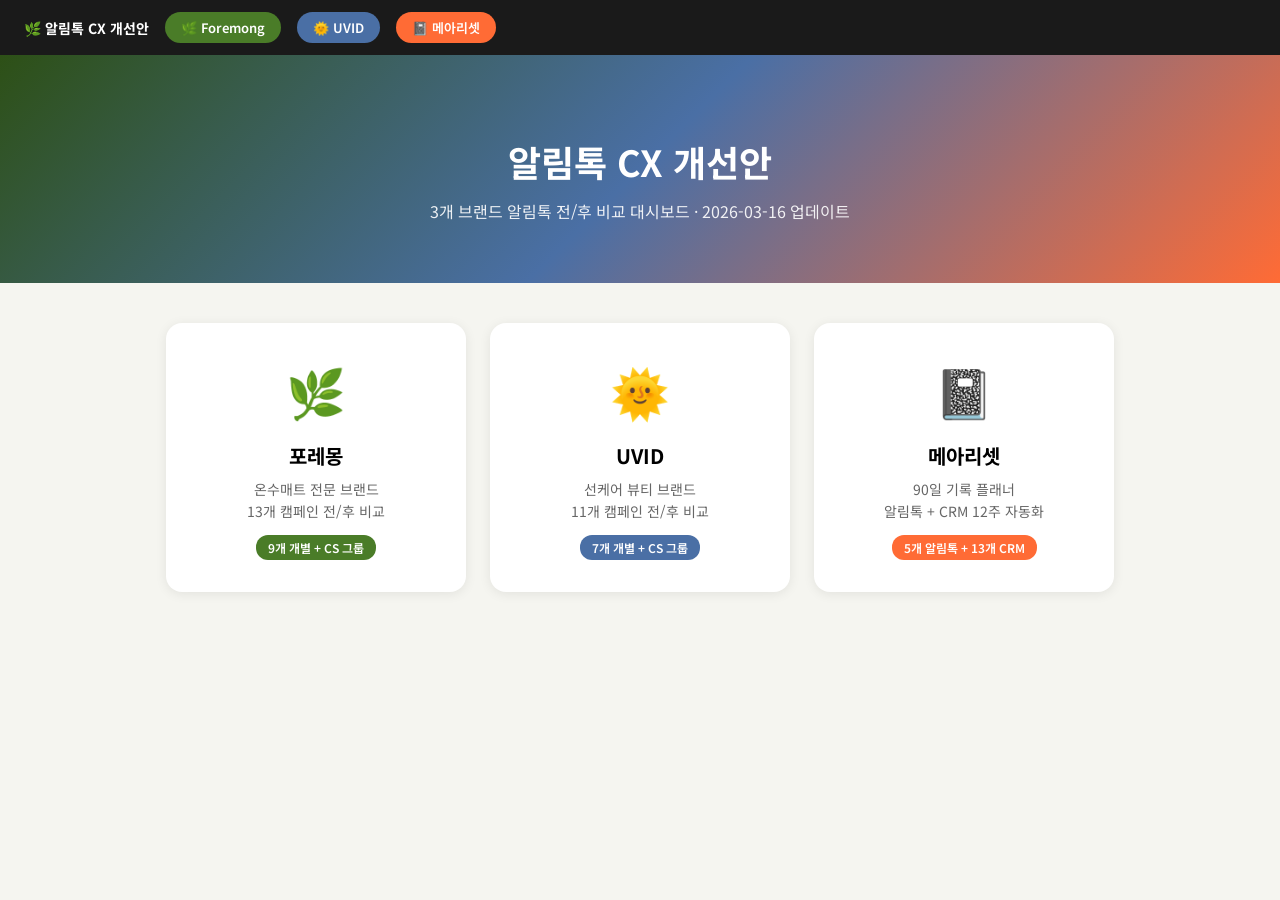
<file: index.html>
<!DOCTYPE html>
<html lang="ko">
<head>
<meta charset="UTF-8">
<meta name="viewport" content="width=device-width, initial-scale=1.0">
<title>알림톡 CX 개선안 — 그로밋</title>
<style>
  @import url('https://fonts.googleapis.com/css2?family=Noto+Sans+KR:wght@400;600;700&display=swap');
  * { margin:0; padding:0; box-sizing:border-box; }
  body { font-family:'Noto Sans KR',sans-serif; background:#f5f5f0; min-height:100vh; display:flex; flex-direction:column; }
  .top-nav {
    background:#1a1a1a; padding:12px 24px; display:flex; align-items:center; gap:16px; position:sticky; top:0; z-index:100;
  }
  .top-nav .logo { color:white; font-weight:700; font-size:14px; }
  .brand-btn {
    padding:6px 16px; border-radius:20px; font-size:13px; font-weight:600;
    border:none; cursor:pointer; text-decoration:none; transition:all 0.3s;
  }
  .brand-btn.foremong { background:#4a7c28; color:white; }
  .brand-btn.foremong:hover { background:#3d6820; }
  .brand-btn.uvid { background:#4A6FA5; color:white; }
  .brand-btn.uvid:hover { background:#3d5d8a; }
  .brand-btn.meariset { background:#FF6B35; color:white; }
  .brand-btn.meariset:hover { background:#e55a28; }
  .hero {
    text-align:center; padding:80px 24px 60px;
    background:linear-gradient(135deg, #2d5016 0%, #4A6FA5 50%, #FF6B35 100%);
    color:white;
  }
  .hero h1 { font-size:36px; font-weight:700; margin-bottom:12px; }
  .hero p { font-size:16px; opacity:0.9; }
  .cards { display:grid; grid-template-columns:repeat(auto-fit, minmax(300px,1fr)); gap:24px; max-width:1000px; margin:40px auto; padding:0 24px; }
  .card {
    background:white; border-radius:16px; padding:32px; text-align:center;
    box-shadow:0 2px 12px rgba(0,0,0,0.08); transition:transform 0.3s;
    text-decoration:none; color:inherit;
  }
  .card:hover { transform:translateY(-4px); }
  .card .emoji { font-size:48px; margin-bottom:16px; }
  .card h2 { font-size:20px; font-weight:700; margin-bottom:8px; }
  .card p { font-size:14px; color:#666; line-height:1.6; }
  .card .badge { display:inline-block; padding:4px 12px; border-radius:12px; font-size:12px; font-weight:600; margin-top:12px; color:white; }
</style>
</head>
<body>
  <div class="top-nav">
    <span class="logo">🌿 알림톡 CX 개선안</span>
    <a href="foremong.html" class="brand-btn foremong">🌿 Foremong</a>
    <a href="uvid.html" class="brand-btn uvid">🌞 UVID</a>
    <a href="meariset.html" class="brand-btn meariset">📓 메아리셋</a>
  </div>
  <div class="hero">
    <h1>알림톡 CX 개선안</h1>
    <p>3개 브랜드 알림톡 전/후 비교 대시보드 · 2026-03-16 업데이트</p>
  </div>
  <div class="cards">
    <a href="foremong.html" class="card">
      <div class="emoji">🌿</div>
      <h2>포레몽</h2>
      <p>온수매트 전문 브랜드<br>13개 캠페인 전/후 비교</p>
      <span class="badge" style="background:#4a7c28;">9개 개별 + CS 그룹</span>
    </a>
    <a href="uvid.html" class="card">
      <div class="emoji">🌞</div>
      <h2>UVID</h2>
      <p>선케어 뷰티 브랜드<br>11개 캠페인 전/후 비교</p>
      <span class="badge" style="background:#4A6FA5;">7개 개별 + CS 그룹</span>
    </a>
    <a href="meariset.html" class="card">
      <div class="emoji">📓</div>
      <h2>메아리셋</h2>
      <p>90일 기록 플래너<br>알림톡 + CRM 12주 자동화</p>
      <span class="badge" style="background:#FF6B35;">5개 알림톡 + 13개 CRM</span>
    </a>
  </div>
</body>
</html>
</file>
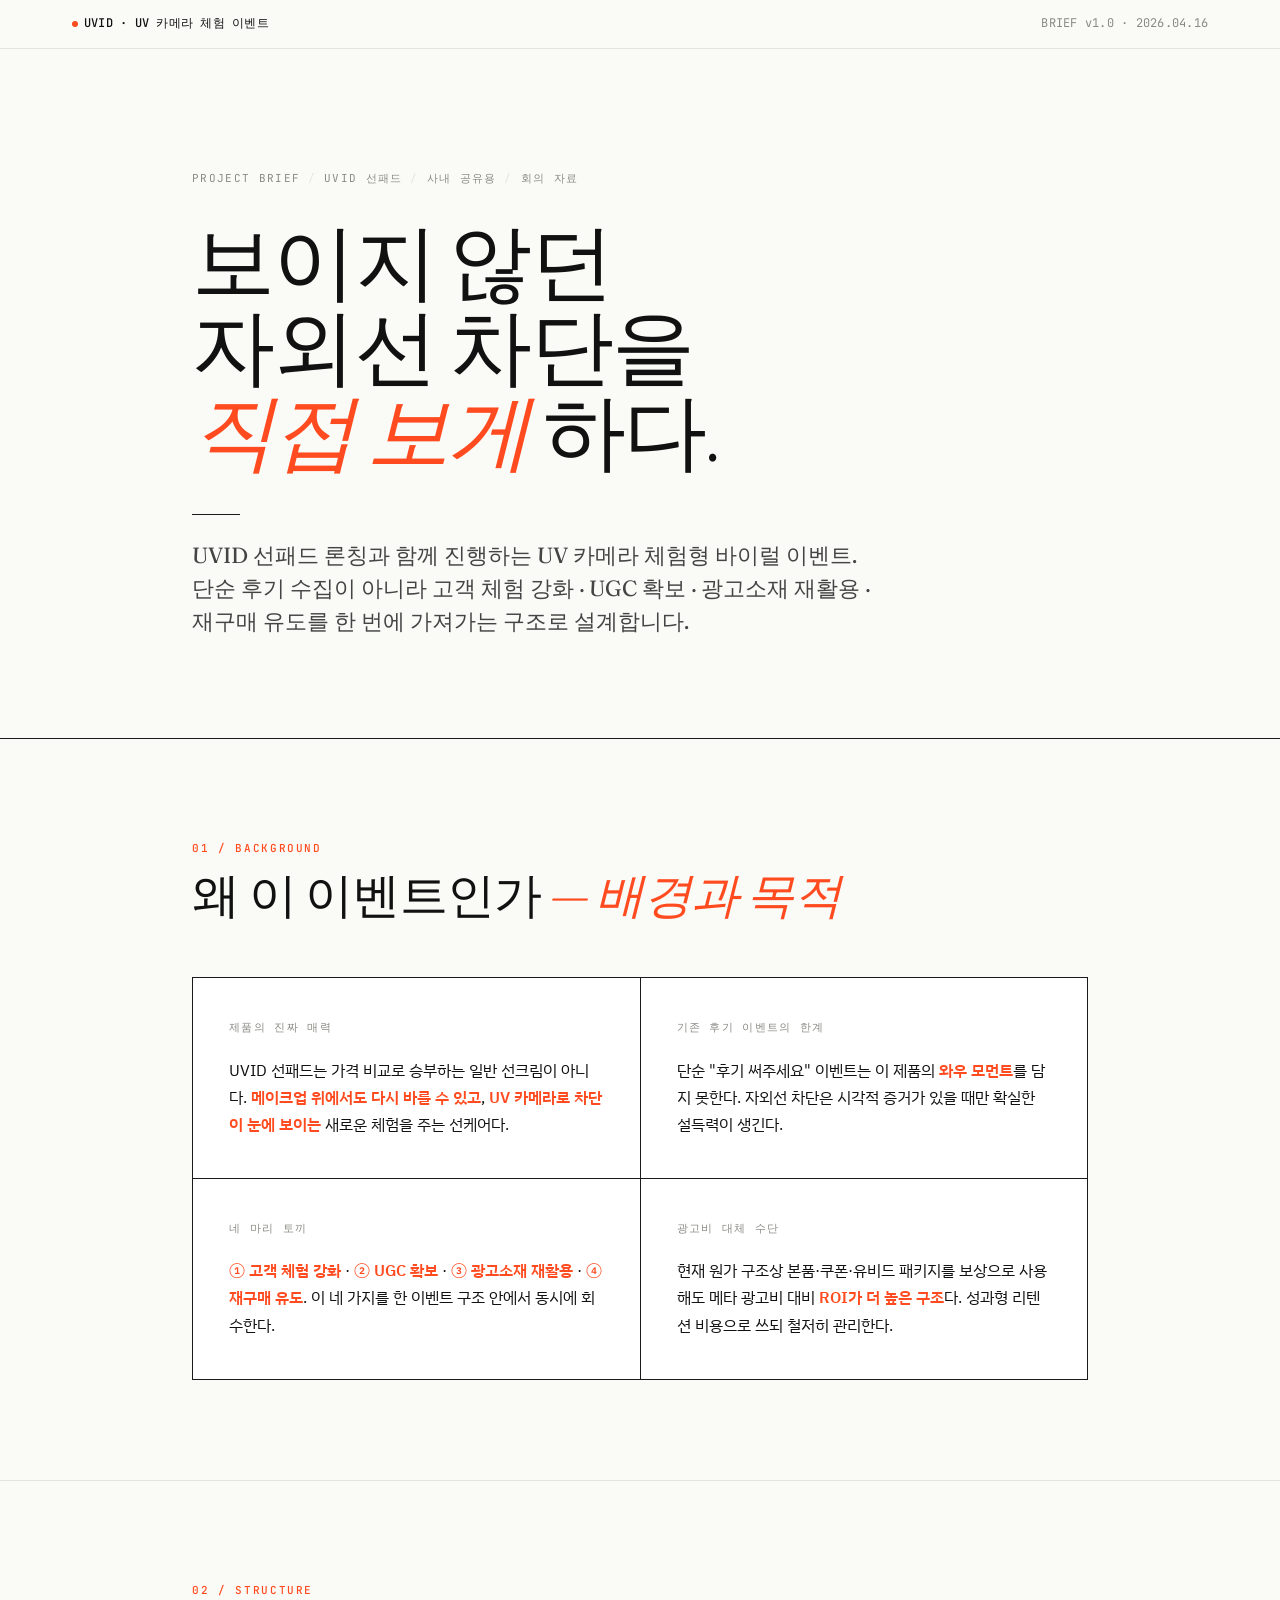
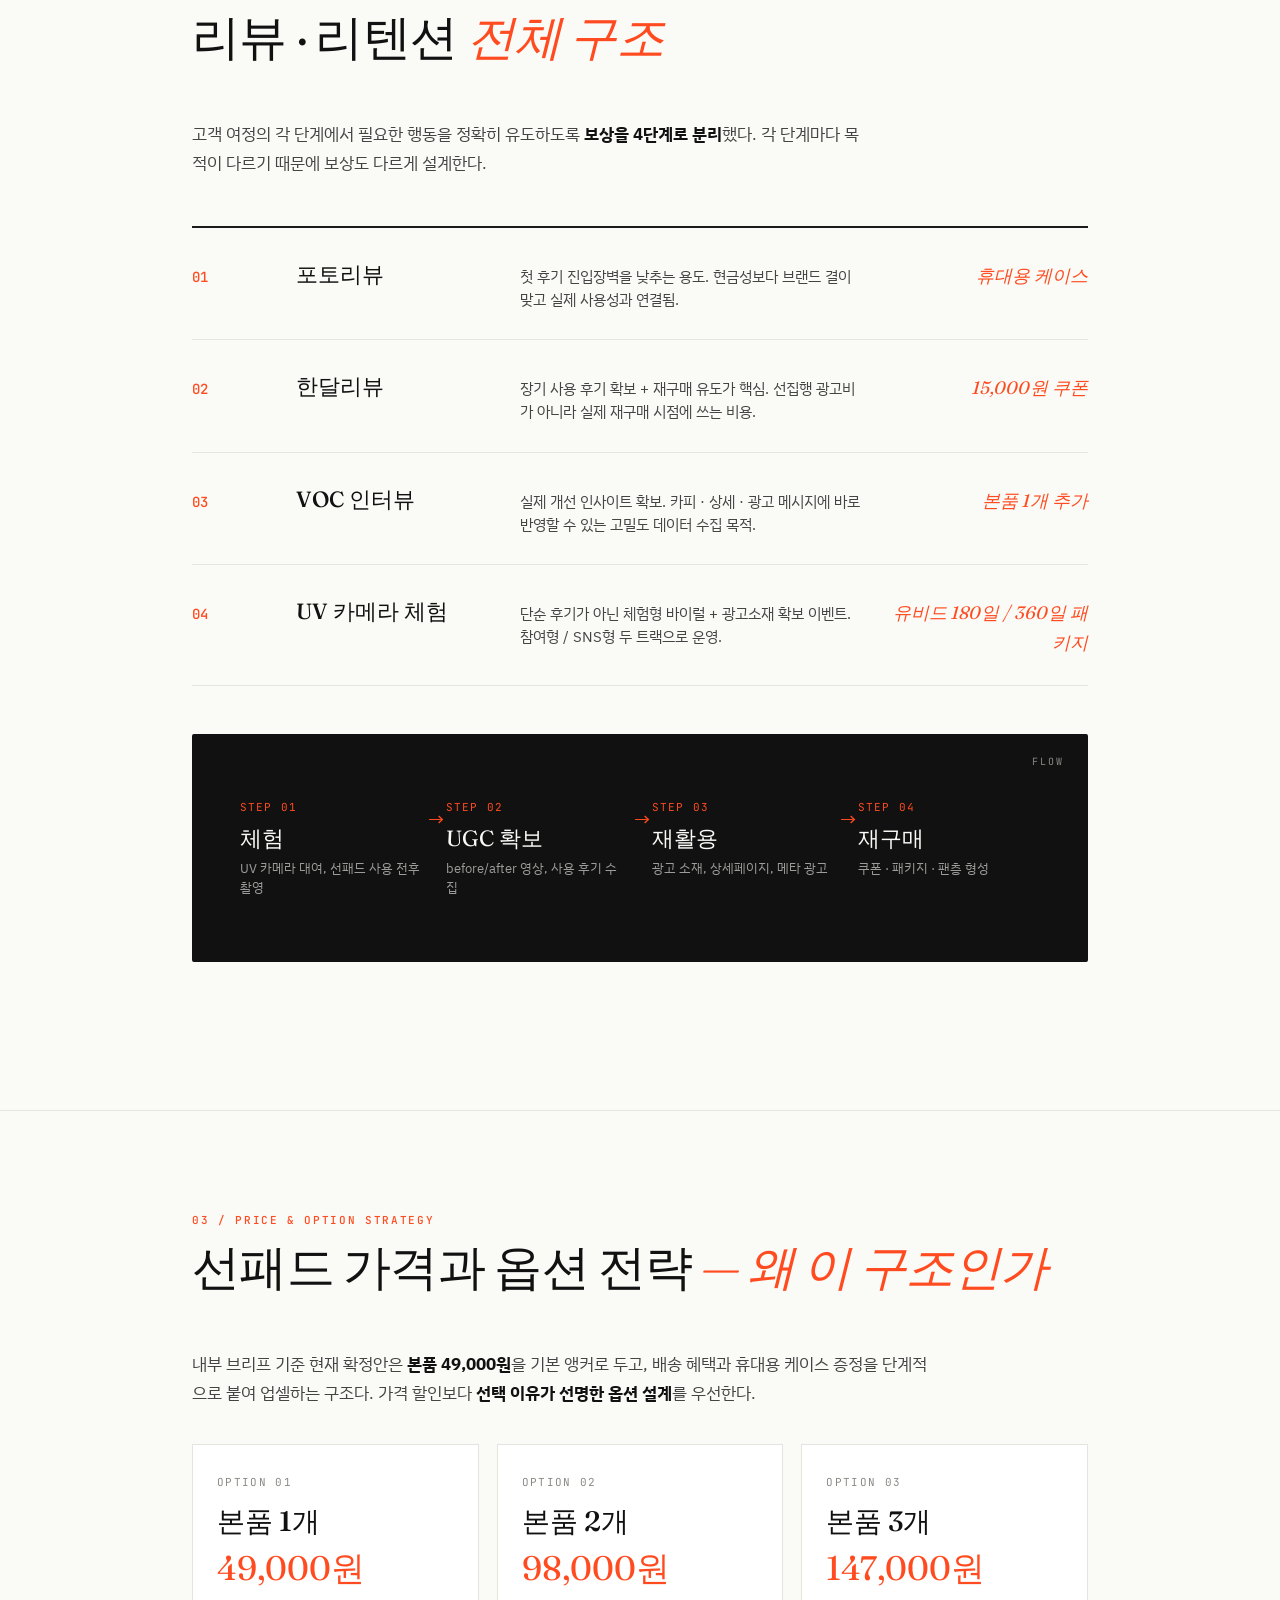
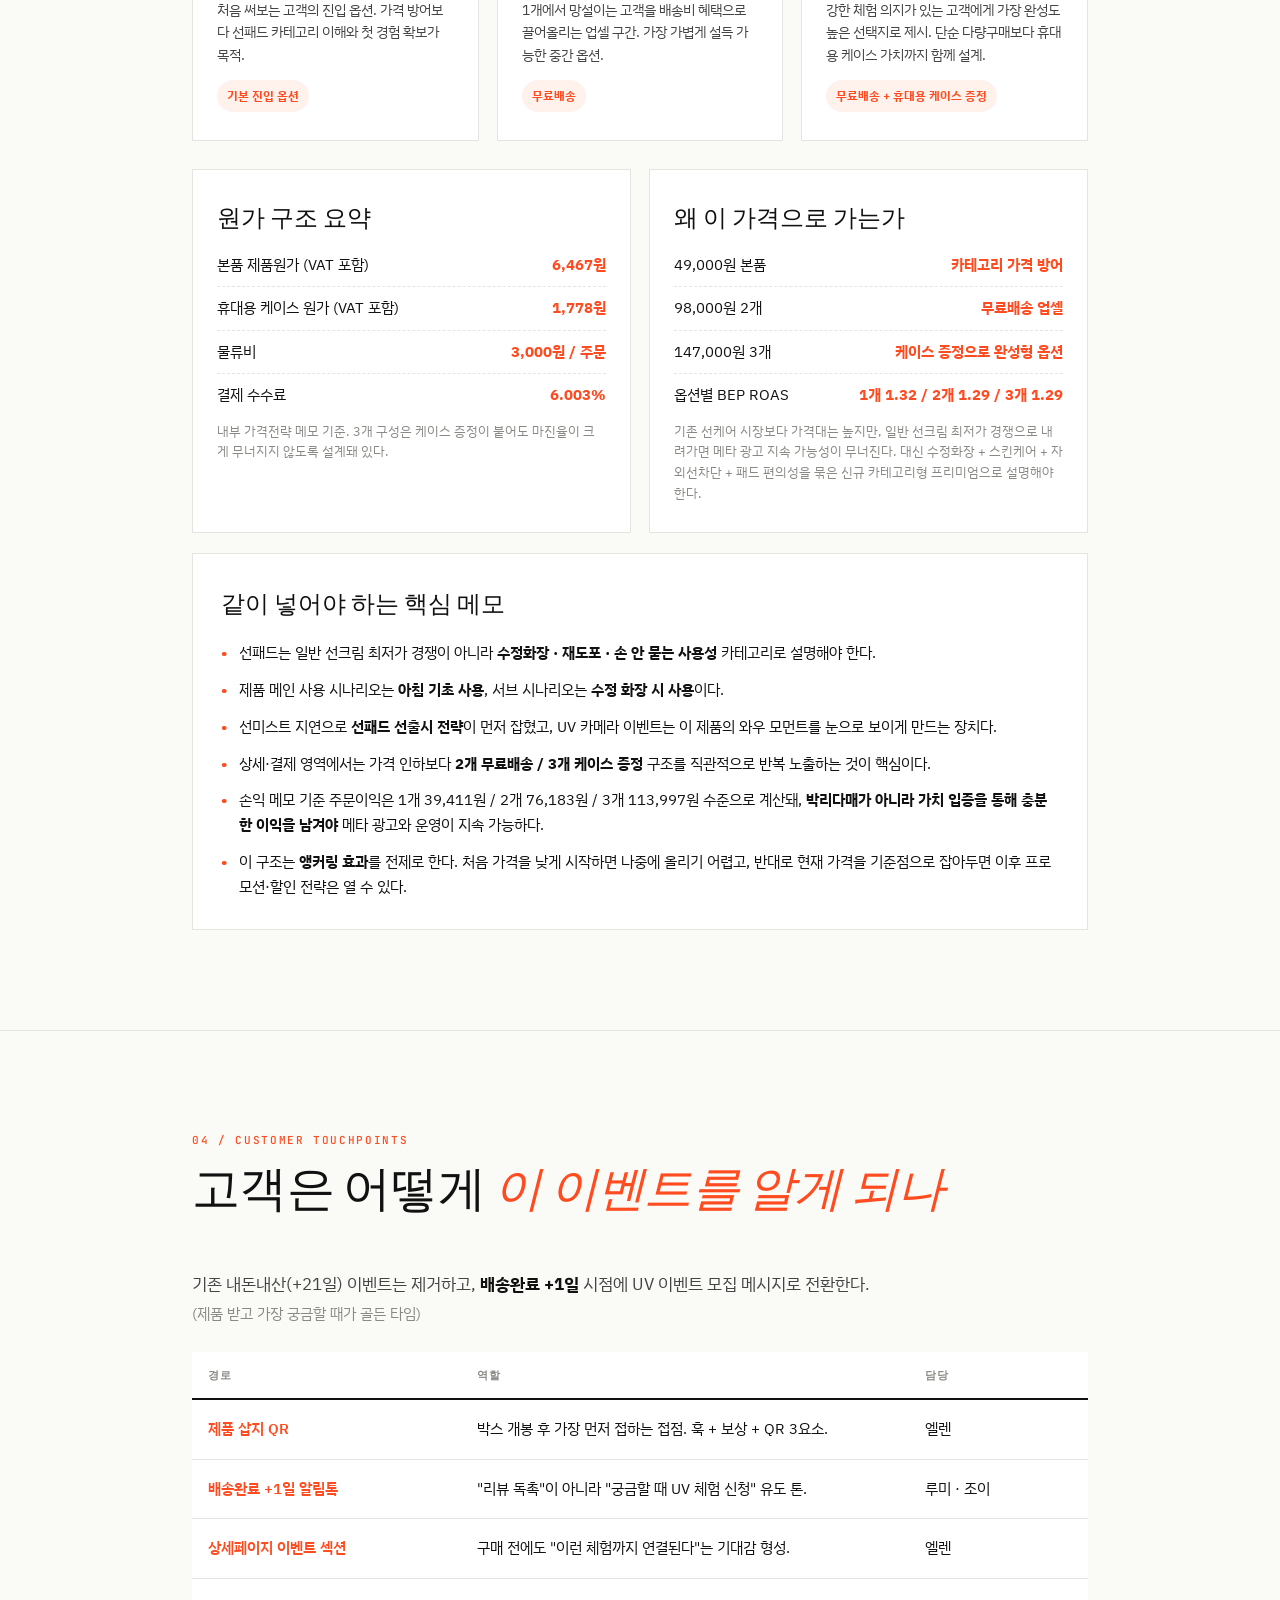
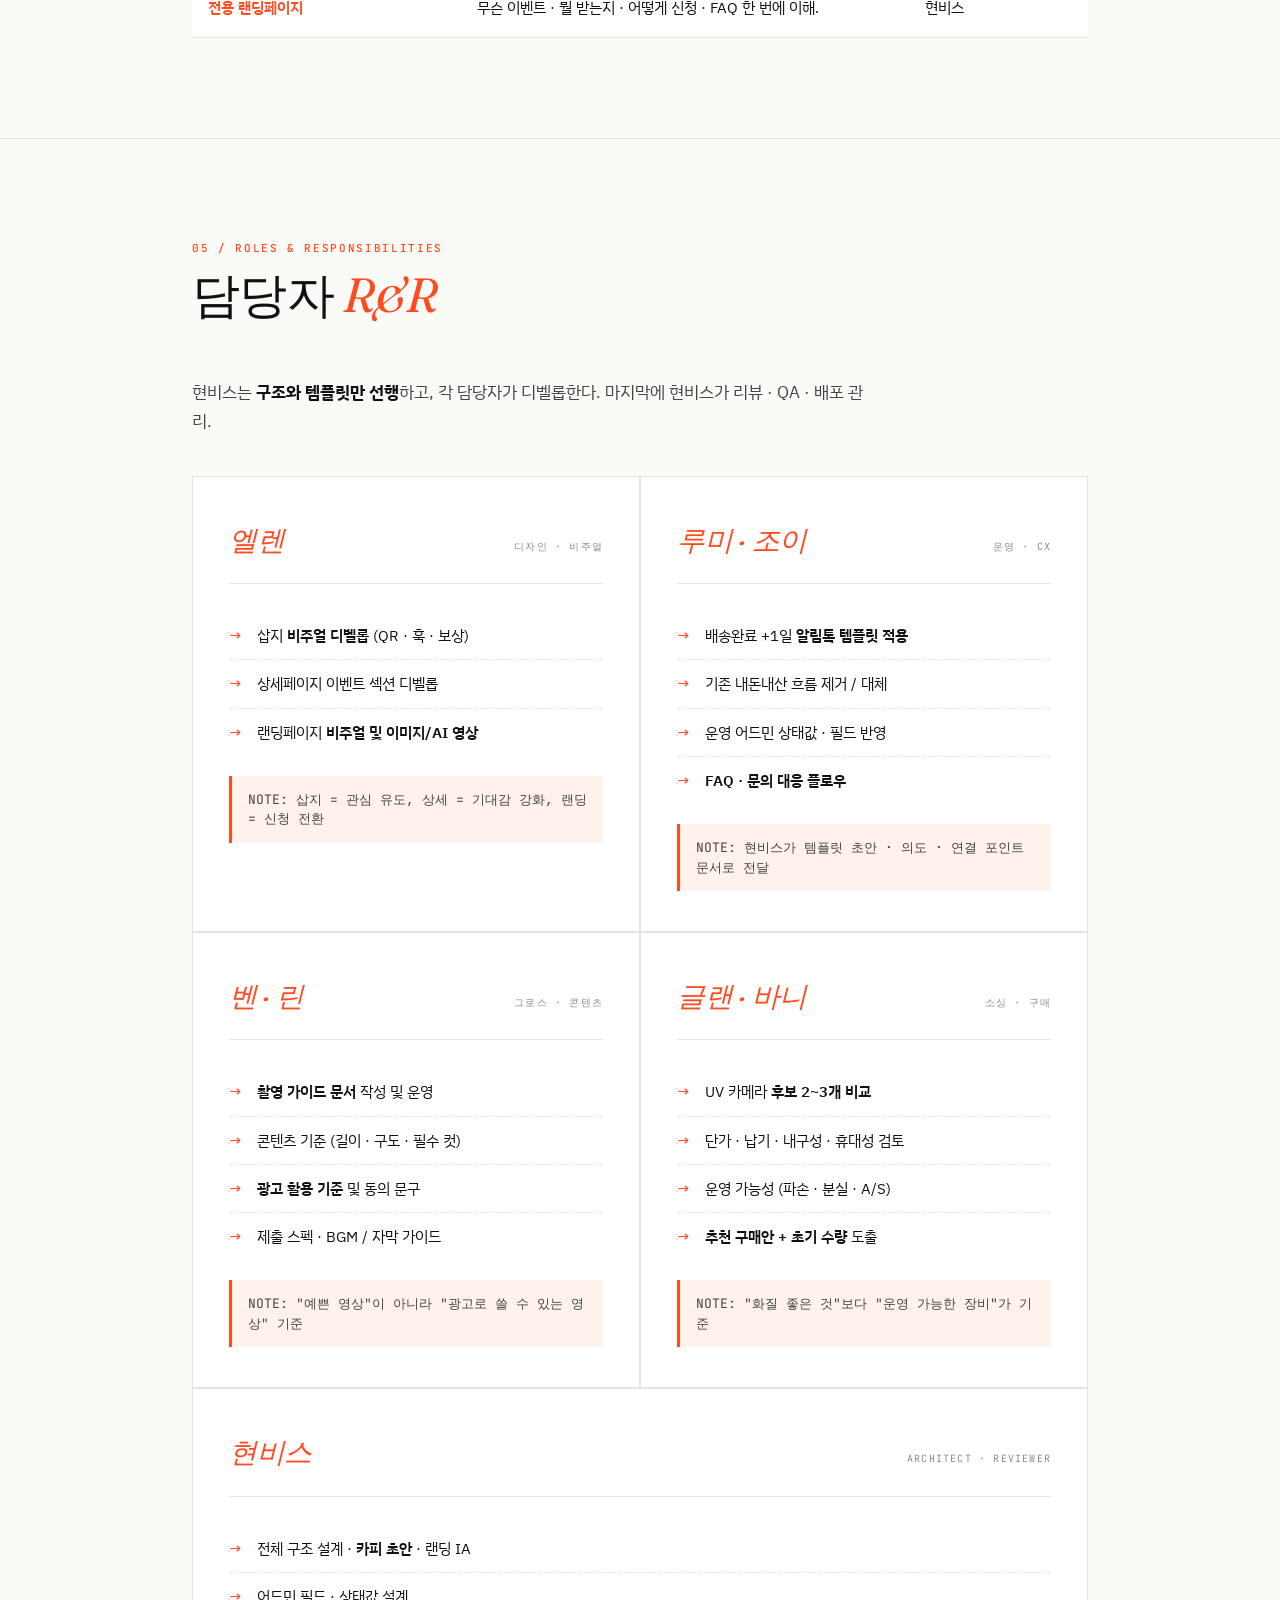
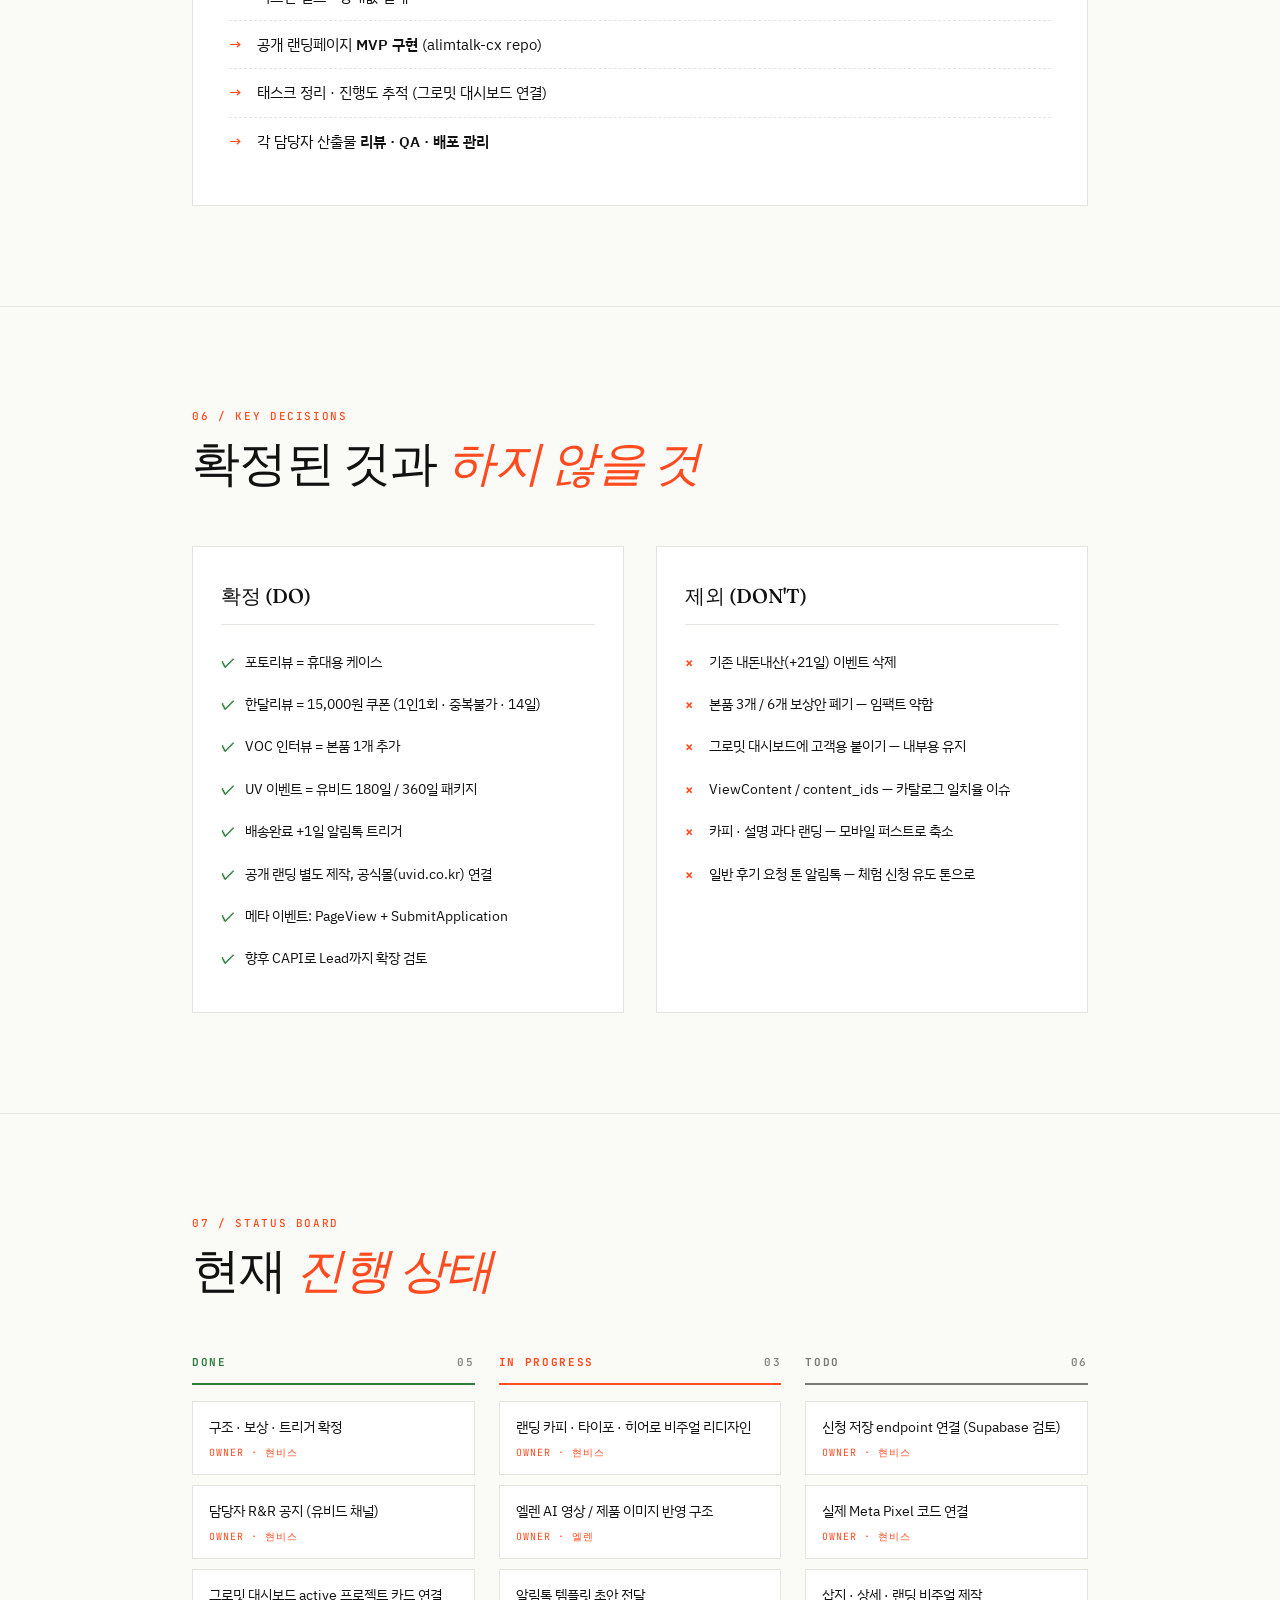
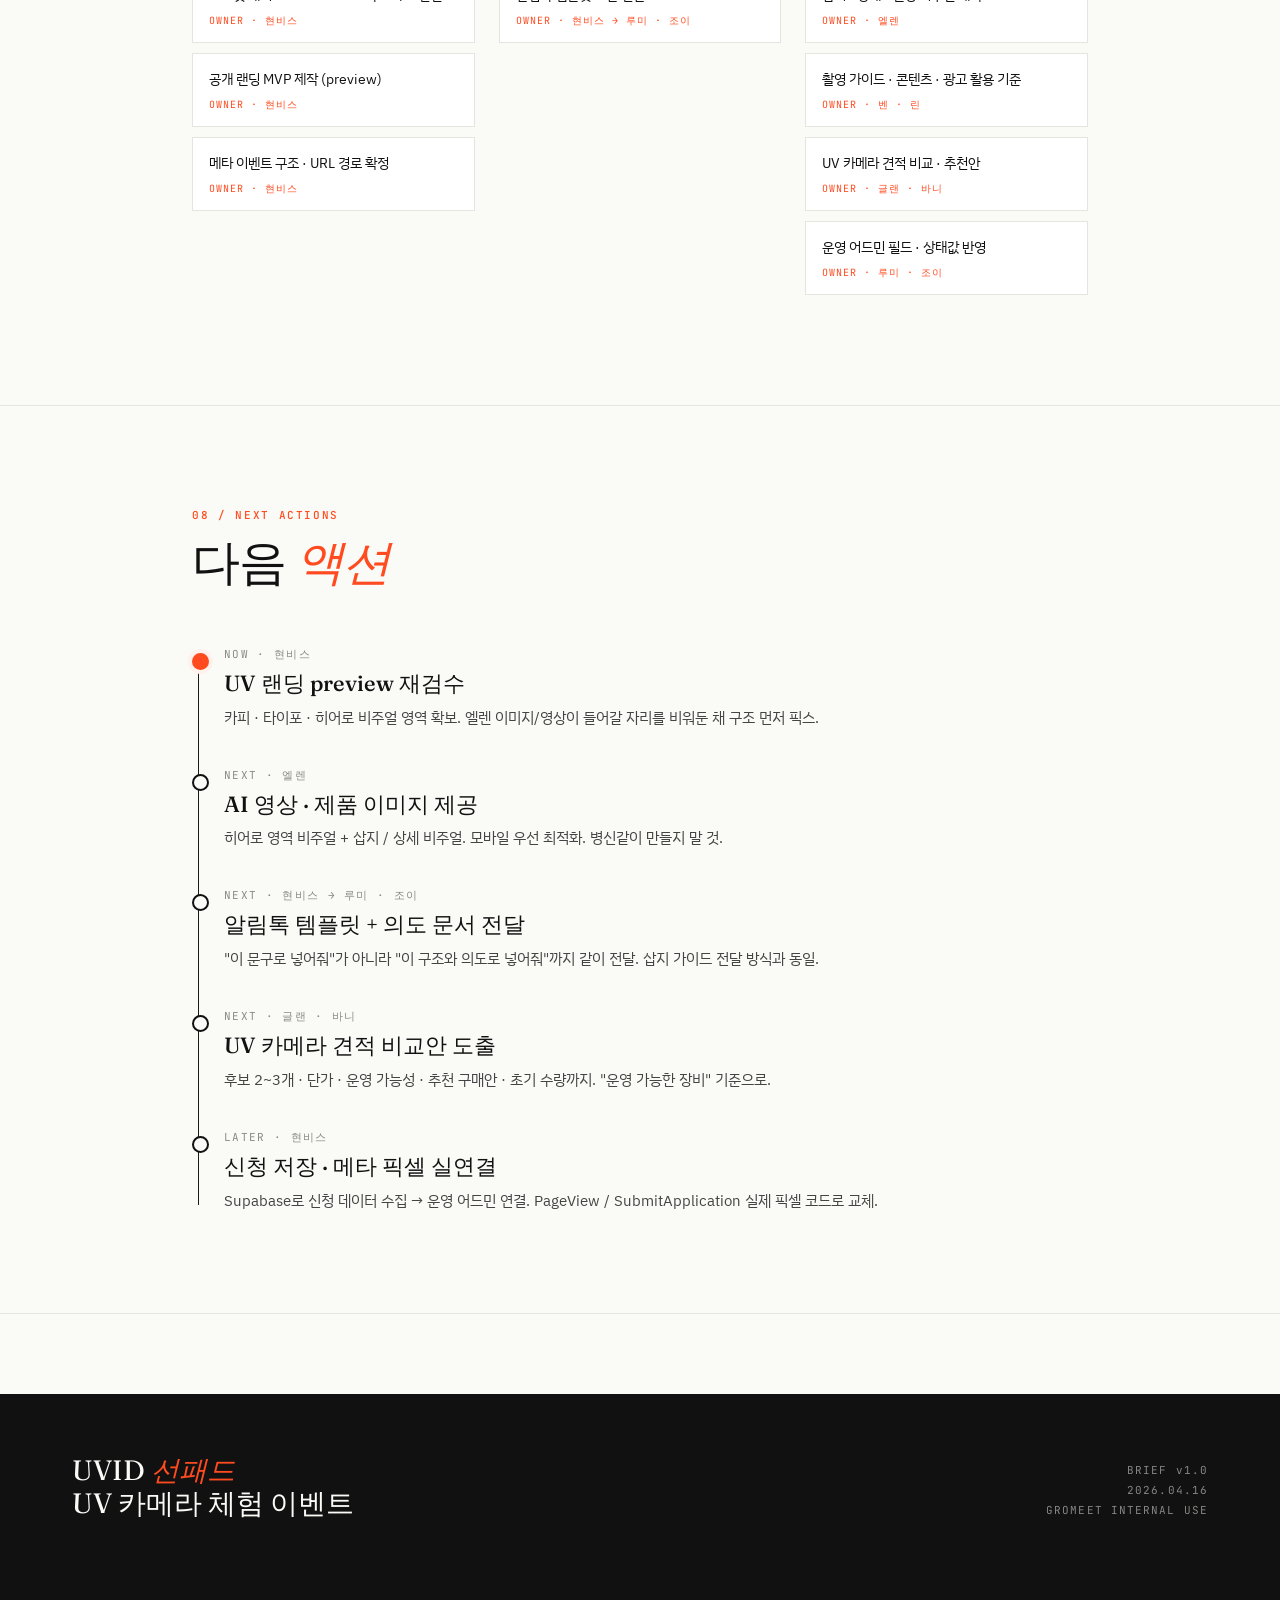
<file: event/uv-brief/index.html>
<!DOCTYPE html>
<html lang="ko">
<head>
<meta charset="UTF-8">
<meta name="viewport" content="width=device-width, initial-scale=1.0">
<title>UVID 선패드 · UV 카메라 체험 이벤트 브리프</title>
<link rel="preconnect" href="https://fonts.googleapis.com">
<link rel="preconnect" href="https://fonts.gstatic.com" crossorigin>
<link href="https://fonts.googleapis.com/css2?family=Fraunces:ital,opsz,wght@0,9..144,300;0,9..144,400;0,9..144,600;0,9..144,800;1,9..144,400&family=IBM+Plex+Sans+KR:wght@300;400;500;600;700&family=JetBrains+Mono:wght@400;500&display=swap" rel="stylesheet">
<style>
  :root {
    --bg: #fafaf7;
    --paper: #ffffff;
    --ink: #111111;
    --ink-soft: #444444;
    --muted: #8a8a85;
    --line: #1a1a1a;
    --line-soft: #e5e5e0;
    --accent: #ff4b1f;
    --accent-soft: #fff1ec;
    --done: #2f7d3f;
    --doing: #c97b00;
    --todo: #7a7a75;
  }

  * { box-sizing: border-box; margin: 0; padding: 0; }

  html { scroll-behavior: smooth; }

  body {
    background: var(--bg);
    color: var(--ink);
    font-family: 'IBM Plex Sans KR', -apple-system, sans-serif;
    font-weight: 400;
    line-height: 1.65;
    font-feature-settings: "kern", "liga";
    -webkit-font-smoothing: antialiased;
    -moz-osx-font-smoothing: grayscale;
  }

  /* ============ LAYOUT ============ */
  .container {
    max-width: 960px;
    margin: 0 auto;
    padding: 0 32px;
  }

  .container-wide {
    max-width: 1200px;
    margin: 0 auto;
    padding: 0 32px;
  }

  /* ============ TOP BAR ============ */
  .topbar {
    position: sticky;
    top: 0;
    background: rgba(250, 250, 247, 0.92);
    backdrop-filter: blur(12px);
    -webkit-backdrop-filter: blur(12px);
    border-bottom: 1px solid var(--line-soft);
    z-index: 100;
    padding: 14px 0;
    font-family: 'JetBrains Mono', monospace;
    font-size: 12px;
    letter-spacing: 0.02em;
  }
  .topbar-inner {
    display: flex;
    justify-content: space-between;
    align-items: center;
    color: var(--muted);
  }
  .topbar-inner .proj {
    color: var(--ink);
    font-weight: 500;
  }
  .topbar-inner .dot {
    display: inline-block;
    width: 6px;
    height: 6px;
    background: var(--accent);
    border-radius: 50%;
    margin-right: 6px;
    animation: pulse 2s infinite;
  }
  @keyframes pulse {
    0%, 100% { opacity: 1; }
    50% { opacity: 0.4; }
  }

  /* ============ HERO ============ */
  .hero {
    padding: 120px 0 100px;
    border-bottom: 1px solid var(--line);
    position: relative;
  }
  .hero-meta {
    font-family: 'JetBrains Mono', monospace;
    font-size: 11px;
    color: var(--muted);
    letter-spacing: 0.12em;
    text-transform: uppercase;
    margin-bottom: 32px;
    display: flex;
    gap: 24px;
  }
  .hero-meta span {
    position: relative;
  }
  .hero-meta span:not(:last-child)::after {
    content: "/";
    position: absolute;
    right: -16px;
    color: var(--line-soft);
  }

  .hero h1 {
    font-family: 'Fraunces', serif;
    font-weight: 300;
    font-size: clamp(42px, 6.5vw, 84px);
    line-height: 1.02;
    letter-spacing: -0.02em;
    margin-bottom: 40px;
    color: var(--ink);
  }
  .hero h1 em {
    font-style: italic;
    font-weight: 400;
    color: var(--accent);
  }
  .hero-lead {
    font-family: 'Fraunces', serif;
    font-weight: 400;
    font-size: clamp(18px, 2vw, 22px);
    line-height: 1.5;
    color: var(--ink-soft);
    max-width: 680px;
  }
  .hero-lead::before {
    content: "";
    display: block;
    width: 48px;
    height: 1px;
    background: var(--line);
    margin-bottom: 24px;
  }

  /* ============ SECTION ============ */
  .section {
    padding: 100px 0;
    border-bottom: 1px solid var(--line-soft);
  }
  .section-num {
    font-family: 'JetBrains Mono', monospace;
    font-size: 11px;
    color: var(--accent);
    letter-spacing: 0.15em;
    margin-bottom: 12px;
    font-weight: 500;
  }
  .section-title {
    font-family: 'Fraunces', serif;
    font-weight: 400;
    font-size: clamp(32px, 4vw, 48px);
    line-height: 1.1;
    letter-spacing: -0.015em;
    margin-bottom: 56px;
    color: var(--ink);
  }
  .section-title em {
    font-style: italic;
    color: var(--accent);
  }

  /* ============ BACKGROUND SECTION ============ */
  .bg-grid {
    display: grid;
    grid-template-columns: 1fr 1fr;
    gap: 0;
    border-top: 1px solid var(--line);
    border-left: 1px solid var(--line);
  }
  .bg-cell {
    border-right: 1px solid var(--line);
    border-bottom: 1px solid var(--line);
    padding: 40px 36px;
    background: var(--paper);
  }
  .bg-cell h3 {
    font-family: 'JetBrains Mono', monospace;
    font-size: 11px;
    letter-spacing: 0.12em;
    text-transform: uppercase;
    color: var(--muted);
    margin-bottom: 20px;
    font-weight: 500;
  }
  .bg-cell p {
    font-size: 16px;
    line-height: 1.7;
    color: var(--ink);
  }
  .bg-cell strong {
    font-weight: 600;
    color: var(--accent);
  }

  /* ============ STRUCTURE DIAGRAM ============ */
  .flow-diagram {
    background: var(--ink);
    color: var(--bg);
    padding: 64px 48px;
    margin: 48px 0;
    border-radius: 2px;
    position: relative;
    overflow: hidden;
  }
  .flow-diagram::before {
    content: "FLOW";
    position: absolute;
    top: 20px;
    right: 24px;
    font-family: 'JetBrains Mono', monospace;
    font-size: 10px;
    letter-spacing: 0.2em;
    color: var(--muted);
  }
  .flow-steps {
    display: grid;
    grid-template-columns: repeat(4, 1fr);
    gap: 24px;
    align-items: start;
  }
  .flow-step {
    position: relative;
  }
  .flow-step:not(:last-child)::after {
    content: "→";
    position: absolute;
    right: -22px;
    top: 4px;
    color: var(--accent);
    font-size: 20px;
  }
  .flow-step-num {
    font-family: 'JetBrains Mono', monospace;
    font-size: 11px;
    color: var(--accent);
    letter-spacing: 0.1em;
    margin-bottom: 8px;
  }
  .flow-step-title {
    font-family: 'Fraunces', serif;
    font-size: 22px;
    font-weight: 400;
    margin-bottom: 8px;
    line-height: 1.2;
  }
  .flow-step-desc {
    font-size: 13px;
    color: rgba(250, 250, 247, 0.6);
    line-height: 1.5;
  }

  /* ============ REWARDS TABLE ============ */
  .rewards {
    border-top: 2px solid var(--line);
  }
  .reward-row {
    display: grid;
    grid-template-columns: 80px 200px 1fr 200px;
    gap: 24px;
    padding: 28px 0;
    border-bottom: 1px solid var(--line-soft);
    align-items: baseline;
  }
  .reward-row:hover {
    background: var(--accent-soft);
    margin: 0 -16px;
    padding-left: 16px;
    padding-right: 16px;
    transition: all 0.2s ease;
  }
  .reward-num {
    font-family: 'JetBrains Mono', monospace;
    font-size: 14px;
    color: var(--accent);
    font-weight: 500;
  }
  .reward-stage {
    font-family: 'Fraunces', serif;
    font-size: 22px;
    font-weight: 500;
  }
  .reward-desc {
    font-size: 15px;
    color: var(--ink-soft);
    line-height: 1.55;
  }
  .reward-prize {
    text-align: right;
    font-family: 'Fraunces', serif;
    font-style: italic;
    font-size: 18px;
    color: var(--accent);
  }

  /* ============ RNR CARDS ============ */
  .rnr-grid {
    display: grid;
    grid-template-columns: repeat(2, 1fr);
    gap: 2px;
    background: var(--line-soft);
    border: 1px solid var(--line-soft);
  }
  .rnr-card {
    background: var(--paper);
    padding: 40px 36px;
    position: relative;
    transition: background 0.25s ease;
  }
  .rnr-card:hover {
    background: var(--bg);
  }
  .rnr-header {
    display: flex;
    justify-content: space-between;
    align-items: baseline;
    margin-bottom: 28px;
    padding-bottom: 20px;
    border-bottom: 1px solid var(--line-soft);
  }
  .rnr-name {
    font-family: 'Fraunces', serif;
    font-size: 28px;
    font-weight: 500;
    letter-spacing: -0.01em;
  }
  .rnr-name em {
    font-style: italic;
    color: var(--accent);
  }
  .rnr-role-tag {
    font-family: 'JetBrains Mono', monospace;
    font-size: 10px;
    color: var(--muted);
    letter-spacing: 0.12em;
    text-transform: uppercase;
  }
  .rnr-task-list {
    list-style: none;
    padding: 0;
  }
  .rnr-task-list li {
    padding: 12px 0;
    padding-left: 28px;
    position: relative;
    font-size: 15px;
    line-height: 1.55;
    color: var(--ink);
    border-bottom: 1px dashed var(--line-soft);
  }
  .rnr-task-list li:last-child {
    border-bottom: none;
  }
  .rnr-task-list li::before {
    content: "→";
    position: absolute;
    left: 0;
    color: var(--accent);
    font-weight: 500;
  }
  .rnr-task-list li strong {
    font-weight: 600;
  }
  .rnr-note {
    margin-top: 20px;
    padding: 14px 16px;
    background: var(--accent-soft);
    border-left: 3px solid var(--accent);
    font-size: 13px;
    color: var(--ink-soft);
    font-family: 'JetBrains Mono', monospace;
    line-height: 1.5;
  }

  /* ============ TIMELINE ============ */
  .timeline {
    position: relative;
    padding-left: 32px;
  }
  .timeline::before {
    content: "";
    position: absolute;
    left: 6px;
    top: 8px;
    bottom: 8px;
    width: 1px;
    background: var(--line);
  }
  .tl-item {
    position: relative;
    padding-bottom: 36px;
  }
  .tl-item:last-child { padding-bottom: 0; }
  .tl-item::before {
    content: "";
    position: absolute;
    left: -32px;
    top: 8px;
    width: 13px;
    height: 13px;
    background: var(--bg);
    border: 2px solid var(--ink);
    border-radius: 50%;
  }
  .tl-item.done::before { background: var(--ink); }
  .tl-item.doing::before {
    background: var(--accent);
    border-color: var(--accent);
    box-shadow: 0 0 0 4px var(--accent-soft);
  }
  .tl-phase {
    font-family: 'JetBrains Mono', monospace;
    font-size: 11px;
    color: var(--muted);
    letter-spacing: 0.12em;
    text-transform: uppercase;
    margin-bottom: 6px;
  }
  .tl-title {
    font-family: 'Fraunces', serif;
    font-size: 22px;
    font-weight: 500;
    margin-bottom: 8px;
    line-height: 1.3;
  }
  .tl-desc {
    font-size: 15px;
    color: var(--ink-soft);
    line-height: 1.6;
  }

  /* ============ PRICE & OPTION ============ */
  .offer-grid {
    display: grid;
    grid-template-columns: repeat(3, 1fr);
    gap: 18px;
    margin-bottom: 28px;
  }
  .offer-card {
    background: var(--paper);
    border: 1px solid var(--line-soft);
    padding: 28px 24px;
    min-height: 240px;
    display: grid;
    align-content: start;
    gap: 14px;
  }
  .offer-eyebrow {
    font-family: 'JetBrains Mono', monospace;
    font-size: 11px;
    letter-spacing: 0.12em;
    color: var(--muted);
    text-transform: uppercase;
  }
  .offer-card h3 {
    font-family: 'Fraunces', serif;
    font-size: 28px;
    font-weight: 500;
    line-height: 1.15;
  }
  .offer-price {
    font-family: 'Fraunces', serif;
    font-size: 34px;
    color: var(--accent);
    line-height: 1;
  }
  .offer-meta {
    font-size: 14px;
    color: var(--ink-soft);
    line-height: 1.6;
  }
  .offer-perk {
    display: inline-flex;
    width: fit-content;
    padding: 6px 10px;
    border-radius: 999px;
    background: var(--accent-soft);
    color: var(--accent);
    font-size: 12px;
    font-weight: 700;
  }
  .cost-board {
    display: grid;
    grid-template-columns: repeat(2, 1fr);
    gap: 18px;
    margin-bottom: 20px;
  }
  .cost-card {
    background: var(--paper);
    border: 1px solid var(--line-soft);
    padding: 28px 24px;
  }
  .cost-card h4 {
    font-family: 'Fraunces', serif;
    font-size: 24px;
    font-weight: 500;
    margin-bottom: 16px;
  }
  .cost-list {
    list-style: none;
    padding: 0;
    display: grid;
    gap: 10px;
  }
  .cost-list li {
    display: flex;
    justify-content: space-between;
    gap: 16px;
    padding-bottom: 10px;
    border-bottom: 1px dashed var(--line-soft);
    font-size: 15px;
    line-height: 1.5;
  }
  .cost-list li:last-child { border-bottom: none; padding-bottom: 0; }
  .cost-list strong { color: var(--accent); font-weight: 700; }
  .cost-note {
    font-size: 13px;
    color: var(--muted);
    margin-top: 14px;
    line-height: 1.6;
  }
  .strategy-panel {
    background: var(--paper);
    border: 1px solid var(--line-soft);
    padding: 30px 28px;
  }
  .strategy-panel h4 {
    font-family: 'Fraunces', serif;
    font-size: 24px;
    font-weight: 500;
    margin-bottom: 18px;
  }
  .strategy-list {
    list-style: none;
    padding: 0;
    display: grid;
    gap: 12px;
  }
  .strategy-list li {
    position: relative;
    padding-left: 18px;
    font-size: 15px;
    line-height: 1.65;
    color: var(--ink);
  }
  .strategy-list li::before {
    content: "•";
    position: absolute;
    left: 0;
    color: var(--accent);
    font-weight: 700;
  }

  /* ============ DECISIONS ============ */
  .decisions {
    display: grid;
    grid-template-columns: 1fr 1fr;
    gap: 32px;
  }
  .decision-box {
    background: var(--paper);
    border: 1px solid var(--line-soft);
    padding: 32px 28px;
  }
  .decision-box h4 {
    font-family: 'Fraunces', serif;
    font-weight: 500;
    font-size: 20px;
    margin-bottom: 16px;
    padding-bottom: 12px;
    border-bottom: 1px solid var(--line-soft);
  }
  .decision-box ul {
    list-style: none;
    padding: 0;
  }
  .decision-box li {
    padding: 10px 0;
    padding-left: 24px;
    position: relative;
    font-size: 14px;
    line-height: 1.6;
    color: var(--ink);
  }
  .decision-box.positive li::before {
    content: "✓";
    position: absolute;
    left: 0;
    color: var(--done);
    font-weight: 700;
  }
  .decision-box.negative li::before {
    content: "×";
    position: absolute;
    left: 0;
    color: var(--accent);
    font-weight: 700;
  }

  /* ============ STATUS BOARD ============ */
  .status-board {
    display: grid;
    grid-template-columns: repeat(3, 1fr);
    gap: 24px;
  }
  .status-col h4 {
    font-family: 'JetBrains Mono', monospace;
    font-size: 11px;
    letter-spacing: 0.15em;
    text-transform: uppercase;
    padding-bottom: 12px;
    border-bottom: 2px solid var(--ink);
    margin-bottom: 16px;
    display: flex;
    justify-content: space-between;
  }
  .status-col h4 .count {
    color: var(--muted);
  }
  .status-col.done h4 { border-color: var(--done); color: var(--done); }
  .status-col.doing h4 { border-color: var(--accent); color: var(--accent); }
  .status-col.todo h4 { border-color: var(--todo); color: var(--todo); }

  .status-card {
    background: var(--paper);
    border: 1px solid var(--line-soft);
    padding: 14px 16px;
    margin-bottom: 10px;
    font-size: 14px;
    line-height: 1.5;
    transition: transform 0.15s ease, box-shadow 0.15s ease;
  }
  .status-card:hover {
    transform: translateY(-2px);
    box-shadow: 0 4px 12px rgba(0,0,0,0.06);
  }
  .status-card .owner {
    font-family: 'JetBrains Mono', monospace;
    font-size: 10px;
    color: var(--accent);
    letter-spacing: 0.1em;
    text-transform: uppercase;
    margin-top: 8px;
  }

  /* ============ TRIGGER TABLE ============ */
  .trigger-table {
    width: 100%;
    border-collapse: collapse;
    margin-top: 24px;
  }
  .trigger-table th {
    text-align: left;
    padding: 14px 16px;
    font-family: 'JetBrains Mono', monospace;
    font-size: 11px;
    letter-spacing: 0.12em;
    text-transform: uppercase;
    color: var(--muted);
    border-bottom: 2px solid var(--ink);
    background: var(--paper);
  }
  .trigger-table td {
    padding: 18px 16px;
    border-bottom: 1px solid var(--line-soft);
    font-size: 15px;
    line-height: 1.5;
    background: var(--paper);
  }
  .trigger-table tr:hover td {
    background: var(--accent-soft);
  }
  .trigger-table td strong { color: var(--accent); font-weight: 600; }

  /* ============ FOOTER ============ */
  .footer {
    padding: 60px 0 80px;
    background: var(--ink);
    color: var(--bg);
    margin-top: 80px;
  }
  .footer-inner {
    display: flex;
    justify-content: space-between;
    align-items: flex-end;
    flex-wrap: wrap;
    gap: 24px;
  }
  .footer-brand {
    font-family: 'Fraunces', serif;
    font-size: 28px;
    font-weight: 400;
    line-height: 1.2;
  }
  .footer-brand em {
    font-style: italic;
    color: var(--accent);
  }
  .footer-meta {
    font-family: 'JetBrains Mono', monospace;
    font-size: 11px;
    color: rgba(250, 250, 247, 0.5);
    text-align: right;
    letter-spacing: 0.1em;
    line-height: 1.8;
  }

  /* ============ RESPONSIVE ============ */
  @media (max-width: 768px) {
    .container, .container-wide { padding: 0 20px; }
    .hero { padding: 80px 0 60px; }
    .section { padding: 60px 0; }
    .bg-grid { grid-template-columns: 1fr; }
    .flow-steps { grid-template-columns: 1fr; gap: 32px; }
    .flow-step:not(:last-child)::after {
      content: "↓";
      right: 50%;
      top: auto;
      bottom: -24px;
      transform: translateX(50%);
    }
    .flow-diagram { padding: 40px 28px; }
    .reward-row {
      grid-template-columns: 1fr;
      gap: 8px;
    }
    .reward-prize { text-align: left; }
    .offer-grid { grid-template-columns: 1fr; }
    .cost-board { grid-template-columns: 1fr; }
    .rnr-grid { grid-template-columns: 1fr; }
    .decisions { grid-template-columns: 1fr; }
    .status-board { grid-template-columns: 1fr; }
    .hero-meta { flex-direction: column; gap: 6px; }
    .hero-meta span:not(:last-child)::after { display: none; }
    .trigger-table th, .trigger-table td { padding: 12px 10px; font-size: 13px; }
  }

  /* ============ SCROLL REVEAL ============ */
  .reveal {
    opacity: 0;
    transform: translateY(20px);
    transition: opacity 0.8s ease, transform 0.8s ease;
  }
  .reveal.visible {
    opacity: 1;
    transform: translateY(0);
  }
</style>
</head>
<body>

<!-- ============ TOP BAR ============ -->
<div class="topbar">
  <div class="container-wide topbar-inner">
    <div><span class="dot"></span><span class="proj">UVID · UV 카메라 체험 이벤트</span></div>
    <div>BRIEF v1.0 · 2026.04.16</div>
  </div>
</div>

<!-- ============ HERO ============ -->
<section class="hero">
  <div class="container">
    <div class="hero-meta">
      <span>PROJECT BRIEF</span>
      <span>UVID 선패드</span>
      <span>사내 공유용</span>
      <span>회의 자료</span>
    </div>
    <h1>
      보이지 않던<br>
      자외선 차단을<br>
      <em>직접 보게</em> 하다.
    </h1>
    <p class="hero-lead">
      UVID 선패드 론칭과 함께 진행하는 UV 카메라 체험형 바이럴 이벤트.
      단순 후기 수집이 아니라 고객 체험 강화 · UGC 확보 · 광고소재 재활용 ·
      재구매 유도를 한 번에 가져가는 구조로 설계합니다.
    </p>
  </div>
</section>

<!-- ============ 01 BACKGROUND ============ -->
<section class="section" id="background">
  <div class="container">
    <div class="section-num">01 / BACKGROUND</div>
    <h2 class="section-title">왜 이 이벤트인가 <em>— 배경과 목적</em></h2>

    <div class="bg-grid">
      <div class="bg-cell">
        <h3>제품의 진짜 매력</h3>
        <p>
          UVID 선패드는 가격 비교로 승부하는 일반 선크림이 아니다.
          <strong>메이크업 위에서도 다시 바를 수 있고</strong>,
          <strong>UV 카메라로 차단이 눈에 보이는</strong>
          새로운 체험을 주는 선케어다.
        </p>
      </div>
      <div class="bg-cell">
        <h3>기존 후기 이벤트의 한계</h3>
        <p>
          단순 "후기 써주세요" 이벤트는 이 제품의 <strong>와우 모먼트</strong>를
          담지 못한다. 자외선 차단은 시각적 증거가 있을 때만
          확실한 설득력이 생긴다.
        </p>
      </div>
      <div class="bg-cell">
        <h3>네 마리 토끼</h3>
        <p>
          <strong>① 고객 체험 강화</strong> ·
          <strong>② UGC 확보</strong> ·
          <strong>③ 광고소재 재활용</strong> ·
          <strong>④ 재구매 유도</strong>.
          이 네 가지를 한 이벤트 구조 안에서 동시에 회수한다.
        </p>
      </div>
      <div class="bg-cell">
        <h3>광고비 대체 수단</h3>
        <p>
          현재 원가 구조상 본품·쿠폰·유비드 패키지를 보상으로 사용해도
          메타 광고비 대비 <strong>ROI가 더 높은 구조</strong>다.
          성과형 리텐션 비용으로 쓰되 철저히 관리한다.
        </p>
      </div>
    </div>
  </div>
</section>

<!-- ============ 02 STRUCTURE ============ -->
<section class="section" id="structure">
  <div class="container">
    <div class="section-num">02 / STRUCTURE</div>
    <h2 class="section-title">리뷰 · 리텐션 <em>전체 구조</em></h2>

    <p style="font-size: 17px; line-height: 1.7; color: var(--ink-soft); margin-bottom: 48px; max-width: 680px;">
      고객 여정의 각 단계에서 필요한 행동을 정확히 유도하도록
      <strong style="color: var(--ink);">보상을 4단계로 분리</strong>했다.
      각 단계마다 목적이 다르기 때문에 보상도 다르게 설계한다.
    </p>

    <div class="rewards">
      <div class="reward-row">
        <div class="reward-num">01</div>
        <div class="reward-stage">포토리뷰</div>
        <div class="reward-desc">
          첫 후기 진입장벽을 낮추는 용도.
          현금성보다 브랜드 결이 맞고 실제 사용성과 연결됨.
        </div>
        <div class="reward-prize">휴대용 케이스</div>
      </div>

      <div class="reward-row">
        <div class="reward-num">02</div>
        <div class="reward-stage">한달리뷰</div>
        <div class="reward-desc">
          장기 사용 후기 확보 + 재구매 유도가 핵심.
          선집행 광고비가 아니라 실제 재구매 시점에 쓰는 비용.
        </div>
        <div class="reward-prize">15,000원 쿠폰</div>
      </div>

      <div class="reward-row">
        <div class="reward-num">03</div>
        <div class="reward-stage">VOC 인터뷰</div>
        <div class="reward-desc">
          실제 개선 인사이트 확보. 카피 · 상세 · 광고 메시지에
          바로 반영할 수 있는 고밀도 데이터 수집 목적.
        </div>
        <div class="reward-prize">본품 1개 추가</div>
      </div>

      <div class="reward-row">
        <div class="reward-num">04</div>
        <div class="reward-stage">UV 카메라 체험</div>
        <div class="reward-desc">
          단순 후기가 아닌 체험형 바이럴 + 광고소재 확보 이벤트.
          참여형 / SNS형 두 트랙으로 운영.
        </div>
        <div class="reward-prize">유비드 180일 / 360일 패키지</div>
      </div>
    </div>

    <div class="flow-diagram">
      <div class="flow-steps">
        <div class="flow-step">
          <div class="flow-step-num">STEP 01</div>
          <div class="flow-step-title">체험</div>
          <div class="flow-step-desc">UV 카메라 대여, 선패드 사용 전후 촬영</div>
        </div>
        <div class="flow-step">
          <div class="flow-step-num">STEP 02</div>
          <div class="flow-step-title">UGC 확보</div>
          <div class="flow-step-desc">before/after 영상, 사용 후기 수집</div>
        </div>
        <div class="flow-step">
          <div class="flow-step-num">STEP 03</div>
          <div class="flow-step-title">재활용</div>
          <div class="flow-step-desc">광고 소재, 상세페이지, 메타 광고</div>
        </div>
        <div class="flow-step">
          <div class="flow-step-num">STEP 04</div>
          <div class="flow-step-title">재구매</div>
          <div class="flow-step-desc">쿠폰 · 패키지 · 팬층 형성</div>
        </div>
      </div>
    </div>
  </div>
</section>

<!-- ============ 03 PRICE & OPTION ============ -->
<section class="section" id="pricing">
  <div class="container">
    <div class="section-num">03 / PRICE & OPTION STRATEGY</div>
    <h2 class="section-title">선패드 가격과 옵션 전략 <em>— 왜 이 구조인가</em></h2>

    <p style="font-size: 17px; line-height: 1.7; color: var(--ink-soft); margin-bottom: 36px; max-width: 740px;">
      내부 브리프 기준 현재 확정안은 <strong style="color: var(--ink);">본품 49,000원</strong>을 기본 앵커로 두고,
      배송 혜택과 휴대용 케이스 증정을 단계적으로 붙여 업셀하는 구조다.
      가격 할인보다 <strong style="color: var(--ink);">선택 이유가 선명한 옵션 설계</strong>를 우선한다.
    </p>

    <div class="offer-grid">
      <article class="offer-card">
        <div class="offer-eyebrow">OPTION 01</div>
        <h3>본품 1개</h3>
        <div class="offer-price">49,000원</div>
        <div class="offer-meta">
          처음 써보는 고객의 진입 옵션.
          가격 방어보다 선패드 카테고리 이해와 첫 경험 확보가 목적.
        </div>
        <div class="offer-perk">기본 진입 옵션</div>
      </article>

      <article class="offer-card">
        <div class="offer-eyebrow">OPTION 02</div>
        <h3>본품 2개</h3>
        <div class="offer-price">98,000원</div>
        <div class="offer-meta">
          1개에서 망설이는 고객을 배송비 혜택으로 끌어올리는 업셀 구간.
          가장 가볍게 설득 가능한 중간 옵션.
        </div>
        <div class="offer-perk">무료배송</div>
      </article>

      <article class="offer-card">
        <div class="offer-eyebrow">OPTION 03</div>
        <h3>본품 3개</h3>
        <div class="offer-price">147,000원</div>
        <div class="offer-meta">
          강한 체험 의지가 있는 고객에게 가장 완성도 높은 선택지로 제시.
          단순 다량구매보다 휴대용 케이스 가치까지 함께 설계.
        </div>
        <div class="offer-perk">무료배송 + 휴대용 케이스 증정</div>
      </article>
    </div>

    <div class="cost-board">
      <article class="cost-card">
        <h4>원가 구조 요약</h4>
        <ul class="cost-list">
          <li><span>본품 제품원가 (VAT 포함)</span><strong>6,467원</strong></li>
          <li><span>휴대용 케이스 원가 (VAT 포함)</span><strong>1,778원</strong></li>
          <li><span>물류비</span><strong>3,000원 / 주문</strong></li>
          <li><span>결제 수수료</span><strong>6.003%</strong></li>
        </ul>
        <div class="cost-note">내부 가격전략 메모 기준. 3개 구성은 케이스 증정이 붙어도 마진율이 크게 무너지지 않도록 설계돼 있다.</div>
      </article>

      <article class="cost-card">
        <h4>왜 이 가격으로 가는가</h4>
        <ul class="cost-list">
          <li><span>49,000원 본품</span><strong>카테고리 가격 방어</strong></li>
          <li><span>98,000원 2개</span><strong>무료배송 업셀</strong></li>
          <li><span>147,000원 3개</span><strong>케이스 증정으로 완성형 옵션</strong></li>
          <li><span>옵션별 BEP ROAS</span><strong>1개 1.32 / 2개 1.29 / 3개 1.29</strong></li>
        </ul>
        <div class="cost-note">기존 선케어 시장보다 가격대는 높지만, 일반 선크림 최저가 경쟁으로 내려가면 메타 광고 지속 가능성이 무너진다. 대신 수정화장 + 스킨케어 + 자외선차단 + 패드 편의성을 묶은 신규 카테고리형 프리미엄으로 설명해야 한다.</div>
      </article>
    </div>

    <div class="strategy-panel">
      <h4>같이 넣어야 하는 핵심 메모</h4>
      <ul class="strategy-list">
        <li>선패드는 일반 선크림 최저가 경쟁이 아니라 <strong>수정화장 · 재도포 · 손 안 묻는 사용성</strong> 카테고리로 설명해야 한다.</li>
        <li>제품 메인 사용 시나리오는 <strong>아침 기초 사용</strong>, 서브 시나리오는 <strong>수정 화장 시 사용</strong>이다.</li>
        <li>선미스트 지연으로 <strong>선패드 선출시 전략</strong>이 먼저 잡혔고, UV 카메라 이벤트는 이 제품의 와우 모먼트를 눈으로 보이게 만드는 장치다.</li>
        <li>상세·결제 영역에서는 가격 인하보다 <strong>2개 무료배송 / 3개 케이스 증정</strong> 구조를 직관적으로 반복 노출하는 것이 핵심이다.</li>
        <li>손익 메모 기준 주문이익은 1개 39,411원 / 2개 76,183원 / 3개 113,997원 수준으로 계산돼, <strong>박리다매가 아니라 가치 입증을 통해 충분한 이익을 남겨야</strong> 메타 광고와 운영이 지속 가능하다.</li>
        <li>이 구조는 <strong>앵커링 효과</strong>를 전제로 한다. 처음 가격을 낮게 시작하면 나중에 올리기 어렵고, 반대로 현재 가격을 기준점으로 잡아두면 이후 프로모션·할인 전략은 열 수 있다.</li>
      </ul>
    </div>
  </div>
</section>

<!-- ============ 04 TRIGGER ============ -->
<section class="section" id="trigger">
  <div class="container">
    <div class="section-num">04 / CUSTOMER TOUCHPOINTS</div>
    <h2 class="section-title">고객은 어떻게 <em>이 이벤트를 알게 되나</em></h2>

    <p style="font-size: 17px; line-height: 1.7; color: var(--ink-soft); margin-bottom: 24px; max-width: 680px;">
      기존 내돈내산(+21일) 이벤트는 제거하고,
      <strong style="color: var(--ink);">배송완료 +1일</strong> 시점에
      UV 이벤트 모집 메시지로 전환한다.
      <span style="color: var(--muted); font-size: 15px;">(제품 받고 가장 궁금할 때가 골든 타임)</span>
    </p>

    <table class="trigger-table">
      <thead>
        <tr>
          <th style="width: 30%;">경로</th>
          <th style="width: 50%;">역할</th>
          <th style="width: 20%;">담당</th>
        </tr>
      </thead>
      <tbody>
        <tr>
          <td><strong>제품 삽지 QR</strong></td>
          <td>박스 개봉 후 가장 먼저 접하는 접점. 훅 + 보상 + QR 3요소.</td>
          <td>엘렌</td>
        </tr>
        <tr>
          <td><strong>배송완료 +1일 알림톡</strong></td>
          <td>"리뷰 독촉"이 아니라 "궁금할 때 UV 체험 신청" 유도 톤.</td>
          <td>루미 · 조이</td>
        </tr>
        <tr>
          <td><strong>상세페이지 이벤트 섹션</strong></td>
          <td>구매 전에도 "이런 체험까지 연결된다"는 기대감 형성.</td>
          <td>엘렌</td>
        </tr>
        <tr>
          <td><strong>전용 랜딩페이지</strong></td>
          <td>무슨 이벤트 · 뭘 받는지 · 어떻게 신청 · FAQ 한 번에 이해.</td>
          <td>현비스</td>
        </tr>
      </tbody>
    </table>
  </div>
</section>

<!-- ============ 04 R&R ============ -->
<section class="section" id="rnr">
  <div class="container">
    <div class="section-num">05 / ROLES &amp; RESPONSIBILITIES</div>
    <h2 class="section-title">담당자 <em>R&amp;R</em></h2>

    <p style="font-size: 17px; line-height: 1.7; color: var(--ink-soft); margin-bottom: 40px; max-width: 680px;">
      현비스는 <strong style="color: var(--ink);">구조와 템플릿만 선행</strong>하고,
      각 담당자가 디벨롭한다. 마지막에 현비스가 리뷰 · QA · 배포 관리.
    </p>

    <div class="rnr-grid">

      <div class="rnr-card">
        <div class="rnr-header">
          <div class="rnr-name"><em>엘렌</em></div>
          <div class="rnr-role-tag">디자인 · 비주얼</div>
        </div>
        <ul class="rnr-task-list">
          <li>삽지 <strong>비주얼 디벨롭</strong> (QR · 훅 · 보상)</li>
          <li>상세페이지 이벤트 섹션 디벨롭</li>
          <li>랜딩페이지 <strong>비주얼 및 이미지/AI 영상</strong></li>
        </ul>
        <div class="rnr-note">NOTE: 삽지 = 관심 유도, 상세 = 기대감 강화, 랜딩 = 신청 전환</div>
      </div>

      <div class="rnr-card">
        <div class="rnr-header">
          <div class="rnr-name"><em>루미 · 조이</em></div>
          <div class="rnr-role-tag">운영 · CX</div>
        </div>
        <ul class="rnr-task-list">
          <li>배송완료 +1일 <strong>알림톡 템플릿 적용</strong></li>
          <li>기존 내돈내산 흐름 제거 / 대체</li>
          <li>운영 어드민 상태값 · 필드 반영</li>
          <li><strong>FAQ · 문의 대응 플로우</strong></li>
        </ul>
        <div class="rnr-note">NOTE: 현비스가 템플릿 초안 · 의도 · 연결 포인트 문서로 전달</div>
      </div>

      <div class="rnr-card">
        <div class="rnr-header">
          <div class="rnr-name"><em>벤 · 린</em></div>
          <div class="rnr-role-tag">그로스 · 콘텐츠</div>
        </div>
        <ul class="rnr-task-list">
          <li><strong>촬영 가이드 문서</strong> 작성 및 운영</li>
          <li>콘텐츠 기준 (길이 · 구도 · 필수 컷)</li>
          <li><strong>광고 활용 기준</strong> 및 동의 문구</li>
          <li>제출 스펙 · BGM / 자막 가이드</li>
        </ul>
        <div class="rnr-note">NOTE: "예쁜 영상"이 아니라 "광고로 쓸 수 있는 영상" 기준</div>
      </div>

      <div class="rnr-card">
        <div class="rnr-header">
          <div class="rnr-name"><em>글랜 · 바니</em></div>
          <div class="rnr-role-tag">소싱 · 구매</div>
        </div>
        <ul class="rnr-task-list">
          <li>UV 카메라 <strong>후보 2~3개 비교</strong></li>
          <li>단가 · 납기 · 내구성 · 휴대성 검토</li>
          <li>운영 가능성 (파손 · 분실 · A/S)</li>
          <li><strong>추천 구매안 + 초기 수량</strong> 도출</li>
        </ul>
        <div class="rnr-note">NOTE: "화질 좋은 것"보다 "운영 가능한 장비"가 기준</div>
      </div>

      <div class="rnr-card" style="grid-column: 1 / -1;">
        <div class="rnr-header">
          <div class="rnr-name"><em>현비스</em></div>
          <div class="rnr-role-tag">Architect · Reviewer</div>
        </div>
        <ul class="rnr-task-list">
          <li>전체 구조 설계 · <strong>카피 초안</strong> · 랜딩 IA</li>
          <li>어드민 필드 · 상태값 설계</li>
          <li>공개 랜딩페이지 <strong>MVP 구현</strong> (alimtalk-cx repo)</li>
          <li>태스크 정리 · 진행도 추적 (그로밋 대시보드 연결)</li>
          <li>각 담당자 산출물 <strong>리뷰 · QA · 배포 관리</strong></li>
        </ul>
      </div>

    </div>
  </div>
</section>

<!-- ============ 05 KEY DECISIONS ============ -->
<section class="section" id="decisions">
  <div class="container">
    <div class="section-num">06 / KEY DECISIONS</div>
    <h2 class="section-title">확정된 것과 <em>하지 않을 것</em></h2>

    <div class="decisions">
      <div class="decision-box positive">
        <h4>확정 (DO)</h4>
        <ul>
          <li>포토리뷰 = 휴대용 케이스</li>
          <li>한달리뷰 = 15,000원 쿠폰 (1인1회 · 중복불가 · 14일)</li>
          <li>VOC 인터뷰 = 본품 1개 추가</li>
          <li>UV 이벤트 = 유비드 180일 / 360일 패키지</li>
          <li>배송완료 +1일 알림톡 트리거</li>
          <li>공개 랜딩 별도 제작, 공식몰(uvid.co.kr) 연결</li>
          <li>메타 이벤트: PageView + SubmitApplication</li>
          <li>향후 CAPI로 Lead까지 확장 검토</li>
        </ul>
      </div>

      <div class="decision-box negative">
        <h4>제외 (DON'T)</h4>
        <ul>
          <li>기존 내돈내산(+21일) 이벤트 삭제</li>
          <li>본품 3개 / 6개 보상안 폐기 — 임팩트 약함</li>
          <li>그로밋 대시보드에 고객용 붙이기 — 내부용 유지</li>
          <li>ViewContent / content_ids — 카탈로그 일치율 이슈</li>
          <li>카피 · 설명 과다 랜딩 — 모바일 퍼스트로 축소</li>
          <li>일반 후기 요청 톤 알림톡 — 체험 신청 유도 톤으로</li>
        </ul>
      </div>
    </div>
  </div>
</section>

<!-- ============ 06 STATUS ============ -->
<section class="section" id="status">
  <div class="container">
    <div class="section-num">07 / STATUS BOARD</div>
    <h2 class="section-title">현재 <em>진행 상태</em></h2>

    <div class="status-board">
      <div class="status-col done">
        <h4>DONE <span class="count">05</span></h4>
        <div class="status-card">
          구조 · 보상 · 트리거 확정
          <div class="owner">OWNER · 현비스</div>
        </div>
        <div class="status-card">
          담당자 R&amp;R 공지 (유비드 채널)
          <div class="owner">OWNER · 현비스</div>
        </div>
        <div class="status-card">
          그로밋 대시보드 active 프로젝트 카드 연결
          <div class="owner">OWNER · 현비스</div>
        </div>
        <div class="status-card">
          공개 랜딩 MVP 제작 (preview)
          <div class="owner">OWNER · 현비스</div>
        </div>
        <div class="status-card">
          메타 이벤트 구조 · URL 경로 확정
          <div class="owner">OWNER · 현비스</div>
        </div>
      </div>

      <div class="status-col doing">
        <h4>IN PROGRESS <span class="count">03</span></h4>
        <div class="status-card">
          랜딩 카피 · 타이포 · 히어로 비주얼 리디자인
          <div class="owner">OWNER · 현비스</div>
        </div>
        <div class="status-card">
          엘렌 AI 영상 / 제품 이미지 반영 구조
          <div class="owner">OWNER · 엘렌</div>
        </div>
        <div class="status-card">
          알림톡 템플릿 초안 전달
          <div class="owner">OWNER · 현비스 → 루미 · 조이</div>
        </div>
      </div>

      <div class="status-col todo">
        <h4>TODO <span class="count">06</span></h4>
        <div class="status-card">
          신청 저장 endpoint 연결 (Supabase 검토)
          <div class="owner">OWNER · 현비스</div>
        </div>
        <div class="status-card">
          실제 Meta Pixel 코드 연결
          <div class="owner">OWNER · 현비스</div>
        </div>
        <div class="status-card">
          삽지 · 상세 · 랜딩 비주얼 제작
          <div class="owner">OWNER · 엘렌</div>
        </div>
        <div class="status-card">
          촬영 가이드 · 콘텐츠 · 광고 활용 기준
          <div class="owner">OWNER · 벤 · 린</div>
        </div>
        <div class="status-card">
          UV 카메라 견적 비교 · 추천안
          <div class="owner">OWNER · 글랜 · 바니</div>
        </div>
        <div class="status-card">
          운영 어드민 필드 · 상태값 반영
          <div class="owner">OWNER · 루미 · 조이</div>
        </div>
      </div>
    </div>
  </div>
</section>

<!-- ============ 07 NEXT ============ -->
<section class="section" id="next">
  <div class="container">
    <div class="section-num">08 / NEXT ACTIONS</div>
    <h2 class="section-title">다음 <em>액션</em></h2>

    <div class="timeline">
      <div class="tl-item doing">
        <div class="tl-phase">NOW · 현비스</div>
        <div class="tl-title">UV 랜딩 preview 재검수</div>
        <div class="tl-desc">
          카피 · 타이포 · 히어로 비주얼 영역 확보. 엘렌 이미지/영상이 들어갈
          자리를 비워둔 채 구조 먼저 픽스.
        </div>
      </div>

      <div class="tl-item">
        <div class="tl-phase">NEXT · 엘렌</div>
        <div class="tl-title">AI 영상 · 제품 이미지 제공</div>
        <div class="tl-desc">
          히어로 영역 비주얼 + 삽지 / 상세 비주얼. 모바일 우선 최적화.
          병신같이 만들지 말 것.
        </div>
      </div>

      <div class="tl-item">
        <div class="tl-phase">NEXT · 현비스 → 루미 · 조이</div>
        <div class="tl-title">알림톡 템플릿 + 의도 문서 전달</div>
        <div class="tl-desc">
          "이 문구로 넣어줘"가 아니라 "이 구조와 의도로 넣어줘"까지 같이 전달.
          삽지 가이드 전달 방식과 동일.
        </div>
      </div>

      <div class="tl-item">
        <div class="tl-phase">NEXT · 글랜 · 바니</div>
        <div class="tl-title">UV 카메라 견적 비교안 도출</div>
        <div class="tl-desc">
          후보 2~3개 · 단가 · 운영 가능성 · 추천 구매안 · 초기 수량까지.
          "운영 가능한 장비" 기준으로.
        </div>
      </div>

      <div class="tl-item">
        <div class="tl-phase">LATER · 현비스</div>
        <div class="tl-title">신청 저장 · 메타 픽셀 실연결</div>
        <div class="tl-desc">
          Supabase로 신청 데이터 수집 → 운영 어드민 연결.
          PageView / SubmitApplication 실제 픽셀 코드로 교체.
        </div>
      </div>
    </div>
  </div>
</section>

<!-- ============ FOOTER ============ -->
<footer class="footer">
  <div class="container-wide footer-inner">
    <div class="footer-brand">
      UVID <em>선패드</em><br>
      UV 카메라 체험 이벤트
    </div>
    <div class="footer-meta">
      BRIEF v1.0<br>
      2026.04.16<br>
      GROMEET INTERNAL USE
    </div>
  </div>
</footer>

<script>
  // scroll reveal
  const revealElements = document.querySelectorAll('.bg-cell, .reward-row, .rnr-card, .decision-box, .status-col, .tl-item, .flow-step');
  revealElements.forEach(el => el.classList.add('reveal'));

  const observer = new IntersectionObserver((entries) => {
    entries.forEach(entry => {
      if (entry.isIntersecting) {
        entry.target.classList.add('visible');
        observer.unobserve(entry.target);
      }
    });
  }, { threshold: 0.08 });

  revealElements.forEach(el => observer.observe(el));
</script>

</body>
</html>
</file>
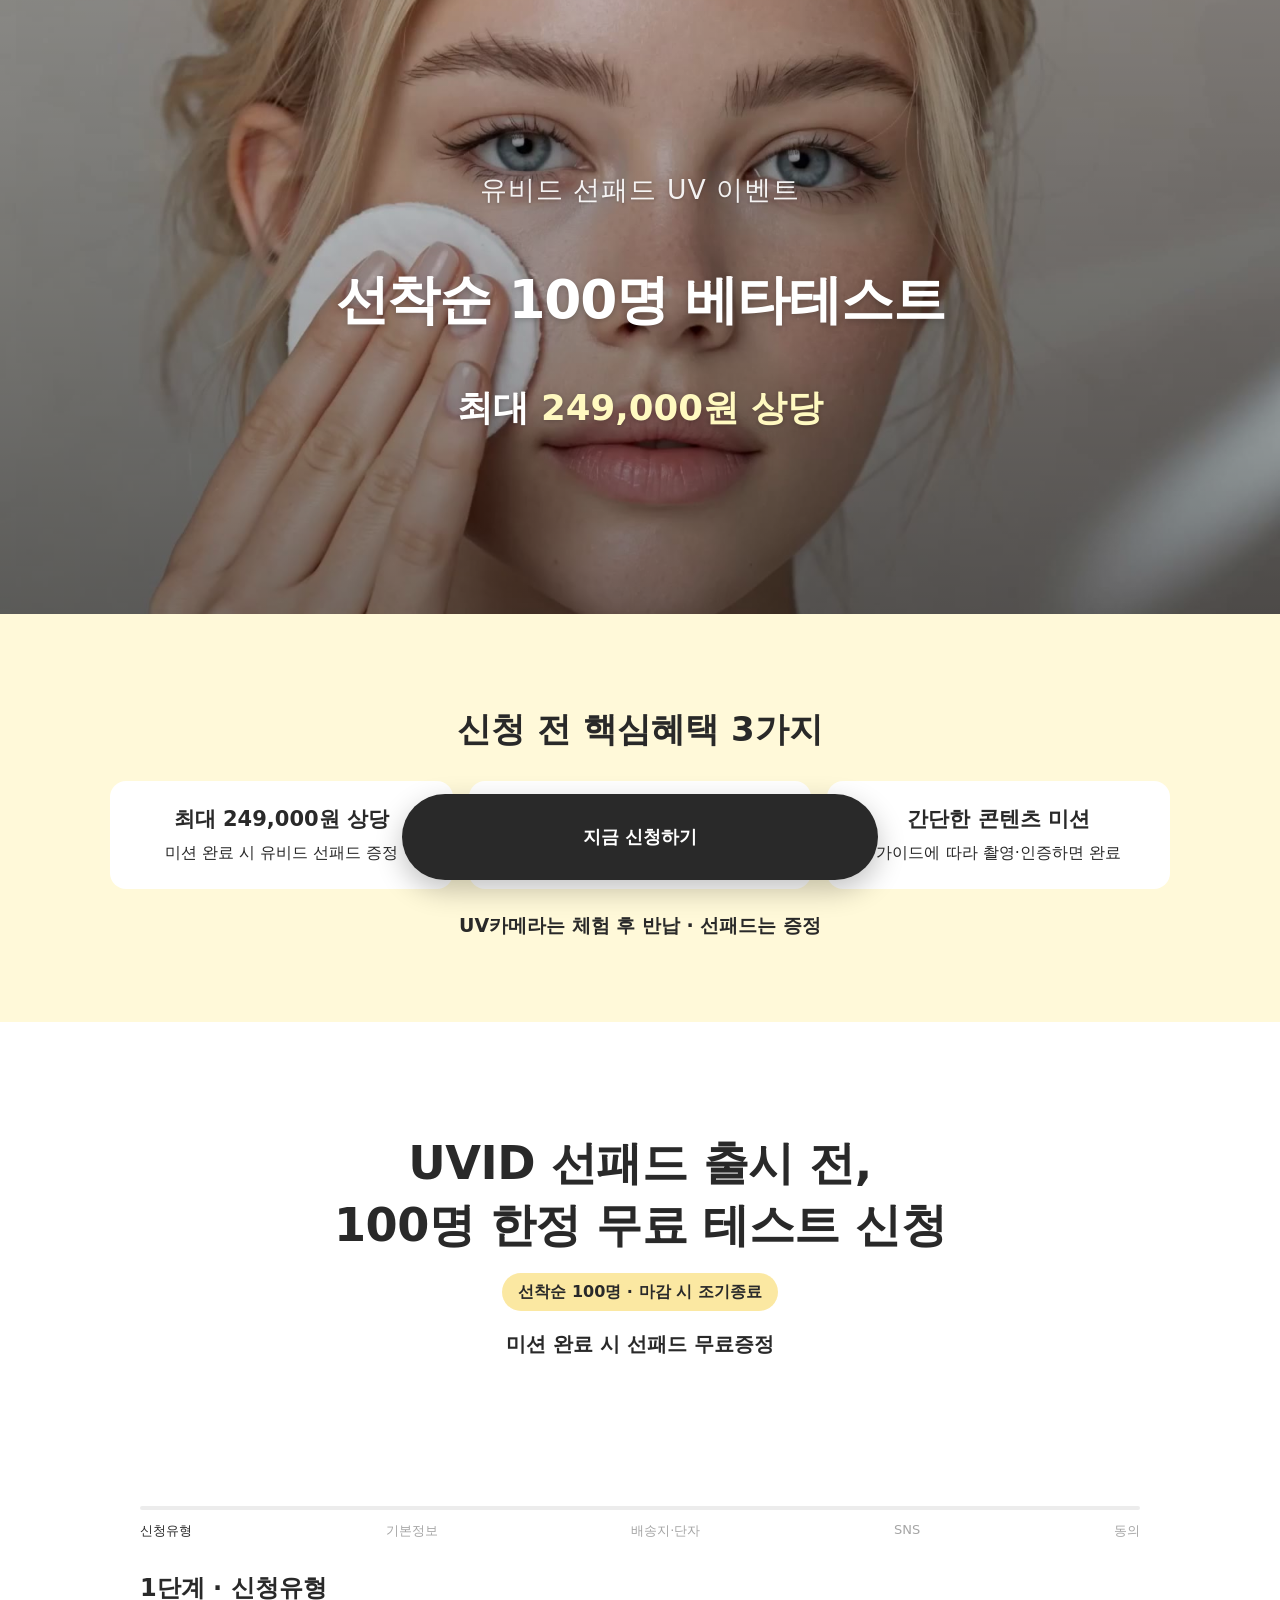
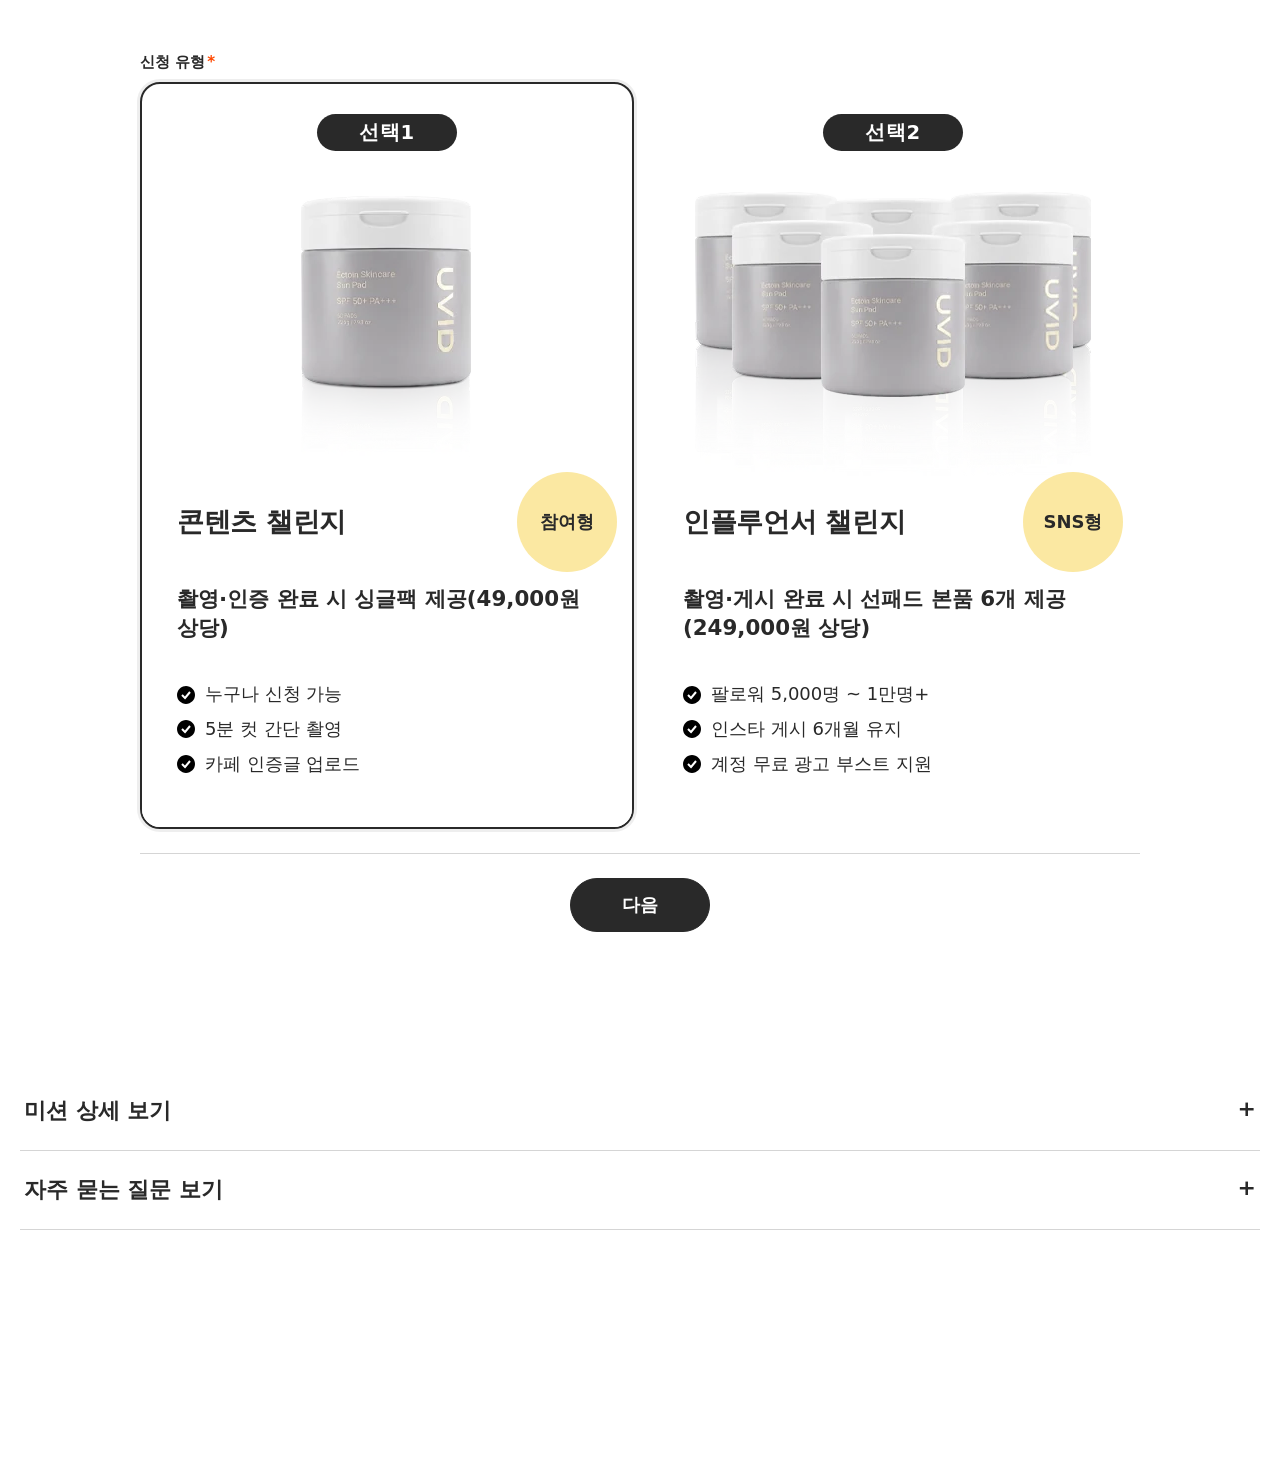
<file: event/uv-camera/ad/index.html>
<!DOCTYPE html>
<html lang="ko">
<head>
  <meta charset="UTF-8">
  <meta name="viewport" content="width=device-width, initial-scale=1.0">
  <meta name="robots" content="noindex, nofollow">
  <title>UVID 선패드 100명 한정 무료 테스트 신청</title>
  <meta name="description" content="미션 완료 시 선패드 0원 증정, UV카메라는 체험 후 반납하는 UVID 광고 전용 신청 페이지입니다.">
  <link rel="stylesheet" href="../styles.css">
  <link rel="stylesheet" href="ad.css">
  <script src="https://t1.daumcdn.net/mapjsapi/bundle/postcode/prod/postcode.v2.js"></script>
  <script>
    !function(f,b,e,v,n,t,s){if(f.fbq)return;n=f.fbq=function(){n.callMethod?
    n.callMethod.apply(n,arguments):n.queue.push(arguments)};if(!f._fbq)f._fbq=n;
    n.push=n;n.loaded=!0;n.version='2.0';n.queue=[];t=b.createElement(e);t.async=!0;
    t.src=v;s=b.getElementsByTagName(e)[0];s.parentNode.insertBefore(t,s)}
    (window,document,'script','https://connect.facebook.net/en_US/fbevents.js');
    fbq('init','727154800448524');
    fbq('track','PageView');
  </script>
  <script src="bootstrap.js" defer></script>
</head>
<body class="ad-page">
  <main id="ad-root" aria-live="polite">
    <p class="ad-loading">신청 페이지를 불러오는 중입니다.</p>
  </main>
  <a class="sticky-apply-cta" href="#apply">지금 신청하기</a>
</body>
</html>
</file>
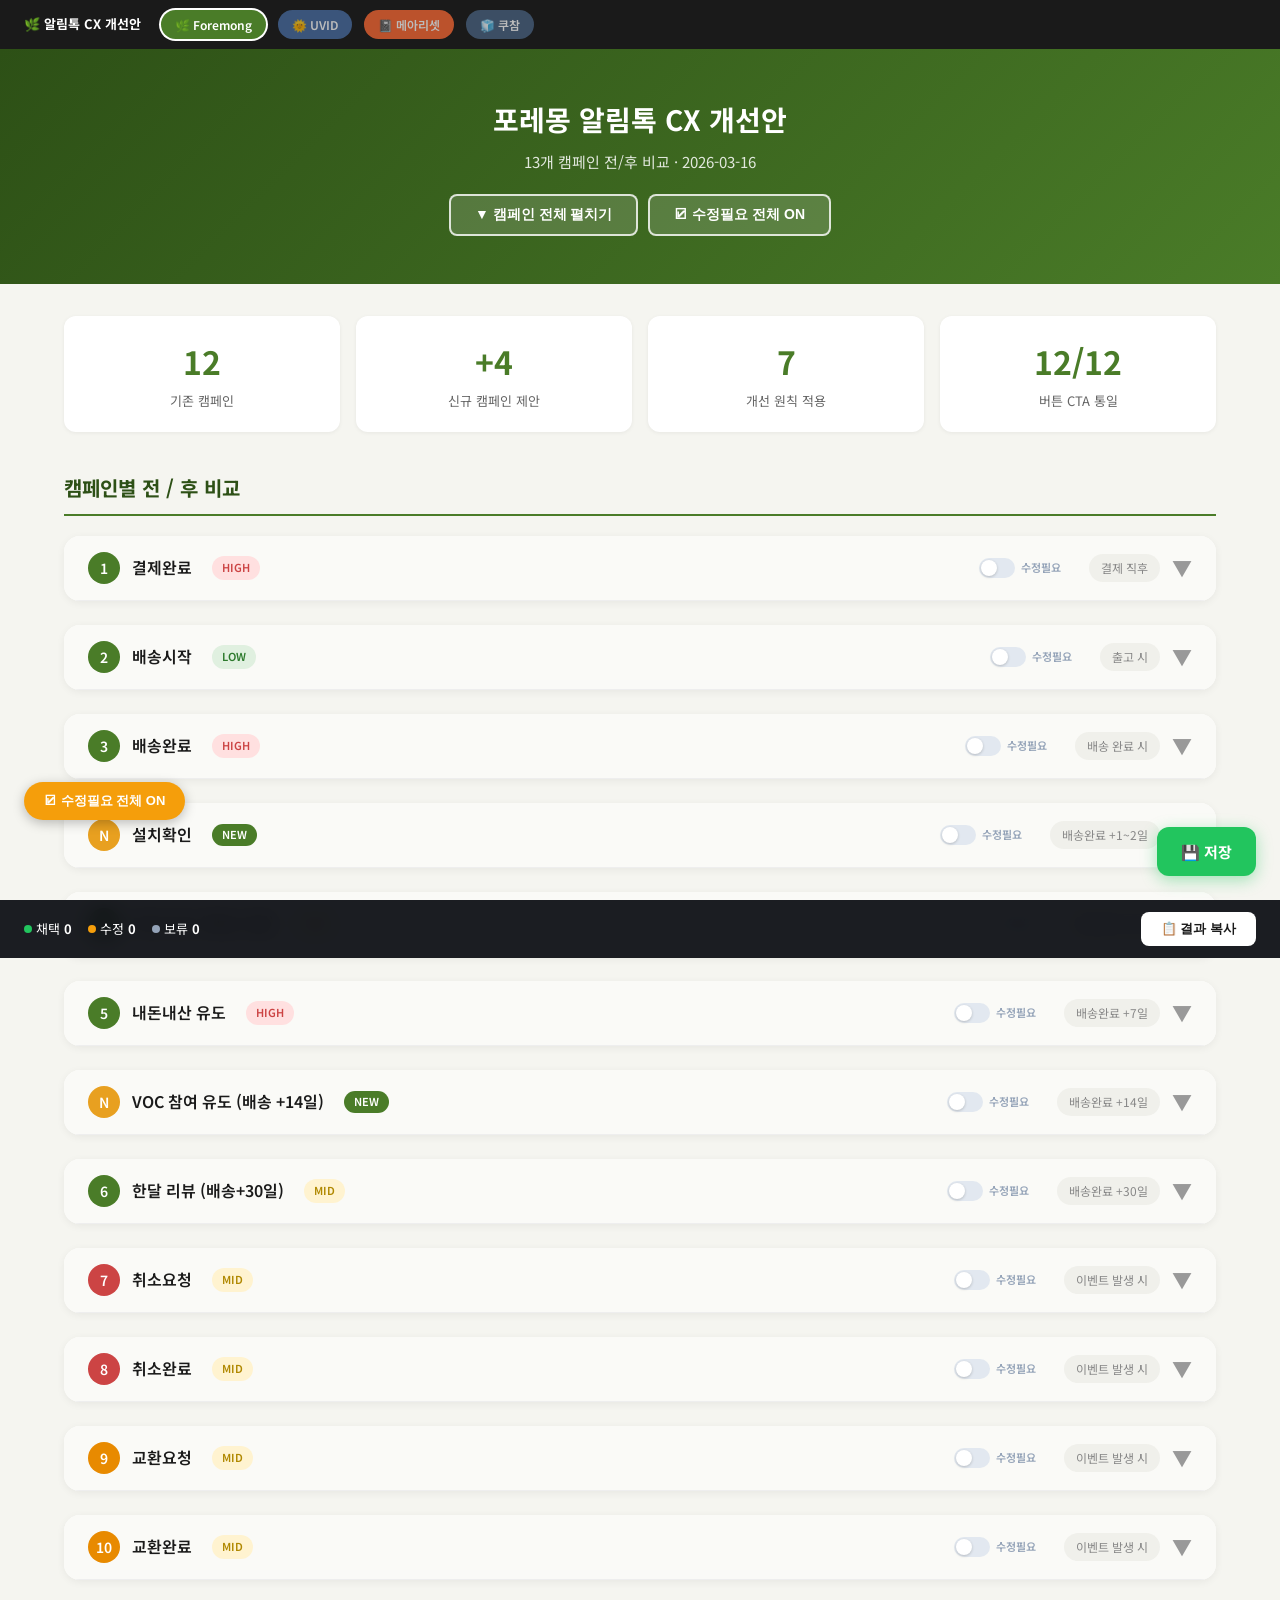
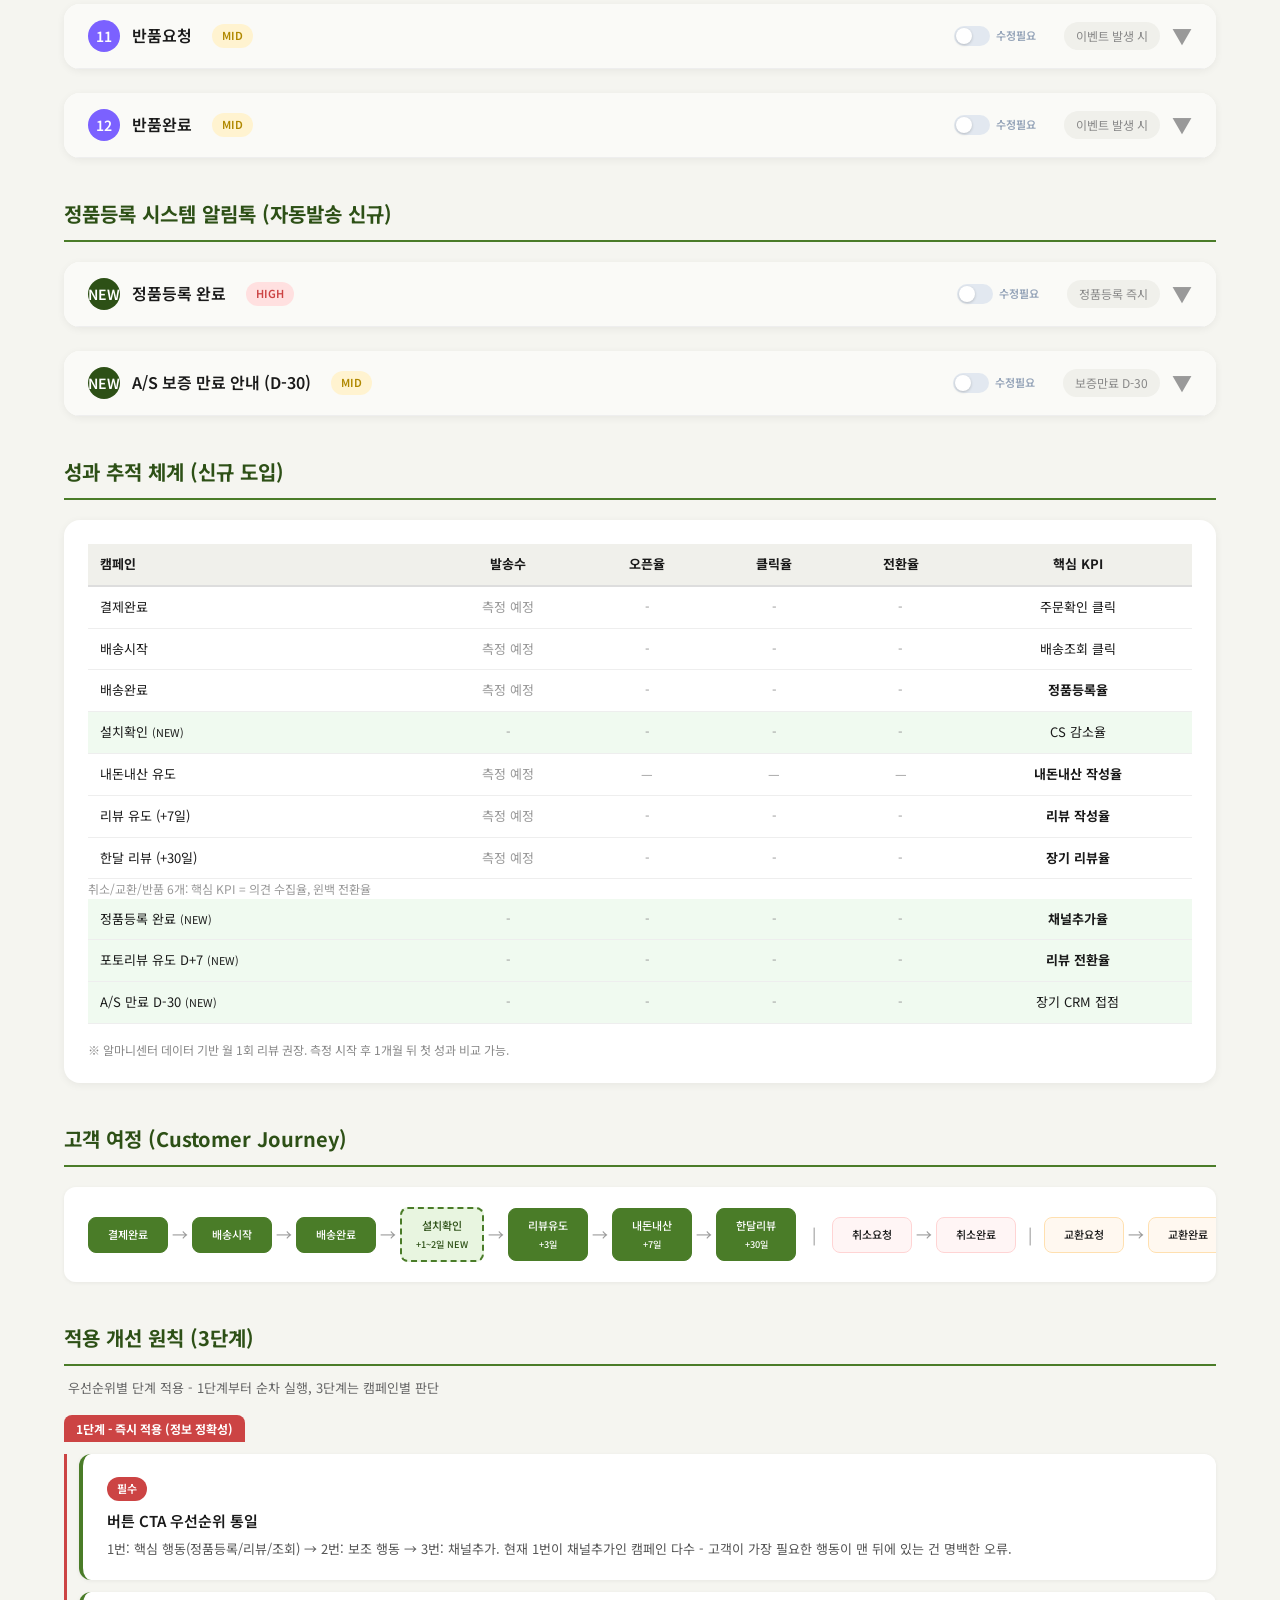
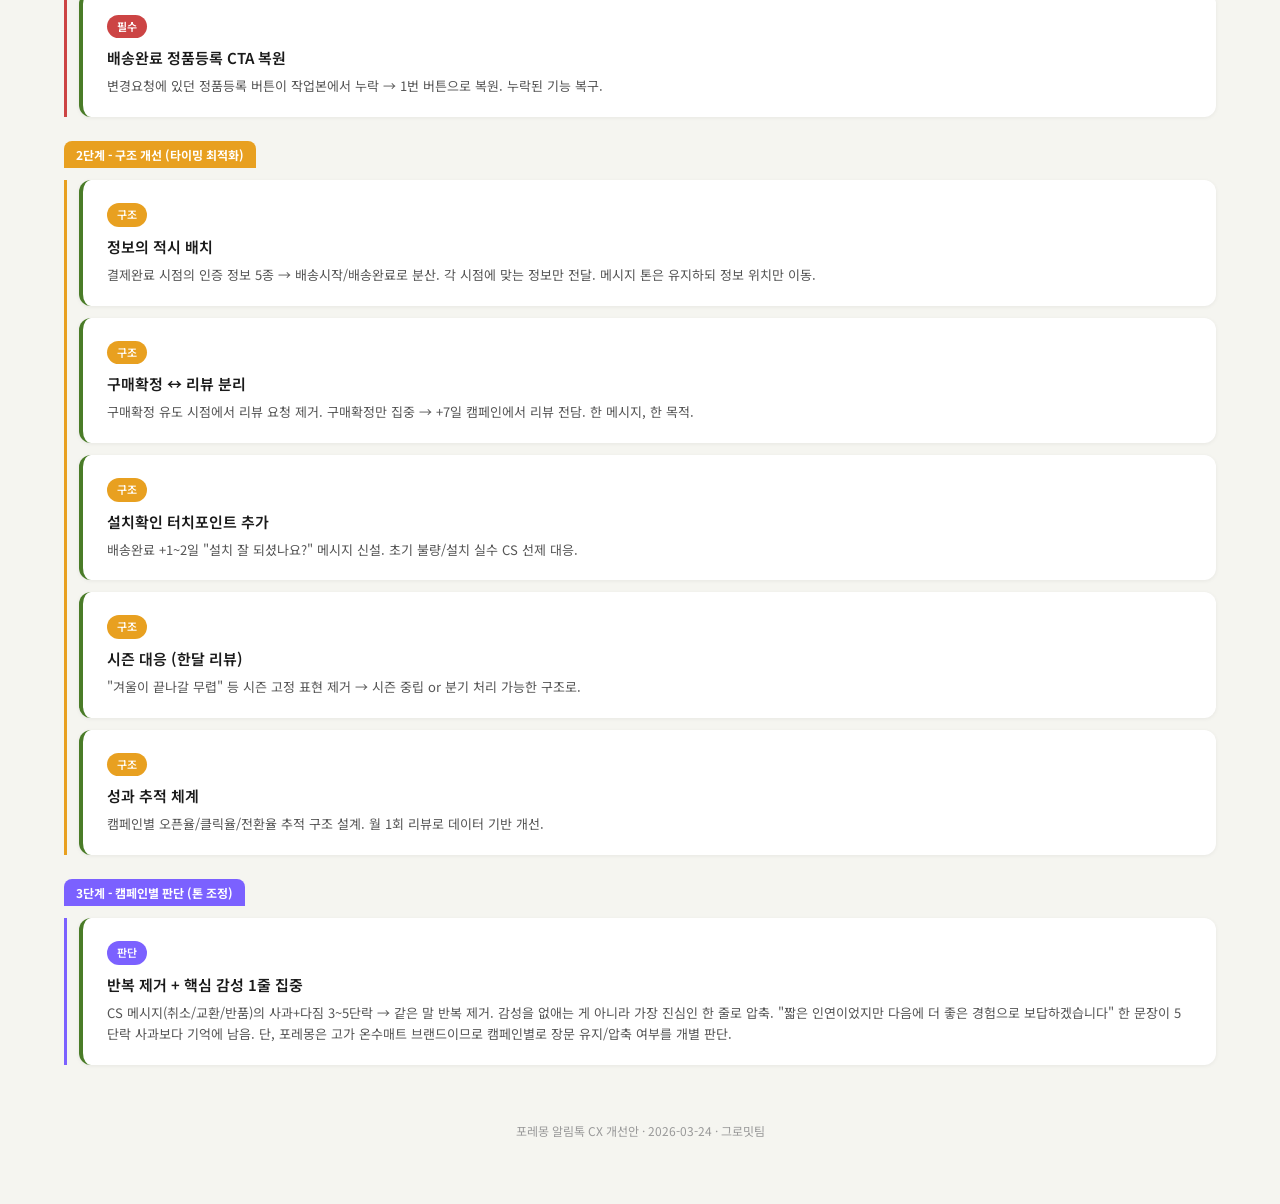
<file: foremong.html>
<!DOCTYPE html>

<html lang="ko">
<head>
<meta charset="utf-8"/>
<meta content="width=device-width, initial-scale=1.0" name="viewport"/>
<title>포레몽 알림톡 CX 개선안</title>
<style>
  @import url('https://fonts.googleapis.com/css2?family=Noto+Sans+KR:wght@300;400;500;600;700&display=swap');

  * { margin: 0; padding: 0; box-sizing: border-box; }

  body {
    font-family: 'Noto Sans KR', sans-serif;
    background: #f5f5f0;
    color: #1a1a1a;
    line-height: 1.6;
  }

  .header {
    background: linear-gradient(135deg, #2d5016 0%, #4a7c28 100%);
    color: white;
    padding: 48px 40px;
    text-align: center;
  }
  .header h1 { font-size: 28px; font-weight: 700; margin-bottom: 8px; }
  .header p { font-size: 15px; opacity: 0.85; }

  .container { max-width: 1200px; margin: 0 auto; padding: 32px 24px; }

  /* Summary Cards */
  .summary-grid {
    display: grid;
    grid-template-columns: repeat(auto-fit, minmax(180px, 1fr));
    gap: 16px;
    margin-bottom: 40px;
  }
  .summary-card {
    background: white;
    border-radius: 12px;
    padding: 20px;
    text-align: center;
    box-shadow: 0 1px 4px rgba(0,0,0,0.06);
  }
  .summary-card .num { font-size: 32px; font-weight: 700; color: #4a7c28; }
  .summary-card .label { font-size: 13px; color: #666; margin-top: 4px; }

  /* Section */
  .section-title {
    font-size: 20px;
    font-weight: 700;
    margin: 40px 0 20px;
    padding-bottom: 10px;
    border-bottom: 2px solid #4a7c28;
    color: #2d5016;
  }

  /* Improvement Principle */
  .principles {
    display: flex;
    flex-direction: column;
    gap: 12px;
    margin-bottom: 40px;
  }
  .principle {
    background: white;
    border-radius: 12px;
    padding: 20px 24px;
    border-left: 4px solid #4a7c28;
    box-shadow: 0 1px 4px rgba(0,0,0,0.06);
  }
  .principle .tag {
    display: inline-block;
    color: #fff;
    font-size: 11px;
    font-weight: 600;
    padding: 3px 10px;
    border-radius: 20px;
    margin-bottom: 8px;
  }
  .principle h3 { font-size: 15px; font-weight: 600; margin-bottom: 6px; }
  .principle p { font-size: 13px; color: #555; }

  /* Campaign Card */
  .campaign-card {
    background: white;
    border-radius: 16px;
    margin-bottom: 24px;
    overflow: hidden;
    box-shadow: 0 2px 8px rgba(0,0,0,0.06);
  }
  .campaign-header {
    display: flex;
    align-items: center;
    justify-content: space-between;
    padding: 16px 24px;
    background: #fafaf7;
    border-bottom: 1px solid #eee;
    cursor: pointer;
    user-select: none;
  }
  .campaign-header:hover { background: #f0f0eb; }
  .campaign-header .left { display: flex; align-items: center; gap: 12px; }
  .campaign-header .num-badge {
    width: 32px; height: 32px;
    background: #4a7c28;
    color: white;
    border-radius: 50%;
    display: flex; align-items: center; justify-content: center;
    font-size: 14px; font-weight: 600;
  }
  .campaign-header .name { font-size: 16px; font-weight: 600; }
  .campaign-header .timing {
    font-size: 12px;
    color: #888;
    background: #f0f0eb;
    padding: 4px 12px;
    border-radius: 20px;
  }
  .campaign-header .arrow {
    font-size: 20px;
    color: #999;
    transition: transform 0.3s;
  }
  .campaign-card.open .campaign-header .arrow { transform: rotate(180deg); }

  .campaign-body { display: none; padding: 0; }
  .campaign-card.open .campaign-body { display: block; }

  .comparison {
    display: grid;
    grid-template-columns: 1fr 48px 1fr;
    gap: 0;
    padding: 24px;
  }

  .before, .after {
    border-radius: 12px;
    padding: 20px;
  }
  .before { background: #fff5f5; border: 1px solid #ffd4d4; }
  .after { background: #f0faf0; border: 1px solid #c4e8c4; }

  .col-label {
    font-size: 12px;
    font-weight: 700;
    text-transform: uppercase;
    letter-spacing: 1px;
    margin-bottom: 12px;
    display: flex;
    align-items: center;
    gap: 6px;
  }
  .before .col-label { color: #c44; }
  .after .col-label { color: #2d7a2d; }

  .arrow-col {
    display: flex;
    align-items: center;
    justify-content: center;
    font-size: 24px;
    color: #4a7c28;
  }

  /* Phone mockup */
  .phone {
    width: 320px;
    margin: 0 auto;
    background: #f7f7f2;
    border-radius: 24px;
    border: 2px solid #ddd;
    padding: 14px;
    font-size: 13.5px;
    line-height: 1.65;
  }
  .phone .kakao-header {
    text-align: center;
    font-size: 11px;
    color: #999;
    padding: 6px 0 10px;
    border-bottom: 1px solid #eee;
    margin-bottom: 10px;
  }
  .phone .msg {
    background: #fff;
    border: 1px solid #e5e5e5;
    border-radius: 12px;
    padding: 14px;
    margin-bottom: 8px;
    color: #1a1a1a;
    word-break: keep-all;
  }
  .phone .msg.white {
    background: white;
    border: 1px solid #e5e5e5;
  }
  .phone .btn-group {
    display: flex;
    flex-direction: column;
    gap: 4px;
    margin-top: 8px;
  }
  .phone .btn {
    background: white;
    border: 1px solid #ddd;
    border-radius: 8px;
    padding: 9px;
    text-align: center;
    font-size: 13px;
    color: #333;
    font-weight: 500;
  }
  .phone .btn.primary {
    background: #4a7c28;
    color: white;
    border-color: #4a7c28;
  }
  .good, .phone .good { background: #b7f0b7; padding: 1px 3px; border-radius: 2px; }
  .highlight, .phone .highlight { background: #fff176; padding: 1px 3px; border-radius: 2px; }

  /* Issues list */
  .issues { margin-top: 12px; }
  .issues li {
    font-size: 12.5px;
    color: #666;
    margin-bottom: 4px;
    list-style: none;
    padding-left: 18px;
    position: relative;
  }
  .issues li::before {
    content: '•';
    position: absolute;
    left: 4px;
    color: #c44;
  }
  .after .issues li::before { color: #2d7a2d; }

  /* Impact badge */
  .impact {
    display: inline-block;
    font-size: 11px;
    font-weight: 600;
    padding: 3px 10px;
    border-radius: 20px;
    margin-left: 8px;
  }
  .impact.high { background: #ffe0e0; color: #c44; }
  .impact.mid { background: #fff3d0; color: #b08800; }
  .impact.low { background: #e0f0e0; color: #2d7a2d; }

  /* New campaign badge */
  .new-badge {
    display: inline-block;
    background: #4a7c28;
    color: white;
    font-size: 11px;
    font-weight: 600;
    padding: 2px 10px;
    border-radius: 20px;
    margin-left: 8px;
  }

  /* Journey */
  .journey {
    display: flex;
    align-items: center;
    gap: 4px;
    padding: 20px 24px;
    overflow-x: auto;
    background: #fafaf7;
  }
  .journey-step {
    flex-shrink: 0;
    padding: 8px 14px;
    border-radius: 8px;
    font-size: 11px;
    font-weight: 500;
    text-align: center;
    min-width: 80px;
    border: 1px solid #ddd;
    background: white;
  }
  .journey-step.active { background: #4a7c28; color: white; border-color: #4a7c28; }
  .journey-step.new-step { background: #e8f5e0; color: #2d5016; border: 2px dashed #4a7c28; }
  .journey-arrow { color: #999; font-size: 16px; flex-shrink: 0; }

  /* Bottom CTA structure */
  .btn-structure {
    margin-top: 16px;
    padding: 12px;
    background: #fafaf7;
    border-radius: 8px;
  }
  .btn-structure h4 {
    font-size: 12px;
    font-weight: 600;
    margin-bottom: 8px;
    color: #2d5016;
  }
  .btn-row {
    display: flex;
    align-items: center;
    gap: 8px;
    margin-bottom: 4px;
    font-size: 12px;
  }
  .btn-row .order {
    width: 20px; height: 20px;
    background: #4a7c28;
    color: white;
    border-radius: 50%;
    display: flex; align-items: center; justify-content: center;
    font-size: 10px;
    font-weight: 600;
    flex-shrink: 0;
  }
  .btn-row .desc { color: #555; }
  .btn-row .role { color: #999; font-size: 11px; }

  /* Footer */
  .footer {
    text-align: center;
    padding: 32px;
    color: #999;
    font-size: 12px;
  }

  @media (max-width: 768px) {
    .comparison {
      grid-template-columns: 1fr;
      gap: 16px;
    }
    .arrow-col { transform: rotate(90deg); }
    .phone { width: 100%; }

    /* 모바일 캠페인 헤더 - 두 줄 구조 */
    .campaign-header {
      padding: 10px 12px;
      flex-wrap: nowrap;
      gap: 6px;
      overflow: hidden;
    }
    .impact, .new-badge { font-size: 9px; padding: 1px 5px; }
    .campaign-header .left {
      flex: 1 1 auto;
      gap: 8px;
      min-width: 0;
    }
    .campaign-header .name {
      font-size: 14px;
      white-space: normal;
      word-break: keep-all;
    }
    .campaign-header .num-badge {
      width: 26px;
      height: 26px;
      font-size: 12px;
      flex-shrink: 0;
    }
    .campaign-header .timing {
      white-space: nowrap;
      font-size: 11px;
      padding: 3px 8px;
    }
    .campaign-header .arrow {
      font-size: 16px;
    }
    .container { padding: 14px 10px; }
    .section-title { font-size: 16px; }
    .top-nav {
      flex-wrap: nowrap;
      overflow-x: auto;
      -webkit-overflow-scrolling: touch;
      scrollbar-width: none;
      padding: 8px 12px;
      gap: 6px;
    }
    .top-nav::-webkit-scrollbar { display: none; }
    .top-nav .logo { flex-shrink: 0; font-size: 12px; }
    .top-nav .brand-btn { flex-shrink: 0; font-size: 11px; padding: 4px 10px; white-space: nowrap; }
  }

  /* ========== INTERACTIVE DECISION TOOLS ========== */
  .decision-bar {
    display: flex;
    gap: 8px;
    margin-top: 16px;
    padding: 12px 16px;
    background: #f8f9fa;
    border-radius: 10px;
    border: 1px solid #e9ecef;
    align-items: center;
  }
  .decision-bar .status-label {
    font-size: 12px;
    font-weight: 600;
    color: #999;
    margin-right: auto;
  }
  .decision-btn {
    padding: 6px 16px;
    border-radius: 20px;
    font-size: 12px;
    font-weight: 600;
    border: 1.5px solid #ddd;
    cursor: pointer;
    background: white;
    transition: all 0.2s;
  }
  .decision-btn:hover { transform: translateY(-1px); box-shadow: 0 2px 8px rgba(0,0,0,0.1); }
  .decision-btn.adopt { border-color: #22c55e; color: #22c55e; }
  .decision-btn.adopt:hover, .decision-btn.adopt.selected { background: #22c55e; color: white; }
  .decision-btn.modify { border-color: #f59e0b; color: #f59e0b; }
  .decision-btn.modify:hover, .decision-btn.modify.selected { background: #f59e0b; color: white; }
  .decision-btn.skip { border-color: #94a3b8; color: #94a3b8; }
  .decision-btn.skip:hover, .decision-btn.skip.selected { background: #94a3b8; color: white; }

  .campaign-card.decided-adopt { border-left: 4px solid #22c55e; }
  .campaign-card.decided-modify { border-left: 4px solid #f59e0b; }
  .campaign-card.decided-skip { border-left: 4px solid #94a3b8; opacity: 0.7; }

  /* Editable AFTER */
  .after .msg[contenteditable="true"] {
    outline: none;
    border: 2px dashed transparent;
    transition: border-color 0.2s;
  }
  .after .msg[contenteditable="true"]:focus {
    border-color: #f59e0b;
    background: #fffdf7;
  }
  .after .msg[contenteditable="true"]:hover:not(:focus) {
    border-color: #e5e7eb;
  }
  .edit-hint {
    font-size: 11px;
    color: #999;
    text-align: center;
    margin-top: 4px;
  }
  .char-counter { text-align: right; font-size: 11px; color: #999; padding: 2px 6px; margin-top: 2px; }
  .char-counter.over { color: #ef4444; font-weight: 700; }

  /* Current URL display in BEFORE */
  .current-url {
    display: flex;
    align-items: center;
    gap: 6px;
    margin-top: 8px;
    padding: 6px 10px;
    background: #f1f5f9;
    border-radius: 6px;
    font-size: 11px;
    color: #64748b;
    word-break: break-all;
  }
  .current-url .url-label {
    font-weight: 600;
    white-space: nowrap;
    color: #475569;
  }
  .current-url a {
    color: #3b82f6;
    text-decoration: none;
  }
  .current-url a:hover { text-decoration: underline; }

  /* BEFORE URL input box */
  .before-url-box {
    margin-top: 8px;
    padding: 10px 12px;
    background: #fff8f0;
    border: 1px dashed #f59e0b;
    border-radius: 8px;
  }
  .url-box-title {
    font-size: 11px;
    font-weight: 700;
    color: #92400e;
    margin-bottom: 6px;
  }
  .url-row {
    display: flex;
    align-items: center;
    gap: 8px;
    margin-bottom: 4px;
  }
  .url-row:last-child { margin-bottom: 0; }
  .url-btn-label {
    font-size: 11px;
    font-weight: 600;
    color: #78716c;
    white-space: nowrap;
    min-width: 100px;
  }
  .url-input {
    flex: 1;
    font-size: 11px;
    padding: 4px 8px;
    border: 1px solid #e5e7eb;
    border-radius: 4px;
    color: #3b82f6;
    background: white;
    font-family: monospace;
  }
  .url-input:focus {
    outline: none;
    border-color: #f59e0b;
    box-shadow: 0 0 0 2px rgba(245,158,11,0.15);
  }
  .url-input::placeholder { color: #ccc; }

  /* Decision Summary floating bar */
  .decision-summary {
    position: fixed;
    bottom: 0;
    left: 0;
    right: 0;
    background: rgba(15, 17, 23, 0.95);
    backdrop-filter: blur(10px);
    color: white;
    padding: 12px 24px;
    display: flex;
    align-items: center;
    gap: 16px;
    z-index: 1000;
    font-size: 13px;
    transition: transform 0.3s;
  }
  .decision-summary.hidden { transform: translateY(100%); }
  .decision-summary .count {
    display: flex;
    gap: 16px;
    flex: 1;
  }
  .decision-summary .count span {
    display: flex;
    align-items: center;
    gap: 4px;
  }
  .decision-summary .dot {
    width: 8px;
    height: 8px;
    border-radius: 50%;
    display: inline-block;
  }
  .dot.green { background: #22c55e; }
  .dot.yellow { background: #f59e0b; }
  .dot.gray { background: #94a3b8; }
  .export-btn {
    padding: 8px 20px;
    background: white;
    color: #1a1a1a;
    border: none;
    border-radius: 8px;
    font-weight: 600;
    font-size: 13px;
    cursor: pointer;
  }
  .export-btn:hover { background: #f0f0f0; }

  /* Timeline interactive (for 메아리셋 CRM) */
  .crm-comparison {
    display: grid;
    grid-template-columns: 1fr 40px 1fr;
    gap: 0;
    margin-top: 12px;
  }
  .crm-comparison .before-col, .crm-comparison .after-col {
    padding: 16px;
    border-radius: 12px;
  }
  .crm-comparison .before-col {
    background: #fef2f2;
    border: 1px solid #fecaca;
  }
  .crm-comparison .after-col {
    background: #f0fdf4;
    border: 1px solid #bbf7d0;
  }
  .crm-comparison .arrow-mid {
    display: flex;
    align-items: center;
    justify-content: center;
    font-size: 20px;
    color: #ccc;
  }
  .crm-msg-text {
    font-size: 13px;
    line-height: 1.7;
    color: #333;
    white-space: pre-line;
  }
  .crm-msg-text[contenteditable="true"] {
    outline: none;
    border: 2px dashed transparent;
    padding: 8px;
    border-radius: 8px;
    transition: border-color 0.2s;
  }
  .crm-msg-text[contenteditable="true"]:focus {
    border-color: #f59e0b;
    background: #fffdf7;
  }
  .crm-btn-info {
    margin-top: 10px;
    padding: 8px 12px;
    background: rgba(0,0,0,0.04);
    border-radius: 8px;
    font-size: 12px;
    color: #666;
  }
  .crm-btn-info strong { color: #333; }
  .col-label-sm {
    font-size: 12px;
    font-weight: 700;
    margin-bottom: 8px;
  }
  .col-label-sm.before { color: #dc2626; }
  .col-label-sm.after { color: #16a34a; }
  .change-note {
    margin-top: 10px;
    padding: 8px 12px;
    background: #ecfdf5;
    border-radius: 8px;
    font-size: 12px;
    color: #166534;
    border-left: 3px solid #22c55e;
  }
  .change-note strong { color: #15803d; }


  /* 수정 필요 토글 */
  .modify-toggle {
    display: flex;
    align-items: center;
    gap: 6px;
    margin-left: auto;
    margin-right: 16px;
  }
  .modify-toggle label {
    font-size: 11px;
    font-weight: 600;
    color: #94a3b8;
    cursor: pointer;
    white-space: nowrap;
    user-select: none;
  }
  .modify-toggle input[type="checkbox"] {
    display: none;
  }
  .modify-toggle .toggle-switch {
    position: relative;
    width: 36px;
    height: 20px;
    background: #e2e8f0;
    border-radius: 10px;
    cursor: pointer;
    transition: background 0.3s;
  }
  .modify-toggle .toggle-switch::after {
    content: '';
    position: absolute;
    top: 2px;
    left: 2px;
    width: 16px;
    height: 16px;
    background: white;
    border-radius: 50%;
    transition: transform 0.3s;
    box-shadow: 0 1px 3px rgba(0,0,0,0.2);
  }
  .modify-toggle input:checked + .toggle-switch {
    background: #f59e0b;
  }
  .modify-toggle input:checked + .toggle-switch::after {
    transform: translateX(16px);
  }
  .modify-toggle input:checked ~ label {
    color: #f59e0b;
  }
  .campaign-card.needs-modify {
    border-left: 4px solid #f59e0b;
  }
  .campaign-card.needs-modify .campaign-header {
    background: #fffbeb;
  }
  .modify-count-bar {
    position: fixed;
    top: 0;
    left: 0;
    right: 0;
    background: rgba(245, 158, 11, 0.95);
    color: white;
    padding: 8px 24px;
    font-size: 13px;
    font-weight: 600;
    text-align: center;
    z-index: 1001;
    transition: transform 0.3s;
    display: none;
  }
  .modify-count-bar.visible { display: block; }


  /* AFTER 제안 랜딩 URL 박스 */
  .after-url-box {
    margin: 8px 0 0 0;
    padding: 12px 14px;
    background: linear-gradient(135deg, #f0fdf4 0%, #ecfdf5 100%);
    border: 1px solid #bbf7d0;
    border-radius: 10px;
    font-size: 12px;
  }
  .after-url-box .url-box-title {
    font-weight: 600;
    color: #15803d;
    margin-bottom: 8px;
    font-size: 12px;
  }
  .after-url-box .url-row {
    display: flex;
    align-items: center;
    gap: 8px;
    margin-bottom: 6px;
  }
  .after-url-box .url-btn-label {
    font-size: 11px;
    font-weight: 600;
    color: #166534;
    min-width: 100px;
    white-space: nowrap;
  }

  .after-url-box .url-input {
    color: #15803d;
    border-color: #bbf7d0;
    background: #f0fdf4;
  }
  .after-url-box .url-input:focus {
    border-color: #22c55e;
    box-shadow: 0 0 0 2px rgba(34,197,94,0.15);
    outline: none;
  }
  .after-url-box .url-note {
    font-size: 10px;
    color: #6b7280;
    margin-top: 4px;
    font-style: italic;
  }


  /* Cross-brand navigation */
  .top-nav {
    background: #1a1a1a;
    padding: 10px 24px;
    display: flex;
    align-items: center;
    gap: 12px;
    position: sticky;
    top: 0;
    z-index: 1002;
  }
  .top-nav .logo {
    color: white;
    font-weight: 700;
    font-size: 13px;
    margin-right: 8px;
    text-decoration: none;
  }
  .top-nav .brand-btn {
    padding: 5px 14px;
    border-radius: 16px;
    font-size: 12px;
    font-weight: 600;
    border: none;
    cursor: pointer;
    text-decoration: none;
    color: white;
    opacity: 0.7;
    transition: all 0.3s;
  }
  .top-nav .brand-btn:hover { opacity: 1; }
  .top-nav .brand-btn.active { opacity: 1; box-shadow: 0 0 0 2px white; }
  .top-nav .brand-btn.foremong { background: #4a7c28; }
  .top-nav .brand-btn.uvid { background: #4A6FA5; }
  .top-nav .brand-btn.meariset { background: #FF6B35; }
  .top-nav .brand-btn.kucham { background: #4b6584; }


  /* 플로팅 수정필요 전체토글 버튼 (데스크탑+모바일 공통) */
  #float-modify-btn {
    display: block;
    position: fixed;
    bottom: 80px;
    left: 24px;
    z-index: 999;
    padding: 10px 20px;
    background: #f59e0b;
    color: white;
    border: none;
    border-radius: 24px;
    font-size: 13px;
    font-weight: 700;
    cursor: pointer;
    box-shadow: 0 3px 12px rgba(0,0,0,0.25);
    white-space: nowrap;
  }
  #float-modify-btn.all-on {
    background: #ef4444;
  }

  /* BEFORE URL 박스 */
  .before-url-box {
    margin: 8px 0 0 0;
    padding: 12px 14px;
    background: linear-gradient(135deg, #fef2f2 0%, #fff5f5 100%);
    border: 1px solid #fecaca;
    border-radius: 10px;
    font-size: 12px;
  }
  .before-url-box .url-box-title {
    font-weight: 600;
    color: #991b1b;
    margin-bottom: 8px;
    font-size: 12px;
  }
  .before-url-box .url-row {
    display: flex;
    align-items: center;
    gap: 8px;
    margin-bottom: 6px;
  }
  .before-url-box .url-btn-label {
    font-size: 11px;
    font-weight: 600;
    color: #7f1d1d;
    min-width: 100px;
    white-space: nowrap;
  }
  .before-url-box .url-display {
    flex: 1;
    font-size: 11px;
    padding: 4px 8px;
    background: #fff5f5;
    border: 1px solid #fecaca;
    border-radius: 4px;
    color: #3b82f6;
    font-family: monospace;
    word-break: break-all;
    line-height: 1.4;
  }
  .before-url-box .url-display a {
    color: #3b82f6;
    text-decoration: none;
  }
  .before-url-box .url-display a:hover {
    text-decoration: underline;
  }

  /* 알림톡 타이틀/서브타이틀 */
  .alimtalk-title-box {
    padding: 10px 14px 4px 14px;
    background: #fff;
    border-bottom: 1px solid #e8e8e8;
  }
  .alimtalk-title {
    font-size: 14px;
    font-weight: 700;
    color: #1a1a1a;
    line-height: 1.4;
    margin-bottom: 3px;
  }
  .alimtalk-subtitle {
    font-size: 11px;
    color: #888;
    line-height: 1.4;
  }


  .alimtalk-title[contenteditable="true"],
  .alimtalk-subtitle[contenteditable="true"] {
    cursor: text;
    border-radius: 3px;
    transition: outline 0.2s;
  }
  .alimtalk-title[contenteditable="true"]:hover,
  .alimtalk-subtitle[contenteditable="true"]:hover { outline: 1px dashed #bbb; }
  .alimtalk-title[contenteditable="true"]:focus,
  .alimtalk-subtitle[contenteditable="true"]:focus { outline: 2px solid #22c55e; }

</style>
</head>
<body>
<div class="top-nav">
<a class="logo" href="index.html">🌿 알림톡 CX 개선안</a>
<a class="brand-btn foremong active" href="foremong.html">🌿 Foremong</a>
<a class="brand-btn uvid" href="uvid.html">🌞 UVID</a>
<a class="brand-btn meariset" href="meariset.html">📓 메아리셋</a>
<a class="brand-btn kucham" href="kucham.html">🧊 쿠참</a>
</div>
<div class="modify-count-bar" id="modify-count-bar"></div>
<div class="header">
<h1>포레몽 알림톡 CX 개선안</h1>
<p>13개 캠페인 전/후 비교 · 2026-03-16</p>
<div style="margin-top:20px; display:flex; gap:10px; justify-content:center; flex-wrap:wrap;">
<button id="toggle-all-btn" onclick="toggleAllCards()" style="
      padding: 10px 24px; font-size: 14px; font-weight: 600;
      border-radius: 8px; border: 2px solid rgba(255,255,255,0.8);
      background: rgba(255,255,255,0.15); color: white; cursor: pointer;
      transition: all 0.2s;
    ">▼ 캠페인 전체 펼치기</button>
<button id="toggle-modify-btn" onclick="toggleAllModify()" style="
      padding: 10px 24px; font-size: 14px; font-weight: 600;
      border-radius: 8px; border: 2px solid rgba(255,255,255,0.8);
      background: rgba(255,255,255,0.15); color: white; cursor: pointer;
      transition: all 0.2s;
    ">☑ 수정필요 전체 ON</button>
</div>
</div>
<div class="container">
<!-- Summary -->
<div class="summary-grid">
<div class="summary-card">
<div class="num">12</div>
<div class="label">기존 캠페인</div>
</div>
<div class="summary-card">
<div class="num">+4</div>
<div class="label">신규 캠페인 제안</div>
</div>
<div class="summary-card">
<div class="num">7</div>
<div class="label">개선 원칙 적용</div>
</div>
<div class="summary-card">
<div class="num">12/12</div>
<div class="label">버튼 CTA 통일</div>
</div>
</div>
<!-- 캠페인별 전/후 비교 -->
<div class="section-title">캠페인별 전 / 후 비교</div>
<!-- 1. 결제완료 -->
<div class="campaign-card" data-campaign="campaign-1">
<div class="campaign-header" onclick="this.closest('.campaign-card').classList.toggle('open')" style="cursor:pointer">
<div class="left">
<div class="num-badge">1</div>
<span class="name">결제완료</span>
<span class="impact high">HIGH</span>
</div>
<div style="display:flex;align-items:center;gap:12px;">
<div class="modify-toggle" onclick="event.stopPropagation()">
<input id="modify-campaign-1" onchange="toggleModify('campaign-1', this, event)" type="checkbox"/>
<span class="toggle-switch" onclick="event.stopPropagation(); document.getElementById('modify-campaign-1').click();"></span>
<label for="modify-campaign-1" onclick="event.stopPropagation()">수정필요</label>
</div>
<span class="timing">결제 직후</span>
<span class="arrow">▼</span>
</div>
</div>
<div class="campaign-body" onclick="event.stopPropagation()">
<div class="comparison">
<div class="before">
<div class="col-label">❌ BEFORE</div>
<div class="phone">
<div class="kakao-header">카카오 알림톡</div>
<div class="alimtalk-title-box"><div class="alimtalk-subtitle">결제완료 · 곧 검수 후 출발합니다 📦</div><div class="alimtalk-title">포레몽이 직접 검수합니다</div></div>
<div class="msg white">#{고객명}님, 주문 감사합니다! <div><br/>
              📦 주문 정보<br/>
              ▪️주문번호 : #{주문번호}<br/>
              ▪️상품명 : #{상품명}<br/>
              ▪️결제금액 : #{총결제금액}원<br/>
<br/>내 가족이 쓴다는 마음으로</div><div>꼼꼼히 검수 후 보내드릴게요.</div><div><br/></div><div>어떤 브랜드인지 궁금하시다면</div><div>영상으로 먼저 만나보세요 🎬<br/><div class="btn-group">
<div class="btn primary">주문내역 확인하기</div>
<div class="btn">포레몽 스토리 보기</div>
<div class="btn">포레몽 채널 추가</div>
</div>
</div></div>
</div>
<ul class="issues">
<li>인증 정보 5종이 결제 직후 시점에 과다</li>
<li>고객 니즈(결제 확인)보다 브랜드 홍보 비중 높음</li>
<li>메시지가 너무 길어 스크롤 필요</li>
<li>핵심 CTA(주문확인)가 2번 버튼</li>
</ul>
</div>
<div class="arrow-col">→</div>
<div class="after">
<div class="col-label">✅ AFTER</div>
<div class="phone">
<div class="kakao-header">카카오 알림톡</div>
<div class="alimtalk-title-box"><div class="alimtalk-subtitle" contenteditable="true" data-title-key="sub_0" onclick="event.stopPropagation()"></div><div class="alimtalk-title" contenteditable="true" data-title-key="title_0" onclick="event.stopPropagation()"></div></div>
<div class="msg white" contenteditable="true" onclick="event.stopPropagation()"><br/></div>
</div>
<div class="after-url-box" onclick="event.stopPropagation()">
<div class="url-box-title">💡 제안 랜딩 URL</div>
<div class="url-row">
<span class="url-btn-label">주문내역 확인하기</span>
<input class="url-input" onclick="event.stopPropagation()" onfocus="event.stopPropagation()" spellcheck="false" type="text" value="https://new-m.pay.naver.com/"/>
</div>
<div class="url-row">
<span class="url-btn-label">포레몽 스토리 보기</span>
<input class="url-input" onclick="event.stopPropagation()" onfocus="event.stopPropagation()" spellcheck="false" type="text" value="https://youtu.be/N35lHIveA-4"/>
</div>
<div class="url-row">
<span class="url-btn-label">포레몽 채널 추가</span>
<input class="url-input" onclick="event.stopPropagation()" onfocus="event.stopPropagation()" spellcheck="false" type="text" value="http://pf.kakao.com/_AUhMK/friend"/>
</div>
<div class="url-note">결제 직후 기대감 - 브랜드 스토리 영상으로 "잘 샀다" 확신 강화</div>
</div>
<ul class="issues">
<li>인증 정보 5종 → 배송시작으로 이동</li>
<li>결제 확인 + 배송 예고만 전달 (고객 심리 맞춤)</li>
<li>스크롤 없이 한눈에 읽히는 길이</li>
<li>버튼 2개로 축소, 핵심 CTA 1번 배치</li>
</ul>
</div>
</div>
<div class="decision-bar">
<span class="status-label">결정</span>
<button class="decision-btn adopt" onclick="event.stopPropagation(); decide('campaign-1', 'adopt')">✅ 채택</button>
<button class="decision-btn modify" onclick="event.stopPropagation(); decide('campaign-1', 'modify')">✏️ 수정</button>
<button class="decision-btn skip" onclick="event.stopPropagation(); decide('campaign-1', 'skip')">⏭️ 보류</button>
</div>
</div>
</div>
<!-- 2. 배송시작 -->
<div class="campaign-card" data-campaign="campaign-2">
<div class="campaign-header" onclick="this.closest('.campaign-card').classList.toggle('open')" style="cursor:pointer">
<div class="left">
<div class="num-badge">2</div>
<span class="name">배송시작</span>
<span class="impact low">LOW</span>
</div>
<div style="display:flex;align-items:center;gap:12px;">
<div class="modify-toggle" onclick="event.stopPropagation()">
<input id="modify-campaign-2" onchange="toggleModify('campaign-2', this, event)" type="checkbox"/>
<span class="toggle-switch" onclick="event.stopPropagation(); document.getElementById('modify-campaign-2').click();"></span>
<label for="modify-campaign-2" onclick="event.stopPropagation()">수정필요</label>
</div>
<span class="timing">출고 시</span>
<span class="arrow">▼</span>
</div>
</div>
<div class="campaign-body" onclick="event.stopPropagation()">
<div class="comparison">
<div class="before">
<div class="col-label">❌ BEFORE</div>
<div class="phone">
<div class="kakao-header">카카오 알림톡</div>
<div class="alimtalk-title-box"><div class="alimtalk-subtitle">배송시작</div><div class="alimtalk-title">곧 따뜻한 밤이 시작돼요 🌿</div></div>
<div class="msg white">주문하신 상품이 지금 이 순간<div>#{고객명}님을 향해 달려갑니다.</div><div><br/>
<b>검수 완료 → 안전 포장 → 출고</b><br/><br/>
              📦 배송 정보<br/>
              ▪️상품명 : #{상품명}<br/>
              ▪️송장번호 : #{송장번호}<br/><br/>
<span class="good">💚 안심하세요!<br/>
              전자파 인증 · 라돈 검사 · 진드기 0%<br/>
              모든 안전 검증을 통과한 제품입니다.</span></div><div><br/></div><div>조금만 더 기다려 주세요!</div><div>지역에 따라 1~3일 이내 도착 예정입니다.<br/><div><div class="btn-group">
<div class="btn primary">배송조회 바로가기</div>
<div class="btn">포레몽 채널 추가</div>
</div>
</div></div></div>
</div>
<ul class="issues">
<li>전체적으로 잘 구성됨</li>
<li>"↓ 아래 버튼" 화살표 표현 심사 리스크</li>
<li>인증 정보가 없는 시점 (결제에서 빠진 게 여기도 없음)</li>
</ul>
</div>
<div class="arrow-col">→</div>
<div class="after">
<div class="col-label">✅ AFTER</div>
<div class="phone">
<div class="kakao-header">카카오 알림톡</div>
<div class="alimtalk-title-box"><div class="alimtalk-subtitle" contenteditable="true" data-title-key="sub_1" onclick="event.stopPropagation()"></div><div class="alimtalk-title" contenteditable="true" data-title-key="title_1" onclick="event.stopPropagation()"></div></div>
<div class="msg white" contenteditable="true" onclick="event.stopPropagation()"><br/></div>
</div>
<div class="after-url-box" onclick="event.stopPropagation()">
<div class="url-box-title">💡 제안 랜딩 URL</div>
<div class="url-row">
<span class="url-btn-label">배송조회 바로가기</span>
<input class="url-input" onclick="event.stopPropagation()" onfocus="event.stopPropagation()" spellcheck="false" type="text" value="https://new-m.pay.naver.com/"/>
</div>
<div class="url-row">
<span class="url-btn-label">포레몽 채널 추가</span>
<input class="url-input" onclick="event.stopPropagation()" onfocus="event.stopPropagation()" spellcheck="false" type="text" value="http://pf.kakao.com/_AUhMK/friend"/>
</div>
<div class="url-note">배송 대기 중 설치 가이드 사전 시청 유도 - 도착 전 준비</div>
</div>
<ul class="issues">
<li>결제완료에서 빼낸 인증 정보를 3줄 요약으로 삽입</li>
<li>"↓ 아래 버튼" → "가이드 영상을 확인해 주세요" 순화</li>
<li>핵심 CTA(배송조회) 1번 유지</li>
</ul>
</div>
</div>
<div class="decision-bar">
<span class="status-label">결정</span>
<button class="decision-btn adopt" onclick="event.stopPropagation(); decide('campaign-2', 'adopt')">✅ 채택</button>
<button class="decision-btn modify" onclick="event.stopPropagation(); decide('campaign-2', 'modify')">✏️ 수정</button>
<button class="decision-btn skip" onclick="event.stopPropagation(); decide('campaign-2', 'skip')">⏭️ 보류</button>
</div>
</div>
</div>
<!-- 3. 배송완료 -->
<div class="campaign-card" data-campaign="campaign-3">
<div class="campaign-header" onclick="this.closest('.campaign-card').classList.toggle('open')" style="cursor:pointer">
<div class="left">
<div class="num-badge">3</div>
<span class="name">배송완료</span>
<span class="impact high">HIGH</span>
</div>
<div style="display:flex;align-items:center;gap:12px;">
<div class="modify-toggle" onclick="event.stopPropagation()">
<input id="modify-campaign-3" onchange="toggleModify('campaign-3', this, event)" type="checkbox"/>
<span class="toggle-switch" onclick="event.stopPropagation(); document.getElementById('modify-campaign-3').click();"></span>
<label for="modify-campaign-3" onclick="event.stopPropagation()">수정필요</label>
</div>
<span class="timing">배송 완료 시</span>
<span class="arrow">▼</span>
</div>
</div>
<div class="campaign-body" onclick="event.stopPropagation()">
<div class="comparison">
<div class="before">
<div class="col-label">❌ BEFORE</div>
<div class="phone">
<div class="kakao-header">카카오 알림톡</div>
<div class="alimtalk-title-box"><div class="alimtalk-subtitle">배송완료 · 사용 전 참고사항 확인</div><div class="alimtalk-title">도착! 잘 받으셨나요?</div></div>
<div class="msg white"><b>배송 완료!</b><div>정품 등록하고 무상 A/S 1년 연장하세요</div><div><br/>📦 배송 완료 정보<br/>• 상품명 : #{상품명}<br/>• 송장번호 : #{송장번호}<br/>받으신 후 구성품이 모두 잘 도착했는지<br/>한 번만 확인 부탁드릴게요.<br/><br/>🎁 정품등록 혜택<br/>• 무상 A/S 기본 1년 + 정품등록 1년 연장<br/>= 총 2년<br/>• 구매 확인 및 이력 관리<div class="btn-group">
<div class="btn primary">정품등록하기</div>
<div class="btn">포레몽 채널 추가</div>
</div>
</div></div>
</div>
<ul class="issues">
<li>정품등록 안내가 본문에 있지만 버튼이 없음!</li>
<li>3번 버튼이 "스토리보기"로 정품등록 폼 누락</li>
<li>변경요청 vs 작업본 불일치</li>
</ul>
</div>
<div class="arrow-col">→</div>
<div class="after">
<div class="col-label">✅ AFTER</div>
<div class="phone">
<div class="kakao-header">카카오 알림톡</div>
<div class="alimtalk-title-box"><div class="alimtalk-subtitle" contenteditable="true" data-title-key="sub_2" onclick="event.stopPropagation()"></div><div class="alimtalk-title" contenteditable="true" data-title-key="title_2" onclick="event.stopPropagation()"></div></div>
<div class="msg white" contenteditable="true" onclick="event.stopPropagation()"><br/></div>
</div>
<div class="after-url-box" onclick="event.stopPropagation()">
<div class="url-box-title">💡 제안 랜딩 URL</div>
<div class="url-row">
<span class="url-btn-label">정품등록하기</span>
<input class="url-input" onclick="event.stopPropagation()" onfocus="event.stopPropagation()" spellcheck="false" type="text" value="https://register.foremong.com"/>
</div>
<div class="url-row">
<span class="url-btn-label">포레몽 채널 추가</span>
<input class="url-input" onclick="event.stopPropagation()" onfocus="event.stopPropagation()" spellcheck="false" type="text" value="http://pf.kakao.com/_AUhMK/friend"/>
</div>
<div class="url-note">참고사항 확인 유도 - 초기 사용 불안 해소</div>
</div>
<ul class="issues">
<li>정품등록 버튼 1번으로 복원 (register.foremong.com)</li>
<li>설치 가이드를 2번으로 유지 (도착 직후 필요)</li>
<li>스토리보기 제거 → 실용적 구성으로 전환</li>
</ul>
</div>
</div>
<div class="decision-bar">
<span class="status-label">결정</span>
<button class="decision-btn adopt" onclick="event.stopPropagation(); decide('campaign-3', 'adopt')">✅ 채택</button>
<button class="decision-btn modify" onclick="event.stopPropagation(); decide('campaign-3', 'modify')">✏️ 수정</button>
<button class="decision-btn skip" onclick="event.stopPropagation(); decide('campaign-3', 'skip')">⏭️ 보류</button>
</div>
</div>
</div>
<!-- 4. 설치확인 (NEW) -->
<div class="campaign-card" data-campaign="campaign-4">
<div class="campaign-header" onclick="this.closest('.campaign-card').classList.toggle('open')" style="cursor:pointer">
<div class="left">
<div class="num-badge" style="background:#e8a020;">N</div>
<span class="name">설치확인</span>
<span class="new-badge">NEW</span>
</div>
<div style="display:flex;align-items:center;gap:12px;">
<div class="modify-toggle" onclick="event.stopPropagation()">
<input id="modify-campaign-4" onchange="toggleModify('campaign-4', this, event)" type="checkbox"/>
<span class="toggle-switch" onclick="event.stopPropagation(); document.getElementById('modify-campaign-4').click();"></span>
<label for="modify-campaign-4" onclick="event.stopPropagation()">수정필요</label>
</div>
<span class="timing">배송완료 +1~2일</span>
<span class="arrow">▼</span>
</div>
</div>
<div class="campaign-body" onclick="event.stopPropagation()">
<div class="comparison">
<div class="before">
<div class="col-label">❌ BEFORE</div>
<div class="phone">
<div class="kakao-header">카카오 알림톡</div>
<div class="alimtalk-title-box"><div class="alimtalk-subtitle">설치확인</div><div class="alimtalk-title">설치는 잘 되셨나요?</div></div>
<div class="msg white">📦 [포레몽] 온수매트 설치 방법 안내<br/><br/>안녕하세요, 고객님! 🌿<br/>포레몽 온수매트가 무사히 도착했습니다.<br/>따뜻하고 편안한 겨울 보내실 수 있도록<br/>설치 전 아래 내용과 영상 확인 부탁드려요 😊<br/><br/>🔧 설치 시 주의사항<br/>① 매트를 평평하게 완전히 펼쳐주세요.<br/>② 호스 연결 후 딸깍 소리가 날 때까지 꽉 잠가주세요.<br/>③ 물통에 물을 절반 이상 채운 후 전원을 켜주세요.<br/>④ 최초 가동 시 공기 빼기가 완료될 때까지 5~10분 정도 기다려주세요.<br/>⑤ 가동 후 호스 연결부에 물 새는 곳이 없는지 확인해주세요.<br/><br/>📞 설치 후 문제가 생기셨나요?<br/>언제든지 편하게 문의 주세요.<br/>빠르게 도움드리겠습니다! 🙏<div class="btn-group">
<div class="btn primary">참고사항 확인하기 🎬</div>
<div class="btn">고객센터 문의</div>
<div class="btn">포레몽 채널 추가</div>
</div></div>
</div>
</div>
<div class="arrow-col">→</div>
<div class="after">
<div class="col-label">✅ NEW 캠페인</div>
<div class="phone">
<div class="kakao-header">카카오 알림톡</div>
<div class="alimtalk-title-box"><div class="alimtalk-subtitle" contenteditable="true" data-title-key="sub_3" onclick="event.stopPropagation()"></div><div class="alimtalk-title" contenteditable="true" data-title-key="title_3" onclick="event.stopPropagation()"></div></div>
<div class="msg white" contenteditable="true" onclick="event.stopPropagation()"><br/></div>
</div>
<div class="after-url-box" onclick="event.stopPropagation()">
<div class="url-box-title">💡 제안 랜딩 URL</div>
<div class="url-row">
<span class="url-btn-label">참고사항 확인하기</span>
<input class="url-input" onclick="event.stopPropagation()" onfocus="event.stopPropagation()" spellcheck="false" type="text" value="https://youtu.be/n9LniIz1ruo?si=IouiCYuJXiSfeha1"/>
</div>
<div class="url-row">
<span class="url-btn-label">고객센터 문의</span>
<input class="url-input" onclick="event.stopPropagation()" onfocus="event.stopPropagation()" spellcheck="false" type="text" value="http://pf.kakao.com/_AUhMK"/>
</div>
<div class="url-row">
<span class="url-btn-label">포레몽 채널 추가</span>
<input class="url-input" onclick="event.stopPropagation()" onfocus="event.stopPropagation()" spellcheck="false" type="text" value="http://pf.kakao.com/_AUhMK/friend"/>
</div>
<div class="url-note">정품등록 유도 - 설치 직후 골든타임, A/S 2년 혜택 강조</div>
</div>
<ul class="issues">
<li>설치 직후 정품등록 유도 - A/S 2년 혜택 강조</li>
<li>구매확정 전 만족도 확보 → 확정 전환율 상승</li>
<li>CS 이슈 발생 시 고객센터 채널로 선제 대응</li>
</ul>
</div>
</div>
<div class="decision-bar">
<span class="status-label">결정</span>
<button class="decision-btn adopt" onclick="event.stopPropagation(); decide('campaign-4', 'adopt')">✅ 채택</button>
<button class="decision-btn modify" onclick="event.stopPropagation(); decide('campaign-4', 'modify')">✏️ 수정</button>
<button class="decision-btn skip" onclick="event.stopPropagation(); decide('campaign-4', 'skip')">⏭️ 보류</button>
</div>
</div>
</div>
<!-- 6. 리뷰 유도 (+3일) -->
<div class="campaign-card" data-campaign="campaign-6">
<div class="campaign-header" onclick="this.closest('.campaign-card').classList.toggle('open')" style="cursor:pointer">
<div class="left">
<div class="num-badge">4</div>
<span class="name">리뷰 유도 (배송+3일)</span>
<span class="impact mid">MID</span>
</div>
<div style="display:flex;align-items:center;gap:12px;">
<div class="modify-toggle" onclick="event.stopPropagation()">
<input id="modify-campaign-6" onchange="toggleModify('campaign-6', this, event)" type="checkbox"/>
<span class="toggle-switch" onclick="event.stopPropagation(); document.getElementById('modify-campaign-6').click();"></span>
<label for="modify-campaign-6" onclick="event.stopPropagation()">수정필요</label>
</div>
<span class="timing">배송완료 +3일</span>
<span class="arrow">▼</span>
</div>
</div>
<div class="campaign-body" onclick="event.stopPropagation()">
<div class="comparison">
<div class="before">
<div class="col-label">❌ BEFORE</div>
<div class="phone">
<div class="kakao-header">카카오 알림톡</div>
<div class="alimtalk-title-box"><div class="alimtalk-subtitle">후기 작성 시 세탁망 증정</div><div class="alimtalk-title">벌써 3일이 지났어요! 📸</div></div>
<div class="msg white"><b>포토리뷰 쓰고<br/>전용 세탁망 받아가세요!</b><br/><br/>#{고객명}님,<br/>#{상품명} 사용하신 지<br/>3일이 되었습니다.<br/><br/>📸 포토리뷰를 남겨주시면<br/>온수매트 전용 세탁망을<br/>감사의 마음으로 보내드립니다.<br/><br/>고객님의 소중한 후기 한 줄이<br/>다음 고객의 선택에 큰 힘이 됩니다.<br/>진심으로 감사드립니다.
              <div class="btn-group">
<div class="btn primary">📸 포토리뷰 남기기</div>
<div class="btn">🎁 세탁망 신청하기</div>
<div class="btn">포레몽 채널 추가</div>
</div></div>
</div>
<ul class="issues">
<li>소음 해결 가이드 연결은 좋은 아이디어</li>
<li>내돈내산 구글폼 URL 정상 확인 완료 (포레몽 온수매트 내돈내산 EVENT)</li>
<li>소음 해결이 설치확인(+1~2일)으로 이동 가능</li>
</ul>
</div>
<div class="arrow-col">→</div>
<div class="after">
<div class="col-label">✅ AFTER</div>
<div class="phone">
<div class="kakao-header">카카오 알림톡</div>
<div class="alimtalk-title-box"><div class="alimtalk-subtitle" contenteditable="true" data-title-key="sub_5" onclick="event.stopPropagation()"></div><div class="alimtalk-title" contenteditable="true" data-title-key="title_5" onclick="event.stopPropagation()"></div></div>
<div class="msg white" contenteditable="true" onclick="event.stopPropagation()"><br/></div>
</div>
<div class="after-url-box" onclick="event.stopPropagation()">
<div class="url-box-title">💡 제안 랜딩 URL</div>
<div class="url-row">
<span class="url-btn-label">📸 포토리뷰 남기기</span>
<input class="url-input" onclick="event.stopPropagation()" onfocus="event.stopPropagation()" spellcheck="false" type="text" value="https://shopping.naver.com/my/writable-reviews"/>
</div>
<div class="url-row">
<span class="url-btn-label">🎁 세탁망 신청하기</span>
<input class="url-input" onclick="event.stopPropagation()" onfocus="event.stopPropagation()" spellcheck="false" type="text" value="https://register.foremong.com/review-claim"/>
</div>
<div class="url-row">
<span class="url-btn-label">포레몽 채널 추가</span>
<input class="url-input" onclick="event.stopPropagation()" onfocus="event.stopPropagation()" spellcheck="false" type="text" value="http://pf.kakao.com/_AUhMK/friend"/>
</div>
<div class="url-note">✅ 세탁망 신청 → 카카오 채널 채팅 직접 연결 | 리뷰 URL: 네이버 모바일 리뷰 작성 (전 채널 공통)</div>
</div>
<ul class="issues">
<li>리뷰에만 집중 (소음 안내는 설치확인으로 이동)</li>
<li>내돈내산 구글폼 URL 정상 확인됨 - 적용 가능</li>
<li>리뷰 CTA 1번 버튼 배치</li>
</ul>
</div>
</div>
<div class="decision-bar">
<span class="status-label">결정</span>
<button class="decision-btn adopt" onclick="event.stopPropagation(); decide('campaign-6', 'adopt')">✅ 채택</button>
<button class="decision-btn modify" onclick="event.stopPropagation(); decide('campaign-6', 'modify')">✏️ 수정</button>
<button class="decision-btn skip" onclick="event.stopPropagation(); decide('campaign-6', 'skip')">⏭️ 보류</button>
</div>
</div>
</div>
<!-- 5. 구매확정 유도 -->
<div class="campaign-card" data-campaign="campaign-5">
<div class="campaign-header" onclick="this.closest('.campaign-card').classList.toggle('open')" style="cursor:pointer">
<div class="left">
<div class="num-badge">5</div>
<span class="name">내돈내산 유도</span>
<span class="impact high">HIGH</span>
</div>
<div style="display:flex;align-items:center;gap:12px;">
<div class="modify-toggle" onclick="event.stopPropagation()">
<input id="modify-campaign-5" onchange="toggleModify('campaign-5', this, event)" type="checkbox"/>
<span class="toggle-switch" onclick="event.stopPropagation(); document.getElementById('modify-campaign-5').click();"></span>
<label for="modify-campaign-5" onclick="event.stopPropagation()">수정필요</label>
</div>
<span class="timing">배송완료 +7일</span>
<span class="arrow">▼</span>
</div>
</div>
<div class="campaign-body" onclick="event.stopPropagation()">
<div class="comparison">
<div class="before">
<div class="col-label">❌ BEFORE</div>
<div class="phone">
<div class="kakao-header">카카오 알림톡</div>
<div class="alimtalk-title-box"><div class="alimtalk-subtitle">쇼핑의 끝, 추천하기</div><div class="alimtalk-title">따뜻하게 잘 쓰고 계시나요?</div></div>
<div class="msg white"><b>이벤트 참여하고 3만원 받아가세요!</b><br/><br/>#{고객명}님,<br/>온수매트에 만족하셨을까요?<br/>고객님이 느끼신 솔직한 만족감을<br/>맘카페나 블로그에 공유해 주세요.<br/><br/>공식몰에서 현금처럼 바로 사용 가능한 30,000포인트를 100% 지급해 드립니다!<br/><br/>✅ <b>참여 방법</b><br/>1.맘카페 또는 개인 블로그에<br/>실사용 후기 작성 (사진 1장 이상 필수)<br/>2.포레몽 공식몰 회원가입 완료<br/>3.포레몽 카카오톡 채널로<br/> [후기 링크] 전달하면 신청 끝!<br/><br/>⚠️ <b>체크 포인트</b><br/>반드시 [전체공개] 글로 작성해 주세요.<br/>사진과 함께 구매 정보를 꼭 포함해 주세요.<br/><br/>지금 바로 참여하고<br/>기분 좋은 혜택 받아가세요!
              <div class="btn-group">
<div class="btn primary">적립금 신청하기</div>
<div class="btn">포레몽 채널 추가</div>
</div>
</div>
</div>
<ul class="issues">
<li>내돈내산 후기 유도 캠페인 (커뮤니티 리뷰)</li>
<li>적립금 3만원 인센티브로 참여 유도</li>
<li>당근/밴드/아파트 커뮤니티 택1 구조</li>
</ul>
</div>
<div class="arrow-col">→</div>
<div class="after">
<div class="col-label">✅ AFTER</div>
<div class="phone">
<div class="kakao-header">카카오 알림톡</div>
<div class="alimtalk-title-box"><div class="alimtalk-subtitle" contenteditable="true" data-title-key="sub_4" onclick="event.stopPropagation()"></div><div class="alimtalk-title" contenteditable="true" data-title-key="title_4" onclick="event.stopPropagation()"></div></div>
<div class="msg white" contenteditable="true" onclick="event.stopPropagation()"><br/></div>
</div>
<div class="after-url-box" onclick="event.stopPropagation()">
<div class="url-box-title">💡 제안 랜딩 URL</div>
<div class="url-row">
<span class="url-btn-label">적립금 신청하기</span>
<input class="url-input" onclick="event.stopPropagation()" onfocus="event.stopPropagation()" spellcheck="false" type="text" value="https://register.foremong.com/review-claim/naedon"/>
</div>
<div class="url-row">
<span class="url-btn-label">포레몽 채널 추가</span>
<input class="url-input" onclick="event.stopPropagation()" onfocus="event.stopPropagation()" spellcheck="false" type="text" value="http://pf.kakao.com/_AUhMK/friend"/>
</div>
<div class="url-note">내돈내산 커뮤니티 후기 유도 - 적립금 3만원 인센티브</div>
</div>
<ul class="issues">
<li>내돈내산 후기 유도 - 커뮤니티 바이럴 확산</li>
<li>적립금 3만원으로 참여 동기 부여</li>
<li>버튼 2개로 심플하게, 적립금 신청 CTA 1번</li>
</ul>
</div>
</div>
<div class="decision-bar">
<span class="status-label">결정</span>
<button class="decision-btn adopt" onclick="event.stopPropagation(); decide('campaign-5', 'adopt')">✅ 채택</button>
<button class="decision-btn modify" onclick="event.stopPropagation(); decide('campaign-5', 'modify')">✏️ 수정</button>
<button class="decision-btn skip" onclick="event.stopPropagation(); decide('campaign-5', 'skip')">⏭️ 보류</button>
</div>
</div>
</div>
<!-- NEW. VOC 참여 유도 (배송 +14일) -->
<div class="campaign-card" data-campaign="campaign-6b">
<div class="campaign-header" onclick="this.closest('.campaign-card').classList.toggle('open')" style="cursor:pointer">
<div class="left">
<div class="num-badge" style="background:#e8a020;">N</div>
<span class="name">VOC 참여 유도 (배송 +14일)</span>
<span class="new-badge">NEW</span>
</div>
<div style="display:flex;align-items:center;gap:12px;">
<div class="modify-toggle" onclick="event.stopPropagation()">
<input id="modify-campaign-6b" onchange="toggleModify('campaign-6b', this, event)" type="checkbox"/>
<span class="toggle-switch" onclick="event.stopPropagation(); document.getElementById('modify-campaign-6b').click();"></span>
<label for="modify-campaign-6b" onclick="event.stopPropagation()">수정필요</label>
</div>
<span class="timing">배송완료 +14일</span>
<span class="arrow">▼</span>
</div>
</div>
<div class="campaign-body" onclick="event.stopPropagation()">
<div class="comparison">
<div class="before">
<div class="col-label">❌ BEFORE</div>
<div class="phone">
<div class="kakao-header">카카오 알림톡</div>
<div class="alimtalk-title-box"><div class="alimtalk-subtitle">고객의 소리</div><div class="alimtalk-title">잠깐, 여쭤봐도 될까요?</div></div>
<div class="msg white"><b>10분 인터뷰하고 2만원 상당 보관 패키지 받아 보세요!</b><br/><br/>#{고객명}님, 안녕하세요😊<br/><br/>현재 일부 고객님들 대상으로<br/>제품 사용 경험에 대한 의견을 듣고 있습니다.<br/><br/>고객님의 사용 경험이 큰 도움이 될 것 같아<br/>조심스럽게 인터뷰 참여를 요청드립니다 🙏<br/><br/>✅ 약 10분 내외 간단 참여<br/>✅ 참여 시 2만원 상당 보관 패키지 증정<br/><br/>아래 버튼을 통해<br/>편하신 시간으로 예약 부탁드립니다.<br/><br/>⏰ 선착순으로 진행되고 있어<br/>조기 마감될 수 있는 점 양해 부탁드립니다.<div class="btn-group">
<div class="btn primary">🎁참여하고 혜택 받기</div>
<div class="btn">고객센터 문의</div>
</div>
</div>
</div>
</div>
<div class="arrow-col">→</div>
<div class="after">
<div class="col-label">✅ NEW 캠페인</div>
<div class="phone">
<div class="kakao-header">카카오 알림톡</div>
<div class="alimtalk-title-box"><div class="alimtalk-subtitle" contenteditable="true" data-title-key="sub_6" onclick="event.stopPropagation()"></div><div class="alimtalk-title" contenteditable="true" data-title-key="title_6" onclick="event.stopPropagation()"></div></div>
<div class="msg white" contenteditable="true" onclick="event.stopPropagation()"><br/></div>
</div>
<div class="after-url-box" onclick="event.stopPropagation()">
<div class="url-box-title">💡 제안 랜딩 URL</div>
<div class="url-row">
<span class="url-btn-label">참여하고 혜택 받기</span>
<input class="url-input" onclick="event.stopPropagation()" onfocus="event.stopPropagation()" spellcheck="false" type="text" value="https://whattime.co.kr/gromeet/foremong"/>
</div>
<div class="url-row">
<span class="url-btn-label">고객센터 문의</span>
<input class="url-input" onclick="event.stopPropagation()" onfocus="event.stopPropagation()" spellcheck="false" type="text" value="http://pf.kakao.com/_AUhMK"/>
</div>
<div class="url-note">VOC 인터뷰 참여 유도 - 고객 목소리 수집 + 사은품으로 참여율 극대화</div>
</div>
<ul class="issues">
<li>+7일 리뷰유도 이후 VOC 인터뷰 연결</li>
<li>사은품 인센티브로 참여율 제고</li>
<li>실제 개선 반영 메시지로 신뢰도 강화</li>
</ul>
</div>
</div>
<div class="decision-bar">
<span class="status-label">결정</span>
<button class="decision-btn adopt" onclick="event.stopPropagation(); decide('campaign-6b', 'adopt')">✅ 채택</button>
<button class="decision-btn modify" onclick="event.stopPropagation(); decide('campaign-6b', 'modify')">✏️ 수정</button>
<button class="decision-btn skip" onclick="event.stopPropagation(); decide('campaign-6b', 'skip')">⏭️ 보류</button>
</div>
</div>
</div>
<!-- 7. 한달 리뷰 (+30일) -->
<div class="campaign-card" data-campaign="campaign-7">
<div class="campaign-header" onclick="this.closest('.campaign-card').classList.toggle('open')" style="cursor:pointer">
<div class="left">
<div class="num-badge">6</div>
<span class="name">한달 리뷰 (배송+30일)</span>
<span class="impact mid">MID</span>
</div>
<div style="display:flex;align-items:center;gap:12px;">
<div class="modify-toggle" onclick="event.stopPropagation()">
<input id="modify-campaign-7" onchange="toggleModify('campaign-7', this, event)" type="checkbox"/>
<span class="toggle-switch" onclick="event.stopPropagation(); document.getElementById('modify-campaign-7').click();"></span>
<label for="modify-campaign-7" onclick="event.stopPropagation()">수정필요</label>
</div>
<span class="timing">배송완료 +30일</span>
<span class="arrow">▼</span>
</div>
</div>
<div class="campaign-body" onclick="event.stopPropagation()">
<div class="comparison">
<div class="before">
<div class="col-label">❌ BEFORE</div>
<div class="phone">
<div class="kakao-header">카카오 알림톡</div>
<div class="alimtalk-title-box"><div class="alimtalk-subtitle">한달 리뷰 D+30</div><div class="alimtalk-title">고객님만을 위한 혜택 🍀</div></div>
<div class="msg white"><b>깜짝 혜택!</b><div>한 달 리뷰 작성하고<br/>포레몽 세탁망 추가로 받아가세요!</div><div><br/>포레몽 온수매트를 사용하신 지<br/>어느덧 한 달이 되었습니다.<br/><br/>한 달 사용 후기를 남겨주시면<br/>공식몰에서 감사 혜택을 드려요.<br/><br/>온수매트 뿐 아니라 이불,담요까지<br/>넉넉하게 담겨 용이한<br/>특대형(88×88cm) 세탁망을<br/>함께 보내드립니다 🧺<br/><br/>포레몽은 고객님의 이야기를 들으며<br/>더 나은 제품을 만들어갑니다 ✨<div class="btn-group">
<div class="btn primary">한달 사용 후기 남기기</div>
<div class="btn">사은품 신청</div>
<div class="btn">포레몽 채널 추가</div>
</div>
</div></div>
</div>
<ul class="issues">
<li>물 제거 + 리뷰 + 감사 3가지가 한 메시지에 혼재</li>
<li>"겨울이 끝나갈 무렵" 시즌 고정 표현</li>
<li>메시지 최장, 읽힘율 낮을 수 있음</li>
</ul>
</div>
<div class="arrow-col">→</div>
<div class="after">
<div class="col-label">✅ AFTER</div>
<div class="phone">
<div class="kakao-header">카카오 알림톡</div>
<div class="alimtalk-title-box"><div class="alimtalk-subtitle" contenteditable="true" data-title-key="sub_7" onclick="event.stopPropagation()"></div><div class="alimtalk-title" contenteditable="true" data-title-key="title_7" onclick="event.stopPropagation()"></div></div>
<div class="msg white" contenteditable="true" onclick="event.stopPropagation()"><br/></div>
</div>
<div class="after-url-box" onclick="event.stopPropagation()">
<div class="url-box-title">💡 제안 랜딩 URL</div>
<div class="url-row">
<span class="url-btn-label">한달 사용 후기 남기기</span>
<input class="url-input" onclick="event.stopPropagation()" onfocus="event.stopPropagation()" spellcheck="false" type="text" value="https://shopping.naver.com/my/writable-reviews"/>
</div>
<div class="url-row">
<span class="url-btn-label">사은품 신청</span>
<input class="url-input" onclick="event.stopPropagation()" onfocus="event.stopPropagation()" spellcheck="false" type="text" value="https://register.foremong.com/review-claim"/>
</div>
<div class="url-row">
<span class="url-btn-label">포레몽 채널 추가</span>
<input class="url-input" onclick="event.stopPropagation()" onfocus="event.stopPropagation()" spellcheck="false" type="text" value="http://pf.kakao.com/_AUhMK/friend"/>
</div>
</div>
<ul class="issues">
<li>시즌 고정 표현 제거 → "따뜻하게 보내셨길" (시즌 중립)</li>
<li>물 제거를 "시즌 관리 팁"으로 자연스럽게 축약</li>
<li>리뷰 CTA 1번 배치 + 감사 혜택 언급</li>
</ul>
</div>
</div>
<div class="decision-bar">
<span class="status-label">결정</span>
<button class="decision-btn adopt" onclick="event.stopPropagation(); decide('campaign-7', 'adopt')">✅ 채택</button>
<button class="decision-btn modify" onclick="event.stopPropagation(); decide('campaign-7', 'modify')">✏️ 수정</button>
<button class="decision-btn skip" onclick="event.stopPropagation(); decide('campaign-7', 'skip')">⏭️ 보류</button>
</div>
</div>
</div>
<!-- 8~12: 취소/교환/반품 (6개 개별 캠페인) -->
<!-- 8-13: 취소/교환/반품 (6개 개별 캠페인) -->
<div class="campaign-card" data-campaign="campaign-8">
<div class="campaign-header" onclick="this.closest('.campaign-card').classList.toggle('open')" style="cursor:pointer">
<div class="left">
<div class="num-badge" style="background:#c44;">7</div>
<span class="name">취소요청</span>
<span class="impact mid">MID</span>
</div>
<div style="display:flex;align-items:center;gap:12px;">
<div class="modify-toggle" onclick="event.stopPropagation()">
<input id="modify-campaign-8" onchange="toggleModify('campaign-8', this, event)" type="checkbox"/>
<span class="toggle-switch" onclick="event.stopPropagation(); document.getElementById('modify-campaign-8').click();"></span>
<label for="modify-campaign-8" onclick="event.stopPropagation()">수정필요</label>
</div>
<span class="timing">이벤트 발생 시</span>
<span class="arrow">▼</span>
</div>
</div>
<div class="campaign-body" onclick="event.stopPropagation()">
<div class="comparison">
<div class="before">
<div class="col-label">❌ BEFORE</div>
<div class="phone">
<div class="kakao-header">카카오 알림톡</div>
<div class="alimtalk-title-box"><div class="alimtalk-subtitle">취소요청</div><div class="alimtalk-title">출고 전이라면 도와드려요</div></div>
<div class="msg white">#{고객명}님,<br/><span style="background-color: rgb(255, 255, 255);">주문 취소 요청이</span><span style="background-color: rgb(255, 255, 255);"> 접수되었습니다.</span><br/><br/><span style="background-color: rgb(255, 255, 255);">📦 </span><b>주문 취소 정보</b><br/><span style="background-color: rgb(255, 255, 255);">▪️주문번호 : #{주문번호}</span><br/><span style="background-color: rgb(255, 255, 255);">▪️상품명 : #{상품명}</span><br/><span style="background-color: rgb(255, 255, 255);">▪️결제금액 : #{총결제금액}원</span><br/><br/><mark>🚨 <b>도착보장(풀필먼트) 주문 안내</b></mark><br/><span style="background-color: rgb(255, 255, 255);">해당 주문은 실시간 출고 시스템으로</span><br/><span style="background-color: rgb(255, 255, 255);">요청 즉시 취소가 어려울 수 있습니다.</span><br/><span style="background-color: rgb(255, 255, 255);">출고가 이미 진행된 경우,</span><br/><span style="background-color: rgb(255, 255, 255);">상품 수령 후 반품으로 안내드릴 수 있는 점</span><br/><span style="background-color: rgb(255, 255, 255);">너그러히 양해 부탁드립니다.</span><br/>
<br/>🕐 평일 10:00~17:00<div> (주말·공휴일 휴무)<br/><div class="btn-group">
<div class="btn">취소 진행상태 확인</div>
<div class="btn">고객센터 문의</div>
</div></div></div>
</div>
<ul class="issues">
<li></li>
</ul>
</div>
<div class="arrow-col">→</div>
<div class="after">
<div class="col-label">✅ AFTER</div>
<div class="phone">
<div class="kakao-header">카카오 알림톡</div>
<div class="alimtalk-title-box"><div class="alimtalk-subtitle" contenteditable="true" data-title-key="sub_8" onclick="event.stopPropagation()"></div><div class="alimtalk-title" contenteditable="true" data-title-key="title_8" onclick="event.stopPropagation()"></div></div>
<div class="msg white" contenteditable="true" onclick="event.stopPropagation()"><br/></div>
</div>
<div class="after-url-box" onclick="event.stopPropagation()">
<div class="url-box-title">💡 취소요청 랜딩 URL</div>
<div class="url-row">
<span class="url-btn-label">취소 진행상태 확인</span>
<input class="url-input" onclick="event.stopPropagation()" onfocus="event.stopPropagation()" spellcheck="false" type="text" value="https://new-m.pay.naver.com/"/>
</div>
<div class="url-row">
<span class="url-btn-label">고객센터 문의</span>
<input class="url-input" onclick="event.stopPropagation()" onfocus="event.stopPropagation()" spellcheck="false" type="text" value="http://pf.kakao.com/_AUhMK"/>
</div>
<div class="url-row">
<span class="url-btn-label">포레몽 채널 추가</span>
<input class="url-input" onclick="event.stopPropagation()" onfocus="event.stopPropagation()" spellcheck="false" type="text" value="http://pf.kakao.com/_AUhMK/friend"/>
</div>
<div class="url-note">기존 버튼: 실시간 문의하기 · 의견 남기기(구글폼) · 채널추가(WL) | </div>
</div>
</div>
</div>
<div class="decision-bar">
<span class="status-label">결정</span>
<button class="decision-btn adopt" onclick="event.stopPropagation(); decide('campaign-8', 'adopt')">✅ 채택</button>
<button class="decision-btn modify" onclick="event.stopPropagation(); decide('campaign-8', 'modify')">✏️ 수정</button>
<button class="decision-btn skip" onclick="event.stopPropagation(); decide('campaign-8', 'skip')">⏭️ 보류</button>
</div>
</div>
</div>
<div class="campaign-card" data-campaign="campaign-9">
<div class="campaign-header" onclick="this.closest('.campaign-card').classList.toggle('open')" style="cursor:pointer">
<div class="left">
<div class="num-badge" style="background:#c44;">8</div>
<span class="name">취소완료</span>
<span class="impact mid">MID</span>
</div>
<div style="display:flex;align-items:center;gap:12px;">
<div class="modify-toggle" onclick="event.stopPropagation()">
<input id="modify-campaign-9" onchange="toggleModify('campaign-9', this, event)" type="checkbox"/>
<span class="toggle-switch" onclick="event.stopPropagation(); document.getElementById('modify-campaign-9').click();"></span>
<label for="modify-campaign-9" onclick="event.stopPropagation()">수정필요</label>
</div>
<span class="timing">이벤트 발생 시</span>
<span class="arrow">▼</span>
</div>
</div>
<div class="campaign-body" onclick="event.stopPropagation()">
<div class="comparison">
<div class="before">
<div class="col-label">❌ BEFORE</div>
<div class="phone">
<div class="kakao-header">카카오 알림톡</div>
<div class="alimtalk-title-box"><div class="alimtalk-subtitle">취소완료</div><div class="alimtalk-title">다음에 더 잘할게요 🍃</div></div>
<div class="msg white">취소가 정상적으로 완료되었습니다.<div><br/>
                💰 <b>환불 안내</b><br/>
                ▪️결제수단 : #{결제수단}<br/>
                ▪️환불 예상 : 약 3~7 영업일</div><div><br/>
                짧은 인연이었지만<br/>
<span class="good">다음 기회에 다시 찾아주시면<br/>
                감사의 마음을 드리겠습니다.</span><br/><br/>선택해 주신 것만으로도 감사해요.</div><div>아쉬운 점을 말씀해 주시면 꼭 참고할게요.</div><div>다음에 더 좋은 경험으로 찾아올게요✨<br/><div class="btn-group">
<div class="btn">의견 남기기</div>
<div class="btn">고객센터 문의</div>
<div class="btn">포레몽 채널 추가</div>
</div>
</div></div>
</div>
<ul class="issues">
<li></li>
</ul>
</div>
<div class="arrow-col">→</div>
<div class="after">
<div class="col-label">✅ AFTER</div>
<div class="phone">
<div class="kakao-header">카카오 알림톡</div>
<div class="alimtalk-title-box"><div class="alimtalk-subtitle" contenteditable="true" data-title-key="sub_9" onclick="event.stopPropagation()"></div><div class="alimtalk-title" contenteditable="true" data-title-key="title_9" onclick="event.stopPropagation()"></div></div>
<div class="msg white" contenteditable="true" onclick="event.stopPropagation()"><br/></div>
</div>
<div class="after-url-box" onclick="event.stopPropagation()">
<div class="url-box-title">💡 취소완료 랜딩 URL</div>
<div class="url-row">
<span class="url-btn-label">의견 남기기</span>
<input class="url-input" onclick="event.stopPropagation()" onfocus="event.stopPropagation()" spellcheck="false" type="text" value="https://register.foremong.com/voc"/>
</div>
<div class="url-row">
<span class="url-btn-label">고객센터 문의</span>
<input class="url-input" onclick="event.stopPropagation()" onfocus="event.stopPropagation()" spellcheck="false" type="text" value="http://pf.kakao.com/_AUhMK"/>
</div>
<div class="url-row">
<span class="url-btn-label">포레몽 채널 추가</span>
<input class="url-input" onclick="event.stopPropagation()" onfocus="event.stopPropagation()" spellcheck="false" type="text" value="http://pf.kakao.com/_AUhMK/friend"/>
</div>
<div class="url-note">기존: 결제내역 바로가기(https://new-m.pay.naver.com/) 포함 | </div>
</div>
</div>
</div>
<div class="decision-bar">
<span class="status-label">결정</span>
<button class="decision-btn adopt" onclick="event.stopPropagation(); decide('campaign-9', 'adopt')">✅ 채택</button>
<button class="decision-btn modify" onclick="event.stopPropagation(); decide('campaign-9', 'modify')">✏️ 수정</button>
<button class="decision-btn skip" onclick="event.stopPropagation(); decide('campaign-9', 'skip')">⏭️ 보류</button>
</div>
</div>
</div>
<div class="campaign-card" data-campaign="campaign-10">
<div class="campaign-header" onclick="this.closest('.campaign-card').classList.toggle('open')" style="cursor:pointer">
<div class="left">
<div class="num-badge" style="background:#e88a00;">9</div>
<span class="name">교환요청</span>
<span class="impact mid">MID</span>
</div>
<div style="display:flex;align-items:center;gap:12px;">
<div class="modify-toggle" onclick="event.stopPropagation()">
<input id="modify-campaign-10" onchange="toggleModify('campaign-10', this, event)" type="checkbox"/>
<span class="toggle-switch" onclick="event.stopPropagation(); document.getElementById('modify-campaign-10').click();"></span>
<label for="modify-campaign-10" onclick="event.stopPropagation()">수정필요</label>
</div>
<span class="timing">이벤트 발생 시</span>
<span class="arrow">▼</span>
</div>
</div>
<div class="campaign-body" onclick="event.stopPropagation()">
<div class="comparison">
<div class="before">
<div class="col-label">❌ BEFORE</div>
<div class="phone">
<div class="kakao-header">카카오 알림톡</div>
<div class="alimtalk-title-box"><div class="alimtalk-subtitle">교환요청</div><div class="alimtalk-title">상황 확인 후 교환해 드려요</div></div>
<div class="msg white">#{고객명}님, 교환 요청 접수했어요.<br/>
<br/>
              📦 교환 진행 안내<br/>
              ▪️수거 → 입고 확인 → 교환 발송<br/>
              ▪️예상 소요 : 영업일 기준 3~5일<br/>
<br/>
              불편을 드려서 정말 죄송해요.<br/>이번에는 불편함 없이<div>만족스럽게 사용하실 수 있도록</div><div>최선을 다할게요 🌿<br/>
<br/><div>혹시 고객센터 연결이 안 되셨나요?</div><div>접수 내용 확인 후 빠르게 연락드리겠습니다.</div><div>📞 고객센터 번호 : 1833-3920</div><div><br/></div>🕐 평일 10:00~17:00 (주말·공휴일 휴무)<br/><div class="btn-group">
<div class="btn">교환 진행상태 확인</div>
<div class="btn">고객센터 문의</div>
</div></div></div>
</div>
<ul class="issues">
<li></li>
</ul>
</div>
<div class="arrow-col">→</div>
<div class="after">
<div class="col-label">✅ AFTER</div>
<div class="phone">
<div class="kakao-header">카카오 알림톡</div>
<div class="alimtalk-title-box"><div class="alimtalk-subtitle" contenteditable="true" data-title-key="sub_10" onclick="event.stopPropagation()"></div><div class="alimtalk-title" contenteditable="true" data-title-key="title_10" onclick="event.stopPropagation()"></div></div>
<div class="msg white" contenteditable="true" onclick="event.stopPropagation()"><br/></div>
</div>
<div class="after-url-box" onclick="event.stopPropagation()">
<div class="url-box-title">💡 교환요청 랜딩 URL</div>
<div class="url-row">
<span class="url-btn-label">교환 진행상태 확인</span>
<input class="url-input" onclick="event.stopPropagation()" onfocus="event.stopPropagation()" spellcheck="false" type="text" value="https://new-m.pay.naver.com/"/>
</div>
<div class="url-row">
<span class="url-btn-label">고객센터 문의</span>
<input class="url-input" onclick="event.stopPropagation()" onfocus="event.stopPropagation()" spellcheck="false" type="text" value="http://pf.kakao.com/_AUhMK"/>
</div>
<div class="url-row">
<span class="url-btn-label">포레몽 채널 추가</span>
<input class="url-input" onclick="event.stopPropagation()" onfocus="event.stopPropagation()" spellcheck="false" type="text" value="http://pf.kakao.com/_AUhMK/friend"/>
</div>
<div class="url-note">기존: 의견 남기기(구글폼) 포함 | </div>
</div>
</div>
</div>
<div class="decision-bar">
<span class="status-label">결정</span>
<button class="decision-btn adopt" onclick="event.stopPropagation(); decide('campaign-10', 'adopt')">✅ 채택</button>
<button class="decision-btn modify" onclick="event.stopPropagation(); decide('campaign-10', 'modify')">✏️ 수정</button>
<button class="decision-btn skip" onclick="event.stopPropagation(); decide('campaign-10', 'skip')">⏭️ 보류</button>
</div>
</div>
</div>
<div class="campaign-card" data-campaign="campaign-11">
<div class="campaign-header" onclick="this.closest('.campaign-card').classList.toggle('open')" style="cursor:pointer">
<div class="left">
<div class="num-badge" style="background:#e88a00;">10</div>
<span class="name">교환완료</span>
<span class="impact mid">MID</span>
</div>
<div style="display:flex;align-items:center;gap:12px;">
<div class="modify-toggle" onclick="event.stopPropagation()">
<input id="modify-campaign-11" onchange="toggleModify('campaign-11', this, event)" type="checkbox"/>
<span class="toggle-switch" onclick="event.stopPropagation(); document.getElementById('modify-campaign-11').click();"></span>
<label for="modify-campaign-11" onclick="event.stopPropagation()">수정필요</label>
</div>
<span class="timing">이벤트 발생 시</span>
<span class="arrow">▼</span>
</div>
</div>
<div class="campaign-body" onclick="event.stopPropagation()">
<div class="comparison">
<div class="before">
<div class="col-label">❌ BEFORE</div>
<div class="phone">
<div class="kakao-header">카카오 알림톡</div>
<div class="alimtalk-title-box"><div class="alimtalk-subtitle">교환완료</div><div class="alimtalk-title">새 상품 출발했어요 🌿</div></div>
<div class="msg white">#{고객명}님, 교환 상품이 발송됐습니다! <br/>
<br/>
              📦 교환 배송 정보<br/>
              ▪️상품명 : #{상품명}<br/>
              ▪️송장번호 : #{송장번호}<br/><div><br/></div>작동부터 포장까지<br aria-hidden="true"/><div>완벽히 검수 후, 보내드렸습니다.</div><div><br/></div><div>조금만 더 기다려 주세요</div><div>이번엔 꼭 만족하실 거예요 💚</div><div class="btn-group">
<div class="btn">배송조회 바로가기</div>
<div class="btn">고객센터 문의</div>
<div class="btn">포레몽 채널 추가</div>
</div></div>
</div>
<ul class="issues">
<li></li>
</ul>
</div>
<div class="arrow-col">→</div>
<div class="after">
<div class="col-label">✅ AFTER</div>
<div class="phone">
<div class="kakao-header">카카오 알림톡</div>
<div class="alimtalk-title-box"><div class="alimtalk-subtitle" contenteditable="true" data-title-key="sub_11" onclick="event.stopPropagation()"></div><div class="alimtalk-title" contenteditable="true" data-title-key="title_11" onclick="event.stopPropagation()"></div></div>
<div class="msg white" contenteditable="true" onclick="event.stopPropagation()"><br/></div>
</div>
<div class="after-url-box" onclick="event.stopPropagation()">
<div class="url-box-title">💡 교환완료 랜딩 URL</div>
<div class="url-row">
<span class="url-btn-label">배송조회 바로가기</span>
<input class="url-input" onclick="event.stopPropagation()" onfocus="event.stopPropagation()" spellcheck="false" type="text" value="https://new-m.pay.naver.com/"/>
</div>
<div class="url-row">
<span class="url-btn-label">고객센터 문의</span>
<input class="url-input" onclick="event.stopPropagation()" onfocus="event.stopPropagation()" spellcheck="false" type="text" value="http://pf.kakao.com/_AUhMK"/>
</div>
<div class="url-row">
<span class="url-btn-label">포레몽 채널 추가</span>
<input class="url-input" onclick="event.stopPropagation()" onfocus="event.stopPropagation()" spellcheck="false" type="text" value="http://pf.kakao.com/_AUhMK/friend"/>
</div>
<div class="url-note">참고: 자주묻는 Q&amp;A → https://brand.naver.com/foremong/notice/detail?id=2002339568 | </div>
</div>
</div>
</div>
<div class="decision-bar">
<span class="status-label">결정</span>
<button class="decision-btn adopt" onclick="event.stopPropagation(); decide('campaign-11', 'adopt')">✅ 채택</button>
<button class="decision-btn modify" onclick="event.stopPropagation(); decide('campaign-11', 'modify')">✏️ 수정</button>
<button class="decision-btn skip" onclick="event.stopPropagation(); decide('campaign-11', 'skip')">⏭️ 보류</button>
</div>
</div>
</div>
<div class="campaign-card" data-campaign="campaign-12">
<div class="campaign-header" onclick="this.closest('.campaign-card').classList.toggle('open')" style="cursor:pointer">
<div class="left">
<div class="num-badge" style="background:#7b61ff;">11</div>
<span class="name">반품요청</span>
<span class="impact mid">MID</span>
</div>
<div style="display:flex;align-items:center;gap:12px;">
<div class="modify-toggle" onclick="event.stopPropagation()">
<input id="modify-campaign-12" onchange="toggleModify('campaign-12', this, event)" type="checkbox"/>
<span class="toggle-switch" onclick="event.stopPropagation(); document.getElementById('modify-campaign-12').click();"></span>
<label for="modify-campaign-12" onclick="event.stopPropagation()">수정필요</label>
</div>
<span class="timing">이벤트 발생 시</span>
<span class="arrow">▼</span>
</div>
</div>
<div class="campaign-body" onclick="event.stopPropagation()">
<div class="comparison">
<div class="before">
<div class="col-label">❌ BEFORE</div>
<div class="phone">
<div class="kakao-header">카카오 알림톡</div>
<div class="alimtalk-title-box"><div class="alimtalk-subtitle">반품요청</div><div class="alimtalk-title">불편 확인하고 도와드릴게요</div></div>
<div class="msg white">#{고객명}님,반품 요청 접수했어요.<br/>
<br/>
              📦 반품 진행 안내<br/>
              ▪️수거 → 입고 확인 → 환불 처리<br/>
              ▪️예상 소요 : 입고 확인 후 5~7영업일<br/>
<br/><div>끝까지 책임감 있게 처리해 드릴게요.</div><div>혹시 불량이나 문제가 있었다면 A/S로도 도움 드릴 수 있어요.</div><div>편하게 말씀해 주세요 😊</div><div><br/></div>
<div>혹시 고객센터 연결이 안 되셨나요?</div><div>접수 내용 확인 후 빠르게 연락드리겠습니다.</div><div>📞 고객센터 번호 : 1833-3920</div><div><br/></div>🕐 평일 10:00~17:00 (주말·공휴일 휴무)<br/><div class="btn-group">
<div class="btn">반품 진행상태 확인</div>
<div class="btn">고객센터 문의</div>
</div></div>
</div>
<ul class="issues">
<li></li>
</ul>
</div>
<div class="arrow-col">→</div>
<div class="after">
<div class="col-label">✅ AFTER</div>
<div class="phone">
<div class="kakao-header">카카오 알림톡</div>
<div class="alimtalk-title-box"><div class="alimtalk-subtitle" contenteditable="true" data-title-key="sub_12" onclick="event.stopPropagation()"></div><div class="alimtalk-title" contenteditable="true" data-title-key="title_12" onclick="event.stopPropagation()"></div></div>
<div class="msg white" contenteditable="true" onclick="event.stopPropagation()"><br/></div>
</div>
<div class="after-url-box" onclick="event.stopPropagation()">
<div class="url-box-title">💡 반품요청 랜딩 URL</div>
<div class="url-row">
<span class="url-btn-label">반품 진행상태 확인</span>
<input class="url-input" onclick="event.stopPropagation()" onfocus="event.stopPropagation()" spellcheck="false" type="text" value="https://new-m.pay.naver.com/"/>
</div>
<div class="url-row">
<span class="url-btn-label">고객센터 문의</span>
<input class="url-input" onclick="event.stopPropagation()" onfocus="event.stopPropagation()" spellcheck="false" type="text" value="http://pf.kakao.com/_AUhMK"/>
</div>
<div class="url-row">
<span class="url-btn-label">포레몽 채널 추가</span>
<input class="url-input" onclick="event.stopPropagation()" onfocus="event.stopPropagation()" spellcheck="false" type="text" value="http://pf.kakao.com/_AUhMK/friend"/>
</div>
<div class="url-note">기존: 의견 남기기(구글폼) 포함 | </div>
</div>
</div>
</div>
<div class="decision-bar">
<span class="status-label">결정</span>
<button class="decision-btn adopt" onclick="event.stopPropagation(); decide('campaign-12', 'adopt')">✅ 채택</button>
<button class="decision-btn modify" onclick="event.stopPropagation(); decide('campaign-12', 'modify')">✏️ 수정</button>
<button class="decision-btn skip" onclick="event.stopPropagation(); decide('campaign-12', 'skip')">⏭️ 보류</button>
</div>
</div>
</div>
<div class="campaign-card" data-campaign="campaign-13">
<div class="campaign-header" onclick="this.closest('.campaign-card').classList.toggle('open')" style="cursor:pointer">
<div class="left">
<div class="num-badge" style="background:#7b61ff;">12</div>
<span class="name">반품완료</span>
<span class="impact mid">MID</span>
</div>
<div style="display:flex;align-items:center;gap:12px;">
<div class="modify-toggle" onclick="event.stopPropagation()">
<input id="modify-campaign-13" onchange="toggleModify('campaign-13', this, event)" type="checkbox"/>
<span class="toggle-switch" onclick="event.stopPropagation(); document.getElementById('modify-campaign-13').click();"></span>
<label for="modify-campaign-13" onclick="event.stopPropagation()">수정필요</label>
</div>
<span class="timing">이벤트 발생 시</span>
<span class="arrow">▼</span>
</div>
</div>
<div class="campaign-body" onclick="event.stopPropagation()">
<div class="comparison">
<div class="before">
<div class="col-label">❌ BEFORE</div>
<div class="phone">
<div class="kakao-header">카카오 알림톡</div>
<div class="alimtalk-title-box"><div class="alimtalk-subtitle">반품완료</div><div class="alimtalk-title">아쉽지만, 또 만나요 🍃</div></div>
<div class="msg white">#{고객명}님,반품 처리 완료됐습니다.<br/>
<br/>
              💰 반품 정보<br/><div><span style="background-color: rgb(255, 255, 255);">▪️주문번호 : #{주문번호}</span><br/><span style="background-color: rgb(255, 255, 255);">▪️상품명 : #{상품명}</span><br/><span style="background-color: rgb(255, 255, 255);">▪️환불금액 : #{총결제금액}</span><br/><br/><span style="background-color: rgb(255, 255, 255);">회수된 상품이 검수 완료되어</span><br/><span style="background-color: rgb(255, 255, 255);">반품이 정상적으로 승인 되었습니다.</span><br/><div><br/></div><div>불편하셨을 텐데 끝까지 기다려 주셔서 감사해요.</div>과정 중에 아쉬운 점이 있으셨다면<br aria-hidden="true"/><div>편하게 남겨주세요. 🙏</div><div>감사합니다.</div><div class="btn-group">
<div class="btn">의견 남기기</div>
<div class="btn">고객센터 문의</div>
<div class="btn">포레몽 채널 추가</div>
</div>
</div></div>
</div>
<ul class="issues">
<li></li>
</ul>
</div>
<div class="arrow-col">→</div>
<div class="after">
<div class="col-label">✅ AFTER</div>
<div class="phone">
<div class="kakao-header">카카오 알림톡</div>
<div class="alimtalk-title-box"><div class="alimtalk-subtitle" contenteditable="true" data-title-key="sub_13" onclick="event.stopPropagation()"></div><div class="alimtalk-title" contenteditable="true" data-title-key="title_13" onclick="event.stopPropagation()"></div></div>
<div class="msg white" contenteditable="true" onclick="event.stopPropagation()"><br/></div>
</div>
<div class="after-url-box" onclick="event.stopPropagation()">
<div class="url-box-title">💡 반품완료 랜딩 URL</div>
<div class="url-row">
<span class="url-btn-label">의견 남기기</span>
<input class="url-input" onclick="event.stopPropagation()" onfocus="event.stopPropagation()" spellcheck="false" type="text" value="https://register.foremong.com/voc"/>
</div>
<div class="url-row">
<span class="url-btn-label">고객센터 문의</span>
<input class="url-input" onclick="event.stopPropagation()" onfocus="event.stopPropagation()" spellcheck="false" type="text" value="http://pf.kakao.com/_AUhMK"/>
</div>
<div class="url-row">
<span class="url-btn-label">포레몽 채널 추가</span>
<input class="url-input" onclick="event.stopPropagation()" onfocus="event.stopPropagation()" spellcheck="false" type="text" value="http://pf.kakao.com/_AUhMK/friend"/>
</div>
<div class="url-note"></div>
</div>
</div>
</div>
<div class="decision-bar">
<span class="status-label">결정</span>
<button class="decision-btn adopt" onclick="event.stopPropagation(); decide('campaign-13', 'adopt')">✅ 채택</button>
<button class="decision-btn modify" onclick="event.stopPropagation(); decide('campaign-13', 'modify')">✏️ 수정</button>
<button class="decision-btn skip" onclick="event.stopPropagation(); decide('campaign-13', 'skip')">⏭️ 보류</button>
</div>
</div>
</div>
<!-- 정품등록 시스템 알림톡 -->
<div class="section-title">정품등록 시스템 알림톡 (자동발송 신규)</div>
<div class="campaign-card" data-campaign="campaign-14">
<div class="campaign-header" onclick="this.closest('.campaign-card').classList.toggle('open')" style="cursor:pointer">
<div class="left">
<div class="num-badge" style="background:#2d5016;">NEW</div>
<span class="name">정품등록 완료</span>
<span class="impact high">HIGH</span>
</div>
<div style="display:flex;align-items:center;gap:12px;">
<div class="modify-toggle" onclick="event.stopPropagation()">
<input id="modify-campaign-14" onchange="toggleModify('campaign-14', this, event)" type="checkbox"/>
<span class="toggle-switch" onclick="event.stopPropagation(); document.getElementById('modify-campaign-14').click();"></span>
<label for="modify-campaign-14" onclick="event.stopPropagation()">수정필요</label>
</div>
<span class="timing">정품등록 즉시</span>
<span class="arrow">▼</span>
</div>
</div>
<div class="campaign-body" onclick="event.stopPropagation()">
<div class="comparison">
<div class="before">
<div class="col-label">📋 기존</div>
<div class="phone">
<div class="kakao-header">카카오 알림톡</div>
<div class="alimtalk-title-box"><div class="alimtalk-subtitle">정품등록완료</div><div class="alimtalk-title">A/S 2년 · 끝까지 책임질게요</div></div>
<div class="msg white"><b>이제 공식 포레몽 패밀리예요 🏠🎉</b><br/><br/>#{고객명}님, <div>포레몽 정품 등록이<br/>
              완료되었습니다! 🎉<br/><br/>
              포레몽과 함께 해주셔서 감사해요.<br/>
              끝까지 책임지겠습니다.<br/><br/>
              🛡 무상 A/S 1년 → 2년 보장<br/>
              #{보증만료일}까지 안심하고<br/>
              사용하세요.<br/><br/><div>걱정 없이 따뜻하게 사용하세요.</div><div>불편한 점은 포레몽 채널에서 </div><div>바로 도와드릴게요 💚</div><div class="btn-group">
<div class="btn">채널추가</div>
</div></div></div>
</div>
</div>
<div class="arrow-col">→</div>
<div class="after">
<div class="col-label">✅ AFTER</div>
<div class="phone">
<div class="kakao-header">카카오 알림톡</div>
<div class="alimtalk-title-box"><div class="alimtalk-subtitle" contenteditable="true" data-title-key="sub_14" onclick="event.stopPropagation()"></div><div class="alimtalk-title" contenteditable="true" data-title-key="title_14" onclick="event.stopPropagation()"></div></div>
<div class="msg white" contenteditable="true" onclick="event.stopPropagation()"><br/></div>
</div>
<div class="after-url-box" onclick="event.stopPropagation()">
<div class="url-box-title">💡 발송 조건</div>
<div class="url-row">
<span class="url-btn-label">발송 시점</span>
<input class="url-input" onclick="event.stopPropagation()" onfocus="event.stopPropagation()" spellcheck="false" type="text" value="register.foremong.com 정품등록 완료 즉시"/>
</div>
<div class="url-row">
<span class="url-btn-label">변수</span>
<input class="url-input" onclick="event.stopPropagation()" onfocus="event.stopPropagation()" spellcheck="false" type="text" value="etc1=고객명, etc2=보증만료일 (YYYY년 MM월 DD일)"/>
</div>
<div class="url-row">
<span class="url-btn-label">채널추가</span>
<input class="url-input" onclick="event.stopPropagation()" onfocus="event.stopPropagation()" spellcheck="false" type="text" value="http://pf.kakao.com/_AUhMK/friend"/>
</div>
<div class="url-note">알마니 스마트스토어 채널 · 검수 대기 중</div>
</div>
</div>
</div>
<div class="decision-bar">
<span class="status-label">결정</span>
<button class="decision-btn adopt" onclick="event.stopPropagation(); decide('campaign-14', 'adopt')">✅ 채택</button>
<button class="decision-btn modify" onclick="event.stopPropagation(); decide('campaign-14', 'modify')">✏️ 수정</button>
<button class="decision-btn skip" onclick="event.stopPropagation(); decide('campaign-14', 'skip')">⏭️ 보류</button>
</div>
</div>
</div>
<div class="campaign-card" data-campaign="campaign-16">
<div class="campaign-header" onclick="this.closest('.campaign-card').classList.toggle('open')" style="cursor:pointer">
<div class="left">
<div class="num-badge" style="background:#2d5016;">NEW</div>
<span class="name">A/S 보증 만료 안내 (D-30)</span>
<span class="impact mid">MID</span>
</div>
<div style="display:flex;align-items:center;gap:12px;">
<div class="modify-toggle" onclick="event.stopPropagation()">
<input id="modify-campaign-16" onchange="toggleModify('campaign-16', this, event)" type="checkbox"/>
<span class="toggle-switch" onclick="event.stopPropagation(); document.getElementById('modify-campaign-16').click();"></span>
<label for="modify-campaign-16" onclick="event.stopPropagation()">수정필요</label>
</div>
<span class="timing">보증만료 D-30</span>
<span class="arrow">▼</span>
</div>
</div>
<div class="campaign-body" onclick="event.stopPropagation()">
<div class="comparison">
<div class="before">
<div class="col-label">📋 기존</div>
<div class="phone">
<div class="kakao-header">카카오 알림톡</div>
<div class="alimtalk-title-box"><div class="alimtalk-subtitle">A/S 만료 D-30</div><div class="alimtalk-title">잊지 않고 먼저 찾아왔어요</div></div>
<div class="msg white"><b>불편하신 점 있으면 지금 말씀해 주세요</b><br/><br/>#{고객명}님, 포레몽 온수매트<br/>
              A/S 보증이 30일 후 만료됩니다. 🛡<br/><br/>
              📅 보증 만료일: #{보증만료일}<br/><br/><div>사용하시면서 소음이나 작동 문제가 있으셨다면</div>기간 내에 꼭 말씀해 주세요, <div>바로 확인 후 도와드릴게요 🔥
              <div class="btn-group">
<div class="btn">채널추가</div>
</div></div></div>
</div>
</div>
<div class="arrow-col">→</div>
<div class="after">
<div class="col-label">✅ AFTER</div>
<div class="phone">
<div class="kakao-header">카카오 알림톡</div>
<div class="alimtalk-title-box"><div class="alimtalk-subtitle" contenteditable="true" data-title-key="sub_15" onclick="event.stopPropagation()"></div><div class="alimtalk-title" contenteditable="true" data-title-key="title_15" onclick="event.stopPropagation()"></div></div>
<div class="msg white" contenteditable="true" onclick="event.stopPropagation()"><br/></div>
</div>
<div class="after-url-box" onclick="event.stopPropagation()">
<div class="url-box-title">💡 발송 조건</div>
<div class="url-row">
<span class="url-btn-label">발송 시점</span>
<input class="url-input" onclick="event.stopPropagation()" onfocus="event.stopPropagation()" spellcheck="false" type="text" value="보증만료 D-30, 마케팅 동의자 (매일 KST 10:00 자동)"/>
</div>
<div class="url-row">
<span class="url-btn-label">변수</span>
<input class="url-input" onclick="event.stopPropagation()" onfocus="event.stopPropagation()" spellcheck="false" type="text" value="etc1=고객명, etc2=보증만료일 (YYYY년 MM월 DD일)"/>
</div>
<div class="url-row">
<span class="url-btn-label">채널추가</span>
<input class="url-input" onclick="event.stopPropagation()" onfocus="event.stopPropagation()" spellcheck="false" type="text" value="http://pf.kakao.com/_AUhMK/friend"/>
</div>
<div class="url-note">알마니 스마트스토어 채널 · 검수 대기 중 · KPI: 장기 CRM 접점</div>
</div>
</div>
</div>
<div class="decision-bar">
<span class="status-label">결정</span>
<button class="decision-btn adopt" onclick="event.stopPropagation(); decide('campaign-16', 'adopt')">✅ 채택</button>
<button class="decision-btn modify" onclick="event.stopPropagation(); decide('campaign-16', 'modify')">✏️ 수정</button>
<button class="decision-btn skip" onclick="event.stopPropagation(); decide('campaign-16', 'skip')">⏭️ 보류</button>
</div>
</div>
</div>
<!-- 성과 추적 -->
<div class="section-title">성과 추적 체계 (신규 도입)</div>
<div style="background:white; border-radius:16px; padding:24px; box-shadow:0 2px 8px rgba(0,0,0,0.06); margin-bottom:24px;">
<table style="width:100%; border-collapse:collapse; font-size:13px;">
<thead>
<tr style="background:#f0f0eb;">
<th style="padding:10px 12px; text-align:left; border-bottom:2px solid #ddd;">캠페인</th>
<th style="padding:10px 12px; text-align:center; border-bottom:2px solid #ddd;">발송수</th>
<th style="padding:10px 12px; text-align:center; border-bottom:2px solid #ddd;">오픈율</th>
<th style="padding:10px 12px; text-align:center; border-bottom:2px solid #ddd;">클릭율</th>
<th style="padding:10px 12px; text-align:center; border-bottom:2px solid #ddd;">전환율</th>
<th style="padding:10px 12px; text-align:center; border-bottom:2px solid #ddd;">핵심 KPI</th>
</tr>
</thead>
<tbody>
<tr><td style="padding:10px 12px; border-bottom:1px solid #eee;">결제완료</td><td style="text-align:center; padding:10px; border-bottom:1px solid #eee; color:#999;">측정 예정</td><td style="text-align:center; padding:10px; border-bottom:1px solid #eee; color:#999;">-</td><td style="text-align:center; padding:10px; border-bottom:1px solid #eee; color:#999;">-</td><td style="text-align:center; padding:10px; border-bottom:1px solid #eee; color:#999;">-</td><td style="text-align:center; padding:10px; border-bottom:1px solid #eee;">주문확인 클릭</td></tr>
<tr><td style="padding:10px 12px; border-bottom:1px solid #eee;">배송시작</td><td style="text-align:center; padding:10px; border-bottom:1px solid #eee; color:#999;">측정 예정</td><td style="text-align:center; padding:10px; border-bottom:1px solid #eee; color:#999;">-</td><td style="text-align:center; padding:10px; border-bottom:1px solid #eee; color:#999;">-</td><td style="text-align:center; padding:10px; border-bottom:1px solid #eee; color:#999;">-</td><td style="text-align:center; padding:10px; border-bottom:1px solid #eee;">배송조회 클릭</td></tr>
<tr><td style="padding:10px 12px; border-bottom:1px solid #eee;">배송완료</td><td style="text-align:center; padding:10px; border-bottom:1px solid #eee; color:#999;">측정 예정</td><td style="text-align:center; padding:10px; border-bottom:1px solid #eee; color:#999;">-</td><td style="text-align:center; padding:10px; border-bottom:1px solid #eee; color:#999;">-</td><td style="text-align:center; padding:10px; border-bottom:1px solid #eee; color:#999;">-</td><td style="text-align:center; padding:10px; border-bottom:1px solid #eee;"><b>정품등록율</b></td></tr>
<tr style="background:#f0faf0;"><td style="padding:10px 12px; border-bottom:1px solid #eee;">설치확인 <small>(NEW)</small></td><td style="text-align:center; padding:10px; border-bottom:1px solid #eee; color:#999;">-</td><td style="text-align:center; padding:10px; border-bottom:1px solid #eee; color:#999;">-</td><td style="text-align:center; padding:10px; border-bottom:1px solid #eee; color:#999;">-</td><td style="text-align:center; padding:10px; border-bottom:1px solid #eee; color:#999;">-</td><td style="text-align:center; padding:10px; border-bottom:1px solid #eee;">CS 감소율</td></tr>
<tr><td style="padding:10px 12px; border-bottom:1px solid #eee;">내돈내산 유도</td><td style="text-align:center; padding:10px; border-bottom:1px solid #eee; color:#999;">측정 예정</td><td style="text-align:center; padding:10px; border-bottom:1px solid #eee; color:#999;">—</td><td style="text-align:center; padding:10px; border-bottom:1px solid #eee; color:#999;">—</td><td style="text-align:center; padding:10px; border-bottom:1px solid #eee; color:#999;">—</td><td style="text-align:center; padding:10px; border-bottom:1px solid #eee;"><b>내돈내산 작성율</b></td></tr>
<tr><td style="padding:10px 12px; border-bottom:1px solid #eee;">리뷰 유도 (+7일)</td><td style="text-align:center; padding:10px; border-bottom:1px solid #eee; color:#999;">측정 예정</td><td style="text-align:center; padding:10px; border-bottom:1px solid #eee; color:#999;">-</td><td style="text-align:center; padding:10px; border-bottom:1px solid #eee; color:#999;">-</td><td style="text-align:center; padding:10px; border-bottom:1px solid #eee; color:#999;">-</td><td style="text-align:center; padding:10px; border-bottom:1px solid #eee;"><b>리뷰 작성율</b></td></tr>
<tr><td style="padding:10px 12px; border-bottom:1px solid #eee;">한달 리뷰 (+30일)</td><td style="text-align:center; padding:10px; border-bottom:1px solid #eee; color:#999;">측정 예정</td><td style="text-align:center; padding:10px; border-bottom:1px solid #eee; color:#999;">-</td><td style="text-align:center; padding:10px; border-bottom:1px solid #eee; color:#999;">-</td><td style="text-align:center; padding:10px; border-bottom:1px solid #eee; color:#999;">-</td><td style="text-align:center; padding:10px; border-bottom:1px solid #eee;"><b>장기 리뷰율</b></td></tr>
<tr><td colspan="6" style="color:#999; font-size:12px;">취소/교환/반품 6개: 핵심 KPI = 의견 수집율, 윈백 전환율</td></tr>
<tr style="background:#f0faf0;"><td style="padding:10px 12px; border-bottom:1px solid #eee;">정품등록 완료 <small>(NEW)</small></td><td style="text-align:center; padding:10px; border-bottom:1px solid #eee; color:#999;">-</td><td style="text-align:center; padding:10px; border-bottom:1px solid #eee; color:#999;">-</td><td style="text-align:center; padding:10px; border-bottom:1px solid #eee; color:#999;">-</td><td style="text-align:center; padding:10px; border-bottom:1px solid #eee; color:#999;">-</td><td style="text-align:center; padding:10px; border-bottom:1px solid #eee;"><b>채널추가율</b></td></tr>
<tr style="background:#f0faf0;"><td style="padding:10px 12px; border-bottom:1px solid #eee;">포토리뷰 유도 D+7 <small>(NEW)</small></td><td style="text-align:center; padding:10px; border-bottom:1px solid #eee; color:#999;">-</td><td style="text-align:center; padding:10px; border-bottom:1px solid #eee; color:#999;">-</td><td style="text-align:center; padding:10px; border-bottom:1px solid #eee; color:#999;">-</td><td style="text-align:center; padding:10px; border-bottom:1px solid #eee; color:#999;">-</td><td style="text-align:center; padding:10px; border-bottom:1px solid #eee;"><b>리뷰 전환율</b></td></tr>
<tr style="background:#f0faf0;"><td style="padding:10px 12px; border-bottom:1px solid #eee;">A/S 만료 D-30 <small>(NEW)</small></td><td style="text-align:center; padding:10px; border-bottom:1px solid #eee; color:#999;">-</td><td style="text-align:center; padding:10px; border-bottom:1px solid #eee; color:#999;">-</td><td style="text-align:center; padding:10px; border-bottom:1px solid #eee; color:#999;">-</td><td style="text-align:center; padding:10px; border-bottom:1px solid #eee; color:#999;">-</td><td style="text-align:center; padding:10px; border-bottom:1px solid #eee;">장기 CRM 접점</td></tr>
</tbody>
</table>
<p style="margin-top:16px; font-size:12px; color:#888;">※ 알마니센터 데이터 기반 월 1회 리뷰 권장. 측정 시작 후 1개월 뒤 첫 성과 비교 가능.</p>
</div>
<!-- 고객 여정 맵 -->
<div class="section-title">고객 여정 (Customer Journey)</div>
<div class="journey" style="background:white; border-radius:12px; margin-bottom:24px; padding:20px 24px; box-shadow:0 1px 4px rgba(0,0,0,0.06);">
<div class="journey-step active">결제완료</div>
<div class="journey-arrow">→</div>
<div class="journey-step active">배송시작</div>
<div class="journey-arrow">→</div>
<div class="journey-step active">배송완료</div>
<div class="journey-arrow">→</div>
<div class="journey-step new-step">설치확인<br/><small>+1~2일 NEW</small></div>
<div class="journey-arrow">→</div>
<div class="journey-step active">리뷰유도<br/><small>+3일</small></div>
<div class="journey-arrow">→</div>
<div class="journey-step active">내돈내산<br/><small>+7일</small></div>
<div class="journey-arrow">→</div>
<div class="journey-step active">한달리뷰<br/><small>+30일</small></div>
<div class="journey-arrow" style="margin:0 12px;">|</div>
<div class="journey-step" style="background:#fff5f5; border-color:#ffd4d4;">취소요청</div>
<div class="journey-arrow">→</div>
<div class="journey-step" style="background:#fff5f5; border-color:#ffd4d4;">취소완료</div>
<div class="journey-arrow" style="margin:0 8px;">|</div>
<div class="journey-step" style="background:#fff8f0; border-color:#ffe0b0;">교환요청</div>
<div class="journey-arrow">→</div>
<div class="journey-step" style="background:#fff8f0; border-color:#ffe0b0;">교환완료</div>
<div class="journey-arrow" style="margin:0 8px;">|</div>
<div class="journey-step" style="background:#f5f0ff; border-color:#d4c4f5;">반품요청</div>
<div class="journey-arrow">→</div>
<div class="journey-step" style="background:#f5f0ff; border-color:#d4c4f5;">반품완료</div>
</div>
<!-- 개선 원칙 -->
<div class="section-title">적용 개선 원칙 (3단계)</div>
<div style="font-size:13px; color:#666; margin:-8px 0 16px; padding:0 4px;">우선순위별 단계 적용 - 1단계부터 순차 실행, 3단계는 캠페인별 판단</div>
<div style="margin-bottom:12px;">
<div style="background:#c44; color:white; display:inline-block; padding:4px 12px; border-radius:8px 8px 0 0; font-size:12px; font-weight:bold;">1단계 - 즉시 적용 (정보 정확성)</div>
</div>
<div class="principles" style="border-left:3px solid #c44; padding-left:12px; margin-bottom:24px;">
<div class="principle">
<span class="tag" style="background:#c44;">필수</span>
<h3>버튼 CTA 우선순위 통일</h3>
<p>1번: 핵심 행동(정품등록/리뷰/조회) → 2번: 보조 행동 → 3번: 채널추가. 현재 1번이 채널추가인 캠페인 다수 - 고객이 가장 필요한 행동이 맨 뒤에 있는 건 명백한 오류.</p>
</div>
<div class="principle">
<span class="tag" style="background:#c44;">필수</span>
<h3>배송완료 정품등록 CTA 복원</h3>
<p>변경요청에 있던 정품등록 버튼이 작업본에서 누락 → 1번 버튼으로 복원. 누락된 기능 복구.</p>
</div>
</div>
<div style="margin-bottom:12px;">
<div style="background:#e8a020; color:white; display:inline-block; padding:4px 12px; border-radius:8px 8px 0 0; font-size:12px; font-weight:bold;">2단계 - 구조 개선 (타이밍 최적화)</div>
</div>
<div class="principles" style="border-left:3px solid #e8a020; padding-left:12px; margin-bottom:24px;">
<div class="principle">
<span class="tag" style="background:#e8a020;">구조</span>
<h3>정보의 적시 배치</h3>
<p>결제완료 시점의 인증 정보 5종 → 배송시작/배송완료로 분산. 각 시점에 맞는 정보만 전달. 메시지 톤은 유지하되 정보 위치만 이동.</p>
</div>
<div class="principle">
<span class="tag" style="background:#e8a020;">구조</span>
<h3>구매확정 ↔ 리뷰 분리</h3>
<p>구매확정 유도 시점에서 리뷰 요청 제거. 구매확정만 집중 → +7일 캠페인에서 리뷰 전담. 한 메시지, 한 목적.</p>
</div>
<div class="principle">
<span class="tag" style="background:#e8a020;">구조</span>
<h3>설치확인 터치포인트 추가</h3>
<p>배송완료 +1~2일 "설치 잘 되셨나요?" 메시지 신설. 초기 불량/설치 실수 CS 선제 대응.</p>
</div>
<div class="principle">
<span class="tag" style="background:#e8a020;">구조</span>
<h3>시즌 대응 (한달 리뷰)</h3>
<p>"겨울이 끝나갈 무렵" 등 시즌 고정 표현 제거 → 시즌 중립 or 분기 처리 가능한 구조로.</p>
</div>
<div class="principle">
<span class="tag" style="background:#e8a020;">구조</span>
<h3>성과 추적 체계</h3>
<p>캠페인별 오픈율/클릭율/전환율 추적 구조 설계. 월 1회 리뷰로 데이터 기반 개선.</p>
</div>
</div>
<div style="margin-bottom:12px;">
<div style="background:#7b61ff; color:white; display:inline-block; padding:4px 12px; border-radius:8px 8px 0 0; font-size:12px; font-weight:bold;">3단계 - 캠페인별 판단 (톤 조정)</div>
</div>
<div class="principles" style="border-left:3px solid #7b61ff; padding-left:12px; margin-bottom:24px;">
<div class="principle">
<span class="tag" style="background:#7b61ff;">판단</span>
<h3>반복 제거 + 핵심 감성 1줄 집중</h3>
<p>CS 메시지(취소/교환/반품)의 사과+다짐 3~5단락 → 같은 말 반복 제거. 감성을 없애는 게 아니라 가장 진심인 한 줄로 압축. "짧은 인연이었지만 다음에 더 좋은 경험으로 보답하겠습니다" 한 문장이 5단락 사과보다 기억에 남음. 단, 포레몽은 고가 온수매트 브랜드이므로 캠페인별로 장문 유지/압축 여부를 개별 판단.</p>
</div>
</div>
<div class="footer">
    포레몽 알림톡 CX 개선안 · 2026-03-24 · 그로밋팀
  </div>
</div>
<script>
  // === BEFORE URL 표시 자동 생성 ===
  const BEFORE_URL_MAP = {
    'campaign-1': [
      ['주문내역 확인하기', 'https://new-m.pay.naver.com/'],
      ['포레몽 스토리 보기', 'https://youtu.be/N35lHIveA-4?si=sfrZRg87t0KrvQli'],
      ['포레몽 채널 추가', 'http://pf.kakao.com/_AUhMK/friend']
    ],
    'campaign-2': [
      ['배송조회 바로가기', 'https://new-m.pay.naver.com/'],
      ['포레몽 채널 추가', 'http://pf.kakao.com/_AUhMK/friend']
    ],
    'campaign-3': [
      ['정품등록하기', 'https://register.foremong.com'],
      ['포레몽 채널 추가', 'http://pf.kakao.com/_AUhMK/friend']
    ],
    'campaign-4': [
      ['참고사항 확인하기 🎬', 'https://youtu.be/n9LniIz1ruo?si=IouiCYuJXiSfeha1'],
      ['고객센터 문의', 'http://pf.kakao.com/_AUhMK'],
      ['포레몽 채널 추가', 'http://pf.kakao.com/_AUhMK/friend']
    ],
    'campaign-5': [
      ['적립금 신청하기', 'https://register.foremong.com/review-claim/naedon'],
      ['포레몽 채널 추가', 'http://pf.kakao.com/_AUhMK/friend']
    ],
    'campaign-6': [
      ['📸 포토리뷰 남기기', 'https://shopping.naver.com/my/writable-reviews'],
      ['🎁 세탁망 신청하기', 'https://register.foremong.com/review-claim'],
      ['포레몽 채널 추가', 'http://pf.kakao.com/_AUhMK/friend']
    ],
    'campaign-6b': [
      ['🎁참여하고 혜택 받기', 'https://whattime.co.kr/gromeet/foremong'],
      ['고객센터 문의', 'http://pf.kakao.com/_AUhMK']
    ],
    'campaign-7': [
      ['한달 사용 후기 남기기', 'https://shopping.naver.com/my/writable-reviews'],
      ['사은품 신청', 'https://register.foremong.com/review-claim'],
      ['포레몽 채널 추가', 'http://pf.kakao.com/_AUhMK/friend']
    ],
    'campaign-8': [
      ['취소 진행상태 확인', 'https://new-m.pay.naver.com/'],
      ['고객센터 문의', 'http://pf.kakao.com/_AUhMK']
    ],
    'campaign-9': [
      ['의견 남기기', 'https://register.foremong.com/voc'],
      ['고객센터 문의', 'http://pf.kakao.com/_AUhMK'],
      ['포레몽 채널 추가', 'http://pf.kakao.com/_AUhMK/friend']
    ],
    'campaign-10': [
      ['교환 진행상태 확인', 'https://new-m.pay.naver.com/'],
      ['고객센터 문의', 'http://pf.kakao.com/_AUhMK']
    ],
    'campaign-11': [
      ['배송조회 바로가기', 'https://new-m.pay.naver.com/'],
      ['고객센터 문의', 'http://pf.kakao.com/_AUhMK'],
      ['포레몽 채널 추가', 'http://pf.kakao.com/_AUhMK/friend']
    ],
    'campaign-12': [
      ['반품 진행상태 확인', 'https://new-m.pay.naver.com/'],
      ['고객센터 문의', 'http://pf.kakao.com/_AUhMK']
    ],
    'campaign-13': [
      ['의견 남기기', 'https://register.foremong.com/voc'],
      ['고객센터 문의', 'http://pf.kakao.com/_AUhMK'],
      ['포레몽 채널 추가', 'http://pf.kakao.com/_AUhMK/friend']
    ],
    'campaign-14': [
      ['채널추가', 'http://pf.kakao.com/_AUhMK/friend']
    ],
    'campaign-16': [
      ['채널추가', 'http://pf.kakao.com/_AUhMK/friend']
    ]
  };

  document.addEventListener('DOMContentLoaded', function() {
    Object.entries(BEFORE_URL_MAP).forEach(([campaignId, urls]) => {
      const card = document.querySelector(`[data-campaign="${campaignId}"]`);
      if (!card) return;
      const beforeSection = card.querySelector('.before');
      if (!beforeSection) return;
      const issuesList = beforeSection.querySelector('.issues');

      const box = document.createElement('div');
      box.className = 'before-url-box';
      box.onclick = function(e) { e.stopPropagation(); };
      let html = '<div class="url-box-title">🔗 현재 랜딩 URL</div>';
      urls.forEach(([label, url]) => {
        const isUrl = url.startsWith('http');
        const urlDisplay = isUrl
          ? `<a href="${url}" target="_blank" rel="noopener">${url}</a>`
          : url;
        html += `<div class="url-row"><span class="url-btn-label">${label}</span><span class="url-display">${urlDisplay}</span></div>`;
      });
      box.innerHTML = html;
      if (issuesList) {
        beforeSection.insertBefore(box, issuesList);
      } else {
        beforeSection.appendChild(box);
      }
    });
  });

  // Decision tracking
  const decisions = {};

  function decide(campaignId, type) {
    decisions[campaignId] = type;
    const card = document.querySelector(`[data-campaign="${campaignId}"]`);
    if (!card) return;

    card.classList.remove('decided-adopt', 'decided-modify', 'decided-skip');
    card.classList.add('decided-' + type);

    // Update buttons
    card.querySelectorAll('.decision-btn').forEach(b => b.classList.remove('selected'));
    card.querySelector(`.decision-btn.${type}`).classList.add('selected');

    // If modify, focus the editable area
    if (type === 'modify') {
      const editable = card.querySelector('[contenteditable]');
      if (editable) editable.focus();
    }

    updateSummary();
  }

  function updateSummary() {
    const vals = Object.values(decisions);
    const adopt = vals.filter(v => v === 'adopt').length;
    const modify = vals.filter(v => v === 'modify').length;
    const skip = vals.filter(v => v === 'skip').length;
    const total = adopt + modify + skip;

    const bar = document.getElementById('decision-summary');
    if (total > 0) {
      bar.classList.remove('hidden');
      document.getElementById('count-adopt').textContent = adopt;
      document.getElementById('count-modify').textContent = modify;
      document.getElementById('count-skip').textContent = skip;
    } else {
      bar.classList.add('hidden');
    }
  }

  function exportDecisions() {
    let result = '# 알림톡 CX 개선안 - 채택 결과\n\n';
    result += `날짜: ${new Date().toLocaleDateString('ko-KR')}\n\n`;

    document.querySelectorAll('[data-campaign]').forEach(card => {
      const id = card.dataset.campaign;
      const name = card.querySelector('.name')?.textContent || card.querySelector('.title')?.textContent || id;
      const status = decisions[id] || '미결정';
      const statusEmoji = status === 'adopt' ? '✅' : status === 'modify' ? '✏️' : status === 'skip' ? '⏭️' : '⬜';

      result += `${statusEmoji} **${name}** - ${status === 'adopt' ? '채택' : status === 'modify' ? '수정 채택' : status === 'skip' ? '보류' : '미결정'}\n`;

      if (status === 'modify' || status === 'adopt') {
        const afterText = card.querySelector('.after [contenteditable], .after-col [contenteditable]');
        if (afterText) {
          result += `> ${afterText.innerText.substring(0, 200).replace(/\n/g, '\n> ')}...\n`;
        }
      }
      result += '\n';
    });

    // Copy to clipboard
    navigator.clipboard.writeText(result).then(() => {
      const btn = document.querySelector('.export-btn');
      btn.textContent = '✓ 복사됨!';
      setTimeout(() => btn.textContent = '📋 결과 복사', 2000);
    });
  }

  // Prevent card toggle when interacting with inputs and editable areas

  // 수정 필요 토글
  function toggleModify(campaignId, checkbox, event) {
    event.stopPropagation();
    const card = document.querySelector('[data-campaign="' + campaignId + '"]');
    if (checkbox.checked) {
      card.classList.add('needs-modify');
    } else {
      card.classList.remove('needs-modify');
    }
    // localStorage에 토글 상태 저장
    localStorage.setItem(`alimtalk_foremong_modify_${campaignId}`, checkbox.checked ? '1' : '0');
    updateModifyCount();
  }

  function updateModifyCount() {
    const total = document.querySelectorAll('.campaign-card').length;
    const needsModify = document.querySelectorAll('.campaign-card.needs-modify').length;
    const bar = document.getElementById('modify-count-bar');
    if (bar) {
      if (needsModify > 0) {
        bar.textContent = '⚠️ 수정 필요: ' + needsModify + '개 / 전체 ' + total + '개 캠페인';
        bar.classList.add('visible');
      } else {
        bar.classList.remove('visible');
      }
    }
  }

  // 알림톡 편집 저장 시스템 (localStorage 즉시 + 팀 공유 버튼)
  const BRAND = "foremong";
  const API_BASE = "https://hyunvis.vercel.app/api/alimtalk-save";
  const DATA_VERSION = "20260331_v8";
  // localStorage 버전 체크 - 버전이 바뀌면 기존 캐시 전체 삭제
  if (localStorage.getItem(`alimtalk_${BRAND}_data_version`) !== DATA_VERSION) {
    Object.keys(localStorage).forEach(k => {
      if (k.startsWith(`alimtalk_${BRAND}_`)) localStorage.removeItem(k);
    });
    localStorage.setItem(`alimtalk_${BRAND}_data_version`, DATA_VERSION);
  }

  document.addEventListener('DOMContentLoaded', function() {
    // 클릭 이벤트 전파 차단
    document.querySelectorAll('[contenteditable="true"], input, .before-url-box, .decision-bar').forEach(el => {
      el.addEventListener('click', e => e.stopPropagation());
    });

    const editables = document.querySelectorAll('[contenteditable="true"]:not([data-title-key])');
    const titleEditables = document.querySelectorAll('[data-title-key]');
    const urlInputs = document.querySelectorAll('.url-input');

    // GitHub에서 팀 공유 데이터 로드 (최신 버전)
    async function loadTeamData() {
      try {
        const res = await fetch(`${API_BASE}?brand=${BRAND}`, { cache: 'no-store' });
        if (!res.ok) return;
        const data = await res.json();
        editables.forEach((el, idx) => {
          const key = `ce_${idx}`;
          if (data[key]) el.innerHTML = data[key];
          else {
            // localStorage fallback
            const local = localStorage.getItem(`alimtalk_${BRAND}_${key}`);
            if (local && local.trim() && local.trim() !== '<br>') el.innerHTML = local;
          }
        });
        urlInputs.forEach((el, idx) => {
          const key = `url_${idx}`;
          if (data[key]) el.value = data[key];
          else {
            const local = localStorage.getItem(`alimtalk_${BRAND}_${key}`);
            if (local) el.value = local;
          }
        });
        titleEditables.forEach(el => {
          const key = el.dataset.titleKey;
          if (data[key]) el.innerHTML = data[key];
          else {
            const local = localStorage.getItem(`alimtalk_${BRAND}_${key}`);
            if (local) el.innerHTML = local;
          }
        });
        document.querySelectorAll(".campaign-card").forEach((card, idx) => {
          const decVal = data["dec_" + idx];
          if (decVal) {
            const btn = card.querySelector(".decision-btn." + decVal);
            if (btn) { btn.classList.add("selected"); card.classList.add("decided-" + decVal); }
          }
        });
      } catch {
        // 네트워크 오류 시 localStorage 사용
        editables.forEach((el, idx) => {
          const s = localStorage.getItem(`alimtalk_${BRAND}_ce_${idx}`);
          if (s) el.innerHTML = s;
        });
        urlInputs.forEach((el, idx) => {
          const s = localStorage.getItem(`alimtalk_${BRAND}_url_${idx}`);
          if (s) el.value = s;
        });
        titleEditables.forEach(el => {
          const s = localStorage.getItem(`alimtalk_${BRAND}_${el.dataset.titleKey}`);
          if (s) el.innerHTML = s;
        });
      }
    }

    loadTeamData();

    // 수정필요 토글 상태 복원 (localStorage)
    document.querySelectorAll("input[id^=modify-campaign]").forEach(cb => {
      const campaignId = cb.id.replace('modify-', '');
      const saved = localStorage.getItem(`alimtalk_foremong_modify_${campaignId}`);
      if (saved === '1' && !cb.checked) cb.click();
    });

    // === 자동 저장 시스템 ===
    let autoSaveTimer = null;

    // 저장 상태 표시 UI
    const saveStatus = document.createElement('div');
    saveStatus.id = 'auto-save-status';
    saveStatus.style.cssText = `
      position: fixed; bottom: 72px; right: 24px; z-index: 9999;
      background: rgba(0,0,0,0.75); color: white; border-radius: 8px;
      padding: 6px 14px; font-size: 13px; font-weight: 600;
      font-family: 'Noto Sans KR', sans-serif;
      opacity: 0; transition: opacity 0.3s; pointer-events: none;
    `;
    document.body.appendChild(saveStatus);

    function showSaveStatus(msg, color = 'rgba(0,0,0,0.75)') {
      saveStatus.textContent = msg;
      saveStatus.style.background = color;
      saveStatus.style.opacity = '1';
      clearTimeout(saveStatus._hideTimer);
      saveStatus._hideTimer = setTimeout(() => { saveStatus.style.opacity = '0'; }, 2000);
    }

    // 전체 데이터 수집
    function collectChanges() {
      const changes = {};
      editables.forEach((el, idx) => { changes[`ce_${idx}`] = el.innerHTML; });
      urlInputs.forEach((el, idx) => { changes[`url_${idx}`] = el.value; });
      titleEditables.forEach(el => { changes[el.dataset.titleKey] = el.innerHTML; });
      document.querySelectorAll(".campaign-card").forEach((card, idx) => {
        const sel = card.querySelector(".decision-btn.selected");
        if (sel) {
          if (sel.classList.contains("adopt")) changes["dec_" + idx] = "adopt";
          else if (sel.classList.contains("modify")) changes["dec_" + idx] = "modify";
          else if (sel.classList.contains("skip")) changes["dec_" + idx] = "skip";
        }
      });
      return changes;
    }

    // 서버 저장
    async function saveToServer(immediate = false) {
      if (!immediate) showSaveStatus('저장 중...', 'rgba(100,100,100,0.85)');
      try {
        const res = await fetch(API_BASE, {
          method: 'POST',
          headers: { 'Content-Type': 'application/json' },
          body: JSON.stringify({ brand: BRAND, changes: collectChanges() }),
        });
        if (res.ok) {
          showSaveStatus('✅ 저장됨', 'rgba(34,197,94,0.9)');
          return true;
        } else throw new Error('save failed');
      } catch {
        showSaveStatus('❌ 저장 실패', 'rgba(239,68,68,0.9)');
        return false;
      }
    }

    // 수정 후 2초 뒤 자동 저장
    function scheduleAutoSave() {
      clearTimeout(autoSaveTimer);
      showSaveStatus('수정됨 (2초 후 저장)', 'rgba(100,100,100,0.75)');
      autoSaveTimer = setTimeout(() => saveToServer(), 2000);
    }

    // 타이핑할 때마다 localStorage + 자동 저장 예약
    editables.forEach((el, idx) => {
      el.addEventListener('input', () => {
        const _html = el.innerHTML.trim();
        if (_html && _html !== '<br>') localStorage.setItem(`alimtalk_${BRAND}_ce_${idx}`, _html);
        el.style.outline = "2px solid #22c55e";
        clearTimeout(el._outlineTimer);
        el._outlineTimer = setTimeout(() => { el.style.outline = ""; }, 800);
        scheduleAutoSave();
      });
    });
    urlInputs.forEach((el, idx) => {
      el.addEventListener('input', () => {
        localStorage.setItem(`alimtalk_${BRAND}_url_${idx}`, el.value);
        scheduleAutoSave();
      });
    });
    titleEditables.forEach(el => {
      el.addEventListener('input', () => {
        const key = el.dataset.titleKey;
        const _html = el.innerHTML.trim();
        if (_html && _html !== '<br>') localStorage.setItem(`alimtalk_${BRAND}_${key}`, _html);
        el.style.outline = "2px solid #22c55e";
        clearTimeout(el._outlineTimer);
        el._outlineTimer = setTimeout(() => { el.style.outline = ""; }, 800);
        scheduleAutoSave();
      });
    });

    // 팀 공유 버튼 (즉시 저장용)
    const shareBtn = document.createElement('button');
    shareBtn.id = 'team-share-btn';
    shareBtn.textContent = '💾 저장';
    shareBtn.style.cssText = `
      position: fixed; bottom: 24px; right: 24px; z-index: 9999;
      background: #22c55e; color: white; border: none; border-radius: 12px;
      padding: 14px 24px; font-size: 15px; font-weight: 700;
      cursor: pointer; box-shadow: 0 4px 16px rgba(34,197,94,0.4);
      transition: all 0.2s; font-family: 'Noto Sans KR', sans-serif;
    `;
    shareBtn.addEventListener('mouseenter', () => { shareBtn.style.background = '#16a34a'; });
    shareBtn.addEventListener('mouseleave', () => { shareBtn.style.background = '#22c55e'; });

    shareBtn.addEventListener('click', async () => {
      clearTimeout(autoSaveTimer);
      shareBtn.disabled = true;
      shareBtn.textContent = '저장 중...';
      shareBtn.style.background = '#9ca3af';
      const ok = await saveToServer(true);
      shareBtn.textContent = ok ? '✅ 저장 완료!' : '❌ 저장 실패';
      shareBtn.style.background = ok ? '#22c55e' : '#ef4444';
      setTimeout(() => {
        shareBtn.textContent = '💾 저장';
        shareBtn.style.background = '#22c55e';
        shareBtn.disabled = false;
      }, 2000);
    });

    // 글자수 카운터
    document.querySelectorAll('.msg[contenteditable="true"]').forEach(msg => {
      const counter = document.createElement('div');
      counter.className = 'char-counter';
      msg.parentNode.insertBefore(counter, msg.nextSibling);
      const update = () => {
        const len = msg.innerText.replace(/\n/g, '').length;
        counter.textContent = len + ' / 1,000자';
        counter.classList.toggle('over', len > 1000);
      };
      update();
      msg.addEventListener('input', update);
    });

    document.body.appendChild(shareBtn);
  });

  function toggleAllCards() {
    const cards = document.querySelectorAll(".campaign-card");
    const btn = document.getElementById("toggle-all-btn");
    const anyOpen = Array.from(cards).some(c => c.classList.contains("open"));
    cards.forEach(c => {
      if (anyOpen) c.classList.remove("open");
      else c.classList.add("open");
    });
    btn.textContent = anyOpen ? "▼ 캠페인 전체 펼치기" : "▲ 전체 접기";
  }

  function toggleAllModify() {
    const checkboxes = document.querySelectorAll("input[id^=modify-campaign]");
    const allOn = Array.from(checkboxes).every(cb => cb.checked);
    // allOn이면 전체 끄기, 아니면 전체 켜기
    checkboxes.forEach(cb => {
      if (allOn && cb.checked) cb.click();
      else if (!allOn && !cb.checked) cb.click();
    });
    const newState = !allOn;
    const label = newState ? "☒ 수정필요 전체 OFF" : "☑ 수정필요 전체 ON";
    const floatLabel = newState ? "☒ 전체 OFF" : "☑ 전체 ON";
    const btn = document.getElementById("toggle-modify-btn");
    if (btn) btn.textContent = label;
    const fb = document.getElementById("float-modify-btn");
    if (fb) {
      fb.textContent = floatLabel;
      fb.classList.toggle("all-on", newState);
    }
  }
</script>
<!-- Decision Summary Bar -->
<div class="decision-summary hidden" id="decision-summary">
<div class="count">
<span><span class="dot green"></span> 채택 <b id="count-adopt">0</b></span>
<span><span class="dot yellow"></span> 수정 <b id="count-modify">0</b></span>
<span><span class="dot gray"></span> 보류 <b id="count-skip">0</b></span>
</div>
<button class="export-btn" onclick="exportDecisions()">📋 결과 복사</button>
</div>
<button id="float-modify-btn" onclick="toggleAllModify()">☑ 수정필요 전체 ON</button>
</body>
</html>
</file>
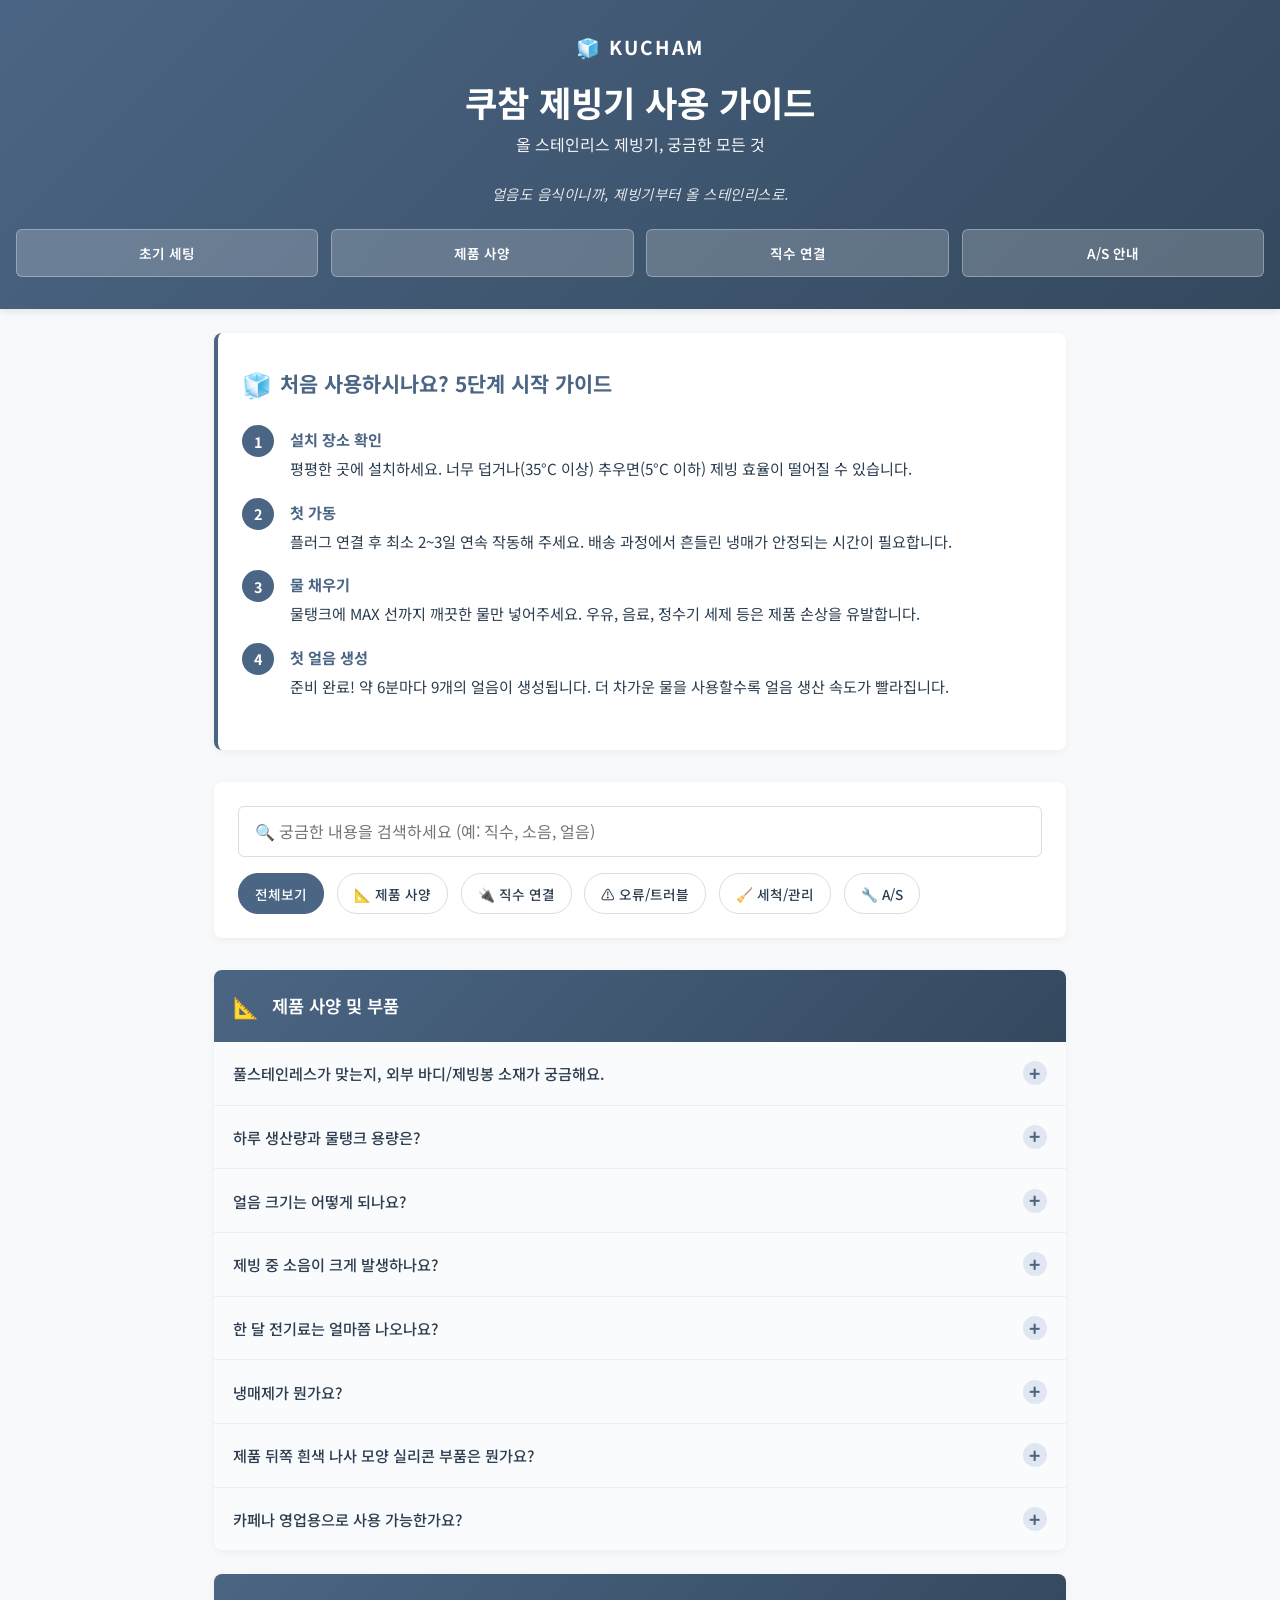
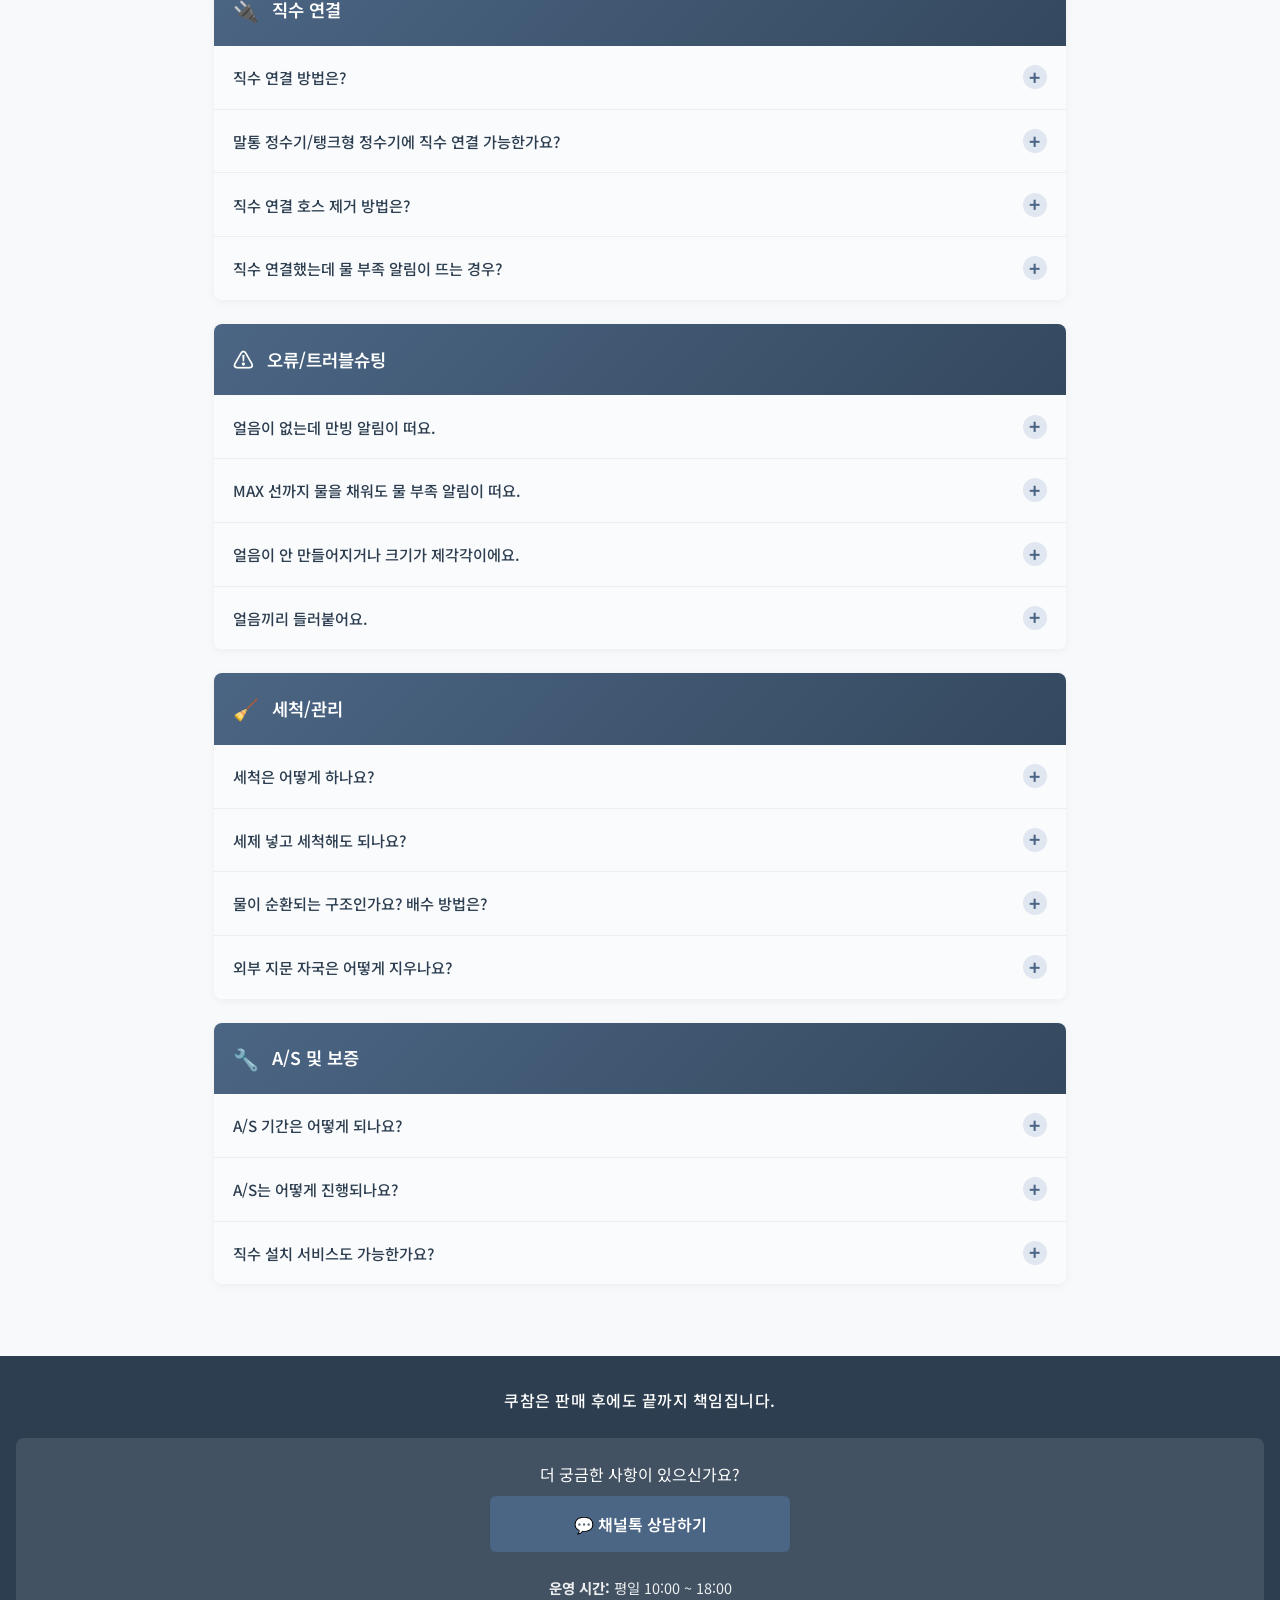
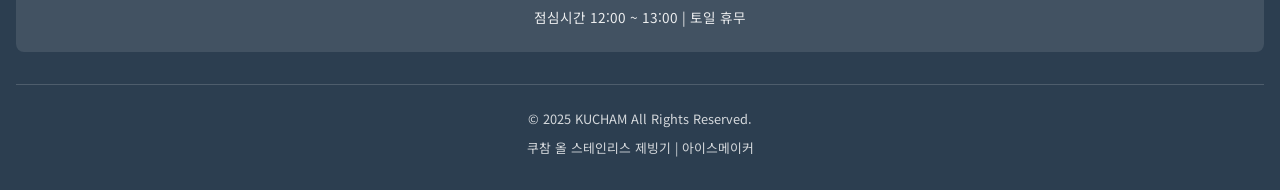
<file: kucham-faq.html>
<!DOCTYPE html>
<html lang="ko">
<head>
    <meta charset="UTF-8">
    <meta name="viewport" content="width=device-width, initial-scale=1.0">
    <meta name="description" content="쿠참 올 스테인리스 제빙기 사용 가이드. 제품 사양, 직수 연결, 세척 방법, A/S 안내 등 모든 정보를 한 곳에서 확인하세요.">
    <meta name="keywords" content="쿠참, 제빙기, 올스테인리스, 얼음, 사용 가이드, FAQ">
    <meta name="author" content="쿠참">
    <meta property="og:title" content="쿠참 제빙기 사용 가이드 | 올 스테인리스 제빙기 FAQ">
    <meta property="og:description" content="쿠참 올 스테인리스 제빙기 사용 방법, 제품 정보, 직수 연결, 세척, A/S 안내">
    <meta property="og:type" content="website">
    <title>쿠참 제빙기 사용 가이드 | FAQ</title>

    <link href="https://fonts.googleapis.com/css2?family=Noto+Sans+KR:wght@400;500;600;700&display=swap" rel="stylesheet">

    <style>
        * {
            margin: 0;
            padding: 0;
            box-sizing: border-box;
        }

        body {
            font-family: 'Noto Sans KR', -apple-system, BlinkMacSystemFont, 'Segoe UI', sans-serif;
            background: #f8f9fa;
            color: #2c3e50;
            line-height: 1.6;
            -webkit-font-smoothing: antialiased;
        }

        /* Header & Hero */
        header {
            background: linear-gradient(135deg, #4b6584 0%, #34495e 100%);
            color: white;
            padding: 2rem 1rem;
            text-align: center;
            box-shadow: 0 2px 8px rgba(0,0,0,0.1);
        }

        .logo-text {
            font-size: 1.2rem;
            font-weight: 700;
            letter-spacing: 2px;
            margin-bottom: 1rem;
            text-transform: uppercase;
        }

        h1 {
            font-size: 1.8rem;
            font-weight: 700;
            margin-bottom: 0.5rem;
            line-height: 1.3;
        }

        .subtitle {
            font-size: 1rem;
            font-weight: 400;
            opacity: 0.95;
            margin-bottom: 1.5rem;
        }

        .tagline {
            font-size: 0.9rem;
            font-style: italic;
            opacity: 0.85;
            margin-bottom: 1.5rem;
            letter-spacing: 0.5px;
        }

        /* Quick Action Buttons */
        .quick-actions {
            display: grid;
            grid-template-columns: 1fr 1fr;
            gap: 0.8rem;
            margin-bottom: 0;
        }

        .quick-actions button {
            background: rgba(255,255,255,0.2);
            border: 1px solid rgba(255,255,255,0.3);
            color: white;
            padding: 0.8rem 1rem;
            border-radius: 6px;
            font-size: 0.85rem;
            font-weight: 600;
            cursor: pointer;
            transition: all 0.3s ease;
            font-family: 'Noto Sans KR', sans-serif;
        }

        .quick-actions button:hover,
        .quick-actions button:active {
            background: rgba(255,255,255,0.3);
            transform: translateY(-2px);
            box-shadow: 0 4px 12px rgba(0,0,0,0.2);
        }

        @media (min-width: 640px) {
            .quick-actions {
                grid-template-columns: repeat(4, 1fr);
            }

            h1 {
                font-size: 2.2rem;
            }
        }

        /* Main Container */
        main {
            max-width: 900px;
            margin: 0 auto;
            padding: 1.5rem;
        }

        /* Quick Start Section */
        .quick-start {
            background: white;
            border-left: 4px solid #4b6584;
            border-radius: 8px;
            padding: 2rem 1.5rem;
            margin-bottom: 2rem;
            box-shadow: 0 2px 8px rgba(0,0,0,0.05);
        }

        .quick-start h2 {
            font-size: 1.3rem;
            color: #4b6584;
            margin-bottom: 1.5rem;
            display: flex;
            align-items: center;
            gap: 0.5rem;
        }

        .quick-start h2 span {
            font-size: 1.5rem;
        }

        .quick-start ol {
            list-style: none;
            counter-reset: step-counter;
        }

        .quick-start li {
            counter-increment: step-counter;
            margin-bottom: 1.2rem;
            padding-left: 3rem;
            position: relative;
            font-size: 0.95rem;
        }

        .quick-start li:before {
            content: counter(step-counter);
            position: absolute;
            left: 0;
            top: -2px;
            background: #4b6584;
            color: white;
            width: 2rem;
            height: 2rem;
            border-radius: 50%;
            display: flex;
            align-items: center;
            justify-content: center;
            font-weight: 700;
            font-size: 0.9rem;
        }

        .quick-start li strong {
            color: #4b6584;
            display: block;
            margin-bottom: 0.3rem;
        }

        /* Search & Filter */
        .search-section {
            background: white;
            padding: 1.5rem;
            margin-bottom: 2rem;
            border-radius: 8px;
            box-shadow: 0 2px 8px rgba(0,0,0,0.05);
        }

        .search-box {
            width: 100%;
            padding: 0.8rem 1rem;
            border: 1px solid #ddd;
            border-radius: 6px;
            font-size: 1rem;
            font-family: 'Noto Sans KR', sans-serif;
            margin-bottom: 1rem;
            transition: border-color 0.3s ease;
        }

        .search-box:focus {
            outline: none;
            border-color: #4b6584;
            box-shadow: 0 0 0 3px rgba(75, 101, 132, 0.1);
        }

        .filter-buttons {
            display: flex;
            flex-wrap: wrap;
            gap: 0.8rem;
            align-items: flex-start;
        }

        .filter-btn {
            padding: 0.6rem 1rem;
            border: 1px solid #ddd;
            background: white;
            color: #2c3e50;
            border-radius: 20px;
            cursor: pointer;
            font-size: 0.85rem;
            font-weight: 500;
            font-family: 'Noto Sans KR', sans-serif;
            transition: all 0.3s ease;
        }

        .filter-btn:hover {
            border-color: #4b6584;
            color: #4b6584;
        }

        .filter-btn.active {
            background: #4b6584;
            color: white;
            border-color: #4b6584;
        }

        /* FAQ Sections */
        .faq-container {
            display: grid;
            gap: 1.5rem;
        }

        .faq-category {
            background: white;
            border-radius: 8px;
            overflow: hidden;
            box-shadow: 0 2px 8px rgba(0,0,0,0.05);
        }

        .category-header {
            background: linear-gradient(135deg, #4b6584 0%, #34495e 100%);
            color: white;
            padding: 1.2rem;
            font-size: 1.1rem;
            font-weight: 600;
            display: flex;
            align-items: center;
            gap: 0.8rem;
            margin: 0;
        }

        .category-header span {
            font-size: 1.3rem;
        }

        .faq-items {
            padding: 0;
        }

        .faq-item {
            border-bottom: 1px solid #eee;
            transition: background-color 0.2s ease;
        }

        .faq-item:last-child {
            border-bottom: none;
        }

        .faq-item.hidden {
            display: none;
        }

        .faq-question {
            padding: 1.2rem;
            cursor: pointer;
            display: flex;
            justify-content: space-between;
            align-items: flex-start;
            gap: 1rem;
            background: #fafbfc;
            transition: all 0.3s ease;
            font-weight: 500;
            font-size: 0.95rem;
        }

        .faq-question:hover {
            background: #f0f4f8;
        }

        .faq-question.active {
            background: white;
            font-weight: 600;
        }

        .faq-question-text {
            flex: 1;
            text-align: left;
            color: #2c3e50;
        }

        .faq-toggle {
            flex-shrink: 0;
            width: 24px;
            height: 24px;
            display: flex;
            align-items: center;
            justify-content: center;
            background: #e0e7f1;
            border-radius: 50%;
            color: #4b6584;
            font-size: 1.2rem;
            font-weight: bold;
            transition: all 0.3s ease;
        }

        .faq-question.active .faq-toggle {
            background: #4b6584;
            color: white;
            transform: rotate(180deg);
        }

        .faq-answer {
            max-height: 0;
            overflow: hidden;
            transition: max-height 0.4s ease, padding 0.4s ease;
            background: white;
            padding: 0 1.2rem;
        }

        .faq-question.active + .faq-answer {
            max-height: 2000px;
            padding: 1rem 1.2rem 1.5rem;
        }

        .faq-answer-text {
            font-size: 0.9rem;
            line-height: 1.7;
            color: #34495e;
        }

        .faq-answer-text strong {
            color: #2c3e50;
            font-weight: 600;
        }

        .faq-answer-text p {
            margin-bottom: 0.8rem;
        }

        .faq-answer-text ol,
        .faq-answer-text ul {
            margin-left: 1.5rem;
            margin-bottom: 0.8rem;
        }

        .faq-answer-text li {
            margin-bottom: 0.5rem;
        }

        .faq-answer-text em {
            color: #7f8c8d;
            font-style: italic;
        }

        /* Helpful Section */
        .faq-helpful {
            display: flex;
            align-items: center;
            gap: 0.8rem;
            padding-top: 1rem;
            margin-top: 1rem;
            border-top: 1px solid #eee;
            font-size: 0.85rem;
            color: #7f8c8d;
        }

        .helpful-btn {
            background: none;
            border: 1px solid #ddd;
            padding: 0.4rem 0.8rem;
            border-radius: 4px;
            cursor: pointer;
            font-size: 0.8rem;
            transition: all 0.2s ease;
            color: #7f8c8d;
            font-family: 'Noto Sans KR', sans-serif;
        }

        .helpful-btn:hover {
            border-color: #4b6584;
            color: #4b6584;
        }

        /* Footer */
        footer {
            background: #2c3e50;
            color: white;
            padding: 2rem 1rem;
            margin-top: 3rem;
            text-align: center;
        }

        .footer-message {
            font-size: 1rem;
            margin-bottom: 1.5rem;
            font-weight: 500;
            letter-spacing: 0.5px;
        }

        .contact-section {
            background: rgba(255,255,255,0.1);
            padding: 1.5rem;
            border-radius: 8px;
            margin-bottom: 1.5rem;
        }

        .contact-button {
            background: #4b6584;
            color: white;
            border: none;
            padding: 1rem 2rem;
            border-radius: 6px;
            font-size: 1rem;
            font-weight: 600;
            cursor: pointer;
            margin: 0.5rem;
            transition: all 0.3s ease;
            font-family: 'Noto Sans KR', sans-serif;
            width: 100%;
            max-width: 300px;
        }

        .contact-button:hover,
        .contact-button:active {
            background: #5a7a9e;
            transform: translateY(-2px);
            box-shadow: 0 4px 12px rgba(75, 101, 132, 0.3);
        }

        .operating-hours {
            font-size: 0.9rem;
            opacity: 0.9;
            margin-top: 1rem;
        }

        /* Scroll to Top Button */
        #scrollToTopBtn {
            display: none;
            position: fixed;
            bottom: 2rem;
            right: 1.5rem;
            background: #4b6584;
            color: white;
            border: none;
            width: 48px;
            height: 48px;
            border-radius: 50%;
            cursor: pointer;
            font-size: 1.2rem;
            box-shadow: 0 4px 12px rgba(75, 101, 132, 0.3);
            transition: all 0.3s ease;
            z-index: 999;
            font-family: 'Noto Sans KR', sans-serif;
        }

        #scrollToTopBtn:hover {
            background: #34495e;
            transform: translateY(-4px);
            box-shadow: 0 6px 16px rgba(75, 101, 132, 0.4);
        }

        /* Results Counter */
        .results-info {
            text-align: center;
            font-size: 0.9rem;
            color: #7f8c8d;
            margin-bottom: 1rem;
        }

        .results-info.hidden {
            display: none;
        }

        /* No Results */
        .no-results {
            text-align: center;
            padding: 2rem;
            color: #7f8c8d;
            font-size: 0.95rem;
        }

        .no-results span {
            display: block;
            margin-top: 0.5rem;
            font-size: 0.85rem;
        }

        /* Responsive */
        @media (max-width: 640px) {
            main {
                padding: 1rem;
            }

            header {
                padding: 1.5rem 1rem;
            }

            h1 {
                font-size: 1.4rem;
            }

            .subtitle {
                font-size: 0.9rem;
            }

            .quick-start {
                padding: 1.5rem 1.2rem;
            }

            .category-header {
                font-size: 1rem;
            }

            .faq-question {
                padding: 1rem;
            }

            .filter-buttons {
                gap: 0.6rem;
            }

            .filter-btn {
                font-size: 0.8rem;
                padding: 0.5rem 0.8rem;
            }

            #scrollToTopBtn {
                width: 44px;
                height: 44px;
                bottom: 1.5rem;
                right: 1rem;
                font-size: 1rem;
            }
        }

        /* Print Styles */
        @media print {
            body {
                background: white;
            }

            header {
                box-shadow: none;
            }

            .quick-actions,
            .search-section,
            .filter-buttons,
            #scrollToTopBtn {
                display: none;
            }

            .faq-answer {
                max-height: none !important;
                padding: 1rem 1.2rem 1.5rem !important;
            }

            .faq-question {
                break-inside: avoid;
            }
        }
    </style>
</head>
<body>
    <header>
        <div class="logo-text">🧊 KUCHAM</div>
        <h1>쿠참 제빙기 사용 가이드</h1>
        <p class="subtitle">올 스테인리스 제빙기, 궁금한 모든 것</p>
        <p class="tagline">얼음도 음식이니까, 제빙기부터 올 스테인리스로.</p>

        <div class="quick-actions">
            <button onclick="document.querySelector('.quick-start').scrollIntoView({behavior:'smooth'})">초기 세팅</button>
            <button onclick="scrollToCategory('제품 사양')">제품 사양</button>
            <button onclick="scrollToCategory('직수 연결')">직수 연결</button>
            <button onclick="scrollToCategory('A/S')">A/S 안내</button>
        </div>
    </header>

    <main>
        <!-- Quick Start Section -->
        <section class="quick-start">
            <h2><span>🧊</span> 처음 사용하시나요? 5단계 시작 가이드</h2>
            <ol>
                <li>
                    <strong>설치 장소 확인</strong>
                    평평한 곳에 설치하세요. 너무 덥거나(35°C 이상) 추우면(5°C 이하) 제빙 효율이 떨어질 수 있습니다.
                </li>
                <li>
                    <strong>첫 가동</strong>
                    플러그 연결 후 최소 2~3일 연속 작동해 주세요. 배송 과정에서 흔들린 냉매가 안정되는 시간이 필요합니다.
                </li>
                <li>
                    <strong>물 채우기</strong>
                    물탱크에 MAX 선까지 깨끗한 물만 넣어주세요. 우유, 음료, 정수기 세제 등은 제품 손상을 유발합니다.
                </li>
                <li>
                    <strong>첫 얼음 생성</strong>
                    준비 완료! 약 6분마다 9개의 얼음이 생성됩니다. 더 차가운 물을 사용할수록 얼음 생산 속도가 빨라집니다.
                </li>
            </ol>
        </section>

        <!-- Search & Filter -->
        <section class="search-section">
            <input
                type="text"
                class="search-box"
                id="searchBox"
                placeholder="🔍 궁금한 내용을 검색하세요 (예: 직수, 소음, 얼음)"
                onkeyup="filterFAQ()"
            >
            <div class="filter-buttons">
                <button class="filter-btn active" onclick="filterByCategory('all')">전체보기</button>
                <button class="filter-btn" onclick="filterByCategory('제품')">📐 제품 사양</button>
                <button class="filter-btn" onclick="filterByCategory('직수')">🔌 직수 연결</button>
                <button class="filter-btn" onclick="filterByCategory('트러블')">⚠️ 오류/트러블</button>
                <button class="filter-btn" onclick="filterByCategory('세척')">🧹 세척/관리</button>
                <button class="filter-btn" onclick="filterByCategory('AS')">🔧 A/S</button>
            </div>
            <div class="results-info hidden" id="resultsInfo"></div>
        </section>

        <!-- FAQ Categories -->
        <section class="faq-container" id="faqContainer">

            <!-- 제품 사양 -->
            <section class="faq-category" data-category="제품">
                <h2 class="category-header"><span>📐</span> 제품 사양 및 부품</h2>
                <div class="faq-items">

                    <div class="faq-item">
                        <div class="faq-question" onclick="toggleFAQ(this)">
                            <span class="faq-question-text">풀스테인레스가 맞는지, 외부 바디/제빙봉 소재가 궁금해요.</span>
                            <span class="faq-toggle">+</span>
                        </div>
                        <div class="faq-answer">
                            <div class="faq-answer-text">
                                <p>네, 쿠참은 국내 유일 올 스테인리스 제빙기입니다. <strong>외부 바디는 SUS 430, 얼음이 직접 닿는 제빙봉은 식품 등급 SUS 304</strong>를 사용합니다. SUS 304는 의료기기와 조리도구에 사용되는 소재로, 중금속 용출이나 녹 발생 없이 안전하게 사용할 수 있습니다. 일반 도금 제빙기와 달리 표면이 벗겨질 걱정이 없습니다.</p>
                                <p><em>안심 기준: 주방의 모든 음식 접촉 부위가 식품 등급 스테인리스여야 한다는 원칙을 쿠참도 지킵니다.</em></p>
                            </div>
                            <div class="faq-helpful">
                                <span>이 답변이 도움되었나요?</span>
                                <button class="helpful-btn" onclick="markHelpful(this, 'yes')">👍 도움됨</button>
                                <button class="helpful-btn" onclick="markHelpful(this, 'no')">👎 아니요</button>
                            </div>
                        </div>
                    </div>

                    <div class="faq-item">
                        <div class="faq-question" onclick="toggleFAQ(this)">
                            <span class="faq-question-text">하루 생산량과 물탱크 용량은?</span>
                            <span class="faq-toggle">+</span>
                        </div>
                        <div class="faq-answer">
                            <div class="faq-answer-text">
                                <p><strong>하루 최대 17kg 생산 가능</strong>합니다. 물탱크 용량 2.8L, 얼음 바스켓 용량 1.8kg입니다. 보통 <strong>6분에 9개씩 생산</strong>되며, 물 온도와 주변 온도에 따라 속도가 달라질 수 있습니다. 4인 가족 기준 하루 얼음 소비량(약 2~3kg)을 충분히 커버합니다.</p>
                                <p><em>팁: 차가운 수돗물을 사용할수록 생산 속도가 빨라집니다. 온수를 넣으면 속도가 느려질 수 있으니 항상 상온 이상 찬 물을 사용해 주세요.</em></p>
                            </div>
                            <div class="faq-helpful">
                                <span>이 답변이 도움되었나요?</span>
                                <button class="helpful-btn" onclick="markHelpful(this, 'yes')">👍 도움됨</button>
                                <button class="helpful-btn" onclick="markHelpful(this, 'no')">👎 아니요</button>
                            </div>
                        </div>
                    </div>

                    <div class="faq-item">
                        <div class="faq-question" onclick="toggleFAQ(this)">
                            <span class="faq-question-text">얼음 크기는 어떻게 되나요?</span>
                            <span class="faq-toggle">+</span>
                        </div>
                        <div class="faq-answer">
                            <div class="faq-answer-text">
                                <p><strong>S사이즈: ∮20×35mm / L사이즈: ∮23×38mm</strong>, 두 가지 크기를 선택할 수 있습니다.</p>
                                <ul>
                                    <li><strong>S 사이즈:</strong> 아이스커피, 칵테일, 고급 음료에 어울림</li>
                                    <li><strong>L 사이즈:</strong> 일반 음료, 물, 주스에 추천</li>
                                </ul>

                            </div>
                            <div class="faq-helpful">
                                <span>이 답변이 도움되었나요?</span>
                                <button class="helpful-btn" onclick="markHelpful(this, 'yes')">👍 도움됨</button>
                                <button class="helpful-btn" onclick="markHelpful(this, 'no')">👎 아니요</button>
                            </div>
                        </div>
                    </div>

                    <div class="faq-item">
                        <div class="faq-question" onclick="toggleFAQ(this)">
                            <span class="faq-question-text">제빙 중 소음이 크게 발생하나요?</span>
                            <span class="faq-toggle">+</span>
                        </div>
                        <div class="faq-answer">
                            <div class="faq-answer-text">
                                <p>소음 테스트 결과 <strong>50dB 수준</strong>입니다. 조용한 사무실이나 도서관 수준으로, 거실이나 사무실에서 충분히 사용 가능합니다.</p>
                                <p>얼음이 만들어져 <strong>첫 얼음이 바스켓에 떨어질 때</strong>는 소리가 조금 더 크게 느껴질 수 있습니다.</p>
                            </div>
                            <div class="faq-helpful">
                                <span>이 답변이 도움되었나요?</span>
                                <button class="helpful-btn" onclick="markHelpful(this, 'yes')">👍 도움됨</button>
                                <button class="helpful-btn" onclick="markHelpful(this, 'no')">👎 아니요</button>
                            </div>
                        </div>
                    </div>

                    <div class="faq-item">
                        <div class="faq-question" onclick="toggleFAQ(this)">
                            <span class="faq-question-text">한 달 전기료는 얼마쯤 나오나요?</span>
                            <span class="faq-toggle">+</span>
                        </div>
                        <div class="faq-answer">
                            <div class="faq-answer-text">
                                <p><strong>소비전력 130W입니다. 하루 8시간 기준 약 1,500~2,000원/월 수준</strong>으로, 일반 가정에서 부담 없이 사용하실 수 있습니다.</p>
                                <p><em>*사용 환경에 따라 전기 요금은 상이할 수 있습니다.</em></p>
                            </div>
                            <div class="faq-helpful">
                                <span>이 답변이 도움되었나요?</span>
                                <button class="helpful-btn" onclick="markHelpful(this, 'yes')">👍 도움됨</button>
                                <button class="helpful-btn" onclick="markHelpful(this, 'no')">👎 아니요</button>
                            </div>
                        </div>
                    </div>

                    <div class="faq-item">
                        <div class="faq-question" onclick="toggleFAQ(this)">
                            <span class="faq-question-text">냉매제가 뭔가요?</span>
                            <span class="faq-toggle">+</span>
                        </div>
                        <div class="faq-answer">
                            <div class="faq-answer-text">
                                <p>이소부탄가스 <strong>(R-600a)</strong>를 사용합니다. 무색·무취의 친환경 냉매로, 프레온가스(오존층 파괴 물질) 대신 사용되는 안전한 냉매입니다.</p>
                                <p><strong>안전성:</strong> 밀봉 구조로 설계되어 일반 사용 시 유출되지 않습니다. 만약 유출되면 제빙 자체가 되지 않으므로, 갑자기 얼음이 안 만들어진다면 고객센터로 문의해 주세요.</p>
                                <p><em>국제 기준에 따라 냉매는 선택 사항이지만, 쿠참은 안전성과 환경을 모두 고려하여 R-600a를 선택했습니다.</em></p>
                            </div>
                            <div class="faq-helpful">
                                <span>이 답변이 도움되었나요?</span>
                                <button class="helpful-btn" onclick="markHelpful(this, 'yes')">👍 도움됨</button>
                                <button class="helpful-btn" onclick="markHelpful(this, 'no')">👎 아니요</button>
                            </div>
                        </div>
                    </div>

                    <div class="faq-item">
                        <div class="faq-question" onclick="toggleFAQ(this)">
                            <span class="faq-question-text">제품 뒤쪽 흰색 나사 모양 실리콘 부품은 뭔가요?</span>
                            <span class="faq-toggle">+</span>
                        </div>
                        <div class="faq-answer">
                            <div class="faq-answer-text">
                                <p>직수 연결부를 막아주는 마개입니다.</p>
                                <ul>
                                    <li><strong>직수 연결 없이 상부급수로 사용:</strong> 이 마개를 그대로 유지해 주세요.</li>
                                    <li><strong>직수 연결할 예정:</strong> 이 마개를 제거하고 연결 호스를 부착합니다.</li>
                                </ul>
                                <p><em>마개를 제거한 후 직수 연결을 하지 않으면 물이 새일 수 있으니 주의해 주세요.</em></p>
                            </div>
                            <div class="faq-helpful">
                                <span>이 답변이 도움되었나요?</span>
                                <button class="helpful-btn" onclick="markHelpful(this, 'yes')">👍 도움됨</button>
                                <button class="helpful-btn" onclick="markHelpful(this, 'no')">👎 아니요</button>
                            </div>
                        </div>
                    </div>

                    <div class="faq-item">
                        <div class="faq-question" onclick="toggleFAQ(this)">
                            <span class="faq-question-text">카페나 영업용으로 사용 가능한가요?</span>
                            <span class="faq-toggle">+</span>
                        </div>
                        <div class="faq-answer">
                            <div class="faq-answer-text">
                                <p><strong>네, 가능합니다.</strong> 식약처 안전 신고가 완료된 제품으로, 가정용·영업용 모두 사용할 수 있습니다. 하루 17kg 생산량은 소형 카페 기준 충분한 양입니다.</p>
                                <p><strong>영업 추천:</strong> 에스프레소 바, 스무디/아이스크림 전문점, 소규모 카페에 최적화되어 있습니다. 대형 프랜차이즈는 산업용 모델을 권장합니다.</p>
                            </div>
                            <div class="faq-helpful">
                                <span>이 답변이 도움되었나요?</span>
                                <button class="helpful-btn" onclick="markHelpful(this, 'yes')">👍 도움됨</button>
                                <button class="helpful-btn" onclick="markHelpful(this, 'no')">👎 아니요</button>
                            </div>
                        </div>
                    </div>

                </div>
            </section>

            <!-- 직수 연결 -->
            <section class="faq-category" data-category="직수">
                <h2 class="category-header"><span>🔌</span> 직수 연결</h2>
                <div class="faq-items">

                    <div class="faq-item">
                        <div class="faq-question" onclick="toggleFAQ(this)">
                            <span class="faq-question-text">직수 연결 방법은?</span>
                            <span class="faq-toggle">+</span>
                        </div>
                        <div class="faq-answer">
                            <div class="faq-answer-text">
                                <p>두 가지 방법이 있습니다:</p>
                                <p><strong>방법 1 — 정수기 업체 방문 연결</strong></p>
                                <p>사용 중인 정수기 고객센터에 "제빙기 직수 연결 가능 여부"를 먼저 확인해 주세요. 대부분의 직수형 정수기는 연결 가능합니다. 정수기 업체가 연결해 주면 전문성을 보장받을 수 있습니다.</p>
                                <p><strong>방법 2 — 자가 직수 연결 키트</strong></p>
                                <p>정수기 업체에서 직수 연결이 불가하다는 답변을 받으셨다면, 쿠참 고객센터로 문의해 주세요. 구매 내역 확인 후 자가 직수 연결 키트를 발송해 드립니다.</p>
                                <p><em>직수 연결이 안정적이지 않으면 제품 오작동이 발생할 수 있으니, 확신 없으면 고객센터에 문의해 주세요.</em></p>
                            </div>
                            <div class="faq-helpful">
                                <span>이 답변이 도움되었나요?</span>
                                <button class="helpful-btn" onclick="markHelpful(this, 'yes')">👍 도움됨</button>
                                <button class="helpful-btn" onclick="markHelpful(this, 'no')">👎 아니요</button>
                            </div>
                        </div>
                    </div>

                    <div class="faq-item">
                        <div class="faq-question" onclick="toggleFAQ(this)">
                            <span class="faq-question-text">말통 정수기/탱크형 정수기에 직수 연결 가능한가요?</span>
                            <span class="faq-toggle">+</span>
                        </div>
                        <div class="faq-answer">
                            <div class="faq-answer-text">
                                <p><strong>아쉽지만 불가합니다.</strong> 말통 정수기와 탱크형 정수기는 수압이 낮아 직수 연결이 안정적으로 작동하지 않습니다.</p>
                                <p><strong>대안:</strong> 이 경우 상부급수(직접 물 넣기) 방식으로 사용해 주세요. 자동세척 기능으로 위생 관리는 충분히 가능합니다.</p>
                                <p><em>정수기 업그레이드나 교체 계획이 있으시다면 직수형 정수기를 선택하시면 추후 직수 연결이 가능해집니다.</em></p>
                            </div>
                            <div class="faq-helpful">
                                <span>이 답변이 도움되었나요?</span>
                                <button class="helpful-btn" onclick="markHelpful(this, 'yes')">👍 도움됨</button>
                                <button class="helpful-btn" onclick="markHelpful(this, 'no')">👎 아니요</button>
                            </div>
                        </div>
                    </div>

                    <div class="faq-item">
                        <div class="faq-question" onclick="toggleFAQ(this)">
                            <span class="faq-question-text">직수 연결 호스 제거 방법은?</span>
                            <span class="faq-toggle">+</span>
                        </div>
                        <div class="faq-answer">
                            <div class="faq-answer-text">
                                <p>연결부 측면의 <strong>고정 클립을 누른 상태에서 호스를 잡아당기면</strong> 분리됩니다.</p>
                                <p><strong>주의:</strong> 무리하게 당기지 마시고, 반드시 클립을 누른 상태에서 제거해 주세요. 클립 없이 힘으로 빼면 호스나 연결부가 손상될 수 있습니다.</p>
                                <p><em>재연결할 때는 딸깍 소리가 날 때까지 밀어넣으면 정확히 장착됩니다.</em></p>
                            </div>
                            <div class="faq-helpful">
                                <span>이 답변이 도움되었나요?</span>
                                <button class="helpful-btn" onclick="markHelpful(this, 'yes')">👍 도움됨</button>
                                <button class="helpful-btn" onclick="markHelpful(this, 'no')">👎 아니요</button>
                            </div>
                        </div>
                    </div>

                    <div class="faq-item">
                        <div class="faq-question" onclick="toggleFAQ(this)">
                            <span class="faq-question-text">직수 연결했는데 물 부족 알림이 뜨는 경우?</span>
                            <span class="faq-toggle">+</span>
                        </div>
                        <div class="faq-answer">
                            <div class="faq-answer-text">
                                <p><strong>정수기 업체 직수 연결인 경우:</strong> 정수기에서 물 공급이 원활하지 않을 수 있습니다. 정수기 고객센터로 수압 확인을 요청해 주세요. 일반적으로 0.2~0.5MPa 이상의 수압이 필요합니다.</p>
                                <p><strong>자가 직수 연결 키트 사용인 경우:</strong> 물탱크 바닥의 수위 센서(건빵 모양 부품) 위까지 물이 차야 물 부족 알림이 해제됩니다. 상부급수로 센서 위까지 물을 채운 뒤 다시 밸브를 연결해 주세요.</p>
                                <p><strong>그래도 해결되지 않으면:</strong> 증상 영상과 함께 고객센터로 문의 부탁드립니다.</p>
                            </div>
                            <div class="faq-helpful">
                                <span>이 답변이 도움되었나요?</span>
                                <button class="helpful-btn" onclick="markHelpful(this, 'yes')">👍 도움됨</button>
                                <button class="helpful-btn" onclick="markHelpful(this, 'no')">👎 아니요</button>
                            </div>
                        </div>
                    </div>

                </div>
            </section>

            <!-- 오류/트러블슈팅 -->
            <section class="faq-category" data-category="트러블">
                <h2 class="category-header"><span>⚠️</span> 오류/트러블슈팅</h2>
                <div class="faq-items">

                    <div class="faq-item">
                        <div class="faq-question" onclick="toggleFAQ(this)">
                            <span class="faq-question-text">얼음이 없는데 만빙 알림이 떠요.</span>
                            <span class="faq-toggle">+</span>
                        </div>
                        <div class="faq-answer">
                            <div class="faq-answer-text">
                                <p>얼음 바스켓을 넣는 곳 왼쪽 위 검정 센서에 석회가 끼면 오작동할 수 있습니다.</p>
                                <p>센서를 닦은 뒤에도 동일 증상이 발생하는지 확인 부탁드립니다.</p>
                            </div>
                            <div class="faq-helpful">
                                <span>이 답변이 도움되었나요?</span>
                                <button class="helpful-btn" onclick="markHelpful(this, 'yes')">👍 도움됨</button>
                                <button class="helpful-btn" onclick="markHelpful(this, 'no')">👎 아니요</button>
                            </div>
                        </div>
                    </div>

                    <div class="faq-item">
                        <div class="faq-question" onclick="toggleFAQ(this)">
                            <span class="faq-question-text">MAX 선까지 물을 채워도 물 부족 알림이 떠요.</span>
                            <span class="faq-toggle">+</span>
                        </div>
                        <div class="faq-answer">
                            <div class="faq-answer-text">
                                <p>필터 세척 후 자동세척 기능을 3회 이상 작동해도 동일하면 영상과 함께 고객센터로 문의 부탁드립니다.</p>
                            </div>
                            <div class="faq-helpful">
                                <span>이 답변이 도움되었나요?</span>
                                <button class="helpful-btn" onclick="markHelpful(this, 'yes')">👍 도움됨</button>
                                <button class="helpful-btn" onclick="markHelpful(this, 'no')">👎 아니요</button>
                            </div>
                        </div>
                    </div>

                    <div class="faq-item">
                        <div class="faq-question" onclick="toggleFAQ(this)">
                            <span class="faq-question-text">얼음이 안 만들어지거나 크기가 제각각이에요.</span>
                            <span class="faq-toggle">+</span>
                        </div>
                        <div class="faq-answer">
                            <div class="faq-answer-text">
                                <p>대부분 냉매 안정화 문제입니다. 택배 배송 과정에서 기기가 흔들리면 내부 냉매제가 불안정해질 수 있습니다.</p>
                                <p><strong>해결:</strong> 수령 후 플러그 연결 → 위치 이동 없이 <strong>최소 2~3일 연속 작동</strong>해 주세요. 냉매가 안정되면 고른 크기의 얼음이 생산됩니다.</p>
                                <p><strong>주의:</strong> 설치 환경이 너무 덥거나(35°C↑) 추우면(5°C↓) 제빙이 원활하지 않을 수 있습니다. 실내 온도를 10~32°C 범위로 유지해 주세요.</p>
                                <p><em>여름이나 겨울에는 실내 온도 조절이 특히 중요합니다. 너무 덥거나 추운 곳에서는 제빙 불가능합니다.</em></p>
                                <p><em>*위 안내대로 진행했음에도 불구하고, 동일 증상이 발생된다면 제빙기 세척 부탁드립니다.</em></p>
                                <p><em>*위 안내대로 진행했음에도 불구하고, 동일 증상이 발생된다면 제빙기 세척 부탁드립니다.</em></p>
                            </div>
                            <div class="faq-helpful">
                                <span>이 답변이 도움되었나요?</span>
                                <button class="helpful-btn" onclick="markHelpful(this, 'yes')">👍 도움됨</button>
                                <button class="helpful-btn" onclick="markHelpful(this, 'no')">👎 아니요</button>
                            </div>
                        </div>
                    </div>

                    <div class="faq-item">
                        <div class="faq-question" onclick="toggleFAQ(this)">
                            <span class="faq-question-text">얼음끼리 들러붙어요.</span>
                            <span class="faq-toggle">+</span>
                        </div>
                        <div class="faq-answer">
                            <div class="faq-answer-text">
                                <p>계속 작동하면 물이 차가워지고, 차가울수록 얼음이 커질 수 있습니다.</p>
                                <p>오래 가동 시 냉매 가스 영향으로 얼음이 붙을 수 있으며, 이 경우 <strong>제빙봉(스테인)을 물속에서 위로 올리면 개선</strong>될 수 있습니다.</p>
                            </div>
                            <div class="faq-helpful">
                                <span>이 답변이 도움되었나요?</span>
                                <button class="helpful-btn" onclick="markHelpful(this, 'yes')">👍 도움됨</button>
                                <button class="helpful-btn" onclick="markHelpful(this, 'no')">👎 아니요</button>
                            </div>
                        </div>
                    </div>

                </div>
            </section>

            <!-- 세척/관리 -->
            <section class="faq-category" data-category="세척">
                <h2 class="category-header"><span>🧹</span> 세척/관리</h2>
                <div class="faq-items">

                    <div class="faq-item">
                        <div class="faq-question" onclick="toggleFAQ(this)">
                            <span class="faq-question-text">세척은 어떻게 하나요?</span>
                            <span class="faq-toggle">+</span>
                        </div>
                        <div class="faq-answer">
                            <div class="faq-answer-text">
                                <h3>1) 세척 전 준비</h3>
                                <ol>
                                    <li>사용 중인 제빙기는 [전원] 버튼을 눌러 제빙을 멈춘 뒤, 벽면 콘센트에서 전원 플러그를 분리합니다.</li>
                                    <li>얼음 트레이에 물이 남아 있다면 트레이를 부드럽게 뒤로 밀어 물이 모두 물탱크로 배출되도록 합니다.</li>
                                </ol>
                                <h3>2) 물 비우기</h3>
                                <ol start="3">
                                    <li>물탱크의 물은 제품 밑에 있는 배수 마개를 열어 모두 버립니다.</li>
                                </ol>
                                <h3>3) 자동 세척(6분) 실행</h3>
                                <ol start="4">
                                    <li>배수 마개를 완전히 닫은 후, 물탱크에 깨끗한 물을 채웁니다.<br>
                                    - [모드설정] 버튼을 눌러 물방울 표시등이 점멸할 때까지 설정합니다.<br>
                                    - 그 다음 [전원] 버튼을 누르면 펌프가 물을 펌핑하며 자동 세척이 시작됩니다.<br>
                                    - 약 6분간 자동 세척 후 대기모드로 복귀합니다.<br>
                                    - 세척이 끝나면 물탱크의 물은 버려주세요.</li>
                                </ol>
                                <h3>4) 부품 분리 및 내부 세척</h3>
                                <ol start="5">
                                    <li>얼음 바스켓을 꺼냅니다.</li>
                                    <li>제빙기 내부는 식초 희석액을 적신 부드러운 천으로 닦은 뒤, 깨끗한 물로 헹굽니다.</li>
                                    <li>내부를 헹군 물은 버리고, 배수 호스를 닫아줍니다.<br>
                                    - 얼음 바스켓과 스쿱은 미지근한 물 + 중성세제로 세척한 뒤 완전히 건조해 주세요.</li>
                                </ol>
                                <h3>5) 보관 및 외부 관리</h3>
                                <ol start="8">
                                    <li>제빙기를 장기간 사용하지 않을 경우, 물탱크를 비우고 건조시켜 보관합니다.</li>
                                    <li>제빙기 외부는 부드러운 천으로 닦아 관리합니다.</li>
                                </ol>
                                <p><strong>참고:</strong></p>
                                <ul>
                                    <li>세척은 반드시 전원 플러그를 분리한 뒤 진행해 주세요.</li>
                                    <li>자동 세척 후에는 물탱크의 물을 반드시 버려 주세요.</li>
                                </ul>
                            </div>
                            <div class="faq-helpful">
                                <span>이 답변이 도움되었나요?</span>
                                <button class="helpful-btn" onclick="markHelpful(this, 'yes')">👍 도움됨</button>
                                <button class="helpful-btn" onclick="markHelpful(this, 'no')">👎 아니요</button>
                            </div>
                        </div>
                    </div>

                    <div class="faq-item">
                        <div class="faq-question" onclick="toggleFAQ(this)">
                            <span class="faq-question-text">세제 넣고 세척해도 되나요?</span>
                            <span class="faq-toggle">+</span>
                        </div>
                        <div class="faq-answer">
                            <div class="faq-answer-text">
                                <p><strong>세제 사용은 권장하지 않습니다.</strong> 자동세척 시 여러 차례 물이 순환하므로 깨끗한 물만으로 충분합니다.</p>
                                <p><strong>이점:</strong> 올 스테인리스 소재 특성상 세균 번식이 적어, 물 세척만으로도 위생적으로 관리할 수 있습니다. 세제가 남으면 오히려 얼음 맛에 영향을 줄 수 있습니다.</p>
                                <p><em>석회가 많은 경우라도 자동세척 빈도를 늘리고, 반드시 물만 사용해 주세요.</em></p>
                            </div>
                            <div class="faq-helpful">
                                <span>이 답변이 도움되었나요?</span>
                                <button class="helpful-btn" onclick="markHelpful(this, 'yes')">👍 도움됨</button>
                                <button class="helpful-btn" onclick="markHelpful(this, 'no')">👎 아니요</button>
                            </div>
                        </div>
                    </div>

                    <div class="faq-item">
                        <div class="faq-question" onclick="toggleFAQ(this)">
                            <span class="faq-question-text">물이 순환되는 구조인가요? 배수 방법은?</span>
                            <span class="faq-toggle">+</span>
                        </div>
                        <div class="faq-answer">
                            <div class="faq-answer-text">
                                <p><strong>네, 순환 구조입니다.</strong> 물탱크의 물이 제빙봉으로 올라가 얼음을 만들고, 남은 물은 다시 탱크로 내려옵니다. 따라서 물이 낭비되지 않고 계속 재사용됩니다.</p>
                                <p><strong>배수 방법:</strong> 물을 비울 때는 제품 하단부의 배수 마개를 열어주세요. 물통이나 욕실에서 해주시면 됩니다.</p>
                                <p><em>정기적인 배수로 오래된 물을 제거하고 신선한 물로 교체하시길 권장합니다. (월 1~2회)</em></p>
                            </div>
                            <div class="faq-helpful">
                                <span>이 답변이 도움되었나요?</span>
                                <button class="helpful-btn" onclick="markHelpful(this, 'yes')">👍 도움됨</button>
                                <button class="helpful-btn" onclick="markHelpful(this, 'no')">👎 아니요</button>
                            </div>
                        </div>
                    </div>

                    <div class="faq-item">
                        <div class="faq-question" onclick="toggleFAQ(this)">
                            <span class="faq-question-text">외부 지문 자국은 어떻게 지우나요?</span>
                            <span class="faq-toggle">+</span>
                        </div>
                        <div class="faq-answer">
                            <div class="faq-answer-text">
                                <p>스테인리스 표면 특성상 지문이 남을 수 있습니다.</p>
                                <p><strong>제거 방법:</strong> 매직 블록(멜라민 스펀지)으로 가볍게 닦으면 깨끗하게 제거됩니다. 과하게 문지르면 표면이 벗겨질 수 있으니 부드럽게 닦아주세요.</p>
                                <p><strong>대안:</strong> 극세사 천에 물을 약간 묻혀 닦아도 좋습니다.</p>
                                <p><em>화학약품이나 연마재는 사용하지 마세요. 올 스테인리스 특성상 부식될 수 있습니다.</em></p>
                            </div>
                            <div class="faq-helpful">
                                <span>이 답변이 도움되었나요?</span>
                                <button class="helpful-btn" onclick="markHelpful(this, 'yes')">👍 도움됨</button>
                                <button class="helpful-btn" onclick="markHelpful(this, 'no')">👎 아니요</button>
                            </div>
                        </div>
                    </div>

                </div>
            </section>

            <!-- A/S -->
            <section class="faq-category" data-category="AS">
                <h2 class="category-header"><span>🔧</span> A/S 및 보증</h2>
                <div class="faq-items">

                    <div class="faq-item">
                        <div class="faq-question" onclick="toggleFAQ(this)">
                            <span class="faq-question-text">A/S 기간은 어떻게 되나요?</span>
                            <span class="faq-toggle">+</span>
                        </div>
                        <div class="faq-answer">
                            <div class="faq-answer-text">
                                <p><strong>무상 보증 1년</strong>입니다. 구매일로부터 1년 내 제품 결함은 무상 수리해 드립니다.</p>
                                <p><strong>보증 이후:</strong> 보증 기간 이후 또는 고객 과실로 인한 문제는 유상 A/S로 진행됩니다.</p>
                                <p><strong>보증 확인:</strong> 구매 확인서와 함께 보증서를 함께 보관해 주세요. A/S 신청 시 필요합니다.</p>
                                <p><em>일반적인 마모나 소비재(세척용품, 부속 호스 등)는 보증 대상이 아닙니다.</em></p>
                            </div>
                            <div class="faq-helpful">
                                <span>이 답변이 도움되었나요?</span>
                                <button class="helpful-btn" onclick="markHelpful(this, 'yes')">👍 도움됨</button>
                                <button class="helpful-btn" onclick="markHelpful(this, 'no')">👎 아니요</button>
                            </div>
                        </div>
                    </div>

                    <div class="faq-item">
                        <div class="faq-question" onclick="toggleFAQ(this)">
                            <span class="faq-question-text">A/S는 어떻게 진행되나요?</span>
                            <span class="faq-toggle">+</span>
                        </div>
                        <div class="faq-answer">
                            <div class="faq-answer-text">
                                <p><strong>진행 절차:</strong></p>
                                <ol>
                                    <li>고객센터 접수 (채널톡/유선)</li>
                                    <li>택배 수거 (택배비 무상 - 보증 기간 내 무료)<br><em>*단, 고객 과실로 인한 제품 훼손시 무상 수리 불가</em></li>
                                    <li>전문 A/S 센터에서 수리</li>
                                    <li>수리내역서 동봉 후 택배 발송</li>
                                </ol>
                                <p><strong>기간 중 안내:</strong> 유상수리 진행 시, 담당 부서에서 점검 완료 후 택배비가 포함된 유상 수리 비용을 문자 안내드리고 있습니다.</p>
                            </div>
                            <div class="faq-helpful">
                                <span>이 답변이 도움되었나요?</span>
                                <button class="helpful-btn" onclick="markHelpful(this, 'yes')">👍 도움됨</button>
                                <button class="helpful-btn" onclick="markHelpful(this, 'no')">👎 아니요</button>
                            </div>
                        </div>
                    </div>

                    <div class="faq-item">
                        <div class="faq-question" onclick="toggleFAQ(this)">
                            <span class="faq-question-text">직수 설치 서비스도 가능한가요?</span>
                            <span class="faq-toggle">+</span>
                        </div>
                        <div class="faq-answer">
                            <div class="faq-answer-text">
                                <p><strong>네, 가능합니다.</strong> 전 지역 직수 설치 서비스를 제공합니다.</p>
                                <p><strong>신청 방법:</strong> 고객센터로 문의해 주시면 전문 기사가 방문하여 설치해 드립니다.</p>
                                <p><strong>설치 비용:</strong> 고객센터 문의 시 안내해 드립니다. (지역에 따라 상이할 수 있음)</p>
                                <p><em>설치 예약은 인수인계 후 별도로 신청 가능합니다. 설치 전문성을 원하시면 고객센터에 연락 주세요.</em></p>
                            </div>
                            <div class="faq-helpful">
                                <span>이 답변이 도움되었나요?</span>
                                <button class="helpful-btn" onclick="markHelpful(this, 'yes')">👍 도움됨</button>
                                <button class="helpful-btn" onclick="markHelpful(this, 'no')">👎 아니요</button>
                            </div>
                        </div>
                    </div>

                </div>
            </section>

        </section>

    </main>

    <!-- Footer -->
    <footer>
        <p class="footer-message">쿠참은 판매 후에도 끝까지 책임집니다.</p>

        <div class="contact-section">
            <p>더 궁금한 사항이 있으신가요?</p>
            <button class="contact-button" onclick="openChannelTalk()">💬 채널톡 상담하기</button>
            <div class="operating-hours">
                <p><strong>운영 시간:</strong> 평일 10:00 ~ 18:00</p>
                <p style="font-size: 0.85rem; margin-top: 0.5rem;">점심시간 12:00 ~ 13:00 | 토일 휴무</p>
            </div>
        </div>

        <div style="margin-top: 2rem; padding-top: 1.5rem; border-top: 1px solid rgba(255,255,255,0.2); font-size: 0.8rem; opacity: 0.8;">
            <p>© 2025 KUCHAM All Rights Reserved.</p>
            <p style="margin-top: 0.5rem;">쿠참 올 스테인리스 제빙기 | 아이스메이커</p>
        </div>
    </footer>

    <!-- Scroll to Top Button -->
    <button id="scrollToTopBtn" onclick="scrollToTop()">▲</button>

    <script>
        // Toggle FAQ Items
        function toggleFAQ(element) {
            const question = element;
            const isActive = question.classList.contains('active');

            // Close all other items in same category
            const category = question.closest('.faq-category');
            const allQuestions = category.querySelectorAll('.faq-question');
            allQuestions.forEach(q => {
                q.classList.remove('active');
            });

            // Toggle current
            if (!isActive) {
                question.classList.add('active');
            }
        }

        // Filter by category
        function filterByCategory(category) {
            const boxes = document.querySelectorAll('.faq-category');
            const buttons = document.querySelectorAll('.filter-btn');

            buttons.forEach(btn => btn.classList.remove('active'));
            event.target.classList.add('active');

            boxes.forEach(box => {
                if (category === 'all' || box.dataset.category === category) {
                    box.style.display = 'block';
                } else {
                    box.style.display = 'none';
                }
            });

            document.getElementById('searchBox').value = '';
            document.getElementById('resultsInfo').classList.add('hidden');
        }

        // Search & Filter FAQ
        function filterFAQ() {
            const searchTerm = document.getElementById('searchBox').value.toLowerCase();
            const items = document.querySelectorAll('.faq-item');
            let visibleCount = 0;
            let totalCount = 0;

            items.forEach(item => {
                const question = item.querySelector('.faq-question-text').textContent.toLowerCase();
                const answer = item.querySelector('.faq-answer-text').textContent.toLowerCase();
                totalCount++;

                if (question.includes(searchTerm) || answer.includes(searchTerm) || searchTerm === '') {
                    item.classList.remove('hidden');
                    visibleCount++;
                } else {
                    item.classList.add('hidden');
                }
            });

            // Show results info
            const resultsInfo = document.getElementById('resultsInfo');
            if (searchTerm) {
                resultsInfo.textContent = `${visibleCount}개의 결과가 있습니다`;
                resultsInfo.classList.remove('hidden');
            } else {
                resultsInfo.classList.add('hidden');
            }

            // Show no results message
            const hasVisible = Array.from(items).some(item => !item.classList.contains('hidden'));
            if (!hasVisible && searchTerm) {
                const container = document.getElementById('faqContainer');
                const noResults = container.querySelector('.no-results');
                if (noResults) noResults.remove();
                const newNoResults = document.createElement('div');
                newNoResults.className = 'no-results';
                newNoResults.innerHTML = `<p>검색 결과가 없습니다.</p><span>다른 단어로 시도해 보세요.</span>`;
                container.appendChild(newNoResults);
            } else {
                const noResults = document.querySelector('.no-results');
                if (noResults) noResults.remove();
            }
        }

        // Mark helpful
        function markHelpful(btn, type) {
            btn.style.opacity = '0.5';
            btn.style.pointerEvents = 'none';
            btn.textContent = type === 'yes' ? '👍 감사합니다!' : '👎 피드백 감사합니다';
        }

        // Scroll to category
        function scrollToCategory(categoryName) {
            filterByCategory('all');
            const categories = document.querySelectorAll('.faq-category');
            categories.forEach(cat => {
                if (cat.querySelector('.category-header').textContent.includes(categoryName)) {
                    cat.scrollIntoView({ behavior: 'smooth', block: 'start' });
                }
            });
        }

        // Scroll to top button
        window.onscroll = function() {
            const btn = document.getElementById('scrollToTopBtn');
            if (document.body.scrollTop > 300 || document.documentElement.scrollTop > 300) {
                btn.style.display = 'block';
            } else {
                btn.style.display = 'none';
            }
        };

        function scrollToTop() {
            window.scrollTo({ top: 0, behavior: 'smooth' });
        }

        // Channel Talk integration (placeholder)
        function openChannelTalk() {
            // If ChannelTalk is loaded, use it. Otherwise, show a message.
            if (typeof ChannelIO !== 'undefined') {
                ChannelIO('openChat');
            } else {
                alert('고객센터로 연락해 주세요.\n\n📞 전화: 1234-5678\n💬 채널톡: kucham.kr/chat');
            }
        }

        // Initialize
        document.addEventListener('DOMContentLoaded', function() {
            // Set up search event listener
            const searchBox = document.getElementById('searchBox');
            searchBox.addEventListener('input', filterFAQ);
        });
    </script>
</body>
</html>
</file>
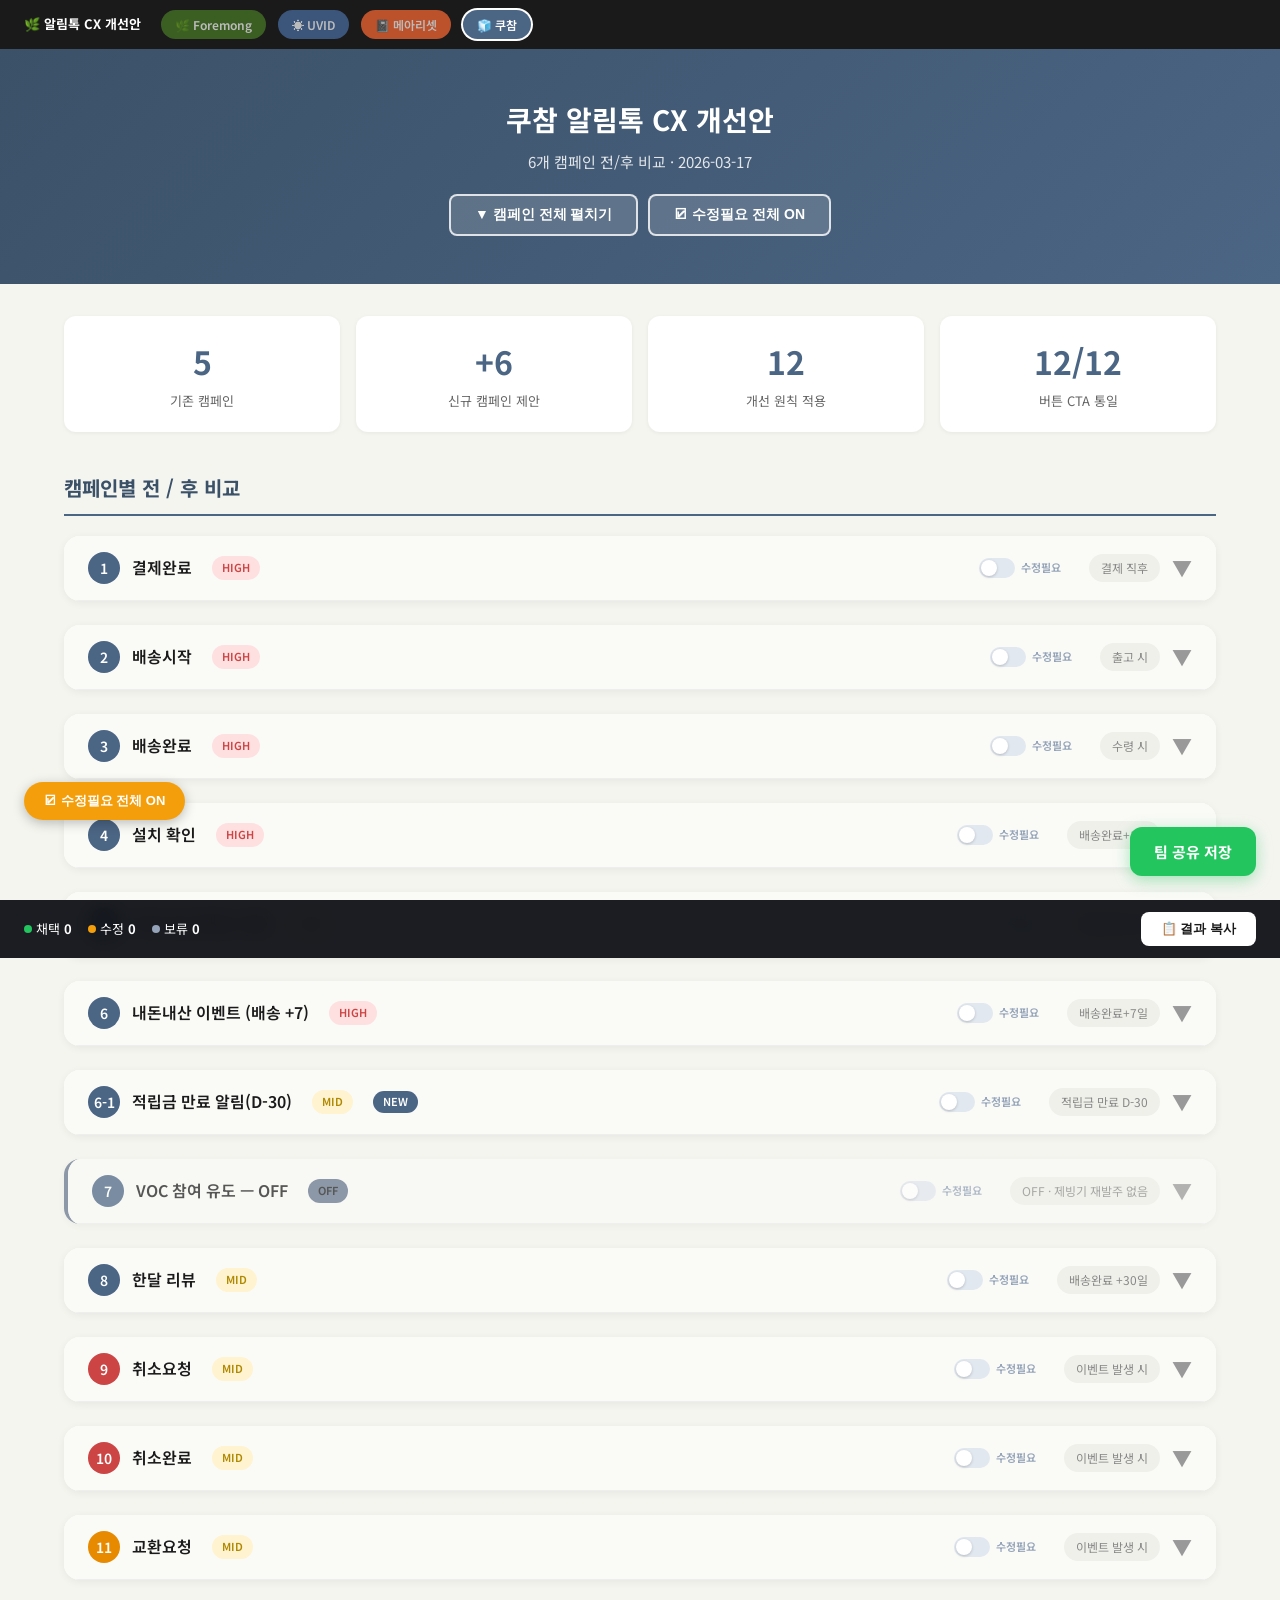
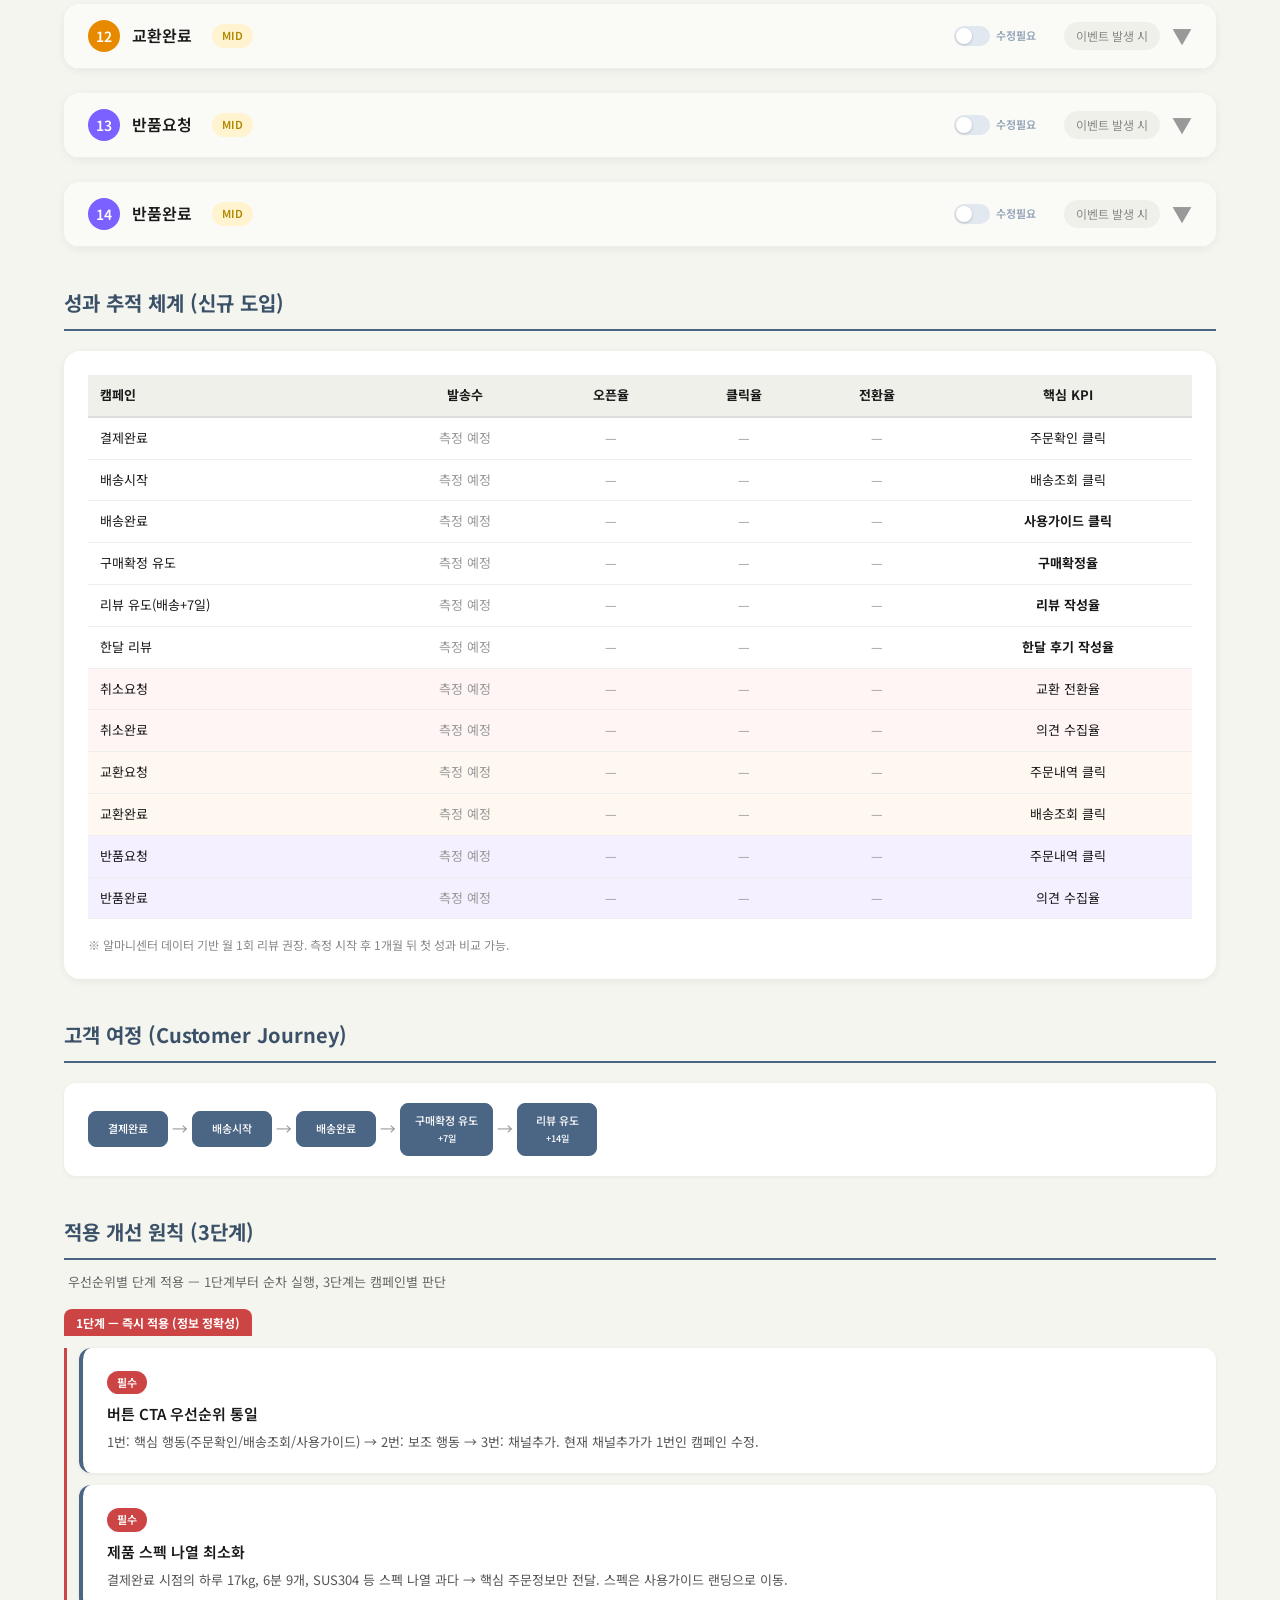
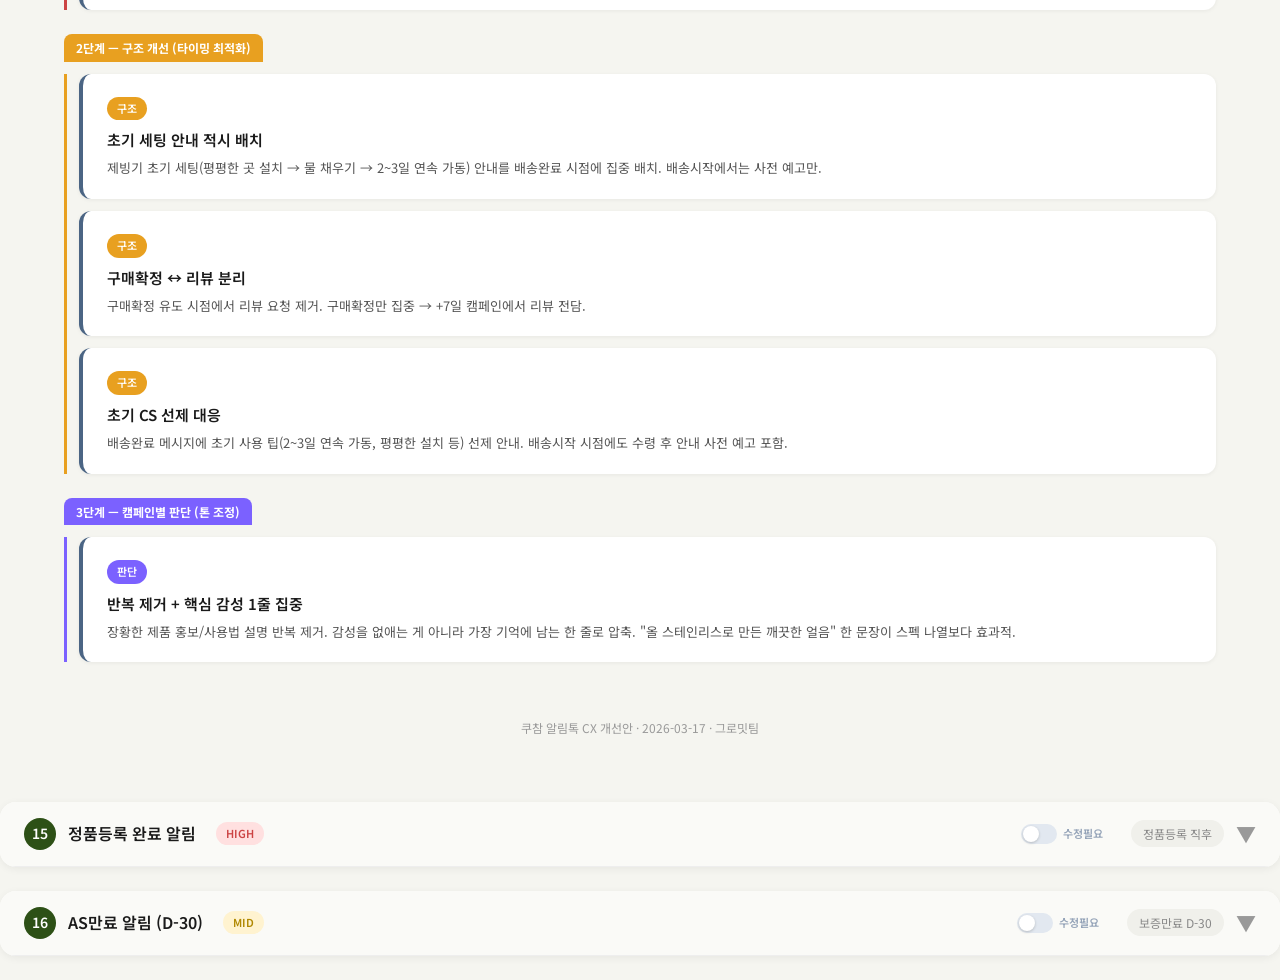
<file: kucham.html>
<!DOCTYPE html>
<html lang="ko">
<head>
<meta charset="UTF-8">
<meta name="viewport" content="width=device-width, initial-scale=1.0">
<title>쿠참 알림톡 CX 개선안</title>
<style>
  @import url('https://fonts.googleapis.com/css2?family=Noto+Sans+KR:wght@300;400;500;600;700&display=swap');

  * { margin: 0; padding: 0; box-sizing: border-box; }

  body {
    font-family: 'Noto Sans KR', sans-serif;
    background: #f5f5f0;
    color: #1a1a1a;
    line-height: 1.6;
  }

  .header {
    background: linear-gradient(135deg, #3b5168 0%, #4b6584 100%);
    color: white;
    padding: 48px 40px;
    text-align: center;
  }
  .header h1 { font-size: 28px; font-weight: 700; margin-bottom: 8px; }
  .header p { font-size: 15px; opacity: 0.85; }

  .container { max-width: 1200px; margin: 0 auto; padding: 32px 24px; }

  /* Summary Cards */
  .summary-grid {
    display: grid;
    grid-template-columns: repeat(auto-fit, minmax(180px, 1fr));
    gap: 16px;
    margin-bottom: 40px;
  }
  .summary-card {
    background: white;
    border-radius: 12px;
    padding: 20px;
    text-align: center;
    box-shadow: 0 1px 4px rgba(0,0,0,0.06);
  }
  .summary-card .num { font-size: 32px; font-weight: 700; color: #4b6584; }
  .summary-card .label { font-size: 13px; color: #666; margin-top: 4px; }

  /* Section */
  .section-title {
    font-size: 20px;
    font-weight: 700;
    margin: 40px 0 20px;
    padding-bottom: 10px;
    border-bottom: 2px solid #4b6584;
    color: #3b5168;
  }

  /* Improvement Principle */
  .principles {
    display: flex;
    flex-direction: column;
    gap: 12px;
    margin-bottom: 40px;
  }
  .principle {
    background: white;
    border-radius: 12px;
    padding: 20px 24px;
    border-left: 4px solid #4b6584;
    box-shadow: 0 1px 4px rgba(0,0,0,0.06);
  }
  .principle .tag {
    display: inline-block;
    color: #fff;
    font-size: 11px;
    font-weight: 600;
    padding: 3px 10px;
    border-radius: 20px;
    margin-bottom: 8px;
  }
  .principle h3 { font-size: 15px; font-weight: 600; margin-bottom: 6px; }
  .principle p { font-size: 13px; color: #555; }

  /* Campaign Card */
  .campaign-card {
    background: white;
    border-radius: 16px;
    margin-bottom: 24px;
    overflow: hidden;
    box-shadow: 0 2px 8px rgba(0,0,0,0.06);
  }
  .campaign-header {
    display: flex;
    align-items: center;
    justify-content: space-between;
    padding: 16px 24px;
    background: #fafaf7;
    border-bottom: 1px solid #eee;
    cursor: pointer;
    user-select: none;
  }
  .campaign-header:hover { background: #f0f0eb; }
  .campaign-header .left { display: flex; align-items: center; gap: 12px; }
  .campaign-header .num-badge {
    width: 32px; height: 32px;
    background: #4b6584;
    color: white;
    border-radius: 50%;
    display: flex; align-items: center; justify-content: center;
    font-size: 14px; font-weight: 600;
  }
  .campaign-header .name { font-size: 16px; font-weight: 600; }
  .campaign-header .timing {
    font-size: 12px;
    color: #888;
    background: #f0f0eb;
    padding: 4px 12px;
    border-radius: 20px;
  }
  .campaign-header .arrow {
    font-size: 20px;
    color: #999;
    transition: transform 0.3s;
  }
  .campaign-card.open .campaign-header .arrow { transform: rotate(180deg); }

  .campaign-body { display: none; padding: 0; }
  .campaign-card.open .campaign-body { display: block; }

  .comparison {
    display: grid;
    grid-template-columns: 1fr 48px 1fr;
    gap: 0;
    padding: 24px;
  }

  .before, .after {
    border-radius: 12px;
    padding: 20px;
  }
  .before { background: #fff5f5; border: 1px solid #ffd4d4; }
  .after { background: #f0faf0; border: 1px solid #c4e8c4; }

  .col-label {
    font-size: 12px;
    font-weight: 700;
    text-transform: uppercase;
    letter-spacing: 1px;
    margin-bottom: 12px;
    display: flex;
    align-items: center;
    gap: 6px;
  }
  .before .col-label { color: #c44; }
  .after .col-label { color: #2d7a2d; }

  .arrow-col {
    display: flex;
    align-items: center;
    justify-content: center;
    font-size: 24px;
    color: #4b6584;
  }

  /* Phone mockup */
  .phone {
    width: 320px;
    margin: 0 auto;
    background: #f7f7f2;
    border-radius: 24px;
    border: 2px solid #ddd;
    padding: 14px;
    font-size: 13.5px;
    line-height: 1.65;
  }
  .phone .kakao-header {
    text-align: center;
    font-size: 11px;
    color: #999;
    padding: 6px 0 10px;
    border-bottom: 1px solid #eee;
    margin-bottom: 10px;
  }
  .phone .msg {
    background: #fff;
    border: 1px solid #e5e5e5;
    border-radius: 12px;
    padding: 14px;
    margin-bottom: 8px;
    color: #1a1a1a;
    word-break: keep-all;
  }
  .phone .msg.white {
    background: white;
    border: 1px solid #e5e5e5;
  }
  .phone .btn-group {
    display: flex;
    flex-direction: column;
    gap: 4px;
    margin-top: 8px;
  }
  .phone .btn {
    background: white;
    border: 1px solid #ddd;
    border-radius: 8px;
    padding: 9px;
    text-align: center;
    font-size: 13px;
    color: #333;
    font-weight: 500;
    cursor: pointer;
  }
  .phone .btn.primary {
    background: #4b6584;
    color: white;
    border-color: #4b6584;
  }
  .good, .phone .good { background: #b7f0b7; padding: 1px 3px; border-radius: 2px; }
  .highlight, .phone .highlight { background: #fff176; padding: 1px 3px; border-radius: 2px; }

  /* Issues list */
  .issues { margin-top: 12px; }
  .issues li {
    font-size: 12.5px;
    color: #666;
    margin-bottom: 4px;
    list-style: none;
    padding-left: 18px;
    position: relative;
  }
  .issues li::before {
    content: '\2022';
    position: absolute;
    left: 4px;
    color: #c44;
  }
  .after .issues li::before { color: #2d7a2d; }

  /* Impact badge */
  .impact {
    display: inline-block;
    font-size: 11px;
    font-weight: 600;
    padding: 3px 10px;
    border-radius: 20px;
    margin-left: 8px;
  }
  .impact.high { background: #ffe0e0; color: #c44; }
  .impact.mid { background: #fff3d0; color: #b08800; }
  .impact.low { background: #e0f0e0; color: #2d7a2d; }

  /* New campaign badge */
  .new-badge {
    display: inline-block;
    background: #4b6584;
    color: white;
    font-size: 11px;
    font-weight: 600;
    padding: 2px 10px;
    border-radius: 20px;
    margin-left: 8px;
  }

  /* Journey */
  .journey {
    display: flex;
    align-items: center;
    gap: 4px;
    padding: 20px 24px;
    overflow-x: auto;
    background: #fafaf7;
  }
  .journey-step {
    flex-shrink: 0;
    padding: 8px 14px;
    border-radius: 8px;
    font-size: 11px;
    font-weight: 500;
    text-align: center;
    min-width: 80px;
    border: 1px solid #ddd;
    background: white;
  }
  .journey-step.active { background: #4b6584; color: white; border-color: #4b6584; }
  .journey-step.new-step { background: #e0ecf5; color: #3b5168; border: 2px dashed #4b6584; }
  .journey-arrow { color: #999; font-size: 16px; flex-shrink: 0; }

  /* Bottom CTA structure */
  .btn-structure {
    margin-top: 16px;
    padding: 12px;
    background: #fafaf7;
    border-radius: 8px;
  }
  .btn-structure h4 {
    font-size: 12px;
    font-weight: 600;
    margin-bottom: 8px;
    color: #3b5168;
  }
  .btn-row {
    display: flex;
    align-items: center;
    gap: 8px;
    margin-bottom: 4px;
    font-size: 12px;
  }
  .btn-row .order {
    width: 20px; height: 20px;
    background: #4b6584;
    color: white;
    border-radius: 50%;
    display: flex; align-items: center; justify-content: center;
    font-size: 10px;
    font-weight: 600;
    flex-shrink: 0;
  }
  .btn-row .desc { color: #555; }
  .btn-row .role { color: #999; font-size: 11px; }

  /* Footer */
  .footer {
    text-align: center;
    padding: 32px;
    color: #999;
    font-size: 12px;
  }

  @media (max-width: 768px) {
    .comparison {
      grid-template-columns: 1fr;
      gap: 16px;
    }
    .arrow-col { transform: rotate(90deg); }
    .phone { width: 100%; }

    /* 모바일 캠페인 헤더 — 두 줄 구조 */
    .campaign-header {
      padding: 10px 12px;
      flex-wrap: nowrap;
      gap: 6px;
      overflow: hidden;
    }
    .impact, .new-badge { font-size: 9px; padding: 1px 5px; }
    .campaign-header .left {
      flex: 1 1 auto;
      gap: 8px;
      min-width: 0;
    }
    .campaign-header .name {
      font-size: 14px;
      white-space: normal;
      word-break: keep-all;
    }
    .campaign-header .num-badge {
      width: 26px;
      height: 26px;
      font-size: 12px;
      flex-shrink: 0;
    }
    .campaign-header .timing {
      white-space: nowrap;
      font-size: 11px;
      padding: 3px 8px;
    }
    .campaign-header .arrow {
      font-size: 16px;
    }
    .container { padding: 14px 10px; }
    .section-title { font-size: 16px; }
    .top-nav {
      flex-wrap: nowrap;
      overflow-x: auto;
      -webkit-overflow-scrolling: touch;
      scrollbar-width: none;
      padding: 8px 12px;
      gap: 6px;
    }
    .top-nav::-webkit-scrollbar { display: none; }
    .top-nav .logo { flex-shrink: 0; font-size: 12px; }
    .top-nav .brand-btn { flex-shrink: 0; font-size: 11px; padding: 4px 10px; white-space: nowrap; }
  }

  /* ========== INTERACTIVE DECISION TOOLS ========== */
  .decision-bar {
    display: flex;
    gap: 8px;
    margin-top: 16px;
    padding: 12px 16px;
    background: #f8f9fa;
    border-radius: 10px;
    border: 1px solid #e9ecef;
    align-items: center;
  }
  .decision-bar .status-label {
    font-size: 12px;
    font-weight: 600;
    color: #999;
    margin-right: auto;
  }
  .decision-btn {
    padding: 6px 16px;
    border-radius: 20px;
    font-size: 12px;
    font-weight: 600;
    border: 1.5px solid #ddd;
    cursor: pointer;
    background: white;
    transition: all 0.2s;
  }
  .decision-btn:hover { transform: translateY(-1px); box-shadow: 0 2px 8px rgba(0,0,0,0.1); }
  .decision-btn.adopt { border-color: #22c55e; color: #22c55e; }
  .decision-btn.adopt:hover, .decision-btn.adopt.selected { background: #22c55e; color: white; }
  .decision-btn.modify { border-color: #f59e0b; color: #f59e0b; }
  .decision-btn.modify:hover, .decision-btn.modify.selected { background: #f59e0b; color: white; }
  .decision-btn.skip { border-color: #94a3b8; color: #94a3b8; }
  .decision-btn.skip:hover, .decision-btn.skip.selected { background: #94a3b8; color: white; }

  .campaign-card.decided-adopt { border-left: 4px solid #22c55e; }
  .campaign-card.decided-modify { border-left: 4px solid #f59e0b; }
  .campaign-card.decided-skip { border-left: 4px solid #94a3b8; opacity: 0.7; }

  /* Editable AFTER */
  .after .msg[contenteditable="true"] {
    outline: none;
    border: 2px dashed transparent;
    transition: border-color 0.2s;
  }
  .after .msg[contenteditable="true"]:focus {
    border-color: #f59e0b;
    background: #fffdf7;
  }
  .after .msg[contenteditable="true"]:hover:not(:focus) {
    border-color: #e5e7eb;
  }
  .edit-hint {
    font-size: 11px;
    color: #999;
    text-align: center;
    margin-top: 4px;
  }
  .char-counter { text-align: right; font-size: 11px; color: #999; padding: 2px 6px; margin-top: 2px; }
  .char-counter.over { color: #ef4444; font-weight: 700; }

  /* Current URL display in BEFORE */
  .current-url {
    display: flex;
    align-items: center;
    gap: 6px;
    margin-top: 8px;
    padding: 6px 10px;
    background: #f1f5f9;
    border-radius: 6px;
    font-size: 11px;
    color: #64748b;
    word-break: break-all;
  }
  .current-url .url-label {
    font-weight: 600;
    white-space: nowrap;
    color: #475569;
  }
  .current-url a {
    color: #3b82f6;
    text-decoration: none;
  }
  .current-url a:hover { text-decoration: underline; }

  /* BEFORE URL input box */
  .before-url-box {
    margin-top: 8px;
    padding: 10px 12px;
    background: #fff8f0;
    border: 1px dashed #f59e0b;
    border-radius: 8px;
  }
  .url-box-title {
    font-size: 11px;
    font-weight: 700;
    color: #92400e;
    margin-bottom: 6px;
  }
  .url-row {
    display: flex;
    align-items: center;
    gap: 8px;
    margin-bottom: 4px;
  }
  .url-row:last-child { margin-bottom: 0; }
  .url-btn-label {
    font-size: 11px;
    font-weight: 600;
    color: #78716c;
    white-space: nowrap;
    min-width: 100px;
  }
  .url-input {
    flex: 1;
    font-size: 11px;
    padding: 4px 8px;
    border: 1px solid #e5e7eb;
    border-radius: 4px;
    color: #3b82f6;
    background: white;
    font-family: monospace;
  }
  .url-input:focus {
    outline: none;
    border-color: #f59e0b;
    box-shadow: 0 0 0 2px rgba(245,158,11,0.15);
  }
  .url-input::placeholder { color: #ccc; }

  /* Decision Summary floating bar */
  .decision-summary {
    position: fixed;
    bottom: 0;
    left: 0;
    right: 0;
    background: rgba(15, 17, 23, 0.95);
    backdrop-filter: blur(10px);
    color: white;
    padding: 12px 24px;
    display: flex;
    align-items: center;
    gap: 16px;
    z-index: 1000;
    font-size: 13px;
    transition: transform 0.3s;
  }
  .decision-summary.hidden { transform: translateY(100%); }
  .decision-summary .count {
    display: flex;
    gap: 16px;
    flex: 1;
  }
  .decision-summary .count span {
    display: flex;
    align-items: center;
    gap: 4px;
  }
  .decision-summary .dot {
    width: 8px;
    height: 8px;
    border-radius: 50%;
    display: inline-block;
  }
  .dot.green { background: #22c55e; }
  .dot.yellow { background: #f59e0b; }
  .dot.gray { background: #94a3b8; }
  .export-btn {
    padding: 8px 20px;
    background: white;
    color: #1a1a1a;
    border: none;
    border-radius: 8px;
    font-weight: 600;
    font-size: 13px;
    cursor: pointer;
  }
  .export-btn:hover { background: #f0f0f0; }

  /* 수정 필요 토글 */
  .modify-toggle {
    display: flex;
    align-items: center;
    gap: 6px;
    margin-left: auto;
    margin-right: 16px;
  }
  .modify-toggle label {
    font-size: 11px;
    font-weight: 600;
    color: #94a3b8;
    cursor: pointer;
    white-space: nowrap;
    user-select: none;
  }
  .modify-toggle input[type="checkbox"] {
    display: none;
  }
  .modify-toggle .toggle-switch {
    position: relative;
    width: 36px;
    height: 20px;
    background: #e2e8f0;
    border-radius: 10px;
    cursor: pointer;
    transition: background 0.3s;
  }
  .modify-toggle .toggle-switch::after {
    content: '';
    position: absolute;
    top: 2px;
    left: 2px;
    width: 16px;
    height: 16px;
    background: white;
    border-radius: 50%;
    transition: transform 0.3s;
    box-shadow: 0 1px 3px rgba(0,0,0,0.2);
  }
  .modify-toggle input:checked + .toggle-switch {
    background: #f59e0b;
  }
  .modify-toggle input:checked + .toggle-switch::after {
    transform: translateX(16px);
  }
  .modify-toggle input:checked ~ label {
    color: #f59e0b;
  }
  .campaign-card.needs-modify {
    border-left: 4px solid #f59e0b;
  }
  .campaign-card.needs-modify .campaign-header {
    background: #fffbeb;
  }
  .modify-count-bar {
    position: fixed;
    top: 0;
    left: 0;
    right: 0;
    background: rgba(245, 158, 11, 0.95);
    color: white;
    padding: 8px 24px;
    font-size: 13px;
    font-weight: 600;
    text-align: center;
    z-index: 1001;
    transition: transform 0.3s;
    display: none;
  }
  .modify-count-bar.visible { display: block; }

  /* AFTER 제안 랜딩 URL 박스 */
  .after-url-box {
    margin: 8px 0 0 0;
    padding: 12px 14px;
    background: linear-gradient(135deg, #f0fdf4 0%, #ecfdf5 100%);
    border: 1px solid #bbf7d0;
    border-radius: 10px;
    font-size: 12px;
  }
  .after-url-box .url-box-title {
    font-weight: 600;
    color: #15803d;
    margin-bottom: 8px;
    font-size: 12px;
  }
  .after-url-box .url-row {
    display: flex;
    align-items: center;
    gap: 8px;
    margin-bottom: 6px;
  }
  .after-url-box .url-btn-label {
    font-size: 11px;
    font-weight: 600;
    color: #166534;
    min-width: 100px;
    white-space: nowrap;
  }

  .after-url-box .url-input {
    color: #15803d;
    border-color: #bbf7d0;
    background: #f0fdf4;
  }
  .after-url-box .url-input:focus {
    border-color: #22c55e;
    box-shadow: 0 0 0 2px rgba(34,197,94,0.15);
    outline: none;
  }
  .after-url-box .url-note {
    font-size: 10px;
    color: #6b7280;
    margin-top: 4px;
    font-style: italic;
  }

  /* Cross-brand navigation */
  .top-nav {
    background: #1a1a1a;
    padding: 10px 24px;
    display: flex;
    align-items: center;
    gap: 12px;
    position: sticky;
    top: 0;
    z-index: 1002;
  }
  .top-nav .logo {
    color: white;
    font-weight: 700;
    font-size: 13px;
    margin-right: 8px;
    text-decoration: none;
  }
  .top-nav .brand-btn {
    padding: 5px 14px;
    border-radius: 16px;
    font-size: 12px;
    font-weight: 600;
    border: none;
    cursor: pointer;
    text-decoration: none;
    color: white;
    opacity: 0.7;
    transition: all 0.3s;
  }
  .top-nav .brand-btn:hover { opacity: 1; }
  .top-nav .brand-btn.active { opacity: 1; box-shadow: 0 0 0 2px white; }
  .top-nav .brand-btn.foremong { background: #4a7c28; }
  .top-nav .brand-btn.uvid { background: #4A6FA5; }
  .top-nav .brand-btn.meariset { background: #FF6B35; }
  .top-nav .brand-btn.kucham { background: #4b6584; }

  /* AFTER 제안 랜딩 URL 박스 */
  .after-url-box {
    margin: 8px 0 0 0;
    padding: 12px 14px;
    background: linear-gradient(135deg, #f0fdf4 0%, #ecfdf5 100%);
    border: 1px solid #bbf7d0;
    border-radius: 10px;
    font-size: 12px;
  }
  .after-url-box .url-box-title {
    font-weight: 600;
    color: #15803d;
    margin-bottom: 8px;
    font-size: 12px;
  }
  .after-url-box .url-row {
    display: flex;
    align-items: center;
    gap: 8px;
    margin-bottom: 6px;
  }
  .after-url-box .url-btn-label {
    font-size: 11px;
    font-weight: 600;
    color: #166534;
    min-width: 100px;
    white-space: nowrap;
  }

  .after-url-box .url-input {
    color: #15803d;
    border-color: #bbf7d0;
    background: #f0fdf4;
  }
  .after-url-box .url-input:focus {
    border-color: #22c55e;
    box-shadow: 0 0 0 2px rgba(34,197,94,0.15);
    outline: none;
  }
  .after-url-box .url-note {
    font-size: 10px;
    color: #6b7280;
    margin-top: 4px;
    font-style: italic;
  }


  /* 모바일 플로팅 수정필요 전체토글 버튼 */
  /* 플로팅 수정필요 전체토글 버튼 (데스크탑+모바일 공통) */
  #float-modify-btn {
    display: block;
    position: fixed;
    bottom: 80px;
    left: 24px;
    z-index: 999;
    padding: 10px 20px;
    background: #f59e0b;
    color: white;
    border: none;
    border-radius: 24px;
    font-size: 13px;
    font-weight: 700;
    cursor: pointer;
    box-shadow: 0 3px 12px rgba(0,0,0,0.25);
    white-space: nowrap;
  }
  #float-modify-btn.all-on {
    background: #ef4444;
  }
  /* 알림톡 타이틀/서브타이틀 */
  .alimtalk-title-box {
    padding: 10px 14px 4px 14px;
    background: #fff;
    border-bottom: 1px solid #e8e8e8;
  }
  .alimtalk-title {
    font-size: 14px;
    font-weight: 700;
    color: #1a1a1a;
    line-height: 1.4;
    margin-bottom: 3px;
  }
  .alimtalk-subtitle {
    font-size: 11px;
    color: #888;
    line-height: 1.4;
  }
  .alimtalk-title[contenteditable="true"],
  .alimtalk-subtitle[contenteditable="true"] {
    cursor: text;
    border-radius: 3px;
    transition: outline 0.2s;
  }
  .alimtalk-title[contenteditable="true"]:hover,
  .alimtalk-subtitle[contenteditable="true"]:hover { outline: 1px dashed #bbb; }
  .alimtalk-title[contenteditable="true"]:focus,
  .alimtalk-subtitle[contenteditable="true"]:focus { outline: 2px solid #2196f3; }

</style>
</head>
<body>

<div class="top-nav">
    <a href="index.html" class="logo">🌿 알림톡 CX 개선안</a>
    <a href="foremong.html" class="brand-btn foremong">🌿 Foremong</a>
    <a href="uvid.html" class="brand-btn uvid">☀️ UVID</a>
    <a href="meariset.html" class="brand-btn meariset">📓 메아리셋</a>
    <a href="kucham.html" class="brand-btn kucham active">🧊 쿠참</a>
  </div>
<div id="modify-count-bar" class="modify-count-bar"></div>
<div class="header">
  <h1>쿠참 알림톡 CX 개선안</h1>
  <p>6개 캠페인 전/후 비교 · 2026-03-17</p>
  <div style="margin-top:20px; display:flex; gap:10px; justify-content:center; flex-wrap:wrap;">
    <button id="toggle-all-btn" onclick="toggleAllCards()" style="
      padding: 10px 24px; font-size: 14px; font-weight: 600;
      border-radius: 8px; border: 2px solid rgba(255,255,255,0.8);
      background: rgba(255,255,255,0.15); color: white; cursor: pointer;
      transition: all 0.2s;
    ">▼ 캠페인 전체 펼치기</button>
    <button id="toggle-modify-btn" onclick="toggleAllModify()" style="
      padding: 10px 24px; font-size: 14px; font-weight: 600;
      border-radius: 8px; border: 2px solid rgba(255,255,255,0.8);
      background: rgba(255,255,255,0.15); color: white; cursor: pointer;
      transition: all 0.2s;
    ">☑ 수정필요 전체 ON</button>
  </div>
</div>

<div class="container">

  <!-- Summary -->
  <div class="summary-grid">
    <div class="summary-card">
      <div class="num">5</div>
      <div class="label">기존 캠페인</div>
    </div>
    <div class="summary-card">
      <div class="num">+6</div>
      <div class="label">신규 캠페인 제안</div>
    </div>
    <div class="summary-card">
      <div class="num">12</div>
      <div class="label">개선 원칙 적용</div>
    </div>
    <div class="summary-card">
      <div class="num">12/12</div>
      <div class="label">버튼 CTA 통일</div>
    </div>
  </div>

  <!-- 캠페인별 전/후 비교 -->
  <div class="section-title">캠페인별 전 / 후 비교</div>

  <!-- 1. 결제완료 -->
  <div data-campaign="campaign-1" class="campaign-card">
    <div class="campaign-header" onclick="this.closest('.campaign-card').classList.toggle('open')" style="cursor:pointer">
      <div class="left">
        <div class="num-badge">1</div>
        <span class="name">결제완료</span>
        <span class="impact high">HIGH</span>
      </div>
      <div style="display:flex;align-items:center;gap:12px;">
          <div class="modify-toggle" onclick="event.stopPropagation()">
            <input type="checkbox" id="modify-campaign-1" onchange="toggleModify('campaign-1', this, event)">
            <span class="toggle-switch" onclick="event.stopPropagation(); document.getElementById('modify-campaign-1').click();"></span>
            <label for="modify-campaign-1" onclick="event.stopPropagation()">수정필요</label>
          </div>
        <span class="timing">결제 직후</span>
        <span class="arrow">▼</span>
      </div>
    </div>
    <div class="campaign-body" onclick="event.stopPropagation()">
      <div class="comparison">
        <div class="before">
          <div class="col-label">❌ BEFORE</div>
          <div class="phone">
            <div class="kakao-header">카카오 알림톡</div>
            <div class="alimtalk-title-box"><div class="alimtalk-subtitle">하루 최대 17kg 제빙💙</div><div class="alimtalk-title">시원한 선택, 감사해요 🧊</div></div>
            <div class="msg white">
              #{고객명}님, 주문 감사합니다! 🎉<br>
              <br>
              주문이 정상적으로 접수됐어요.<br>
              <br>
              📦 주문 정보<br>
              ▪️주문일 : #{주문일}<br>
              ▪️상품명 : #{상품명}<br>
              ▪️결제금액 : #{총결제금액}원<br>
              <br>
              꼼꼼하게 검수해서 보내드릴게요.<br>
              궁금한 점 있으시면 편하게 연락 주세요 😊<br>
              <br>
              🕐 평일 10:00~17:00<br>
              (점심 12:30~13:30 / 주말·공휴일 휴무)
              
              <div class="btn-group">
                <div class="btn primary">주문내역 확인</div>
                <div class="btn">채널 추가하기</div>
              </div>
            </div>
          </div>
          <div class="before-url-box">
            <div class="url-box-title">🔗 현재 랜딩 URL</div>
            <div class="url-row">
              <span class="url-btn-label">주문내역 확인하기</span>
              <input type="text" class="url-input" value="https://new-m.pay.naver.com/" spellcheck="false" readonly onclick="event.stopPropagation(); var url=this.value.trim(); if(url&&url!=='#'){window.open(url,'_blank');}" style="cursor:pointer;">
            </div>
            <div class="url-row">
              <span class="url-btn-label">쿠참 채널 추가</span>
              <input type="text" class="url-input" value="http://pf.kakao.com/_JUbqK" spellcheck="false" readonly onclick="event.stopPropagation(); var url=this.value.trim(); if(url&&url!=='#'){window.open(url,'_blank');}" style="cursor:pointer;">
            </div>
            <div class="url-note">네이버페이 주문내역 유지</div>
          </div>
          <ul class="issues">
            <li>결제 직후 제품 스펙 5종 나열 과다</li>
            <li>채널추가가 1번 버튼 — 고객 니즈 불일치</li>
            <li>핵심 CTA(주문확인)가 2번으로 밀림</li>
            <li>스크롤 필요한 메시지 길이</li>
          </ul>
        </div>
        <div class="arrow-col">→</div>
        <div class="after">
          <div class="col-label">✅ AFTER</div>
          <div class="phone">
            <div class="kakao-header">카카오 알림톡</div>
            <div class="alimtalk-title-box"><div class="alimtalk-subtitle" contenteditable="true" data-title-key="sub_0" onclick="event.stopPropagation()"></div><div class="alimtalk-title" contenteditable="true" data-title-key="title_0" onclick="event.stopPropagation()"></div></div>
            <div class="msg white" contenteditable="true" onclick="event.stopPropagation()"><br/></div>
          </div>
          <div class="edit-hint">📝 클릭하여 직접 수정할 수 있습니다</div>
          <ul class="issues">
            <li>스펙 나열 제거 → 감성 1줄로 대체</li>
            <li>핵심 CTA(주문확인) 1번 배치</li>
            <li>스크롤 없이 한눈에 읽히는 길이</li>
            <li>사용가이드를 2번 버튼으로 자연스럽게 유도</li>
          </ul>
                    <div class="after-url-box">
            <div class="url-box-title">💡 제안 랜딩 URL</div>
            <div class="url-row">
              <span class="url-btn-label">주문내역 확인하기</span>
              <input type="text" class="url-input" data-url-key="campaign_1_url_1" value="https://new-m.pay.naver.com/" spellcheck="false" readonly onclick="event.stopPropagation(); var url=this.value.trim(); if(url&&url!=='#'){window.open(url,'_blank');}" style="cursor:pointer;">
            </div>
            <div class="url-row">
              <span class="url-btn-label">쿠참 채널 추가</span>
              <input type="text" class="url-input" data-url-key="campaign_1_url_2" value="http://pf.kakao.com/_JUbqK" spellcheck="false" readonly onclick="event.stopPropagation(); var url=this.value.trim(); if(url&&url!=='#'){window.open(url,'_blank');}" style="cursor:pointer;">
            </div>
            <div class="url-note">네이버페이 주문내역 유지</div>
          </div>
        </div>
      </div>

      <div class="decision-bar">
        <span class="status-label">결정</span>
        <button class="decision-btn adopt" onclick="event.stopPropagation(); decide('campaign-1', 'adopt')">✅ 채택</button>
        <button class="decision-btn modify" onclick="event.stopPropagation(); decide('campaign-1', 'modify')">✏️ 수정</button>
        <button class="decision-btn skip" onclick="event.stopPropagation(); decide('campaign-1', 'skip')">⏭️ 보류</button>
      </div>
    </div>
  </div>

  <!-- 2. 배송시작 -->
  <div data-campaign="campaign-2" class="campaign-card">
    <div class="campaign-header" onclick="this.closest('.campaign-card').classList.toggle('open')" style="cursor:pointer">
      <div class="left">
        <div class="num-badge">2</div>
        <span class="name">배송시작</span>
        <span class="impact high">HIGH</span>
      </div>
      <div style="display:flex;align-items:center;gap:12px;">
          <div class="modify-toggle" onclick="event.stopPropagation()">
            <input type="checkbox" id="modify-campaign-2" onchange="toggleModify('campaign-2', this, event)">
            <span class="toggle-switch" onclick="event.stopPropagation(); document.getElementById('modify-campaign-2').click();"></span>
            <label for="modify-campaign-2" onclick="event.stopPropagation()">수정필요</label>
          </div>
        <span class="timing">출고 시</span>
        <span class="arrow">▼</span>
      </div>
    </div>
    <div class="campaign-body" onclick="event.stopPropagation()">
      <div class="comparison">
        <div class="before">
          <div class="col-label">❌ BEFORE</div>
          <div class="phone">
            <div class="kakao-header">카카오 알림톡</div>
            <div class="alimtalk-title-box"><div class="alimtalk-subtitle">곧 도착해요,조금만 기다려주세요.</div><div class="alimtalk-title">안전하게 배송할게요.🚚</div></div>
            <div class="msg white">
              #{고객명}님이 주문하신<br>
              제빙기가 출발했습니다!<br><br>
              📦 <b>배송 정보</b><br>
              ▪️상품명 : #{상품명}<br>
              ▪️송장번호 : #{송장번호}<br><br>
              안전하게 배송해드릴게요,<br>
              조금만 기다려주세요 😊<br><br>
              💡 <b>수령 후 안내</b><br>
              제빙기는 배송 중 냉매제<br>
              안정화가 필요합니다.<br>
              수령 후 평평한 공간에 두고<br>
              최소 2~3일 연속 작동 부탁드려요<br><br>
              고른 크기의 얼음이 생산됩니다!
              <div class="btn-group">
                <div class="btn primary">배송조회</div>
                <div class="btn">초기 세팅 가이드</div>
              </div>
            </div>
          </div>
          <div class="before-url-box">
            <div class="url-box-title">🔗 현재 랜딩 URL</div>
            <div class="url-row">
              <span class="url-btn-label">배송조회</span>
              <input type="text" class="url-input" value="https://new-m.pay.naver.com/" spellcheck="false" readonly onclick="event.stopPropagation(); var url=this.value.trim(); if(url&&url!=='#'){window.open(url,'_blank');}" style="cursor:pointer;">
            </div>
            <div class="url-row">
              <span class="url-btn-label">초기 세팅 가이드</span>
              <input type="text" class="url-input" value="https://kucham.kr/board/faq/g_faq.html" spellcheck="false" readonly onclick="event.stopPropagation(); var url=this.value.trim(); if(url&&url!=='#'){window.open(url,'_blank');}" style="cursor:pointer;">
            </div>
            <div class="url-note">배송조회 → 네이버페이 / 초기세팅 가이드 → FAQ</div>
          </div>
          <ul class="issues">
            <li>배송 알림에 불필요한 제품 홍보 반복</li>
            <li>배송정보 외 스펙 나열로 메시지 길어짐</li>
            <li>초기 세팅 사전 안내 부재</li>
          </ul>
        </div>
        <div class="arrow-col">→</div>
        <div class="after">
          <div class="col-label">✅ AFTER</div>
          <div class="phone">
            <div class="kakao-header">카카오 알림톡</div>
            <div class="alimtalk-title-box"><div class="alimtalk-subtitle" contenteditable="true" data-title-key="sub_1" onclick="event.stopPropagation()"></div><div class="alimtalk-title" contenteditable="true" data-title-key="title_1" onclick="event.stopPropagation()"></div></div>
            <div class="msg white" contenteditable="true" onclick="event.stopPropagation()"><br/></div>
          </div>
          <div class="edit-hint">📝 클릭하여 직접 수정할 수 있습니다</div>
          <ul class="issues">
            <li>배송정보만 깔끔하게 전달</li>
            <li>제품 홍보 반복 제거</li>
            <li>초기 세팅 사전 안내 추가 (기대감 형성)</li>
            <li>버튼 2개로 집중</li>
          </ul>
                    <div class="after-url-box">
            <div class="url-box-title">💡 제안 랜딩 URL</div>
            <div class="url-row">
              <span class="url-btn-label">배송조회</span>
              <input type="text" class="url-input" data-url-key="campaign_2_url_1" value="https://new-m.pay.naver.com/" spellcheck="false" readonly onclick="event.stopPropagation(); var url=this.value.trim(); if(url&&url!=='#'){window.open(url,'_blank');}" style="cursor:pointer;">
            </div>
            <div class="url-row">
              <span class="url-btn-label">초기 세팅 가이드</span>
              <input type="text" class="url-input" data-url-key="campaign_2_url_2" value="https://kucham.kr/board/faq/g_faq.html" spellcheck="false" readonly onclick="event.stopPropagation(); var url=this.value.trim(); if(url&&url!=='#'){window.open(url,'_blank');}" style="cursor:pointer;">
            </div>
            <div class="url-note">배송조회 → 네이버페이 / 초기세팅 가이드 → FAQ</div>
          </div>
        </div>
      </div>

      <div class="decision-bar">
        <span class="status-label">결정</span>
        <button class="decision-btn adopt" onclick="event.stopPropagation(); decide('campaign-2', 'adopt')">✅ 채택</button>
        <button class="decision-btn modify" onclick="event.stopPropagation(); decide('campaign-2', 'modify')">✏️ 수정</button>
        <button class="decision-btn skip" onclick="event.stopPropagation(); decide('campaign-2', 'skip')">⏭️ 보류</button>
      </div>
    </div>
  </div>

  <!-- 3. 배송완료 -->
  <div data-campaign="campaign-3" class="campaign-card">
    <div class="campaign-header" onclick="this.closest('.campaign-card').classList.toggle('open')" style="cursor:pointer">
      <div class="left">
        <div class="num-badge">3</div>
        <span class="name">배송완료</span>
        <span class="impact high">HIGH</span>
      </div>
      <div style="display:flex;align-items:center;gap:12px;">
          <div class="modify-toggle" onclick="event.stopPropagation()">
            <input type="checkbox" id="modify-campaign-3" onchange="toggleModify('campaign-3', this, event)">
            <span class="toggle-switch" onclick="event.stopPropagation(); document.getElementById('modify-campaign-3').click();"></span>
            <label for="modify-campaign-3" onclick="event.stopPropagation()">수정필요</label>
          </div>
        <span class="timing">수령 시</span>
        <span class="arrow">▼</span>
      </div>
    </div>
    <div class="campaign-body" onclick="event.stopPropagation()">
      <div class="comparison">
                <div class="before">
          <div class="col-label">❌ BEFORE</div>
          <div class="phone">
            <div class="kakao-header">카카오 알림톡</div>
            <div class="alimtalk-title-box"><div class="alimtalk-subtitle">제품은 잘 받아보셨나요?😊</div><div class="alimtalk-title">정품등록 혜택 안내드려요💙&nbsp;<span aria-describedby="sk-tooltip-36860" style="color: inherit"></span></div></div>
            <div class="msg white">
              안녕하세요, #{고객명}님!<br>
              쿠참 제빙기가 도착했습니다. 🎉<br><div><br></div><div>고객님의 소중한 제품을 더욱 안심하고 오래 사용하실 수 있도록,&nbsp;<span data-path-to-node="8" data-index-in-node="36">쿠참만의 특별한 정품 등록 혜택을 안내드립니다.</span></div><div><span data-path-to-node="8" data-index-in-node="36"><br></span></div><div><div><div><b>🎁 정품 등록 시 무상 A/S 2년</b></div><div>지금 등록하시면 추가 1년 혜택!</div><div><br></div><div>🔌 직수 연결을 원하시나요?</div><div>정수기 업체 확인 후, 연결이 어려우면 저희 고객센터로 연락 주세요.</div><div><br></div><div><div>🕐 상담 운영 시간</div><div>10:00~17:00 (주말,공휴일 휴무)</div><div>(점심시간 12:30 ~ 13:30 )</div></div></div><div><div class="btn-group">
                <div class="btn primary">정품등록신청</div><div class="btn">쿠참 채널 추가</div>
              </div>
            </div></div></div>
          </div>
          <div class="before-url-box">
            <div class="url-box-title">🔗 현재 랜딩 URL</div>
            <div class="url-row">
              <span class="url-btn-label">정품등록신청</span>
              <input type="text" class="url-input" value="https://register.kucham.kr/" spellcheck="false" readonly onclick="event.stopPropagation(); var url=this.value.trim(); if(url&&url!=='#'){window.open(url,'_blank');}" style="cursor:pointer;">
            </div>
            <div class="url-row">
              <span class="url-btn-label">쿠참 채널 추가</span>
              <input type="text" class="url-input" value="http://pf.kakao.com/_JUbqK" spellcheck="false" readonly onclick="event.stopPropagation(); var url=this.value.trim(); if(url&&url!=='#'){window.open(url,'_blank');}" style="cursor:pointer;">
            </div>
            <div class="url-note">정품등록 → register.kucham.kr / 채널 추가 → 카카오채널</div>
          </div>

          <ul class="issues">
            <li>수령 감사 + 장황한 사용법 5단계 설명</li>
            <li>중요 안내와 일반 안내 구분 불명확</li>
            <li>스크롤 필요한 긴 메시지</li>
            <li>구매확정 CTA 부재</li>
          </ul>
                </div>
        <div class="arrow-col">→</div>
        <div class="after">
          <div class="col-label">✅ AFTER</div>
          <div class="phone">
            <div class="kakao-header">카카오 알림톡</div>
            <div class="alimtalk-title-box"><div class="alimtalk-subtitle" contenteditable="true" data-title-key="sub_2" onclick="event.stopPropagation()"></div><div class="alimtalk-title" contenteditable="true" data-title-key="title_2" onclick="event.stopPropagation()"></div></div>
            <div class="msg white" contenteditable="true" onclick="event.stopPropagation()"><br/></div>
          </div>
          <div class="edit-hint">📝 클릭하여 직접 수정할 수 있습니다</div>
          <ul class="issues">
            <li>핵심 초기 세팅 3단계로 압축</li>
            <li>장황한 설명 → 가이드 랜딩으로 이동</li>
            <li>구매확정 CTA 추가</li>
            <li>한눈에 읽히는 길이로 축소</li>
          </ul>
                    <div class="after-url-box">
            <div class="url-box-title">💡 제안 랜딩 URL</div>
            <div class="url-row">
              <span class="url-btn-label">정품등록신청</span>
              <input type="text" class="url-input" data-url-key="campaign_3_url_1" value="" spellcheck="false" readonly onclick="event.stopPropagation(); var url=this.value.trim(); if(url&&url!=='#'){window.open(url,'_blank');}" style="cursor:pointer;">
            </div>
            <div class="url-row">
              <span class="url-btn-label">쿠참 채널 추가</span>
              <input type="text" class="url-input" data-url-key="campaign_3_url_2" value="" spellcheck="false" readonly onclick="event.stopPropagation(); var url=this.value.trim(); if(url&&url!=='#'){window.open(url,'_blank');}" style="cursor:pointer;">
            </div>
            <div class="url-note">정품등록 → register.kucham.kr / 채널 추가 → 카카오채널</div>
          </div>
        </div>
      </div>

      <div class="decision-bar">
        <span class="status-label">결정</span>
        <button class="decision-btn adopt" onclick="event.stopPropagation(); decide('campaign-3', 'adopt')">✅ 채택</button>
        <button class="decision-btn modify" onclick="event.stopPropagation(); decide('campaign-3', 'modify')">✏️ 수정</button>
        <button class="decision-btn skip" onclick="event.stopPropagation(); decide('campaign-3', 'skip')">⏭️ 보류</button>
      </div>
    </div>
  </div>


  <!-- 4. 설치 확인 -->
  <div data-campaign="campaign-4" class="campaign-card">
    <div class="campaign-header" onclick="this.closest('.campaign-card').classList.toggle('open')" style="cursor:pointer">
      <div class="left">
        <div class="num-badge">4</div>
        <span class="name">설치 확인</span>
        <span class="impact high">HIGH</span>
      </div>
      <div style="display:flex;align-items:center;gap:12px;">
          <div class="modify-toggle" onclick="event.stopPropagation()">
            <input type="checkbox" id="modify-campaign-4" onchange="toggleModify('campaign-4', this, event)">
            <span class="toggle-switch" onclick="event.stopPropagation(); document.getElementById('modify-campaign-4').click();"></span>
            <label for="modify-campaign-4" onclick="event.stopPropagation()">수정필요</label>
          </div>
        <span class="timing">배송완료+1일</span>
        <span class="arrow">▼</span>
      </div>
    </div>
    <div class="campaign-body" onclick="event.stopPropagation()">
      <div class="comparison">
                <div class="before">
          <div class="col-label">❌ BEFORE</div>
          <div class="phone">
            <div class="kakao-header">카카오 알림톡</div>
            <div class="alimtalk-title-box"><div class="alimtalk-subtitle">첫 얼음까지 딱 3단계면 끝!</div><div class="alimtalk-title">🧊시원한 얼음의 시작</div></div>
            <div class="msg white">
              안녕하세요, #{고객명}님!<br>구매해주신 쿠참 제빙기와 함께 더 시원한 일상을 만들 준비 되셨나요?<br><br>
              🎉 사용 전 꼭 확인해 주세요 🎉<br><br>
              1️⃣ <b>평평한 곳에 설치</b><br>
              냉매 안정을 위해 안착 후 2시간 뒤 가동을 권장합니다.<br>
              2️⃣ <b>물탱크에 물 채우기</b><br>
              깨끗한 생수나 정수를 가득 채워주세요.<br>
              3️⃣ <b>2~3일 연속 가동</b><br>
              처음 2~3회 만들어진 얼음은 버려주세요 .<br><br>
              초반엔 얼음이 작을 수 있으나,<br>
              가동을 유지하면 단단하고 투명한 얼음이 만들어집니다.<br><br>제품 사용 관련 문의 사항 있으실 경우 고객센터로 편하게 문의 부탁드립니다.<br><br>
              🕐 <b>상담 운영 시간</b><br>
              평일: 10:00 ~ 17:00 (주말, 공휴일 휴무)<br>
              점심: 12:30 ~ 13:30
              <div class="btn-group" contenteditable="false">
                <div class="btn primary" contenteditable="false">사용가이드 보기</div>
                <div class="btn" contenteditable="false">쿠참 채널 추가</div>
              </div>
            </div>
          </div>
          <div class="before-url-box">
            <div class="url-box-title">🔗 현재 랜딩 URL</div>
            <div class="url-row">
              <span class="url-btn-label">사용가이드 보기</span>
              <input type="text" class="url-input" value="https://kucham.kr/board/faq/g_faq.html" spellcheck="false" readonly onclick="event.stopPropagation(); var url=this.value.trim(); if(url&&url!=='#'){window.open(url,'_blank');}" style="cursor:pointer;">
            </div>
            <div class="url-row">
              <span class="url-btn-label">쿠참 채널 추가</span>
              <input type="text" class="url-input" value="http://pf.kakao.com/_JUbqK" spellcheck="false" readonly onclick="event.stopPropagation(); var url=this.value.trim(); if(url&&url!=='#'){window.open(url,'_blank');}" style="cursor:pointer;">
            </div>
            <div class="url-note">사용가이드 → kucham.kr FAQ / 채널 추가 → 카카오채널</div>
          </div>

<ul class="issues">
            <li>초기 세팅 안내가 배송완료 메시지에 과밀하게 들어감</li>
            <li>설치 직후 고객이 다시 확인할 접점 부족</li>
            <li>초반 사용문의가 CS로 바로 유입될 가능성</li>
          </ul>
                </div>
        <div class="arrow-col">→</div>
        <div class="after">
          <div class="col-label">✅ AFTER</div>
          <div class="phone">
            <div class="kakao-header">카카오 알림톡</div>
            <div class="alimtalk-title-box"><div class="alimtalk-subtitle" contenteditable="true" data-title-key="sub_install_check" onclick="event.stopPropagation()"></div><div class="alimtalk-title" contenteditable="true" data-title-key="title_install_check" onclick="event.stopPropagation()"></div></div>
            <div class="msg white" contenteditable="true" data-body-key="ce_install_check" onclick="event.stopPropagation()"><br/></div>
          </div>
          <div class="edit-hint">📝 클릭하여 직접 수정할 수 있습니다</div>
          <ul class="issues">
            <li>배송완료와 리뷰유도 사이에 설치 확인 접점 추가</li>
            <li>초기 세팅 3단계만 따로 재안내해 CS 선제 방지</li>
            <li>사용가이드 1번 CTA로 바로 연결</li>
          </ul>
                    <div class="after-url-box">
            <div class="url-box-title">💡 제안 랜딩 URL</div>
            <div class="url-row">
              <span class="url-btn-label">사용가이드 보기</span>
              <input type="text" class="url-input" data-url-key="url_install_check_1" value="" spellcheck="false" readonly onclick="event.stopPropagation(); var url=this.value.trim(); if(url&&url!=='#'){window.open(url,'_blank');}" style="cursor:pointer;">
            </div>
            <div class="url-row">
              <span class="url-btn-label">쿠참 채널 추가</span>
              <input type="text" class="url-input" data-url-key="url_install_check_2" value="" spellcheck="false" readonly onclick="event.stopPropagation(); var url=this.value.trim(); if(url&&url!=='#'){window.open(url,'_blank');}" style="cursor:pointer;">
            </div>
            <div class="url-note">사용가이드 → kucham.kr FAQ / 채널 추가 → 카카오채널</div>
          </div>
        </div>
      </div>

      <div class="decision-bar">
        <span class="status-label">결정</span>
        <button class="decision-btn adopt" onclick="event.stopPropagation(); decide('campaign-4', 'adopt')">✅ 채택</button>
        <button class="decision-btn modify" onclick="event.stopPropagation(); decide('campaign-4', 'modify')">✏️ 수정</button>
        <button class="decision-btn skip" onclick="event.stopPropagation(); decide('campaign-4', 'skip')">⏭️ 보류</button>
      </div>
    </div>
  </div>


    <!-- 5. 리뷰 유도 -->
  <div data-campaign="campaign-5" class="campaign-card">
    <div class="campaign-header" onclick="this.closest('.campaign-card').classList.toggle('open')" style="cursor:pointer">
      <div class="left">
        <div class="num-badge">5</div>
        <span class="name">리뷰 유도(배송+3일)</span>
        <span class="impact mid">MID</span>
      </div>
      <div style="display:flex;align-items:center;gap:12px;">
          <div class="modify-toggle" onclick="event.stopPropagation()">
            <input type="checkbox" id="modify-campaign-5" onchange="toggleModify('campaign-5', this, event)">
            <span class="toggle-switch" onclick="event.stopPropagation(); document.getElementById('modify-campaign-5').click();"></span>
            <label for="modify-campaign-5" onclick="event.stopPropagation()">수정필요</label>
          </div>
        <span class="timing">배송완료+3일</span>
        <span class="arrow">▼</span>
      </div>
    </div>
    <div class="campaign-body" onclick="event.stopPropagation()">
      <div class="comparison">
                <div class="before">
          <div class="col-label">❌ BEFORE</div>
          <div class="phone">
            <div class="kakao-header">카카오 알림톡</div>
            <div class="alimtalk-title-box"><div class="alimtalk-subtitle">구매확정하고 선물 받아가세요.</div><div class="alimtalk-title">포토리뷰 사은품 받자!📸</div></div>
            <div class="msg white"><div><div>#{고객명}님,&nbsp;<b>리뷰 쓰고&nbsp;</b></div><div><b>손목 마사지기 받아 가세요!🎁</b></div><div><b><br></b></div><div><div>보내주신 응원에 힘입어 더 좋은 품질과 서비스로 보답하고자 합니다.&nbsp;</div><div><br></div><div>제품이 만족스러우시다면</div><div>[구매확정] 후 리뷰 작성 부탁드려요!</div><div><br></div><div><div>솔직한 후기를 남겨주시면&nbsp;&nbsp;</div><div>감사의 선물을 드립니다. ✨</div><div><br></div><div><b>🎁 리뷰 작성 이벤트</b></div><div>참여 방법: 정성스러운 포토리뷰 작성</div><div>이벤트 혜택: [손목 마사지기] 100% 증정!</div></div></div><div><br></div><div>#{고객명}님의 솔직한 한마디가&nbsp;</div><div>저희에겐 가장 큰 힘이 됩니다. 🤍</div></div><div class="btn-group">
                <div class="btn primary">리뷰작성하기</div><div class="btn primary">사은품 신청하기</div>
                <div class="btn">쿠참 채널 추가</div>
              </div></div>
          </div>
          <div class="before-url-box">
            <div class="url-box-title">🔗 현재 랜딩 URL</div>
            <div class="url-row">
              <span class="url-btn-label">리뷰작성하기</span>
              <input type="text" class="url-input" value="https://shopping.naver.com/my/writable-reviews" spellcheck="false" readonly onclick="event.stopPropagation(); var url=this.value.trim(); if(url&&url!=='#'){window.open(url,'_blank');}" style="cursor:pointer;">
            </div>
            <div class="url-row">
              <span class="url-btn-label">사은품 신청하기</span>
              <input type="text" class="url-input" value="https://register.kucham.kr/review-claim" spellcheck="false" readonly onclick="event.stopPropagation(); var url=this.value.trim(); if(url&&url!=='#'){window.open(url,'_blank');}" style="cursor:pointer;">
            </div>
            <div class="url-row">
              <span class="url-btn-label">쿠참 채널 추가</span>
              <input type="text" class="url-input" value="https://pf.kakao.com/_JUbqK" spellcheck="false" readonly onclick="event.stopPropagation(); var url=this.value.trim(); if(url&&url!=='#'){window.open(url,'_blank');}" style="cursor:pointer;">
            </div>
            <div class="url-note">리뷰 → 네이버 리뷰 / 사은품 신청 → review-claim / 채널 추가 → 카카오채널</div>
          </div>

          <ul class="issues">
            <li>리뷰 요청이 구매확정과 합쳐져 있음</li>
            <li>별도 리뷰 캠페인 부재</li>
            <li>구매확정 후 충분한 사용 기간 없이 리뷰 요청</li>
          </ul>
                </div>
        <div class="arrow-col">→</div>
        <div class="after">
          <div class="col-label">✅ AFTER</div>
          <div class="phone">
            <div class="kakao-header">카카오 알림톡</div>
            <div class="alimtalk-title-box"><div class="alimtalk-subtitle" contenteditable="true" data-title-key="sub_5" onclick="event.stopPropagation()"></div><div class="alimtalk-title" contenteditable="true" data-title-key="title_5" onclick="event.stopPropagation()"></div></div>
            <div class="msg white" contenteditable="true" onclick="event.stopPropagation()"><br/></div>
          </div>
          <div class="edit-hint">📝 클릭하여 직접 수정할 수 있습니다</div>
          <ul class="issues">
            <li>분리된 리뷰 전용 캠페인</li>
            <li>감성 1줄로 리뷰 동기 부여</li>
            <li>구매확정 후 충분한 사용 기간(+7일) 확보</li>
            <li>리뷰 작성이 1번 CTA로 집중</li>
            <li>사은품 신청 CTA 추가로 리뷰 유인 강화</li>
          </ul>
                    <div class="after-url-box">
            <div class="url-box-title">💡 제안 랜딩 URL</div>
            <div class="url-row">
              <span class="url-btn-label">리뷰작성하기</span>
              <input type="text" class="url-input" data-url-key="campaign_5_url_1" value="" spellcheck="false" readonly onclick="event.stopPropagation(); var url=this.value.trim(); if(url&&url!=='#'){window.open(url,'_blank');}" style="cursor:pointer;">
            </div>
            <div class="url-row">
              <span class="url-btn-label">사은품 신청하기</span>
              <input type="text" class="url-input" data-url-key="campaign_5_url_2" value="" spellcheck="false" readonly onclick="event.stopPropagation(); var url=this.value.trim(); if(url&&url!=='#'){window.open(url,'_blank');}" style="cursor:pointer;">
            </div>
            <div class="url-row">
              <span class="url-btn-label">쿠참 채널 추가</span>
              <input type="text" class="url-input" data-url-key="url_campaign5_extra" value="" spellcheck="false" readonly onclick="event.stopPropagation(); var url=this.value.trim(); if(url&&url!=='#'){window.open(url,'_blank');}" style="cursor:pointer;">
            </div>
            <div class="url-note">리뷰 → 네이버 리뷰 / 사은품 신청 → review-claim / 채널 추가 → 카카오채널</div>
          </div>
        </div>
      </div>

      <div class="decision-bar">
        <span class="status-label">결정</span>
        <button class="decision-btn adopt" onclick="event.stopPropagation(); decide('campaign-5', 'adopt')">✅ 채택</button>
        <button class="decision-btn modify" onclick="event.stopPropagation(); decide('campaign-5', 'modify')">✏️ 수정</button>
        <button class="decision-btn skip" onclick="event.stopPropagation(); decide('campaign-5', 'skip')">⏭️ 보류</button>
      </div>
    </div>
  </div>


  <!-- 6. 내돈내산 이벤트 -->
  <div data-campaign="campaign-6" class="campaign-card">
    <div class="campaign-header" onclick="this.closest('.campaign-card').classList.toggle('open')" style="cursor:pointer">
      <div class="left">
        <div class="num-badge">6</div>
        <span class="name">내돈내산 이벤트 (배송 +7)</span>
        <span class="impact high">HIGH</span>
      </div>
      <div style="display:flex;align-items:center;gap:12px;">
          <div class="modify-toggle" onclick="event.stopPropagation()">
            <input type="checkbox" id="modify-campaign-6" onchange="toggleModify('campaign-6', this, event)">
            <span class="toggle-switch" onclick="event.stopPropagation(); document.getElementById('modify-campaign-6').click();"></span>
            <label for="modify-campaign-6" onclick="event.stopPropagation()">수정필요</label>
          </div>
        <span class="timing">배송완료+7일</span>
        <span class="arrow">▼</span>
      </div>
    </div>
    <div class="campaign-body" onclick="event.stopPropagation()">
      <div class="comparison">
                <div class="before">
          <div class="col-label">❌ BEFORE</div>
          <div class="phone">
            <div class="kakao-header">카카오 알림톡</div>
            <div class="alimtalk-title-box"><div class="alimtalk-subtitle">만족하셨다면,주변에 추천해주세요.</div><div class="alimtalk-title">내돈내산 후기 이벤트💸</div></div>
            <div class="msg white">#{고객명}님, 쿠참 제빙기 사용은 만족스러우신가요?😊<br><br>
고객님이 느끼신 솔직한 만족감을 공유해 주시면 다른 고객님들께 큰 도움이 됩니다.<br><br>
✅ 참여 방법<br>
1. 네이버 카페 [아프니까 사장이다] 실사용 후기 작성 (사진 1장 이상 필수)<br>
2. 쿠참 공식몰 회원가입<br>
3. 카카오톡 채널로 이벤트 신청<br><br>
⚠️ 체크 포인트<br>
반드시 [전체공개] 글로 작성해 주세요.<div>
지금 바로 참여해 보세요!😊<div><div class="btn-group">
  <div class="btn primary">이벤트 참여하기</div>
  <div class="btn">아프니까 사장이다 카페</div>
  <div class="btn">쿠참 채널 추가</div>
</div></div></div></div>
          </div>
          <div class="before-url-box">
            <div class="url-box-title">🔗 현재 랜딩 URL</div>
            <div class="url-row">
              <span class="url-btn-label">이벤트 참여하기</span>
              <input type="text" class="url-input" value="https://register.kucham.kr/review-claim/naedon" spellcheck="false" readonly onclick="event.stopPropagation(); var url=this.value.trim(); if(url&&url!=='#'){window.open(url,'_blank');}" style="cursor:pointer;">
            </div>
            <div class="url-row">
              <span class="url-btn-label">아프니까 사장이다 카페</span>
              <input type="text" class="url-input" value="https://cafe.naver.com/jihosoccer123" spellcheck="false" readonly onclick="event.stopPropagation(); var url=this.value.trim(); if(url&&url!=='#'){window.open(url,'_blank');}" style="cursor:pointer;">
            </div>
            <div class="url-row">
              <span class="url-btn-label">쿠참 채널 추가</span>
              <input type="text" class="url-input" value="http://pf.kakao.com/_JUbqK" spellcheck="false" readonly onclick="event.stopPropagation(); var url=this.value.trim(); if(url&&url!=='#'){window.open(url,'_blank');}" style="cursor:pointer;">
            </div>
            <div class="url-note">이벤트 참여 → register.kucham.kr/review-claim/naedon | 카페 → 아프사장 | 채널 → 카카오</div>
          </div>

          <ul class="issues">
            <li>구매확정 요청 + 리뷰 요청 혼재</li>
            <li>한 메시지에 두 가지 목적 → 둘 다 약해짐</li>
            <li>채널추가가 3번에 위치 (불필요)</li>
          </ul>
                </div>
        <div class="arrow-col">→</div>
        <div class="after">
          <div class="col-label">✅ AFTER</div>
          <div class="phone">
            <div class="kakao-header">카카오 알림톡</div>
            <div class="alimtalk-title-box"><div class="alimtalk-subtitle" contenteditable="true" data-title-key="sub_4" onclick="event.stopPropagation()"></div><div class="alimtalk-title" contenteditable="true" data-title-key="title_4" onclick="event.stopPropagation()"></div></div>
            <div class="msg white" contenteditable="true" onclick="event.stopPropagation()"><br/></div>
          </div>
          <div class="edit-hint">📝 클릭하여 직접 수정할 수 있습니다</div>
          <ul class="issues">
            <li>구매확정만 집중 — 한 메시지, 한 목적</li>
            <li>리뷰 요청은 별도 캠페인으로 분리</li>
            <li>불편사항 문의 경로 제공으로 CS 대응</li>
            <li>버튼 2개로 선택지 축소</li>
          </ul>
                    <div class="after-url-box">
            <div class="url-box-title">💡 제안 랜딩 URL</div>
            <div class="url-row">
              <span class="url-btn-label">이벤트 참여하기</span>
              <input type="text" class="url-input" data-url-key="campaign_6_url_1" value="" spellcheck="false" readonly onclick="event.stopPropagation(); var url=this.value.trim(); if(url&&url!=='#'){window.open(url,'_blank');}" style="cursor:pointer;">
            </div>
            <div class="url-row">
              <span class="url-btn-label">아프니까 사장이다 카페</span>
              <input type="text" class="url-input" data-url-key="campaign_6_url_2" value="" spellcheck="false" readonly onclick="event.stopPropagation(); var url=this.value.trim(); if(url&&url!=='#'){window.open(url,'_blank');}" style="cursor:pointer;">
            </div>
            <div class="url-row">
              <span class="url-btn-label">쿠참 채널 추가</span>
              <input type="text" class="url-input" data-url-key="campaign_6_url_3" value="" spellcheck="false" readonly onclick="event.stopPropagation(); var url=this.value.trim(); if(url&&url!=='#'){window.open(url,'_blank');}" style="cursor:pointer;">
            </div>
            <div class="url-note">이벤트 참여 → register.kucham.kr/review-claim/naedon | 카페 → 아프사장 | 채널 → 카카오</div>
          </div>
        </div>
      </div>

      <div class="decision-bar">
        <span class="status-label">결정</span>
        <button class="decision-btn adopt" onclick="event.stopPropagation(); decide('campaign-6', 'adopt')">✅ 채택</button>
        <button class="decision-btn modify" onclick="event.stopPropagation(); decide('campaign-6', 'modify')">✏️ 수정</button>
        <button class="decision-btn skip" onclick="event.stopPropagation(); decide('campaign-6', 'skip')">⏭️ 보류</button>
      </div>
    </div>
  </div>

  <!-- 6-1. 적립금 만료 알림 -->
  <div data-campaign="campaign-reward-expiry" class="campaign-card">
    <div class="campaign-header" onclick="this.closest('.campaign-card').classList.toggle('open')" style="cursor:pointer">
      <div class="left">
        <div class="num-badge">6-1</div>
        <span class="name">적립금 만료 알림(D-30)</span>
        <span class="impact mid">MID</span>
        <span class="new-badge">NEW</span>
      </div>
      <div style="display:flex;align-items:center;gap:12px;">
        <div class="modify-toggle" onclick="event.stopPropagation()">
          <input type="checkbox" id="modify-campaign-reward-expiry" onchange="toggleModify('campaign-reward-expiry', this, event)">
          <span class="toggle-switch" onclick="event.stopPropagation(); document.getElementById('modify-campaign-reward-expiry').click();"></span>
          <label for="modify-campaign-reward-expiry" onclick="event.stopPropagation()">수정필요</label>
        </div>
        <span class="timing">적립금 만료 D-30</span>
        <span class="arrow">▼</span>
      </div>
    </div>
    <div class="campaign-body" onclick="event.stopPropagation()">
      <div class="comparison">
                <div class="before">
          <div class="col-label">❌ BEFORE</div>
          <div class="phone">
            <div class="kakao-header">카카오 알림톡</div>
            <div class="alimtalk-title-box"><div class="alimtalk-subtitle">&nbsp;잊지말고 사용해주세요💙</div><div class="alimtalk-title">적립금 만료 안내</div></div>
            <div class="msg white">#{고객명}님, 남겨주신 소중한 후기 덕분에 많은 분들께 큰 도움이 되었어요!&nbsp;<br><br>감사한 마음을 담아 지급해드린 적립금은 지급일로부터 90일 동안 사용 가능하며, 지금은 소멸 30일 전이에요.💸<br><br>로그인 → 마이페이지에서 확인 후 결제 시 바로 사용 하실 수 있어요.<br><br>소멸 후에는 복구가 어려우니<br>기간 내 꼭 사용해주세요.&nbsp;<div class="btn-group">
                <div class="btn primary">적립금 사용하기</div>
                <div class="btn">쿠참 채널 추가</div>
              </div></div>
          </div>
          <div class="before-url-box">
            <div class="url-box-title">🔗 현재 랜딩 URL</div>
            <div class="url-row">
              <span class="url-btn-label">적립금 사용하기</span>
              <input type="text" class="url-input" value="https://kucham.kr/" spellcheck="false" readonly onclick="event.stopPropagation(); var url=this.value.trim(); if(url&&url!=='#'){window.open(url,'_blank');}" style="cursor:pointer;">
            </div>
            <div class="url-row">
              <span class="url-btn-label">쿠참 채널 추가</span>
              <input type="text" class="url-input" value="http://pf.kakao.com/_JUbqK" spellcheck="false" readonly onclick="event.stopPropagation(); var url=this.value.trim(); if(url&&url!=='#'){window.open(url,'_blank');}" style="cursor:pointer;">
            </div>
            <div class="url-note">적립금 사용 → kucham.kr / 채널 추가 → 카카오채널</div>
          </div>

<ul class="issues">
            <li>후기 이벤트 적립금 만료 전 리마인드 부재</li>
            <li>혜택 소멸 시점 전 재방문 접점 없음</li>
            <li>적립금 사용 유도를 놓치기 쉬움</li>
          </ul>
                </div>
        <div class="arrow-col">→</div>
        <div class="after">
          <div class="col-label">✅ AFTER</div>
          <div class="phone">
            <div class="kakao-header">카카오 알림톡</div>
            <div class="alimtalk-title-box"><div class="alimtalk-subtitle" contenteditable="true" data-title-key="sub_reward_expiry" onclick="event.stopPropagation()"></div><div class="alimtalk-title" contenteditable="true" data-title-key="title_reward_expiry" onclick="event.stopPropagation()"></div></div>
            <div class="msg white" contenteditable="true" data-body-key="body_reward_expiry" onclick="event.stopPropagation()"><br/></div>
          </div>
          <div class="edit-hint">📝 클릭하여 직접 수정할 수 있습니다</div>
          <ul class="issues">
            <li>후기 보상 적립금 사용을 만료 전에 리마인드</li>
            <li>혜택 소멸 전에 즉시 행동할 이유 제공</li>
            <li>채널 추가 버튼 유지로 문의 동선 확보</li>
          </ul>
                    <div class="after-url-box">
            <div class="url-box-title">💡 제안 랜딩 URL</div>
            <div class="url-row">
              <span class="url-btn-label">적립금 사용하기</span>
              <input type="text" class="url-input" data-url-key="url_reward_expiry_use" value="" spellcheck="false" readonly onclick="event.stopPropagation(); var url=this.value.trim(); if(url&&url!=='#'){window.open(url,'_blank');}" style="cursor:pointer;">
            </div>
            <div class="url-row">
              <span class="url-btn-label">쿠참 채널 추가</span>
              <input type="text" class="url-input" data-url-key="url_reward_expiry_channel" value="" spellcheck="false" readonly onclick="event.stopPropagation(); var url=this.value.trim(); if(url&&url!=='#'){window.open(url,'_blank');}" style="cursor:pointer;">
            </div>
            <div class="url-note">적립금 사용 → kucham.kr / 채널 추가 → 카카오채널</div>
          </div>
        </div>
      </div>

      <div class="decision-bar">
        <span class="status-label">결정</span>
        <button class="decision-btn adopt" onclick="event.stopPropagation(); decide('campaign-reward-expiry', 'adopt')">✅ 채택</button>
        <button class="decision-btn modify" onclick="event.stopPropagation(); decide('campaign-reward-expiry', 'modify')">✏️ 수정</button>
        <button class="decision-btn skip" onclick="event.stopPropagation(); decide('campaign-reward-expiry', 'skip')">⏭️ 보류</button>
      </div>
    </div>
  </div>

  <!-- 7. VOC 참여 유도 — OFF: 제빙기 재발주 없음(2026-06-23) -->
  <div data-campaign="campaign-7" class="campaign-card decided-skip" data-status="off" style="border-left:4px solid #64748b; background:#f8fafc; opacity:.72;">
    <div class="campaign-header" onclick="this.closest('.campaign-card').classList.toggle('open')" style="cursor:pointer">
      <div class="left">
        <div class="num-badge">7</div>
        <span class="name">VOC 참여 유도 — OFF</span>
        <span class="impact" style="background:#64748b;">OFF</span>
      </div>
      <div style="display:flex;align-items:center;gap:12px;">
        <div class="modify-toggle" onclick="event.stopPropagation()">
          <input type="checkbox" id="modify-campaign-7" onchange="toggleModify('campaign-7', this, event)">
          <span class="toggle-switch" onclick="event.stopPropagation(); document.getElementById('modify-campaign-7').click();"></span>
          <label for="modify-campaign-7" onclick="event.stopPropagation()">수정필요</label>
        </div>
        <span class="timing">OFF · 제빙기 재발주 없음</span>
        <span class="arrow">▼</span>
      </div>
    </div>
    <div class="campaign-body" onclick="event.stopPropagation()">
      <div class="comparison">
                <div class="before">
          <div class="col-label">❌ BEFORE</div>
          <div class="phone">
            <div class="kakao-header">카카오 알림톡</div>
            <div class="alimtalk-title-box"><div class="alimtalk-subtitle">잠깐, 한 가지만 여쭤봐도 될까요? 🙏</div><div class="alimtalk-title">인터뷰하고 혜택 받자!</div></div>
            <div class="msg white">#{고객명}님, VOC 참여하고 특별 선물 받아 가세요!&nbsp;<br><div><br><div><span style="background-color: rgb(255, 255, 255);">현재 일부 고객님들 대상으로</span><br><span style="background-color: rgb(255, 255, 255);">제품 사용 경험에 대한 의견을 듣고 있습니다.</span></div><div><br></div><div><div><span style="background-color: rgb(255, 255, 255);">✅</span>혜택: 스타벅스 5천원 쿠폰</div><div><span style="background-color: rgb(255, 255, 255);">✅방법: 약 10분 내외 간단 참여</span></div><div><br></div><div>아래 버튼을 통해 편하신 시간으로 예약 후&nbsp; 소중한 의견을 들려주세요.</div><div><br></div><div>
⏰ <b>필독:</b> 선착순 진행으로 <b>조기 마감</b>될 수 있으니 지금 바로 참여해 보세요!<div><div class="btn-group">
  <div class="btn primary">인터뷰 예약하기</div>
  <div class="btn primary">쿠참 채널 추가</div>
</div></div></div></div></div></div>
          </div>
          <div class="before-url-box">
            <div class="url-box-title">🔗 현재 랜딩 URL</div>
            <div class="url-row">
              <span class="url-btn-label">참여하고 혜택받기</span>
              <input type="text" class="url-input" value="" spellcheck="false" readonly onclick="event.stopPropagation(); var url=this.value.trim(); if(url&&url!=='#'){window.open(url,'_blank');}" style="cursor:pointer;">
            </div>
            <div class="url-row">
              <span class="url-btn-label">채널 추가하기</span>
              <input type="text" class="url-input" value="" spellcheck="false" readonly onclick="event.stopPropagation(); var url=this.value.trim(); if(url&&url!=='#'){window.open(url,'_blank');}" style="cursor:pointer;">
            </div>
            <div class="url-note">참여 링크 → whattime / 채널 추가 → 카카오채널</div>
          </div>

        </div>
        <div class="arrow-col">→</div>
        <div class="after">
          <div class="col-label">✅ AFTER</div>
          <div class="phone">
            <div class="kakao-header">카카오 알림톡</div>
            <div class="alimtalk-title-box"><div class="alimtalk-subtitle" contenteditable="true" data-title-key="sub_6" onclick="event.stopPropagation()"></div><div class="alimtalk-title" contenteditable="true" data-title-key="title_6" onclick="event.stopPropagation()"></div></div>
            <div class="msg white" contenteditable="true" onclick="event.stopPropagation()"><br/></div>
          </div>
          <div class="edit-hint">📝 클릭하여 직접 수정할 수 있습니다</div>
          <ul class="issues">
            <li>배송 14일차 — 사용 경험 누적 시점에 VOC 수집</li>
            <li>1분 설문으로 참여 부담 최소화</li>
            <li>고객 목소리 → 제품/CX 개선 반영</li>
          </ul>
                    <div class="after-url-box">
            <div class="url-box-title">💡 제안 랜딩 URL</div>
            <div class="url-row">
              <span class="url-btn-label">참여하고 혜택받기</span>
              <input type="text" class="url-input" data-url-key="campaign_7_url_1" value="" spellcheck="false" readonly onclick="event.stopPropagation(); var url=this.value.trim(); if(url&&url!=='#'){window.open(url,'_blank');}" style="cursor:pointer;">
            </div>
            <div class="url-row">
              <span class="url-btn-label">채널 추가하기</span>
              <input type="text" class="url-input" data-url-key="campaign_7_url_2" value="" spellcheck="false" readonly onclick="event.stopPropagation(); var url=this.value.trim(); if(url&&url!=='#'){window.open(url,'_blank');}" style="cursor:pointer;">
            </div>
            <div class="url-note">참여 링크 → whattime / 채널 추가 → 카카오채널</div>
          </div>
        </div>
      </div>

      <div class="decision-bar">
        <span class="status-label">상태: OFF</span>
        <button class="decision-btn skip selected" onclick="event.stopPropagation(); decide('campaign-7', 'skip')">⏹️ OFF</button>
      </div>
    </div>
  </div>

<!-- 8. 한달 리뷰 -->

  <div data-campaign="campaign-8" class="campaign-card">
    <div class="campaign-header" onclick="this.closest('.campaign-card').classList.toggle('open')" style="cursor:pointer">
      <div class="left">
        <div class="num-badge">8</div>
        <span class="name">한달 리뷰</span>
        <span class="impact mid">MID</span>
      </div>
      <div style="display:flex;align-items:center;gap:12px;">
          <div class="modify-toggle" onclick="event.stopPropagation()">
            <input type="checkbox" id="modify-campaign-8" onchange="toggleModify('campaign-8', this, event)">
            <span class="toggle-switch" onclick="event.stopPropagation(); document.getElementById('modify-campaign-8').click();"></span>
            <label for="modify-campaign-8" onclick="event.stopPropagation()">수정필요</label>
          </div>
        <span class="timing">배송완료 +30일</span>
        <span class="arrow">▼</span>
      </div>
    </div>
    <div class="campaign-body" onclick="event.stopPropagation()">
      <div class="comparison">
                <div class="before">
          <div class="col-label">❌ BEFORE</div>
          <div class="phone">
            <div class="kakao-header">카카오 알림톡</div>
            <div class="alimtalk-title-box"><div class="alimtalk-subtitle">생생한 후기를 들려주세요!</div><div class="alimtalk-title">고객님만을 위한 혜택&nbsp;🧊</div></div>
            <div class="msg white"><div><div>#{고객명}님, 벌써 한달이 지났네요!</div><div><br></div><div>📸지금 포토리뷰 남겨주시면,&nbsp;</div><div>쿠참이 준비한 특별 선물을 받아가실 수 있습니다.</div><div><br></div><div>소중한 사은품 꼭 챙겨가세요!</div><div><br></div><div><div>보내주신 따뜻한 응원과 솔직한&nbsp;</div><div>의견을 바탕으로 더 좋은 서비스로 보답하겠습니다.😊💙</div></div></div><div><div class="btn-group">
                <div class="btn primary">한달 후기 작성하기</div>
                <div class="btn">사은품 신청하기</div>
              </div>
            </div></div>
          </div>
          <div class="before-url-box">
            <div class="url-box-title">🔗 현재 랜딩 URL</div>
            <div class="url-row">
              <span class="url-btn-label">한달 후기 작성하기</span>
              <input type="text" class="url-input" value="https://shopping.naver.com/my/writable-reviews" spellcheck="false" readonly onclick="event.stopPropagation(); var url=this.value.trim(); if(url&&url!=='#'){window.open(url,'_blank');}" style="cursor:pointer;">
            </div>
            <div class="url-row">
              <span class="url-btn-label">사은품 신청하기</span>
              <input type="text" class="url-input" value="https://register.kucham.kr/review-claim" spellcheck="false" readonly onclick="event.stopPropagation(); var url=this.value.trim(); if(url&&url!=='#'){window.open(url,'_blank');}" style="cursor:pointer;">
            </div>
            <div class="url-note">포토리뷰 사은품 신청 → register.kucham.kr/review-claim</div>
          </div>

<ul class="issues">
            <li>한달 사용 후기 수집 캠페인 부재</li>
            <li>장기 만족도 파악 불가</li>
            <li>재구매 전환 접점 없음</li>
          </ul>
                </div>
        <div class="arrow-col">→</div>
        <div class="after">
          <div class="col-label">✅ AFTER</div>
          <div class="phone">
            <div class="kakao-header">카카오 알림톡</div>
            <div class="alimtalk-title-box"><div class="alimtalk-subtitle" contenteditable="true" data-title-key="sub_7" onclick="event.stopPropagation()"></div><div class="alimtalk-title" contenteditable="true" data-title-key="title_7" onclick="event.stopPropagation()"></div></div>
            <div class="msg white" contenteditable="true" onclick="event.stopPropagation()"><br/></div>
          </div>
          <div class="edit-hint">📝 클릭하여 직접 수정할 수 있습니다</div>
                      <div class="after-url-box">
            <div class="url-box-title">💡 제안 랜딩 URL</div>
            <div class="url-row">
              <span class="url-btn-label">한달 후기 작성하기</span>
              <input type="text" class="url-input" data-url-key="campaign_8_url_1" value="" spellcheck="false" readonly onclick="event.stopPropagation(); var url=this.value.trim(); if(url&&url!=='#'){window.open(url,'_blank');}" style="cursor:pointer;">
            </div>
            <div class="url-row">
              <span class="url-btn-label">사은품 신청하기</span>
              <input type="text" class="url-input" data-url-key="campaign_8_url_2" value="" spellcheck="false" readonly onclick="event.stopPropagation(); var url=this.value.trim(); if(url&&url!=='#'){window.open(url,'_blank');}" style="cursor:pointer;">
            </div>
            <div class="url-note">포토리뷰 사은품 신청 → register.kucham.kr/review-claim</div>
          </div>
          <ul class="issues">
            <li>"스테인리스 얼음의 차이" — 쿠참 USP와 연결</li>
            <li>사용팁 리마인드 2줄로 압축</li>
            <li>포토/영상 후기 시 추가 적립금 혜택으로 동기 부여</li>
            <li>재구매 버튼 추가 → LTV 전환</li>
            <li>실제 버튼 3개 명확히 배치</li>
          </ul>
        </div>
      </div>

      <div class="decision-bar">
        <span class="status-label">결정</span>
        <button class="decision-btn adopt" onclick="event.stopPropagation(); decide('campaign-8', 'adopt')">✅ 채택</button>
        <button class="decision-btn modify" onclick="event.stopPropagation(); decide('campaign-8', 'modify')">✏️ 수정</button>
        <button class="decision-btn skip" onclick="event.stopPropagation(); decide('campaign-8', 'skip')">⏭️ 보류</button>
      </div>
    </div>
  </div>


<!-- 8-13: 취소/교환/반품 (6개 개별 캠페인) -->
    <div data-campaign="campaign-9" class="campaign-card">
    <div class="campaign-header" onclick="this.closest('.campaign-card').classList.toggle('open')" style="cursor:pointer">
      <div class="left">
        <div class="num-badge" style="background:#c44;">9</div>
        <span class="name">취소요청</span>
        <span class="impact mid">MID</span>
      </div>
      <div style="display:flex;align-items:center;gap:12px;">
          <div class="modify-toggle" onclick="event.stopPropagation()">
            <input type="checkbox" id="modify-campaign-9" onchange="toggleModify('campaign-9', this, event)">
            <span class="toggle-switch" onclick="event.stopPropagation(); document.getElementById('modify-campaign-9').click();"></span>
            <label for="modify-campaign-9" onclick="event.stopPropagation()">수정필요</label>
          </div>

        <span class="timing">이벤트 발생 시</span>
        <span class="arrow">▼</span>
      </div>
    </div>
    <div class="campaign-body" onclick="event.stopPropagation()">
      <div class="comparison">
                <div class="before">
          <div class="col-label">❌ BEFORE</div>
          <div class="phone">
            <div class="kakao-header">카카오 알림톡</div>
            <div class="alimtalk-title-box"><div class="alimtalk-subtitle">아쉽지만, 다음에 찾아뵐게요!</div><div class="alimtalk-title">취소 요청, 확인했어요</div></div>
            <div class="msg white">
                #{고객명}님,<br>
                취소 요청을 확인했습니다.<br>
                빠르게 처리 도와드리겠습니다.<br><br>
                📋 <b>취소 접수 정보</b><br>
                ▪️상품명 : #{상품명}<br>
                ▪️주문번호 : #{주문번호}<br><br>
                처리 완료 시 추가로 메세지가 전송됩니다.<div><br>문의 사항 있으실 경우 고객센터로&nbsp; 문의 부탁드립니다.<br><br>🕐&nbsp;<b>상담 운영 시간</b><br>평일: 10:00 ~ 17:00 (주말, 공휴일 휴무)<br>점심: 12:30 ~ 13:30<div class="btn-group">
                  <div class="btn">주문내역 확인</div>
                  <div class="btn">1:1 문의하기</div>
                </div>
            </div></div>
          </div>
          <div class="before-url-box">
            <div class="url-box-title">🔗 취소요청 랜딩 URL</div>
            <div class="url-row">
              <span class="url-btn-label">주문내역 확인</span>
              <input type="text" class="url-input" value="https://new-m.pay.naver.com/" spellcheck="false" readonly onclick="event.stopPropagation(); var url=this.value.trim(); if(url&&url!=='#'){window.open(url,'_blank');}" style="cursor:pointer;">
            </div>
            <div class="url-row">
              <span class="url-btn-label">1:1 문의하기</span>
              <input type="text" class="url-input" value="http://pf.kakao.com/_JUbqK" spellcheck="false" readonly onclick="event.stopPropagation(); var url=this.value.trim(); if(url&&url!=='#'){window.open(url,'_blank');}" style="cursor:pointer;">
            </div>
            <div class="url-note">주문내역 확인 → 네이버페이 / 1:1 문의하기 → 카카오채널</div>
          </div>

          <ul class="issues">
            <li></li>
          </ul>
                </div>
        <div class="arrow-col">→</div>
        <div class="after">
          <div class="col-label">✅ AFTER</div>
          <div class="phone">
            <div class="kakao-header">카카오 알림톡</div>
            <div class="alimtalk-title-box"><div class="alimtalk-subtitle" contenteditable="true" data-title-key="sub_8" onclick="event.stopPropagation()"></div><div class="alimtalk-title" contenteditable="true" data-title-key="title_8" onclick="event.stopPropagation()"></div></div>
            <div class="msg white" contenteditable="true" onclick="event.stopPropagation()"><br/></div>
            </div>
                    <div class="after-url-box">
            <div class="url-box-title">💡 취소요청 랜딩 URL</div>
            <div class="url-row">
              <span class="url-btn-label">주문내역 확인</span>
              <input type="text" class="url-input" data-url-key="campaign_9_url_1" value="" spellcheck="false" readonly onclick="event.stopPropagation(); var url=this.value.trim(); if(url&&url!=='#'){window.open(url,'_blank');}" style="cursor:pointer;">
            </div>
            <div class="url-row">
              <span class="url-btn-label">1:1 문의하기</span>
              <input type="text" class="url-input" data-url-key="campaign_9_url_2" value="" spellcheck="false" readonly onclick="event.stopPropagation(); var url=this.value.trim(); if(url&&url!=='#'){window.open(url,'_blank');}" style="cursor:pointer;">
            </div>
            <div class="url-note">주문내역 확인 → 네이버페이 / 1:1 문의하기 → 카카오채널</div>
          </div>
        </div>
      </div>
      <div class="decision-bar">
        <span class="status-label">결정</span>
        <button class="decision-btn adopt" onclick="event.stopPropagation(); decide('campaign-9', 'adopt')">✅ 채택</button>
        <button class="decision-btn modify" onclick="event.stopPropagation(); decide('campaign-9', 'modify')">✏️ 수정</button>
        <button class="decision-btn skip" onclick="event.stopPropagation(); decide('campaign-9', 'skip')">⏭️ 보류</button>
      </div>
    </div>
  </div>


  <div data-campaign="campaign-10" class="campaign-card">
    <div class="campaign-header" onclick="this.closest('.campaign-card').classList.toggle('open')" style="cursor:pointer">
      <div class="left">
        <div class="num-badge" style="background:#c44;">10</div>
        <span class="name">취소완료</span>
        <span class="impact mid">MID</span>
      </div>
      <div style="display:flex;align-items:center;gap:12px;">
          <div class="modify-toggle" onclick="event.stopPropagation()">
            <input type="checkbox" id="modify-campaign-10" onchange="toggleModify('campaign-10', this, event)">
            <span class="toggle-switch" onclick="event.stopPropagation(); document.getElementById('modify-campaign-10').click();"></span>
            <label for="modify-campaign-10" onclick="event.stopPropagation()">수정필요</label>
          </div>

        <span class="timing">이벤트 발생 시</span>
        <span class="arrow">▼</span>
      </div>
    </div>
    <div class="campaign-body" onclick="event.stopPropagation()">
      <div class="comparison">
                <div class="before">
          <div class="col-label">❌ BEFORE</div>
          <div class="phone">
            <div class="kakao-header">카카오 알림톡</div>
            <div class="alimtalk-title-box"><div class="alimtalk-subtitle">더 시원해진 쿠참으로 찾아올게요</div><div class="alimtalk-title">최소완료, 안내드려요.</div></div>
            <div class="msg white">
              #{고객명}님,<br>
              취소 처리 완료됐습니다.<div><br><div><span style="background-color: rgb(255, 255, 255);">▪️주문번호 : #{주문번호}</span><br><span style="background-color: rgb(255, 255, 255);">▪️주문상품 : #{상품명}</span><br><span style="background-color: rgb(255, 255, 255);">▪️결제금액 : #{총결제금액}원</span><br><br></div><div>
              💰 환불은 결제수단에 따라<br>
              영업일 기준 3~7일 소요돼요.<br></div><div><br></div><div>나중에라도 제빙기가 다시 필요해지신다면, 그때는 꼭 더 나은 서비스와 만족으로 보답하겠습니다.🙏&nbsp;</div><div><br></div><div>다시 인연이 닿기를 진심으로 바라겠습니다.</div><div><div class="btn-group">
                  <div class="btn">의견 남기기</div>
                  <div class="btn primary">1:1 문의하기</div>
                </div>
            </div></div></div>
          </div>
          <div class="before-url-box">
            <div class="url-box-title">🔗 취소완료 랜딩 URL</div>
            <div class="url-row">
              <span class="url-btn-label">의견 남기기</span>
              <input type="text" class="url-input" value="" spellcheck="false" readonly onclick="event.stopPropagation(); var url=this.value.trim(); if(url&&url!=='#'){window.open(url,'_blank');}" style="cursor:pointer;">
            </div>
            <div class="url-row">
              <span class="url-btn-label">1:1 문의하기</span>
              <input type="text" class="url-input" value="http://pf.kakao.com/_JUbqK" spellcheck="false" readonly onclick="event.stopPropagation(); var url=this.value.trim(); if(url&&url!=='#'){window.open(url,'_blank');}" style="cursor:pointer;">
            </div>
            <div class="url-note">의견 남기기 → OFF / 1:1 문의하기 → 카카오채널</div>
          </div>

          <ul class="issues">
            <li></li>
          </ul>
                </div>
        <div class="arrow-col">→</div>
        <div class="after">
          <div class="col-label">✅ AFTER</div>
          <div class="phone">
            <div class="kakao-header">카카오 알림톡</div>
            <div class="alimtalk-title-box"><div class="alimtalk-subtitle" contenteditable="true" data-title-key="sub_9" onclick="event.stopPropagation()"></div><div class="alimtalk-title" contenteditable="true" data-title-key="title_9" onclick="event.stopPropagation()"></div></div>
            <div class="msg white" contenteditable="true" onclick="event.stopPropagation()"><br/></div>
            </div>
                    <div class="after-url-box">
            <div class="url-box-title">💡 취소완료 랜딩 URL</div>
            <div class="url-row">
              <span class="url-btn-label">의견 남기기</span>
              <input type="text" class="url-input" data-url-key="campaign_10_url_1" value="" spellcheck="false" readonly onclick="event.stopPropagation(); var url=this.value.trim(); if(url&&url!=='#'){window.open(url,'_blank');}" style="cursor:pointer;">
            </div>
            <div class="url-row">
              <span class="url-btn-label">1:1 문의하기</span>
              <input type="text" class="url-input" data-url-key="campaign_10_url_2" value="" spellcheck="false" readonly onclick="event.stopPropagation(); var url=this.value.trim(); if(url&&url!=='#'){window.open(url,'_blank');}" style="cursor:pointer;">
            </div>
            <div class="url-note">의견 남기기 → OFF / 1:1 문의하기 → 카카오채널</div>
          </div>
        </div>
      </div>
      <div class="decision-bar">
        <span class="status-label">결정</span>
        <button class="decision-btn adopt" onclick="event.stopPropagation(); decide('campaign-10', 'adopt')">✅ 채택</button>
        <button class="decision-btn modify" onclick="event.stopPropagation(); decide('campaign-10', 'modify')">✏️ 수정</button>
        <button class="decision-btn skip" onclick="event.stopPropagation(); decide('campaign-10', 'skip')">⏭️ 보류</button>
      </div>
    </div>
  </div>


  <div data-campaign="campaign-11" class="campaign-card">
    <div class="campaign-header" onclick="this.closest('.campaign-card').classList.toggle('open')" style="cursor:pointer">
      <div class="left">
        <div class="num-badge" style="background:#e88a00;">11</div>
        <span class="name">교환요청</span>
        <span class="impact mid">MID</span>
      </div>
      <div style="display:flex;align-items:center;gap:12px;">
          <div class="modify-toggle" onclick="event.stopPropagation()">
            <input type="checkbox" id="modify-campaign-11" onchange="toggleModify('campaign-11', this, event)">
            <span class="toggle-switch" onclick="event.stopPropagation(); document.getElementById('modify-campaign-11').click();"></span>
            <label for="modify-campaign-11" onclick="event.stopPropagation()">수정필요</label>
          </div>

        <span class="timing">이벤트 발생 시</span>
        <span class="arrow">▼</span>
      </div>
    </div>
    <div class="campaign-body" onclick="event.stopPropagation()">
      <div class="comparison">
                <div class="before">
          <div class="col-label">❌ BEFORE</div>
          <div class="phone">
            <div class="kakao-header">카카오 알림톡</div>
            <div class="alimtalk-title-box"><div class="alimtalk-subtitle">쿠참의 시원한 일상을 다시 약속해요!</div><div class="alimtalk-title">확인 후 교환해드려요📦</div></div>
            <div class="msg white">
                #{고객명}님,<br>
                교환 요청을 접수했습니다.<br><br>
                📋 <b>교환 접수 정보</b><br>
                ▪️상품명 : #{상품명}<br><br>
                수거 후 검수 → 새 제품 발송까지<br>
                약 1주일 소요됩니다.<br>
                *수거 진행시에는 고객센터로 문의 부탁드립니다.<br><br>
                💡 <b>불량 교환일 경우</b><br>
                영상 촬영하여 고객센터로 문의주세요.<br><br>🕐 평일 10:00~17:00<br>(점심 12:30~13:30 / 주말·공휴일 휴무)<br><div class="btn-group">
                  <div class="btn">주문내역 확인</div>
                  <div class="btn">1:1 문의하기</div>
                </div>
            </div>
          </div>
          <div class="before-url-box">
            <div class="url-box-title">🔗 교환요청 랜딩 URL</div>
            <div class="url-row">
              <span class="url-btn-label">주문내역 확인</span>
              <input type="text" class="url-input" value="https://new-m.pay.naver.com/" spellcheck="false" readonly onclick="event.stopPropagation(); var url=this.value.trim(); if(url&&url!=='#'){window.open(url,'_blank');}" style="cursor:pointer;">
            </div>
            <div class="url-row">
              <span class="url-btn-label">1:1 문의하기</span>
              <input type="text" class="url-input" value="http://pf.kakao.com/_JUbqK" spellcheck="false" readonly onclick="event.stopPropagation(); var url=this.value.trim(); if(url&&url!=='#'){window.open(url,'_blank');}" style="cursor:pointer;">
            </div>
            <div class="url-note">주문내역 확인 → 네이버페이 / 1:1 문의하기 → 카카오채널</div>
          </div>

          <ul class="issues">
            <li></li>
          </ul>
                </div>
        <div class="arrow-col">→</div>
        <div class="after">
          <div class="col-label">✅ AFTER</div>
          <div class="phone">
            <div class="kakao-header">카카오 알림톡</div>
            <div class="alimtalk-title-box"><div class="alimtalk-subtitle" contenteditable="true" data-title-key="sub_10" onclick="event.stopPropagation()"></div><div class="alimtalk-title" contenteditable="true" data-title-key="title_10" onclick="event.stopPropagation()"></div></div>
            <div class="msg white" contenteditable="true" onclick="event.stopPropagation()"><br/></div>
            </div>
                    <div class="after-url-box">
            <div class="url-box-title">💡 교환요청 랜딩 URL</div>
            <div class="url-row">
              <span class="url-btn-label">주문내역 확인</span>
              <input type="text" class="url-input" data-url-key="campaign_11_url_1" value="" spellcheck="false" readonly onclick="event.stopPropagation(); var url=this.value.trim(); if(url&&url!=='#'){window.open(url,'_blank');}" style="cursor:pointer;">
            </div>
            <div class="url-row">
              <span class="url-btn-label">1:1 문의하기</span>
              <input type="text" class="url-input" data-url-key="campaign_11_url_2" value="" spellcheck="false" readonly onclick="event.stopPropagation(); var url=this.value.trim(); if(url&&url!=='#'){window.open(url,'_blank');}" style="cursor:pointer;">
            </div>
            <div class="url-note">주문내역 확인 → 네이버페이 / 1:1 문의하기 → 카카오채널</div>
          </div>
        </div>
      </div>
      <div class="decision-bar">
        <span class="status-label">결정</span>
        <button class="decision-btn adopt" onclick="event.stopPropagation(); decide('campaign-11', 'adopt')">✅ 채택</button>
        <button class="decision-btn modify" onclick="event.stopPropagation(); decide('campaign-11', 'modify')">✏️ 수정</button>
        <button class="decision-btn skip" onclick="event.stopPropagation(); decide('campaign-11', 'skip')">⏭️ 보류</button>
      </div>
    </div>
  </div>


  <div data-campaign="campaign-12" class="campaign-card">
    <div class="campaign-header" onclick="this.closest('.campaign-card').classList.toggle('open')" style="cursor:pointer">
      <div class="left">
        <div class="num-badge" style="background:#e88a00;">12</div>
        <span class="name">교환완료</span>
        <span class="impact mid">MID</span>
      </div>
      <div style="display:flex;align-items:center;gap:12px;">
          <div class="modify-toggle" onclick="event.stopPropagation()">
            <input type="checkbox" id="modify-campaign-12" onchange="toggleModify('campaign-12', this, event)">
            <span class="toggle-switch" onclick="event.stopPropagation(); document.getElementById('modify-campaign-12').click();"></span>
            <label for="modify-campaign-12" onclick="event.stopPropagation()">수정필요</label>
          </div>

        <span class="timing">이벤트 발생 시</span>
        <span class="arrow">▼</span>
      </div>
    </div>
    <div class="campaign-body" onclick="event.stopPropagation()">
      <div class="comparison">
                <div class="before">
          <div class="col-label">❌ BEFORE</div>
          <div class="phone">
            <div class="kakao-header">카카오 알림톡</div>
            <div class="alimtalk-title-box"><div class="alimtalk-subtitle">기다려 주셔서 진심으로 감사해요 🧊</div><div class="alimtalk-title">새 상품이 출발 했어요❄️</div></div>
            <div class="msg white">
                #{고객명}님,<br>
                교환 제품 발송이<br>
                완료되었습니다!<br><br>
                📦 <b>배송 정보</b><br>
                ▪️상품명 : #{상품명}<br>
                ▪️송장번호 : #{송장번호}<br><br>
                수령 후 불편한 점이 있으시면<br>
                언제든 문의해 주시면 최선을 다해 도움 드릴게요 😊
                <div class="btn-group">
                  <div class="btn">배송조회 바로가기</div>
                  <div class="btn primary">1:1 문의하기</div>
                </div>
            </div>
          </div>
          <div class="before-url-box">
            <div class="url-box-title">🔗 교환완료 랜딩 URL</div>
            <div class="url-row">
              <span class="url-btn-label">배송조회 바로가기</span>
              <input type="text" class="url-input" value="https://new-m.pay.naver.com/" spellcheck="false" readonly onclick="event.stopPropagation(); var url=this.value.trim(); if(url&&url!=='#'){window.open(url,'_blank');}" style="cursor:pointer;">
            </div>
            <div class="url-row">
              <span class="url-btn-label">1:1 문의하기</span>
              <input type="text" class="url-input" value="http://pf.kakao.com/_JUbqK" spellcheck="false" readonly onclick="event.stopPropagation(); var url=this.value.trim(); if(url&&url!=='#'){window.open(url,'_blank');}" style="cursor:pointer;">
            </div>
            <div class="url-note">배송조회 → 네이버페이 / 1:1 문의하기 → 카카오채널</div>
          </div>

          <ul class="issues">
            <li></li>
          </ul>
                </div>
        <div class="arrow-col">→</div>
        <div class="after">
          <div class="col-label">✅ AFTER</div>
          <div class="phone">
            <div class="kakao-header">카카오 알림톡</div>
            <div class="alimtalk-title-box"><div class="alimtalk-subtitle" contenteditable="true" data-title-key="sub_11" onclick="event.stopPropagation()"></div><div class="alimtalk-title" contenteditable="true" data-title-key="title_11" onclick="event.stopPropagation()"></div></div>
            <div class="msg white" contenteditable="true" onclick="event.stopPropagation()"><br/></div>
            </div>
                    <div class="after-url-box">
            <div class="url-box-title">💡 교환완료 랜딩 URL</div>
            <div class="url-row">
              <span class="url-btn-label">배송조회 바로가기</span>
              <input type="text" class="url-input" data-url-key="campaign_12_url_1" value="" spellcheck="false" readonly onclick="event.stopPropagation(); var url=this.value.trim(); if(url&&url!=='#'){window.open(url,'_blank');}" style="cursor:pointer;">
            </div>
            <div class="url-row">
              <span class="url-btn-label">1:1 문의하기</span>
              <input type="text" class="url-input" data-url-key="campaign_12_url_2" value="" spellcheck="false" readonly onclick="event.stopPropagation(); var url=this.value.trim(); if(url&&url!=='#'){window.open(url,'_blank');}" style="cursor:pointer;">
            </div>
            <div class="url-note">배송조회 → 네이버페이 / 1:1 문의하기 → 카카오채널</div>
          </div>
        </div>
      </div>
      <div class="decision-bar">
        <span class="status-label">결정</span>
        <button class="decision-btn adopt" onclick="event.stopPropagation(); decide('campaign-12', 'adopt')">✅ 채택</button>
        <button class="decision-btn modify" onclick="event.stopPropagation(); decide('campaign-12', 'modify')">✏️ 수정</button>
        <button class="decision-btn skip" onclick="event.stopPropagation(); decide('campaign-12', 'skip')">⏭️ 보류</button>
      </div>
    </div>
  </div>


  <div data-campaign="campaign-13" class="campaign-card">
    <div class="campaign-header" onclick="this.closest('.campaign-card').classList.toggle('open')" style="cursor:pointer">
      <div class="left">
        <div class="num-badge" style="background:#7b61ff;">13</div>
        <span class="name">반품요청</span>
        <span class="impact mid">MID</span>
      </div>
      <div style="display:flex;align-items:center;gap:12px;">
          <div class="modify-toggle" onclick="event.stopPropagation()">
            <input type="checkbox" id="modify-campaign-13" onchange="toggleModify('campaign-13', this, event)">
            <span class="toggle-switch" onclick="event.stopPropagation(); document.getElementById('modify-campaign-13').click();"></span>
            <label for="modify-campaign-13" onclick="event.stopPropagation()">수정필요</label>
          </div>

        <span class="timing">이벤트 발생 시</span>
        <span class="arrow">▼</span>
      </div>
    </div>
    <div class="campaign-body" onclick="event.stopPropagation()">
      <div class="comparison">
                <div class="before">
          <div class="col-label">❌ BEFORE</div>
          <div class="phone">
            <div class="kakao-header">카카오 알림톡</div>
            <div class="alimtalk-title-box"><div class="alimtalk-subtitle">&nbsp;A/S로 해결 가능해요.🙏</div><div class="alimtalk-title">불편 사항, 끝까지 함께할게요</div></div>
            <div class="msg white">
                #{고객명}님,<br>
                반품 요청을 접수했습니다.<br><br>
                📋 <b>반품 접수 정보</b><br>
                ▪️상품명 : #{상품명}<br><br>
                ✅택배 수거 접수의 경우<br>
                고객센터로 문의주시면<br>
                확인 후 도와드겠습니다.<br><br>
                혹시 제품 불량이셨다면<br>
                무상 A/S(1년) 가능합니다.<br><br>
                반품 대신 A/S를 원하시면<br>
                불편 증상을 확인하여 영상 촬영 후<br>
                고객센터로 문의 부탁드립니다.<br><br>🕐 평일 10:00~17:00<br>(점심 12:30~13:30 / 주말·공휴일 휴무)<br><div class="btn-group">
                  <div class="btn">주문내역 확인</div>
                  <div class="btn">1:1 문의하기</div>
                </div>
            </div>
          </div>
          <div class="before-url-box">
            <div class="url-box-title">🔗 반품요청 랜딩 URL</div>
            <div class="url-row">
              <span class="url-btn-label">주문내역 확인</span>
              <input type="text" class="url-input" value="https://new-m.pay.naver.com/" spellcheck="false" readonly onclick="event.stopPropagation(); var url=this.value.trim(); if(url&&url!=='#'){window.open(url,'_blank');}" style="cursor:pointer;">
            </div>
            <div class="url-row">
              <span class="url-btn-label">1:1 문의하기</span>
              <input type="text" class="url-input" value="http://pf.kakao.com/_JUbqK" spellcheck="false" readonly onclick="event.stopPropagation(); var url=this.value.trim(); if(url&&url!=='#'){window.open(url,'_blank');}" style="cursor:pointer;">
            </div>
            <div class="url-note">주문내역 확인 → 네이버페이 / 1:1 문의하기 → 카카오채널</div>
          </div>

          <ul class="issues">
            <li></li>
          </ul>
                </div>
        <div class="arrow-col">→</div>
        <div class="after">
          <div class="col-label">✅ AFTER</div>
          <div class="phone">
            <div class="kakao-header">카카오 알림톡</div>
            <div class="alimtalk-title-box"><div class="alimtalk-subtitle" contenteditable="true" data-title-key="sub_12" onclick="event.stopPropagation()"></div><div class="alimtalk-title" contenteditable="true" data-title-key="title_12" onclick="event.stopPropagation()"></div></div>
            <div class="msg white" contenteditable="true" onclick="event.stopPropagation()"><br/></div>
            </div>
                    <div class="after-url-box">
            <div class="url-box-title">💡 반품요청 랜딩 URL</div>
            <div class="url-row">
              <span class="url-btn-label">주문내역 확인</span>
              <input type="text" class="url-input" data-url-key="campaign_13_url_1" value="" spellcheck="false" readonly onclick="event.stopPropagation(); var url=this.value.trim(); if(url&&url!=='#'){window.open(url,'_blank');}" style="cursor:pointer;">
            </div>
            <div class="url-row">
              <span class="url-btn-label">1:1 문의하기</span>
              <input type="text" class="url-input" data-url-key="campaign_13_url_2" value="" spellcheck="false" readonly onclick="event.stopPropagation(); var url=this.value.trim(); if(url&&url!=='#'){window.open(url,'_blank');}" style="cursor:pointer;">
            </div>
            <div class="url-note">주문내역 확인 → 네이버페이 / 1:1 문의하기 → 카카오채널</div>
          </div>
        </div>
      </div>
      <div class="decision-bar">
        <span class="status-label">결정</span>
        <button class="decision-btn adopt" onclick="event.stopPropagation(); decide('campaign-13', 'adopt')">✅ 채택</button>
        <button class="decision-btn modify" onclick="event.stopPropagation(); decide('campaign-13', 'modify')">✏️ 수정</button>
        <button class="decision-btn skip" onclick="event.stopPropagation(); decide('campaign-13', 'skip')">⏭️ 보류</button>
      </div>
    </div>
  </div>


  <div data-campaign="campaign-14" class="campaign-card">
    <div class="campaign-header" onclick="this.closest('.campaign-card').classList.toggle('open')" style="cursor:pointer">
      <div class="left">
        <div class="num-badge" style="background:#7b61ff;">14</div>
        <span class="name">반품완료</span>
        <span class="impact mid">MID</span>
      </div>
      <div style="display:flex;align-items:center;gap:12px;">
          <div class="modify-toggle" onclick="event.stopPropagation()">
            <input type="checkbox" id="modify-campaign-14" onchange="toggleModify('campaign-14', this, event)">
            <span class="toggle-switch" onclick="event.stopPropagation(); document.getElementById('modify-campaign-14').click();"></span>
            <label for="modify-campaign-14" onclick="event.stopPropagation()">수정필요</label>
          </div>

        <span class="timing">이벤트 발생 시</span>
        <span class="arrow">▼</span>
      </div>
    </div>
    <div class="campaign-body" onclick="event.stopPropagation()">
      <div class="comparison">
                <div class="before">
          <div class="col-label">❌ BEFORE</div>
          <div class="phone">
            <div class="kakao-header">카카오 알림톡</div>
            <div class="alimtalk-title-box"><div class="alimtalk-subtitle">불편하신 점은 쿠참이 꼭 고쳐나갈게요</div><div class="alimtalk-title">아쉽지만, 우리 다시 만나요</div></div>
            <div class="msg white">
              #{고객명}님,<br>
              반품 처리 완료됐습니다.<br>
              <br>
              💰 환불 안내<br>
              ▪️신용/체크카드 : 3~7영업일<br>
              ▪️무통장입금 : 3영업일 이내<br>
              ▪️휴대폰결제 : 3영업일 이내<br>
              <br>혹시 사용하시며 불편하셨던 점이나, 저희가 더 개선해야 할 부분이 있다면 언제든 편하게 말씀 부탁드려요.<div><br></div><div>#{고객명}님의 소중한 의견을 발판 삼아 더 성장하는 쿠참이 되겠습니다.<br><div class="btn-group">
                  <div class="btn">의견 남기기</div>
                  <div class="btn">쿠참 채널 추가</div>
                </div>
            </div></div>
          </div>
          <div class="before-url-box">
            <div class="url-box-title">🔗 반품완료 랜딩 URL</div>
            <div class="url-row">
              <span class="url-btn-label">의견 남기기</span>
              <input type="text" class="url-input" value="" spellcheck="false" readonly onclick="event.stopPropagation(); var url=this.value.trim(); if(url&&url!=='#'){window.open(url,'_blank');}" style="cursor:pointer;">
            </div>
            <div class="url-row">
              <span class="url-btn-label">쿠참 채널 추가</span>
              <input type="text" class="url-input" value="http://pf.kakao.com/_JUbqK" spellcheck="false" readonly onclick="event.stopPropagation(); var url=this.value.trim(); if(url&&url!=='#'){window.open(url,'_blank');}" style="cursor:pointer;">
            </div>
            <div class="url-note">의견 남기기 → OFF / 채널 추가 → 카카오채널</div>
          </div>

          <ul class="issues">
            <li></li>
          </ul>
                </div>
        <div class="arrow-col">→</div>
        <div class="after">
          <div class="col-label">✅ AFTER</div>
          <div class="phone">
            <div class="kakao-header">카카오 알림톡</div>
            <div class="alimtalk-title-box"><div class="alimtalk-subtitle" contenteditable="true" data-title-key="sub_13" onclick="event.stopPropagation()"></div><div class="alimtalk-title" contenteditable="true" data-title-key="title_13" onclick="event.stopPropagation()"></div></div>
            <div class="msg white" contenteditable="true" onclick="event.stopPropagation()"><br/></div>
            </div>
                    <div class="after-url-box">
            <div class="url-box-title">💡 반품완료 랜딩 URL</div>
            <div class="url-row">
              <span class="url-btn-label">의견 남기기</span>
              <input type="text" class="url-input" data-url-key="campaign_14_url_1" value="" spellcheck="false" readonly onclick="event.stopPropagation(); var url=this.value.trim(); if(url&&url!=='#'){window.open(url,'_blank');}" style="cursor:pointer;">
            </div>
            <div class="url-row">
              <span class="url-btn-label">쿠참 채널 추가</span>
              <input type="text" class="url-input" data-url-key="campaign_14_url_3" value="" spellcheck="false" readonly onclick="event.stopPropagation(); var url=this.value.trim(); if(url&&url!=='#'){window.open(url,'_blank');}" style="cursor:pointer;">
            </div>
            <div class="url-note">의견 남기기 → OFF / 채널 추가 → 카카오채널</div>
          </div>
        </div>
      </div>
      <div class="decision-bar">
        <span class="status-label">결정</span>
        <button class="decision-btn adopt" onclick="event.stopPropagation(); decide('campaign-14', 'adopt')">✅ 채택</button>
        <button class="decision-btn modify" onclick="event.stopPropagation(); decide('campaign-14', 'modify')">✏️ 수정</button>
        <button class="decision-btn skip" onclick="event.stopPropagation(); decide('campaign-14', 'skip')">⏭️ 보류</button>
      </div>
    </div>
  </div>


<!-- 성과 추적 -->
  <div class="section-title">성과 추적 체계 (신규 도입)</div>
  <div style="background:white; border-radius:16px; padding:24px; box-shadow:0 2px 8px rgba(0,0,0,0.06); margin-bottom:24px;">
    <table style="width:100%; border-collapse:collapse; font-size:13px;">
      <thead>
        <tr style="background:#f0f0eb;">
          <th style="padding:10px 12px; text-align:left; border-bottom:2px solid #ddd;">캠페인</th>
          <th style="padding:10px 12px; text-align:center; border-bottom:2px solid #ddd;">발송수</th>
          <th style="padding:10px 12px; text-align:center; border-bottom:2px solid #ddd;">오픈율</th>
          <th style="padding:10px 12px; text-align:center; border-bottom:2px solid #ddd;">클릭율</th>
          <th style="padding:10px 12px; text-align:center; border-bottom:2px solid #ddd;">전환율</th>
          <th style="padding:10px 12px; text-align:center; border-bottom:2px solid #ddd;">핵심 KPI</th>
        </tr>
      </thead>
      <tbody>
        <tr><td style="padding:10px 12px; border-bottom:1px solid #eee;">결제완료</td><td style="text-align:center; padding:10px; border-bottom:1px solid #eee; color:#999;">측정 예정</td><td style="text-align:center; padding:10px; border-bottom:1px solid #eee; color:#999;">—</td><td style="text-align:center; padding:10px; border-bottom:1px solid #eee; color:#999;">—</td><td style="text-align:center; padding:10px; border-bottom:1px solid #eee; color:#999;">—</td><td style="text-align:center; padding:10px; border-bottom:1px solid #eee;">주문확인 클릭</td></tr>
        <tr><td style="padding:10px 12px; border-bottom:1px solid #eee;">배송시작</td><td style="text-align:center; padding:10px; border-bottom:1px solid #eee; color:#999;">측정 예정</td><td style="text-align:center; padding:10px; border-bottom:1px solid #eee; color:#999;">—</td><td style="text-align:center; padding:10px; border-bottom:1px solid #eee; color:#999;">—</td><td style="text-align:center; padding:10px; border-bottom:1px solid #eee; color:#999;">—</td><td style="text-align:center; padding:10px; border-bottom:1px solid #eee;">배송조회 클릭</td></tr>
        <tr><td style="padding:10px 12px; border-bottom:1px solid #eee;">배송완료</td><td style="text-align:center; padding:10px; border-bottom:1px solid #eee; color:#999;">측정 예정</td><td style="text-align:center; padding:10px; border-bottom:1px solid #eee; color:#999;">—</td><td style="text-align:center; padding:10px; border-bottom:1px solid #eee; color:#999;">—</td><td style="text-align:center; padding:10px; border-bottom:1px solid #eee; color:#999;">—</td><td style="text-align:center; padding:10px; border-bottom:1px solid #eee;"><b>사용가이드 클릭</b></td></tr>
        
        <tr><td style="padding:10px 12px; border-bottom:1px solid #eee;">구매확정 유도</td><td style="text-align:center; padding:10px; border-bottom:1px solid #eee; color:#999;">측정 예정</td><td style="text-align:center; padding:10px; border-bottom:1px solid #eee; color:#999;">—</td><td style="text-align:center; padding:10px; border-bottom:1px solid #eee; color:#999;">—</td><td style="text-align:center; padding:10px; border-bottom:1px solid #eee; color:#999;">—</td><td style="text-align:center; padding:10px; border-bottom:1px solid #eee;"><b>구매확정율</b></td></tr>
        <tr><td style="padding:10px 12px; border-bottom:1px solid #eee;">리뷰 유도(배송+7일)</td><td style="text-align:center; padding:10px; border-bottom:1px solid #eee; color:#999;">측정 예정</td><td style="text-align:center; padding:10px; border-bottom:1px solid #eee; color:#999;">—</td><td style="text-align:center; padding:10px; border-bottom:1px solid #eee; color:#999;">—</td><td style="text-align:center; padding:10px; border-bottom:1px solid #eee; color:#999;">—</td><td style="text-align:center; padding:10px; border-bottom:1px solid #eee;"><b>리뷰 작성율</b></td></tr>
        <tr><td style="padding:10px 12px; border-bottom:1px solid #eee;">한달 리뷰</td><td style="text-align:center; padding:10px; border-bottom:1px solid #eee; color:#999;">측정 예정</td><td style="text-align:center; padding:10px; border-bottom:1px solid #eee; color:#999;">—</td><td style="text-align:center; padding:10px; border-bottom:1px solid #eee; color:#999;">—</td><td style="text-align:center; padding:10px; border-bottom:1px solid #eee; color:#999;">—</td><td style="text-align:center; padding:10px; border-bottom:1px solid #eee;"><b>한달 후기 작성율</b></td></tr>
        <tr style="background:#fff5f5;"><td style="padding:10px 12px; border-bottom:1px solid #eee;">취소요청</td><td style="text-align:center; padding:10px; border-bottom:1px solid #eee; color:#999;">측정 예정</td><td style="text-align:center; padding:10px; border-bottom:1px solid #eee; color:#999;">—</td><td style="text-align:center; padding:10px; border-bottom:1px solid #eee; color:#999;">—</td><td style="text-align:center; padding:10px; border-bottom:1px solid #eee; color:#999;">—</td><td style="text-align:center; padding:10px; border-bottom:1px solid #eee;">교환 전환율</td></tr>
        <tr style="background:#fff5f5;"><td style="padding:10px 12px; border-bottom:1px solid #eee;">취소완료</td><td style="text-align:center; padding:10px; border-bottom:1px solid #eee; color:#999;">측정 예정</td><td style="text-align:center; padding:10px; border-bottom:1px solid #eee; color:#999;">—</td><td style="text-align:center; padding:10px; border-bottom:1px solid #eee; color:#999;">—</td><td style="text-align:center; padding:10px; border-bottom:1px solid #eee; color:#999;">—</td><td style="text-align:center; padding:10px; border-bottom:1px solid #eee;">의견 수집율</td></tr>
        <tr style="background:#fff8f0;"><td style="padding:10px 12px; border-bottom:1px solid #eee;">교환요청</td><td style="text-align:center; padding:10px; border-bottom:1px solid #eee; color:#999;">측정 예정</td><td style="text-align:center; padding:10px; border-bottom:1px solid #eee; color:#999;">—</td><td style="text-align:center; padding:10px; border-bottom:1px solid #eee; color:#999;">—</td><td style="text-align:center; padding:10px; border-bottom:1px solid #eee; color:#999;">—</td><td style="text-align:center; padding:10px; border-bottom:1px solid #eee;">주문내역 클릭</td></tr>
        <tr style="background:#fff8f0;"><td style="padding:10px 12px; border-bottom:1px solid #eee;">교환완료</td><td style="text-align:center; padding:10px; border-bottom:1px solid #eee; color:#999;">측정 예정</td><td style="text-align:center; padding:10px; border-bottom:1px solid #eee; color:#999;">—</td><td style="text-align:center; padding:10px; border-bottom:1px solid #eee; color:#999;">—</td><td style="text-align:center; padding:10px; border-bottom:1px solid #eee; color:#999;">—</td><td style="text-align:center; padding:10px; border-bottom:1px solid #eee;">배송조회 클릭</td></tr>
        <tr style="background:#f5f0ff;"><td style="padding:10px 12px; border-bottom:1px solid #eee;">반품요청</td><td style="text-align:center; padding:10px; border-bottom:1px solid #eee; color:#999;">측정 예정</td><td style="text-align:center; padding:10px; border-bottom:1px solid #eee; color:#999;">—</td><td style="text-align:center; padding:10px; border-bottom:1px solid #eee; color:#999;">—</td><td style="text-align:center; padding:10px; border-bottom:1px solid #eee; color:#999;">—</td><td style="text-align:center; padding:10px; border-bottom:1px solid #eee;">주문내역 클릭</td></tr>
        <tr style="background:#f5f0ff;"><td style="padding:10px 12px; border-bottom:1px solid #eee;">반품완료</td><td style="text-align:center; padding:10px; border-bottom:1px solid #eee; color:#999;">측정 예정</td><td style="text-align:center; padding:10px; border-bottom:1px solid #eee; color:#999;">—</td><td style="text-align:center; padding:10px; border-bottom:1px solid #eee; color:#999;">—</td><td style="text-align:center; padding:10px; border-bottom:1px solid #eee; color:#999;">—</td><td style="text-align:center; padding:10px; border-bottom:1px solid #eee;">의견 수집율</td></tr>
      </tbody>
    </table>
    <p style="margin-top:16px; font-size:12px; color:#888;">※ 알마니센터 데이터 기반 월 1회 리뷰 권장. 측정 시작 후 1개월 뒤 첫 성과 비교 가능.</p>
  </div>

  <!-- 고객 여정 맵 -->
  <div class="section-title">고객 여정 (Customer Journey)</div>
  <div class="journey" style="background:white; border-radius:12px; margin-bottom:24px; padding:20px 24px; box-shadow:0 1px 4px rgba(0,0,0,0.06);">
    <div class="journey-step active">결제완료</div>
    <div class="journey-arrow">→</div>
    <div class="journey-step active">배송시작</div>
    <div class="journey-arrow">→</div>
    <div class="journey-step active">배송완료</div>
    <div class="journey-arrow">→</div>
    <div class="journey-step active">구매확정 유도<br><small>+7일</small></div>
    <div class="journey-arrow">→</div>
    <div class="journey-step active">리뷰 유도<br><small>+14일</small></div>
  </div>

  <!-- 개선 원칙 -->
  <div class="section-title">적용 개선 원칙 (3단계)</div>
  <div style="font-size:13px; color:#666; margin:-8px 0 16px; padding:0 4px;">우선순위별 단계 적용 — 1단계부터 순차 실행, 3단계는 캠페인별 판단</div>

  <div style="margin-bottom:12px;">
    <div style="background:#c44; color:white; display:inline-block; padding:4px 12px; border-radius:8px 8px 0 0; font-size:12px; font-weight:bold;">1단계 — 즉시 적용 (정보 정확성)</div>
  </div>
  <div class="principles" style="border-left:3px solid #c44; padding-left:12px; margin-bottom:24px;">
    <div class="principle">
      <span class="tag" style="background:#c44;">필수</span>
      <h3>버튼 CTA 우선순위 통일</h3>
      <p>1번: 핵심 행동(주문확인/배송조회/사용가이드) → 2번: 보조 행동 → 3번: 채널추가. 현재 채널추가가 1번인 캠페인 수정.</p>
    </div>
    <div class="principle">
      <span class="tag" style="background:#c44;">필수</span>
      <h3>제품 스펙 나열 최소화</h3>
      <p>결제완료 시점의 하루 17kg, 6분 9개, SUS304 등 스펙 나열 과다 → 핵심 주문정보만 전달. 스펙은 사용가이드 랜딩으로 이동.</p>
    </div>
  </div>

  <div style="margin-bottom:12px;">
    <div style="background:#e8a020; color:white; display:inline-block; padding:4px 12px; border-radius:8px 8px 0 0; font-size:12px; font-weight:bold;">2단계 — 구조 개선 (타이밍 최적화)</div>
  </div>
  <div class="principles" style="border-left:3px solid #e8a020; padding-left:12px; margin-bottom:24px;">
    <div class="principle">
      <span class="tag" style="background:#e8a020;">구조</span>
      <h3>초기 세팅 안내 적시 배치</h3>
      <p>제빙기 초기 세팅(평평한 곳 설치 → 물 채우기 → 2~3일 연속 가동) 안내를 배송완료 시점에 집중 배치. 배송시작에서는 사전 예고만.</p>
    </div>
    <div class="principle">
      <span class="tag" style="background:#e8a020;">구조</span>
      <h3>구매확정 ↔ 리뷰 분리</h3>
      <p>구매확정 유도 시점에서 리뷰 요청 제거. 구매확정만 집중 → +7일 캠페인에서 리뷰 전담.</p>
    </div>
    <div class="principle">
      <span class="tag" style="background:#e8a020;">구조</span>
      <h3>초기 CS 선제 대응</h3>
      <p>배송완료 메시지에 초기 사용 팁(2~3일 연속 가동, 평평한 설치 등) 선제 안내. 배송시작 시점에도 수령 후 안내 사전 예고 포함.</p>
    </div>
  </div>

  <div style="margin-bottom:12px;">
    <div style="background:#7b61ff; color:white; display:inline-block; padding:4px 12px; border-radius:8px 8px 0 0; font-size:12px; font-weight:bold;">3단계 — 캠페인별 판단 (톤 조정)</div>
  </div>
  <div class="principles" style="border-left:3px solid #7b61ff; padding-left:12px; margin-bottom:24px;">
    <div class="principle">
      <span class="tag" style="background:#7b61ff;">판단</span>
      <h3>반복 제거 + 핵심 감성 1줄 집중</h3>
      <p>장황한 제품 홍보/사용법 설명 반복 제거. 감성을 없애는 게 아니라 가장 기억에 남는 한 줄로 압축. "올 스테인리스로 만든 깨끗한 얼음" 한 문장이 스펙 나열보다 효과적.</p>
    </div>
  </div>


  <div class="footer">
    쿠참 알림톡 CX 개선안 · 2026-03-17 · 그로밋팀
  </div>
</div>


<script>
  // Decision tracking
  const decisions = {};
  const decisionStorageKey = (campaignId) => `dec_${campaignId}`;

  function decide(campaignId, type) {
    decisions[campaignId] = type;
    localStorage.setItem(`alimtalk_${BRAND}_${decisionStorageKey(campaignId)}`, type);
    const card = document.querySelector(`[data-campaign="${campaignId}"]`);
    if (!card) return;

    card.classList.remove('decided-adopt', 'decided-modify', 'decided-skip');
    card.classList.add('decided-' + type);

    // Update buttons
    card.querySelectorAll('.decision-btn').forEach(b => b.classList.remove('selected'));
    card.querySelector(`.decision-btn.${type}`).classList.add('selected');

    // If modify, focus the editable area
    if (type === 'modify') {
      const editable = card.querySelector('[contenteditable]');
      if (editable) editable.focus();
    }

    updateSummary();
  }

  function updateSummary() {
    const vals = Object.values(decisions);
    const adopt = vals.filter(v => v === 'adopt').length;
    const modify = vals.filter(v => v === 'modify').length;
    const skip = vals.filter(v => v === 'skip').length;
    const total = adopt + modify + skip;

    const bar = document.getElementById('decision-summary');
    if (total > 0) {
      bar.classList.remove('hidden');
      document.getElementById('count-adopt').textContent = adopt;
      document.getElementById('count-modify').textContent = modify;
      document.getElementById('count-skip').textContent = skip;
    } else {
      bar.classList.add('hidden');
    }
  }

  function exportDecisions() {
    let result = '# 쿠참 알림톡 CX 개선안 — 채택 결과\n\n';
    result += `날짜: ${new Date().toLocaleDateString('ko-KR')}\n\n`;

    document.querySelectorAll('[data-campaign]').forEach(card => {
      const id = card.dataset.campaign;
      const name = card.querySelector('.name')?.textContent || card.querySelector('.title')?.textContent || id;
      const status = decisions[id] || '미결정';
      const statusEmoji = status === 'adopt' ? '✅' : status === 'modify' ? '✏️' : status === 'skip' ? '⏭️' : '⬜';

      result += `${statusEmoji} **${name}** — ${status === 'adopt' ? '채택' : status === 'modify' ? '수정 채택' : status === 'skip' ? '보류' : '미결정'}\n`;

      if (status === 'modify' || status === 'adopt') {
        const afterText = card.querySelector('.after [contenteditable], .after-col [contenteditable]');
        if (afterText) {
          result += `> ${afterText.innerText.substring(0, 200).replace(/\n/g, '\n> ')}...\n`;
        }
      }
      result += '\n';
    });

    // Copy to clipboard
    navigator.clipboard.writeText(result).then(() => {
      const btn = document.querySelector('.export-btn');
      btn.textContent = '✓ 복사됨!';
      setTimeout(() => btn.textContent = '📋 결과 복사', 2000);
    });
  }

  // 수정 필요 토글
  function toggleModify(campaignId, checkbox, event) {
    event.stopPropagation();
    const card = document.querySelector('[data-campaign="' + campaignId + '"]');
    if (checkbox.checked) {
      card.classList.add('needs-modify');
    } else {
      card.classList.remove('needs-modify');
    }
    // localStorage에 토글 상태 저장
    localStorage.setItem(`alimtalk_kucham_modify_${campaignId}`, checkbox.checked ? '1' : '0');
    updateModifyCount();
  }

  function updateModifyCount() {
    const total = document.querySelectorAll('.campaign-card').length;
    const needsModify = document.querySelectorAll('.campaign-card.needs-modify').length;
    const bar = document.getElementById('modify-count-bar');
    if (bar) {
      if (needsModify > 0) {
        bar.textContent = '⚠️ 수정 필요: ' + needsModify + '개 / 전체 ' + total + '개 캠페인';
        bar.classList.add('visible');
      } else {
        bar.classList.remove('visible');
      }
    }
  }

  // 알림톡 편집 저장 시스템 (localStorage 즉시 + 팀 공유 버튼)
  const BRAND = "kucham";

  // 캠페인 순서 변경 시 idx 기반 캐시 충돌 방지
  (function() {
    const CACHE_VERSION = "v9";
    const VER_KEY = `alimtalk_${BRAND}_cache_version`;
    if (localStorage.getItem(VER_KEY) !== CACHE_VERSION) {
      Object.keys(localStorage)
        .filter(k => k.startsWith(`alimtalk_${BRAND}_`))
        .forEach(k => localStorage.removeItem(k));
      localStorage.setItem(VER_KEY, CACHE_VERSION);
    }
  })();
  const API_BASE = "https://hyunvis.vercel.app/api/alimtalk-save";

  const hasOwn = (obj, key) => Object.prototype.hasOwnProperty.call(obj, key);

  function isMetadataUrlBox(urlBox) {
    const title = urlBox?.querySelector('.url-box-title')?.textContent || '';
    return /발송 조건|변수/.test(title);
  }

  function syncPhoneButtons() {
    document.querySelectorAll('.comparison .before, .comparison .after').forEach((col) => {
      const msg = col.querySelector('.msg');
      const urlBox = col.querySelector('.before-url-box, .after-url-box');
      if (!msg || !urlBox || isMetadataUrlBox(urlBox)) return;

      const rowLabels = Array.from(urlBox.querySelectorAll('.url-row .url-btn-label'))
        .map((el) => el.textContent.trim())
        .filter(Boolean);
      if (!rowLabels.length) return;

      const currentButtons = Array.from(col.querySelectorAll('.msg .btn-group .btn'));
      const beforeCol = col.closest('.comparison')?.querySelector('.before');
      const beforeButtons = beforeCol ? Array.from(beforeCol.querySelectorAll('.msg .btn-group .btn')) : [];

      let desiredCount = currentButtons.length || rowLabels.length;
      if (col.classList.contains('after')) {
        desiredCount = beforeButtons.length || desiredCount;
      }
      desiredCount = Math.min(desiredCount, rowLabels.length);
      if (!desiredCount) return;

      let btnGroup = msg.querySelector('.btn-group');
      if (!btnGroup) {
        btnGroup = document.createElement('div');
        btnGroup.className = 'btn-group';
        msg.appendChild(btnGroup);
      }

      const sourceButtons = currentButtons.length ? currentButtons : beforeButtons;
      btnGroup.innerHTML = '';
      rowLabels.slice(0, desiredCount).forEach((label, idx) => {
        const btn = document.createElement('div');
        btn.className = sourceButtons[idx]?.className || `btn${idx === 0 ? ' primary' : ''}`;
        btn.textContent = label;
        btnGroup.appendChild(btn);
      });
    });
  }

  function setupEditableUrlInputs() {
    document.querySelectorAll('.after .url-input').forEach((el) => {
      el.readOnly = false;
      el.removeAttribute('readonly');
      el.removeAttribute('onclick');
      el.style.cursor = 'text';

      if (el.dataset.editableReady === '1') return;
      el.dataset.editableReady = '1';

      ['mousedown', 'click', 'focus'].forEach((eventName) => {
        el.addEventListener(eventName, (e) => e.stopPropagation());
      });
      el.addEventListener('focus', () => el.select());
    });
  }

  document.addEventListener('DOMContentLoaded', function() {
    // 클릭 이벤트 전파 차단
    document.querySelectorAll('[contenteditable="true"], .decision-bar').forEach(el => {
      el.addEventListener('click', e => e.stopPropagation());
    });

    const editables = document.querySelectorAll('[contenteditable="true"]:not([data-title-key]):not([data-body-key])');
    const keyedBodyEditables = document.querySelectorAll('[contenteditable="true"][data-body-key]');
    const titleEditables = document.querySelectorAll('[contenteditable="true"][data-title-key]');
    const urlInputs = document.querySelectorAll('.after .url-input:not([data-url-key])');
    const keyedUrlInputs = document.querySelectorAll('.after .url-input[data-url-key]');

    setupEditableUrlInputs();
    syncPhoneButtons();

    // GitHub에서 팀 공유 데이터 로드 (최신 버전)
    async function loadTeamData() {
      try {
        const res = await fetch(`${API_BASE}?brand=${BRAND}`, { cache: 'no-store' });
        if (!res.ok) return;
        const data = await res.json();
        editables.forEach((el, idx) => {
          const key = `ce_${idx}`;
          if (hasOwn(data, key)) el.innerHTML = data[key] || '<br/>';
          else {
            // localStorage fallback
            const local = localStorage.getItem(`alimtalk_${BRAND}_${key}`);
            if (local && local.trim() && local.trim() !== '<br>') el.innerHTML = local;
          }
        });
        keyedBodyEditables.forEach((el) => {
          const key = el.dataset.bodyKey;
          if (hasOwn(data, key)) el.innerHTML = data[key] || '<br/>';
          else {
            const local = localStorage.getItem(`alimtalk_${BRAND}_${key}`);
            if (local && local.trim() && local.trim() !== '<br>') el.innerHTML = local;
          }
        });
        titleEditables.forEach((el) => {
          const key = el.dataset.titleKey;
          if (hasOwn(data, key)) el.innerHTML = data[key] || '';
          else {
            const local = localStorage.getItem(`alimtalk_${BRAND}_${key}`);
            if (local && local.trim()) el.innerHTML = local;
          }
        });
        urlInputs.forEach((el, idx) => {
          const key = `url_${idx}`;
          if (hasOwn(data, key)) el.value = data[key] || '';
          else {
            const local = localStorage.getItem(`alimtalk_${BRAND}_${key}`);
            if (local) el.value = local;
          }
        });
        keyedUrlInputs.forEach((el) => {
          const key = el.dataset.urlKey;
          if (hasOwn(data, key)) el.value = data[key] || '';
          else {
            const local = localStorage.getItem(`alimtalk_${BRAND}_${key}`);
            if (local) el.value = local;
          }
        });
        document.querySelectorAll(".campaign-card").forEach((card, idx) => {
          const campaignId = card.dataset.campaign;
          const decVal = data[decisionStorageKey(campaignId)] || data["dec_" + idx] || localStorage.getItem(`alimtalk_${BRAND}_${decisionStorageKey(campaignId)}`) || localStorage.getItem(`alimtalk_${BRAND}_dec_${idx}`);
          if (decVal) {
            const btn = card.querySelector(".decision-btn." + decVal);
            if (btn) {
              decisions[campaignId] = decVal;
              btn.classList.add("selected");
              card.classList.add("decided-" + decVal);
            }
          }
        });
        updateSummary();
        setupEditableUrlInputs();
        syncPhoneButtons();
      } catch {
        // 네트워크 오류 시 localStorage 사용
        editables.forEach((el, idx) => {
          const s = localStorage.getItem(`alimtalk_${BRAND}_ce_${idx}`);
          if (s) el.innerHTML = s;
        });
        keyedBodyEditables.forEach((el) => {
          const s = localStorage.getItem(`alimtalk_${BRAND}_${el.dataset.bodyKey}`);
          if (s) el.innerHTML = s;
        });
        titleEditables.forEach((el) => {
          const s = localStorage.getItem(`alimtalk_${BRAND}_${el.dataset.titleKey}`);
          if (s) el.innerHTML = s;
        });
        urlInputs.forEach((el, idx) => {
          const s = localStorage.getItem(`alimtalk_${BRAND}_url_${idx}`);
          if (s) el.value = s;
        });
        keyedUrlInputs.forEach((el) => {
          const s = localStorage.getItem(`alimtalk_${BRAND}_${el.dataset.urlKey}`);
          if (s) el.value = s;
        });
        document.querySelectorAll(".campaign-card").forEach((card, idx) => {
          const campaignId = card.dataset.campaign;
          const decVal = localStorage.getItem(`alimtalk_${BRAND}_${decisionStorageKey(campaignId)}`) || localStorage.getItem(`alimtalk_${BRAND}_dec_${idx}`);
          if (decVal) {
            const btn = card.querySelector(".decision-btn." + decVal);
            if (btn) {
              decisions[campaignId] = decVal;
              btn.classList.add("selected");
              card.classList.add("decided-" + decVal);
            }
          }
        });
        updateSummary();
        setupEditableUrlInputs();
        syncPhoneButtons();
      }
    }

    loadTeamData();
    // 수정필요 토글 상태 복원 (localStorage)
    document.querySelectorAll("input[id^=modify-campaign]").forEach(cb => {
      const campaignId = cb.id.replace('modify-', '');
      const saved = localStorage.getItem(`alimtalk_kucham_modify_${campaignId}`);
      if (saved === '1' && !cb.checked) cb.click();
    });

    // 타이핑할 때마다 localStorage에 즉시 저장
    editables.forEach((el, idx) => {
      el.addEventListener('input', () => {
        const _html = el.innerHTML.trim(); if (_html && _html !== '<br>') localStorage.setItem(`alimtalk_${BRAND}_ce_${idx}`, _html);
        el.style.outline = "2px solid #22c55e";
        clearTimeout(el._saveTimer);
        el._saveTimer = setTimeout(() => { el.style.outline = ""; }, 800);
      });
    });
    keyedBodyEditables.forEach((el) => {
      el.addEventListener('input', () => {
        const _html = el.innerHTML.trim();
        if (_html && _html !== '<br>') localStorage.setItem(`alimtalk_${BRAND}_${el.dataset.bodyKey}`, _html);
        el.style.outline = "2px solid #22c55e";
        clearTimeout(el._saveTimer);
        el._saveTimer = setTimeout(() => { el.style.outline = ""; }, 800);
      });
    });
    titleEditables.forEach((el) => {
      el.addEventListener('input', () => {
        const _html = el.innerHTML.trim();
        if (_html) localStorage.setItem(`alimtalk_${BRAND}_${el.dataset.titleKey}`, _html);
        el.style.outline = "2px solid #2196f3";
        clearTimeout(el._saveTimer);
        el._saveTimer = setTimeout(() => { el.style.outline = ""; }, 800);
      });
    });
    urlInputs.forEach((el, idx) => {
      el.addEventListener('input', () => {
        localStorage.setItem(`alimtalk_${BRAND}_url_${idx}`, el.value);
      });
    });
    keyedUrlInputs.forEach((el) => {
      el.addEventListener('input', () => {
        localStorage.setItem(`alimtalk_${BRAND}_${el.dataset.urlKey}`, el.value);
      });
    });

    // 팀 공유 버튼 생성
    const shareBtn = document.createElement('button');
    shareBtn.id = 'team-share-btn';
    shareBtn.textContent = '팀 공유 저장';
    shareBtn.style.cssText = `
      position: fixed; bottom: 24px; right: 24px; z-index: 9999;
      background: #22c55e; color: white; border: none; border-radius: 12px;
      padding: 14px 24px; font-size: 15px; font-weight: 700;
      cursor: pointer; box-shadow: 0 4px 16px rgba(34,197,94,0.4);
      transition: all 0.2s; font-family: 'Noto Sans KR', sans-serif;
    `;
    shareBtn.addEventListener('mouseenter', () => { shareBtn.style.background = '#16a34a'; });
    shareBtn.addEventListener('mouseleave', () => { shareBtn.style.background = '#22c55e'; });

    shareBtn.addEventListener('click', async () => {
      shareBtn.disabled = true;
      shareBtn.textContent = '저장 중...';
      shareBtn.style.background = '#9ca3af';

      const changes = {};
      editables.forEach((el, idx) => { changes[`ce_${idx}`] = el.innerHTML; });
      keyedBodyEditables.forEach((el) => { changes[el.dataset.bodyKey] = el.innerHTML; });
      titleEditables.forEach((el) => { changes[el.dataset.titleKey] = el.innerHTML; });
      urlInputs.forEach((el, idx) => { changes[`url_${idx}`] = el.value; });
      keyedUrlInputs.forEach((el) => { changes[el.dataset.urlKey] = el.value; });
      document.querySelectorAll(".campaign-card").forEach((card) => {
        const sel = card.querySelector(".decision-btn.selected");
        const campaignId = card.dataset.campaign;
        if (sel) {
          if (sel.classList.contains("adopt")) changes[decisionStorageKey(campaignId)] = "adopt";
          else if (sel.classList.contains("modify")) changes[decisionStorageKey(campaignId)] = "modify";
          else if (sel.classList.contains("skip")) changes[decisionStorageKey(campaignId)] = "skip";
        }
      });

      try {
        const res = await fetch(API_BASE, {
          method: 'POST',
          headers: { 'Content-Type': 'application/json' },
          body: JSON.stringify({ brand: BRAND, changes }),
        });
        if (res.ok) {
          shareBtn.textContent = '✅ 저장 완료!';
          shareBtn.style.background = '#22c55e';
          setTimeout(() => {
            shareBtn.textContent = '팀 공유 저장';
            shareBtn.disabled = false;
          }, 2000);
        } else {
          throw new Error('save failed');
        }
      } catch {
        shareBtn.textContent = '❌ 저장 실패';
        shareBtn.style.background = '#ef4444';
        setTimeout(() => {
          shareBtn.textContent = '팀 공유 저장';
          shareBtn.style.background = '#22c55e';
          shareBtn.disabled = false;
        }, 2000);
      }
    });

    // 글자수 카운터
    document.querySelectorAll('.msg[contenteditable="true"]').forEach(msg => {
      const counter = document.createElement('div');
      counter.className = 'char-counter';
      msg.parentNode.insertBefore(counter, msg.nextSibling);
      const update = () => {
        const len = msg.innerText.replace(/\n/g, '').length;
        counter.textContent = len + ' / 1,000자';
        counter.classList.toggle('over', len > 1000);
      };
      update();
      msg.addEventListener('input', update);
    });

    document.body.appendChild(shareBtn);
  });

  function toggleAllCards() {
    const cards = document.querySelectorAll(".campaign-card");
    const btn = document.getElementById("toggle-all-btn");
    const anyOpen = Array.from(cards).some(c => c.classList.contains("open"));
    cards.forEach(c => {
      if (anyOpen) c.classList.remove("open");
      else c.classList.add("open");
    });
    btn.textContent = anyOpen ? "▼ 캠페인 전체 펼치기" : "▲ 전체 접기";
  }

  function toggleAllModify() {
    const btn = document.getElementById("toggle-modify-btn");
    const checkboxes = document.querySelectorAll("input[id^=modify-campaign]");
    const allOn = Array.from(checkboxes).every(cb => cb.checked);
    checkboxes.forEach(cb => {
      if (cb.checked !== !allOn) cb.click();
    });
    btn.textContent = allOn ? "☑ 수정필요 전체 ON" : "☒ 수정필요 전체 OFF";
    const fb = document.getElementById("float-modify-btn");
    if (fb) {
      fb.textContent = allOn ? "☑ 전체 ON" : "☒ 전체 OFF";
      fb.classList.toggle("all-on", !allOn);
    }
  }

  // url-row 클릭 → URL 이동
  document.querySelectorAll('.url-row').forEach(function(row) {
    row.style.cursor = 'pointer';
    row.addEventListener('click', function(e) {
      if (e.target.classList && e.target.classList.contains('url-input') && e.target.closest('.after')) return;
      e.stopPropagation();
      const input = row.querySelector('.url-input');
      if (!input) return;
      const url = input.value.trim();
      if (url && url !== '#') window.open(url, '_blank');
    });
  });

  // 버튼 클릭 → URL 이동
  document.querySelectorAll('.phone .btn').forEach(function(btn) {
    btn.addEventListener('click', function(e) {
      e.stopPropagation();
      const btnGroup = btn.closest('.btn-group');
      if (!btnGroup) return;
      const idx = Array.from(btnGroup.querySelectorAll('.btn')).indexOf(btn);
      const col = btn.closest('.before') || btn.closest('.after');
      if (!col) return;
      const urlBox = col.querySelector('.before-url-box, .after-url-box');
      if (!urlBox) return;
      const inputs = urlBox.querySelectorAll('.url-input');
      const url = inputs[idx] ? inputs[idx].value.trim() : '';
      if (url && url !== '#') window.open(url, '_blank');
    });
  });
</script>

<!-- Decision Summary Bar -->
<div id="decision-summary" class="decision-summary hidden">
  <div class="count">
    <span><span class="dot green"></span> 채택 <b id="count-adopt">0</b></span>
    <span><span class="dot yellow"></span> 수정 <b id="count-modify">0</b></span>
    <span><span class="dot gray"></span> 보류 <b id="count-skip">0</b></span>
  </div>
  <button class="export-btn" onclick="exportDecisions()">📋 결과 복사</button>
</div>


  <!-- 14. 정품등록 완료 알림 -->
  <div data-campaign="campaign-15" class="campaign-card">
    <div class="campaign-header" onclick="this.closest('.campaign-card').classList.toggle('open')" style="cursor:pointer">
      <div class="left">
        <div class="num-badge" style="background:#2d5016;">15</div>
        <span class="name">정품등록 완료 알림</span>
        <span class="impact high">HIGH</span>
      </div>
      <div style="display:flex;align-items:center;gap:12px;">
        <div class="modify-toggle" onclick="event.stopPropagation()">
          <input type="checkbox" id="modify-campaign-15" onchange="toggleModify('campaign-15', this, event)">
          <span class="toggle-switch" onclick="event.stopPropagation(); document.getElementById('modify-campaign-15').click();"></span>
          <label for="modify-campaign-15" onclick="event.stopPropagation()">수정필요</label>
        </div>
        <span class="timing">정품등록 직후</span>
        <span class="arrow">▼</span>
      </div>
    </div>
    <div class="campaign-body" onclick="event.stopPropagation()">
      <div class="comparison">
                <div class="before">
          <div class="col-label">❌ BEFORE</div>
          <div class="phone">
            <div class="kakao-header">카카오 알림톡</div>
            <div class="alimtalk-title-box"><div class="alimtalk-subtitle">A/S 보증 · 끝까지 책임질게요</div><div class="alimtalk-title">공식 쿠참 패밀리예요 🎉</div></div>
            <div class="msg white">
              #{고객명}님, 쿠참 제빙기<br>
              정품 등록이 완료되었습니다! 🧊<br><br>
              믿고 선택해 주셔서 감사해요.<br>
              끝까지 책임지겠습니다.<br><br>🌈<b>무상 A/S 2년 보장</b><br>
              #{보증만료일}까지 안심하고<br>
              사용하세요.<br><br>
              A/S 문의는 언제든지<br>
              쿠참 카카오채널로 연락해 주세요.<div><br><div>🕐 평일 10:00~17:00<br>(점심 12:30~13:30 / 주말·공휴일 휴무)<br>&nbsp;
              <div class="btn-group">
                <div class="btn">쿠참 채널 추가</div>
              </div>
            </div></div></div>
          </div>
          <div class="before-url-box">
            <div class="url-box-title">📌 현재 발송 조건 / 변수</div>
            <div class="url-row">
              <span class="url-btn-label">채널추가</span>
              <input type="text" class="url-input" value="http://pf.kakao.com/_JUbqK" spellcheck="false" readonly onclick="event.stopPropagation(); var url=this.value.trim(); if(url&&url!=='#'){window.open(url,'_blank');}" style="cursor:pointer;">
            </div>
            <div class="url-row">
              <span class="url-btn-label">발송 시점</span>
              <input type="text" class="url-input" value="정품등록 완료 즉시" spellcheck="false" readonly onclick="event.stopPropagation(); var url=this.value.trim(); if(url&&url!=='#'){window.open(url,'_blank');}" style="cursor:pointer;">
            </div>
            <div class="url-row">
              <span class="url-btn-label">변수</span>
              <input type="text" class="url-input" value="etc1=고객명, etc2=보증만료일 (YYYY년 MM월 DD일)" spellcheck="false" readonly onclick="event.stopPropagation(); var url=this.value.trim(); if(url&&url!=='#'){window.open(url,'_blank');}" style="cursor:pointer;">
            </div>
            <div class="url-note">알마니 검수 신청 필요 — cpId 확인 후 시스템 반영</div>
          </div>

        </div>
        <div class="arrow-col">→</div>
        <div class="after">
          <div class="col-label">✅ AFTER</div>
          <div class="phone">
            <div class="kakao-header">카카오 알림톡</div>
            <div class="alimtalk-title-box"><div class="alimtalk-subtitle" contenteditable="true" data-title-key="sub_14" onclick="event.stopPropagation()"></div><div class="alimtalk-title" contenteditable="true" data-title-key="title_14" onclick="event.stopPropagation()"></div></div>
            <div class="msg white" contenteditable="true" onclick="event.stopPropagation()"><br/></div>
          </div>
                    <div class="after-url-box">
            <div class="url-box-title">💡 제안 발송 조건 / 변수</div>
            <div class="url-row">
              <span class="url-btn-label">채널추가</span>
              <input type="text" class="url-input" data-url-key="campaign_15_url_1" value="" spellcheck="false" readonly onclick="event.stopPropagation(); var url=this.value.trim(); if(url&&url!=='#'){window.open(url,'_blank');}" style="cursor:pointer;">
            </div>
            <div class="url-row">
              <span class="url-btn-label">발송 시점</span>
              <input type="text" class="url-input" data-url-key="campaign_15_url_2" value="" spellcheck="false" readonly onclick="event.stopPropagation(); var url=this.value.trim(); if(url&&url!=='#'){window.open(url,'_blank');}" style="cursor:pointer;">
            </div>
            <div class="url-row">
              <span class="url-btn-label">변수</span>
              <input type="text" class="url-input" data-url-key="campaign_15_url_3" value="" spellcheck="false" readonly onclick="event.stopPropagation(); var url=this.value.trim(); if(url&&url!=='#'){window.open(url,'_blank');}" style="cursor:pointer;">
            </div>
            <div class="url-note">알마니 검수 신청 필요 — cpId 확인 후 시스템 반영</div>
          </div>
          <ul class="change-list">
            <li>정품등록 완료 즉시 보증기간 명시 → 고객 신뢰 + A/S 분쟁 예방</li>
            <li>포레몽 정품등록 템플릿 (4942) 구조 동일 적용</li>
          </ul>
        </div>
      </div>
    </div>
  </div>

  <!-- 15. AS만료 D-30 알림 -->
  <div data-campaign="campaign-16" class="campaign-card">
    <div class="campaign-header" onclick="this.closest('.campaign-card').classList.toggle('open')" style="cursor:pointer">
      <div class="left">
        <div class="num-badge" style="background:#2d5016;">16</div>
        <span class="name">AS만료 알림 (D-30)</span>
        <span class="impact mid">MID</span>
      </div>
      <div style="display:flex;align-items:center;gap:12px;">
        <div class="modify-toggle" onclick="event.stopPropagation()">
          <input type="checkbox" id="modify-campaign-16" onchange="toggleModify('campaign-16', this, event)">
          <span class="toggle-switch" onclick="event.stopPropagation(); document.getElementById('modify-campaign-16').click();"></span>
          <label for="modify-campaign-16" onclick="event.stopPropagation()">수정필요</label>
        </div>
        <span class="timing">보증만료 D-30</span>
        <span class="arrow">▼</span>
      </div>
    </div>
    <div class="campaign-body" onclick="event.stopPropagation()">
      <div class="comparison">
                <div class="before">
          <div class="col-label">❌ BEFORE</div>
          <div class="phone">
            <div class="kakao-header">카카오 알림톡</div>
            <div class="alimtalk-title-box"><div class="alimtalk-subtitle">잊지 않고 먼저 찾아왔어요💙</div><div class="alimtalk-title">보증기간 만료 전 안내드려요</div></div>
            <div class="msg white">
              #{고객명}님, 쿠참 제빙기<br>
              A/S 보증이 30일 후 만료됩니다. 🧊<br><br>
              🔰보증 만료일: #{보증만료일}<br><br>
              만료 전 불편하신 점이 있으시면<br>
              쿠참 카카오채널로 언제든 연락주세요.<br><br>
              구매 후에도 쿠참이<br>
              끝까지 책임지겠습니다 ❄️<div><br></div><div>🕐 평일 10:00~17:00<br>(점심 12:30~13:30 / 주말·공휴일 휴무)<br><div class="btn-group">
                <div class="btn">쿠참 채널 추가</div>
              </div>
            </div></div>
          </div>
          <div class="before-url-box">
            <div class="url-box-title">📌 현재 발송 조건 / 변수</div>
            <div class="url-row">
              <span class="url-btn-label">채널추가</span>
              <input type="text" class="url-input" value="http://pf.kakao.com/_JUbqK" spellcheck="false" readonly onclick="event.stopPropagation(); var url=this.value.trim(); if(url&&url!=='#'){window.open(url,'_blank');}" style="cursor:pointer;">
            </div>
            <div class="url-row">
              <span class="url-btn-label">발송 시점</span>
              <input type="text" class="url-input" value="보증 만료 D-30 (매일 10:00 KST 크론)" spellcheck="false" readonly onclick="event.stopPropagation(); var url=this.value.trim(); if(url&&url!=='#'){window.open(url,'_blank');}" style="cursor:pointer;">
            </div>
            <div class="url-row">
              <span class="url-btn-label">변수</span>
              <input type="text" class="url-input" value="etc1=고객명, etc2=보증만료일 (YYYY년 MM월 DD일)" spellcheck="false" readonly onclick="event.stopPropagation(); var url=this.value.trim(); if(url&&url!=='#'){window.open(url,'_blank');}" style="cursor:pointer;">
            </div>
            <div class="url-note">알마니 검수 신청 필요 — cpId 확인 후 시스템 반영</div>
          </div>

        </div>
        <div class="arrow-col">→</div>
        <div class="after">
          <div class="col-label">✅ AFTER</div>
          <div class="phone">
            <div class="kakao-header">카카오 알림톡</div>
            <div class="alimtalk-title-box"><div class="alimtalk-subtitle" contenteditable="true" data-title-key="sub_15" onclick="event.stopPropagation()"></div><div class="alimtalk-title" contenteditable="true" data-title-key="title_15" onclick="event.stopPropagation()"></div></div>
            <div class="msg white" contenteditable="true" onclick="event.stopPropagation()"><br/></div>
          </div>
                    <div class="after-url-box">
            <div class="url-box-title">💡 제안 발송 조건 / 변수</div>
            <div class="url-row">
              <span class="url-btn-label">채널추가</span>
              <input type="text" class="url-input" data-url-key="campaign_16_url_1" value="" spellcheck="false" readonly onclick="event.stopPropagation(); var url=this.value.trim(); if(url&&url!=='#'){window.open(url,'_blank');}" style="cursor:pointer;">
            </div>
            <div class="url-row">
              <span class="url-btn-label">발송 시점</span>
              <input type="text" class="url-input" data-url-key="campaign_16_url_2" value="" spellcheck="false" readonly onclick="event.stopPropagation(); var url=this.value.trim(); if(url&&url!=='#'){window.open(url,'_blank');}" style="cursor:pointer;">
            </div>
            <div class="url-row">
              <span class="url-btn-label">변수</span>
              <input type="text" class="url-input" data-url-key="campaign_16_url_3" value="" spellcheck="false" readonly onclick="event.stopPropagation(); var url=this.value.trim(); if(url&&url!=='#'){window.open(url,'_blank');}" style="cursor:pointer;">
            </div>
            <div class="url-note">알마니 검수 신청 필요 — cpId 확인 후 시스템 반영</div>
          </div>
          <ul class="change-list">
            <li>만료 전 선제적 CS 유도 → 부정 리뷰 방지</li>
            <li>포레몽 AS만료 템플릿 (4853) 구조 동일 적용</li>
          </ul>
        </div>
      </div>
    </div>
  </div>

<button id="float-modify-btn" onclick="toggleAllModify()">☑ 수정필요 전체 ON</button>
</body>
</html>
</file>
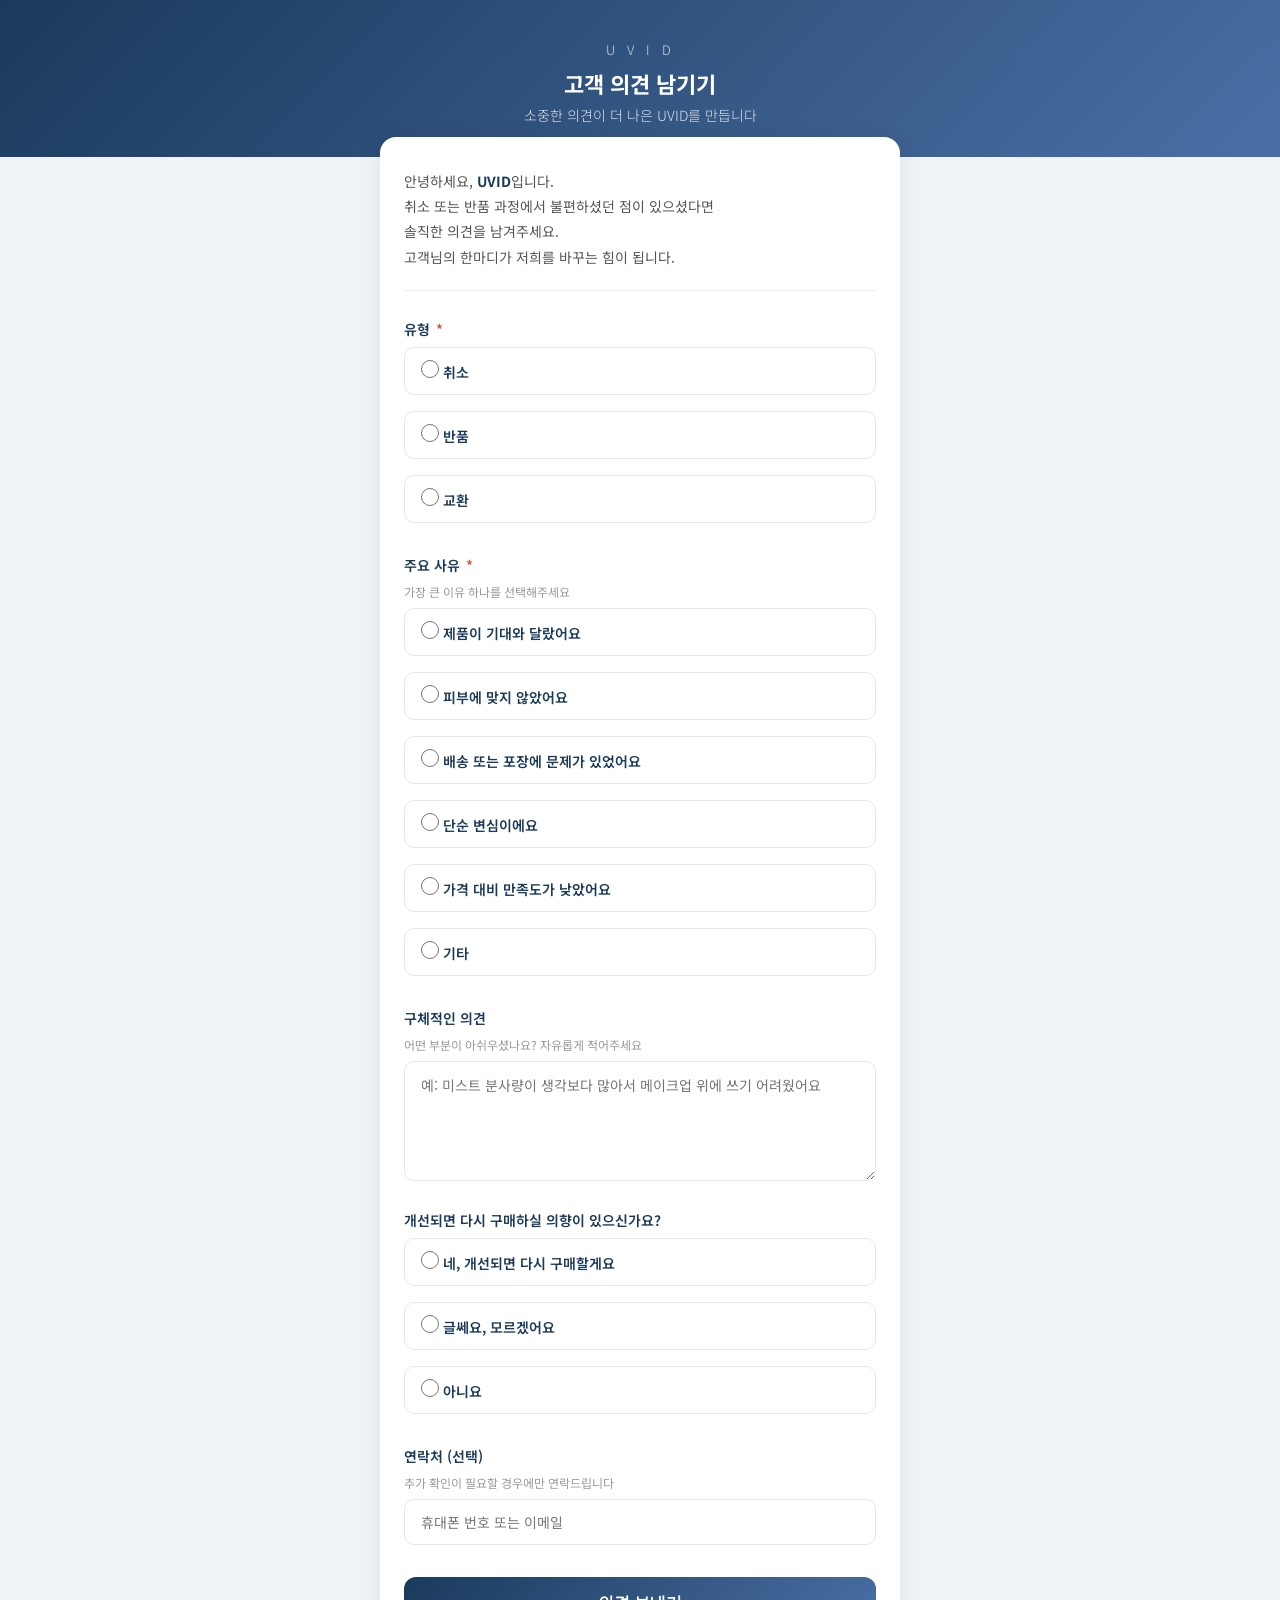
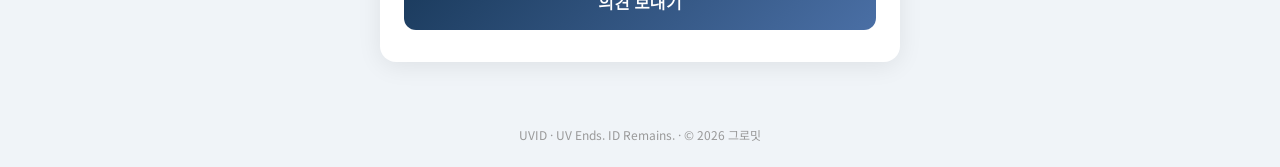
<file: uvid-feedback.html>
<!DOCTYPE html>
<html lang="ko">
<head>
<meta charset="UTF-8">
<meta name="viewport" content="width=device-width, initial-scale=1.0">
<title>UVID 고객 의견 남기기</title>
<style>
  @import url('https://fonts.googleapis.com/css2?family=Noto+Sans+KR:wght@300;400;500;600;700&display=swap');
  * { margin: 0; padding: 0; box-sizing: border-box; }
  body {
    font-family: 'Noto Sans KR', sans-serif;
    background: #f0f4f8;
    min-height: 100vh;
    display: flex;
    flex-direction: column;
    align-items: center;
  }
  .header {
    width: 100%;
    background: linear-gradient(135deg, #1a3a5c 0%, #4A6FA5 100%);
    color: white;
    padding: 40px 24px 32px;
    text-align: center;
  }
  .header .logo { font-size: 13px; font-weight: 300; letter-spacing: 4px; opacity: 0.8; margin-bottom: 8px; }
  .header h1 { font-size: 22px; font-weight: 700; margin-bottom: 6px; }
  .header p { font-size: 14px; font-weight: 300; opacity: 0.85; }
  .form-card {
    width: 100%;
    max-width: 520px;
    margin: -20px auto 40px;
    background: white;
    border-radius: 16px;
    padding: 32px 24px;
    box-shadow: 0 4px 24px rgba(0,0,0,0.08);
  }
  .intro {
    font-size: 14px;
    color: #555;
    line-height: 1.8;
    margin-bottom: 28px;
    padding-bottom: 20px;
    border-bottom: 1px solid #eee;
  }
  .intro strong { color: #1a3a5c; }
  .field { margin-bottom: 24px; }
  .field label {
    display: block;
    font-size: 14px;
    font-weight: 600;
    color: #1a3a5c;
    margin-bottom: 8px;
  }
  .field label .required { color: #e74c3c; margin-left: 2px; }
  .field .hint {
    font-size: 12px;
    color: #999;
    margin-bottom: 8px;
  }
  .radio-group { display: flex; flex-direction: column; gap: 8px; }
  .radio-option {
    display: flex;
    align-items: center;
    gap: 10px;
    padding: 12px 16px;
    border: 1.5px solid #e5e7eb;
    border-radius: 10px;
    cursor: pointer;
    transition: all 0.2s;
    font-size: 14px;
    color: #333;
  }
  .radio-option:hover { border-color: #4A6FA5; background: #f8faff; }
  .radio-option input[type="radio"] { accent-color: #4A6FA5; width: 18px; height: 18px; }
  .radio-option.selected { border-color: #4A6FA5; background: #f0f5ff; }
  input[type="text"], textarea {
    width: 100%;
    padding: 12px 16px;
    border: 1.5px solid #e5e7eb;
    border-radius: 10px;
    font-size: 14px;
    font-family: 'Noto Sans KR', sans-serif;
    color: #333;
    transition: border-color 0.2s;
    resize: vertical;
  }
  input[type="text"]:focus, textarea:focus {
    outline: none;
    border-color: #4A6FA5;
    box-shadow: 0 0 0 3px rgba(74,111,165,0.1);
  }
  textarea { min-height: 120px; line-height: 1.7; }
  .submit-btn {
    width: 100%;
    padding: 16px;
    background: linear-gradient(135deg, #1a3a5c 0%, #4A6FA5 100%);
    color: white;
    border: none;
    border-radius: 12px;
    font-size: 16px;
    font-weight: 600;
    cursor: pointer;
    transition: all 0.3s;
    margin-top: 8px;
  }
  .submit-btn:hover { transform: translateY(-2px); box-shadow: 0 4px 16px rgba(74,111,165,0.3); }
  .submit-btn:active { transform: translateY(0); }
  .thank-you {
    display: none;
    text-align: center;
    padding: 48px 24px;
  }
  .thank-you .icon { font-size: 48px; margin-bottom: 16px; }
  .thank-you h2 { font-size: 20px; font-weight: 700; color: #1a3a5c; margin-bottom: 12px; }
  .thank-you p { font-size: 14px; color: #666; line-height: 1.8; }
  .thank-you .back-btn {
    display: inline-block;
    margin-top: 24px;
    padding: 12px 32px;
    background: #4A6FA5;
    color: white;
    border-radius: 10px;
    text-decoration: none;
    font-size: 14px;
    font-weight: 600;
  }
  .footer {
    text-align: center;
    padding: 24px;
    font-size: 12px;
    color: #999;
  }
</style>
</head>
<body>

<div class="header">
  <div class="logo">U V I D</div>
  <h1>고객 의견 남기기</h1>
  <p>소중한 의견이 더 나은 UVID를 만듭니다</p>
</div>

<div class="form-card" id="form-area">
  <div class="intro">
    안녕하세요, <strong>UVID</strong>입니다.<br>
    취소 또는 반품 과정에서 불편하셨던 점이 있으셨다면<br>
    솔직한 의견을 남겨주세요.<br>
    고객님의 한마디가 저희를 바꾸는 힘이 됩니다.
  </div>

  <form id="feedback-form" onsubmit="submitForm(event)">

    <div class="field">
      <label>유형 <span class="required">*</span></label>
      <div class="radio-group">
        <label class="radio-option" onclick="selectRadio(this)">
          <input type="radio" name="type" value="취소" required> 취소
        </label>
        <label class="radio-option" onclick="selectRadio(this)">
          <input type="radio" name="type" value="반품"> 반품
        </label>
        <label class="radio-option" onclick="selectRadio(this)">
          <input type="radio" name="type" value="교환"> 교환
        </label>
      </div>
    </div>

    <div class="field">
      <label>주요 사유 <span class="required">*</span></label>
      <div class="hint">가장 큰 이유 하나를 선택해주세요</div>
      <div class="radio-group">
        <label class="radio-option" onclick="selectRadio(this)">
          <input type="radio" name="reason" value="제품이 기대와 달랐어요" required> 제품이 기대와 달랐어요
        </label>
        <label class="radio-option" onclick="selectRadio(this)">
          <input type="radio" name="reason" value="피부에 맞지 않았어요"> 피부에 맞지 않았어요
        </label>
        <label class="radio-option" onclick="selectRadio(this)">
          <input type="radio" name="reason" value="배송/포장 문제"> 배송 또는 포장에 문제가 있었어요
        </label>
        <label class="radio-option" onclick="selectRadio(this)">
          <input type="radio" name="reason" value="단순 변심"> 단순 변심이에요
        </label>
        <label class="radio-option" onclick="selectRadio(this)">
          <input type="radio" name="reason" value="가격 대비 만족도 낮음"> 가격 대비 만족도가 낮았어요
        </label>
        <label class="radio-option" onclick="selectRadio(this)">
          <input type="radio" name="reason" value="기타"> 기타
        </label>
      </div>
    </div>

    <div class="field">
      <label>구체적인 의견</label>
      <div class="hint">어떤 부분이 아쉬우셨나요? 자유롭게 적어주세요</div>
      <textarea name="detail" placeholder="예: 미스트 분사량이 생각보다 많아서 메이크업 위에 쓰기 어려웠어요"></textarea>
    </div>

    <div class="field">
      <label>개선되면 다시 구매하실 의향이 있으신가요?</label>
      <div class="radio-group">
        <label class="radio-option" onclick="selectRadio(this)">
          <input type="radio" name="repurchase" value="네, 개선되면 다시 구매할게요"> 네, 개선되면 다시 구매할게요
        </label>
        <label class="radio-option" onclick="selectRadio(this)">
          <input type="radio" name="repurchase" value="글쎄요, 모르겠어요"> 글쎄요, 모르겠어요
        </label>
        <label class="radio-option" onclick="selectRadio(this)">
          <input type="radio" name="repurchase" value="아니요"> 아니요
        </label>
      </div>
    </div>

    <div class="field">
      <label>연락처 (선택)</label>
      <div class="hint">추가 확인이 필요할 경우에만 연락드립니다</div>
      <input type="text" name="contact" placeholder="휴대폰 번호 또는 이메일">
    </div>

    <button type="submit" class="submit-btn">의견 보내기</button>
  </form>

  <div class="thank-you" id="thank-you">
    <div class="icon">💙</div>
    <h2>소중한 의견 감사합니다</h2>
    <p>
      고객님의 피드백은 UVID 제품 개선에<br>
      직접 반영됩니다.<br><br>
      더 나은 선케어 솔루션으로<br>
      다시 만날 수 있길 바랍니다.
    </p>
    <a href="https://smartstore.naver.com/uvid" class="back-btn">UVID 스토어 바로가기</a>
  </div>
</div>

<div class="footer">
  UVID · UV Ends. ID Remains. · © 2026 그로밋
</div>

<script>
function selectRadio(el) {
  const group = el.closest('.radio-group');
  group.querySelectorAll('.radio-option').forEach(o => o.classList.remove('selected'));
  el.classList.add('selected');
  el.querySelector('input[type="radio"]').checked = true;
}

function submitForm(e) {
  e.preventDefault();
  const form = document.getElementById('feedback-form');
  const data = new FormData(form);
  const obj = {};
  data.forEach((v, k) => { obj[k] = v; });

  // Google Sheets webhook 연동 시 아래 URL 교체
  // fetch('GOOGLE_APPS_SCRIPT_URL', { method: 'POST', body: JSON.stringify(obj) });

  console.log('피드백 데이터:', obj);

  form.style.display = 'none';
  document.querySelector('.intro').style.display = 'none';
  document.getElementById('thank-you').style.display = 'block';
}
</script>

</body>
</html>
</file>
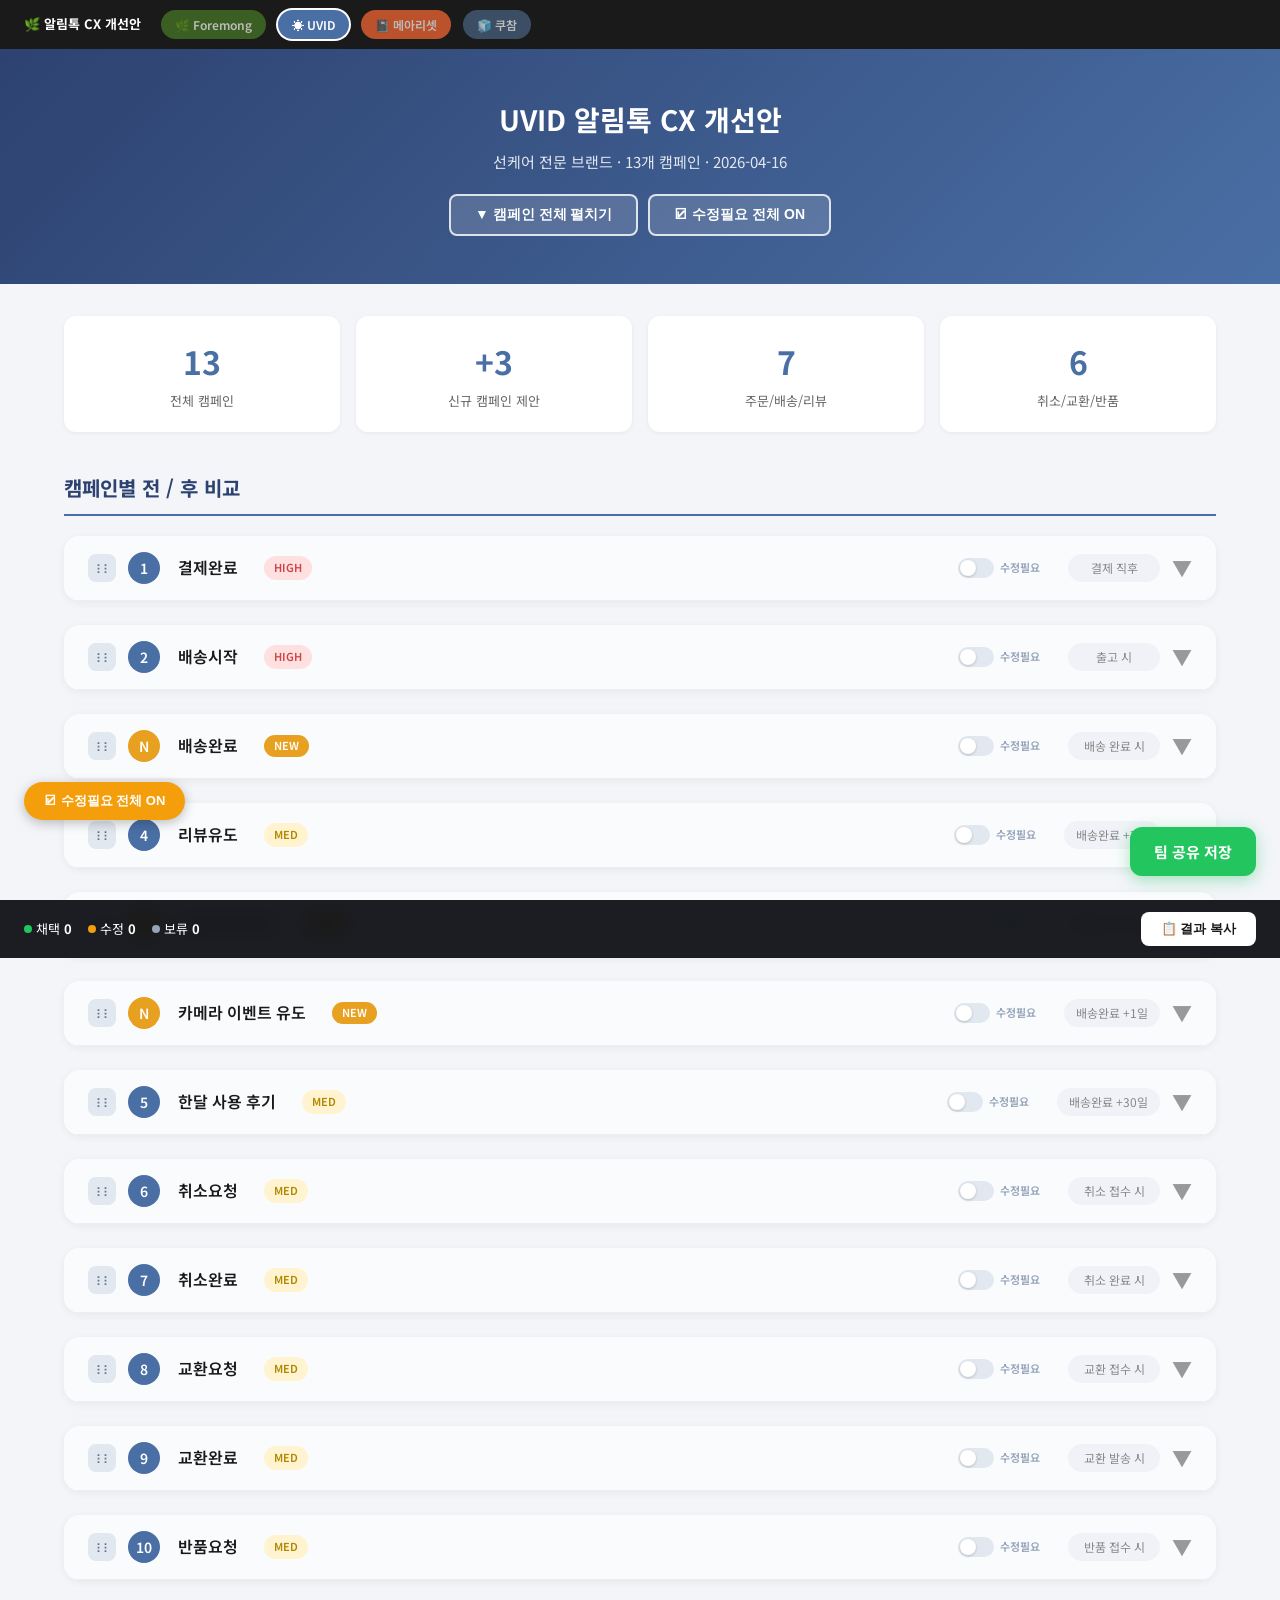
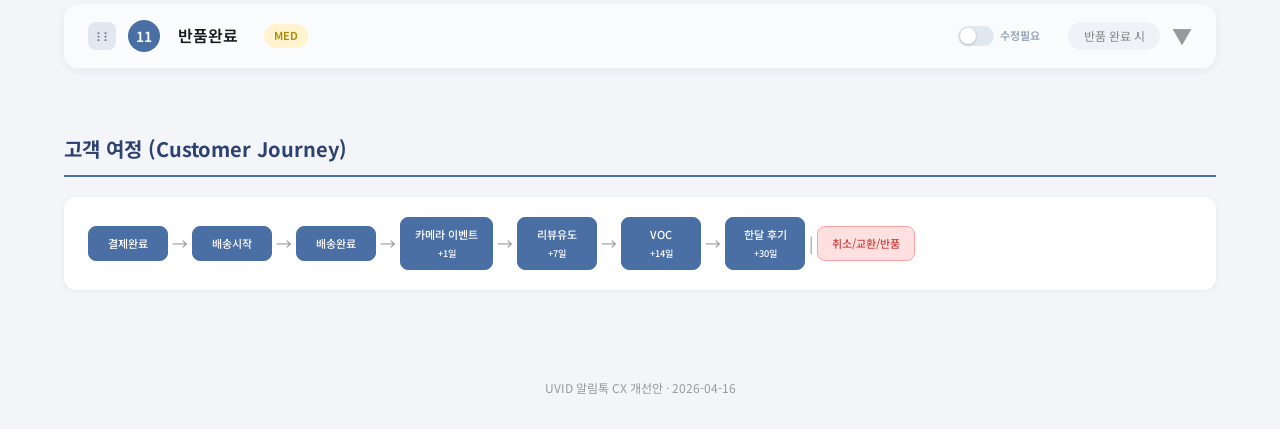
<file: uvid.html>
<!DOCTYPE html>
<html lang="ko">
<head>
<meta charset="UTF-8">
<meta name="viewport" content="width=device-width, initial-scale=1.0">
<title>UVID 알림톡 CX 개선안</title>
<style>
  @import url('https://fonts.googleapis.com/css2?family=Noto+Sans+KR:wght@300;400;500;600;700&display=swap');

  * { margin: 0; padding: 0; box-sizing: border-box; }

  body {
    font-family: 'Noto Sans KR', sans-serif;
    background: #f3f5f9;
    color: #1a1a1a;
    line-height: 1.6;
  }

  .header {
    background: linear-gradient(135deg, #2D4270 0%, #4A6FA5 100%);
    color: white;
    padding: 48px 40px;
    text-align: center;
  }
  .header h1 { font-size: 28px; font-weight: 700; margin-bottom: 8px; }
  .header p { font-size: 15px; opacity: 0.85; }

  .container { max-width: 1200px; margin: 0 auto; padding: 32px 24px; }

  /* Summary Cards */
  .summary-grid {
    display: grid;
    grid-template-columns: repeat(auto-fit, minmax(180px, 1fr));
    gap: 16px;
    margin-bottom: 40px;
  }
  .summary-card {
    background: white;
    border-radius: 12px;
    padding: 20px;
    text-align: center;
    box-shadow: 0 1px 4px rgba(0,0,0,0.06);
  }
  .summary-card .num { font-size: 32px; font-weight: 700; color: #4A6FA5; }
  .summary-card .label { font-size: 13px; color: #666; margin-top: 4px; }

  /* Section */
  .section-title {
    font-size: 20px;
    font-weight: 700;
    margin: 40px 0 20px;
    padding-bottom: 10px;
    border-bottom: 2px solid #4A6FA5;
    color: #2D4270;
  }

  /* Campaign Card */
  .campaign-card {
    background: white;
    border-radius: 16px;
    margin-bottom: 24px;
    overflow: hidden;
    box-shadow: 0 2px 8px rgba(0,0,0,0.06);
  }
  #campaign-list { display: flex; flex-direction: column; }
  .campaign-card.dragging {
    opacity: 0.55;
    box-shadow: 0 18px 36px rgba(45,66,112,0.18);
  }
  .campaign-card.drag-over {
    outline: 2px dashed #4A6FA5;
    outline-offset: 4px;
  }
  .campaign-header {
    display: flex;
    align-items: center;
    justify-content: space-between;
    padding: 16px 24px;
    background: #fafbfd;
    border-bottom: 1px solid #eee;
    cursor: pointer;
    user-select: none;
  }
  .campaign-header:hover { background: #f0f2f7; }
  .campaign-header .left {
    display: flex;
    align-items: center;
    gap: 12px;
    flex: 1;
    min-width: 0;
    flex-wrap: wrap;
  }
  .campaign-header .num-badge {
    width: 32px; height: 32px;
    background: #4A6FA5;
    color: white;
    border-radius: 50%;
    display: flex; align-items: center; justify-content: center;
    font-size: 14px; font-weight: 600;
  }
  .campaign-header .name { font-size: 16px; font-weight: 600; }
  .campaign-header .timing {
    font-size: 12px;
    color: #888;
    background: #f0f2f7;
    padding: 4px 12px;
    border-radius: 20px;
    cursor: text;
    outline: none;
    min-width: 48px;
    display: inline-block;
    text-align: center;
  }
  .campaign-header .timing[contenteditable="true"]:hover {
    box-shadow: 0 0 0 1px #c7d2fe;
  }
  .campaign-header .timing[contenteditable="true"]:focus {
    background: #fff;
    color: #2D4270;
    box-shadow: 0 0 0 2px #4A6FA5;
  }
  .drag-handle {
    border: none;
    background: #e2e8f0;
    color: #64748b;
    width: 28px;
    height: 28px;
    border-radius: 8px;
    cursor: grab;
    display: inline-flex;
    align-items: center;
    justify-content: center;
    font-size: 14px;
    line-height: 1;
    flex: 0 0 auto;
  }
  .drag-handle:active { cursor: grabbing; }
  .header-editable {
    cursor: text;
    border-radius: 8px;
    padding: 2px 6px;
    transition: background 0.2s, outline-color 0.2s;
  }
  .header-editable:hover { background: rgba(255,255,255,0.65); }
  .header-editable:focus {
    outline: 2px solid rgba(74,111,165,0.35);
    background: white;
  }
  .campaign-header .name.header-editable {
    max-width: min(340px, 100%);
    word-break: keep-all;
  }
  .campaign-header .timing.header-editable {
    min-width: 92px;
    text-align: center;
  }
  .campaign-header .arrow {
    font-size: 20px;
    color: #999;
    transition: transform 0.3s;
  }
  .campaign-card.open .campaign-header .arrow { transform: rotate(180deg); }

  .campaign-body { display: none; padding: 0; }
  .campaign-card.open .campaign-body { display: block; }

  /* Comparison layout */
  .comparison {
    display: grid;
    grid-template-columns: 1fr 48px 1fr;
    gap: 0;
    padding: 24px;
  }

  .before, .after {
    border-radius: 12px;
    padding: 20px;
  }
  .before { background: #fff5f5; border: 1px solid #ffd4d4; }
  .after { background: #f0faf0; border: 1px solid #c4e8c4; }

  .col-label {
    font-size: 12px;
    font-weight: 700;
    text-transform: uppercase;
    letter-spacing: 1px;
    margin-bottom: 12px;
    display: flex;
    align-items: center;
    gap: 6px;
  }
  .before .col-label { color: #c44; }
  .after .col-label { color: #2d7a2d; }

  .arrow-col {
    display: flex;
    align-items: center;
    justify-content: center;
    font-size: 24px;
    color: #4A6FA5;
  }

  /* Phone mockup */
  .phone {
    width: 320px;
    margin: 0 auto;
    background: #f7f7f2;
    border-radius: 24px;
    border: 2px solid #ddd;
    padding: 14px;
    font-size: 13.5px;
    line-height: 1.65;
  }
  .phone .kakao-header {
    text-align: center;
    font-size: 11px;
    color: #999;
    padding: 6px 0 10px;
    border-bottom: 1px solid #eee;
    margin-bottom: 10px;
  }
  .phone .msg {
    background: #fff;
    border: 1px solid #e5e5e5;
    border-radius: 12px;
    padding: 14px;
    margin-bottom: 8px;
    color: #1a1a1a;
    word-break: keep-all;
  }
  .phone .msg.white {
    background: white;
    border: 1px solid #e5e5e5;
  }
  .phone .btn-group {
    display: flex;
    flex-direction: column;
    gap: 4px;
    margin-top: 8px;
  }
  .phone .btn {
    background: white;
    border: 1px solid #ddd;
    border-radius: 8px;
    padding: 9px;
    text-align: center;
    font-size: 13px;
    color: #333;
    font-weight: 500;
  }
  .phone .btn.primary {
    background: #4A6FA5;
    color: white;
    border-color: #4A6FA5;
  }

  .good, .phone .good { background: #b7f0b7; padding: 1px 3px; border-radius: 2px; }
  .highlight, .phone .highlight { background: #fff176; padding: 1px 3px; border-radius: 2px; }

  /* Issues list */
  .issues { margin-top: 12px; }
  .issues li {
    font-size: 12.5px;
    color: #666;
    margin-bottom: 4px;
    list-style: none;
    padding-left: 18px;
    position: relative;
  }
  .issues li::before {
    content: '•';
    position: absolute;
    left: 4px;
    color: #c44;
  }
  .after .issues li::before { color: #2d7a2d; }

  /* Impact badge */
  .impact {
    display: inline-block;
    font-size: 11px;
    font-weight: 600;
    padding: 3px 10px;
    border-radius: 20px;
    margin-left: 8px;
  }
  .impact.high { background: #ffe0e0; color: #c44; }
  .impact.mid { background: #fff3d0; color: #b08800; }
  .impact.low { background: #e0f0e0; color: #2d7a2d; }

  /* Editable AFTER */
  .after .msg {
    outline: none;
    border: 2px dashed transparent;
    transition: border-color 0.2s, background 0.2s;
  }
  .after .msg:hover {
    border-color: #e5e7eb;
  }
  .after .msg .msg-body[contenteditable="true"] {
    outline: none;
    border-radius: 8px;
    cursor: text;
    min-height: 120px;
  }
  .after .msg .msg-body[contenteditable="true"]:focus {
    background: #fffdf7;
    box-shadow: inset 0 0 0 2px #f59e0b;
  }
  .after .msg .btn[contenteditable="true"] {
    cursor: text;
    transition: box-shadow 0.2s, transform 0.2s;
  }
  .after .msg .btn[contenteditable="true"]:focus {
    outline: none;
    box-shadow: 0 0 0 2px #4A6FA5 inset;
    transform: translateY(-1px);
  }
  .after {
    display: flex;
    flex-direction: column;
  }
  .after .phone { order: 1; }
  .after .after-url-box { order: 2; }
  .after .edit-hint { order: 3; }
  .after .issues { order: 4; }
  .edit-hint {
    font-size: 11px;
    color: #999;
    text-align: center;
    margin-top: 6px;
  }
  .char-counter { text-align: right; font-size: 11px; color: #999; padding: 6px 0 0; margin-top: 4px; }
  .char-counter.over { color: #ef4444; font-weight: 700; }

  /* AFTER URL box */
  .after-url-box {
    margin: 8px 0 0 0;
    padding: 12px 14px;
    background: linear-gradient(135deg, #f0fdf4 0%, #ecfdf5 100%);
    border: 1px solid #bbf7d0;
    border-radius: 10px;
    font-size: 12px;
  }
  .after-url-box .url-box-title {
    font-weight: 600;
    color: #15803d;
    margin-bottom: 8px;
    font-size: 12px;
  }
  .after-url-box .url-row {
    display: flex;
    align-items: flex-start;
    gap: 8px;
    margin-bottom: 8px;
  }
  .after-url-box .url-label-stack {
    min-width: 120px;
    display: flex;
    flex-direction: column;
    gap: 2px;
  }
  .after-url-box .url-btn-label {
    font-size: 11px;
    font-weight: 600;
    color: #166534;
    white-space: normal;
    word-break: keep-all;
  }
  .after-url-box .url-meta {
    font-size: 10px;
    font-weight: 600;
    color: #16a34a;
  }
  .after-url-box .url-btn-label.linkable {
    cursor: pointer;
    text-decoration: underline;
    text-underline-offset: 2px;
  }

  .after-url-box .url-input {
    color: #15803d;
    border-color: #bbf7d0;
    background: #f0fdf4;
  }
  .after-url-box .url-input:focus {
    border-color: #22c55e;
    box-shadow: 0 0 0 2px rgba(34,197,94,0.15);
    outline: none;
  }
  .after-url-box .url-note {
    font-size: 10px;
    color: #6b7280;
    margin-top: 4px;
    font-style: italic;
  }

  /* BEFORE URL box */
  .before-url-box {
    margin-top: 8px;
    padding: 10px 12px;
    background: #fff8f0;
    border: 1px dashed #f59e0b;
    border-radius: 8px;
  }
  .url-box-title {
    font-size: 11px;
    font-weight: 700;
    color: #92400e;
    margin-bottom: 6px;
  }
  .url-row {
    display: flex;
    align-items: center;
    gap: 8px;
    margin-bottom: 4px;
  }
  .url-row:last-child { margin-bottom: 0; }
  .url-btn-label {
    font-size: 11px;
    font-weight: 600;
    color: #78716c;
    white-space: nowrap;
    min-width: 100px;
  }
  .url-input {
    flex: 1;
    font-size: 11px;
    padding: 4px 8px;
    border: 1px solid #e5e7eb;
    border-radius: 4px;
    color: #3b82f6;
    background: white;
    font-family: monospace;
  }
  .url-input:focus {
    outline: none;
    border-color: #f59e0b;
    box-shadow: 0 0 0 2px rgba(245,158,11,0.15);
  }
  .url-input::placeholder { color: #ccc; }

  /* 수정 필요 토글 */
  .modify-toggle {
    display: flex;
    align-items: center;
    gap: 6px;
    margin-left: auto;
    margin-right: 16px;
  }
  .modify-toggle label {
    font-size: 11px;
    font-weight: 600;
    color: #94a3b8;
    cursor: pointer;
    white-space: nowrap;
    user-select: none;
  }
  .modify-toggle input[type="checkbox"] { display: none; }
  .modify-toggle .toggle-switch {
    position: relative;
    width: 36px;
    height: 20px;
    background: #e2e8f0;
    border-radius: 10px;
    cursor: pointer;
    transition: background 0.3s;
  }
  .modify-toggle .toggle-switch::after {
    content: '';
    position: absolute;
    top: 2px;
    left: 2px;
    width: 16px;
    height: 16px;
    background: white;
    border-radius: 50%;
    transition: transform 0.3s;
    box-shadow: 0 1px 3px rgba(0,0,0,0.2);
  }
  .modify-toggle input:checked + .toggle-switch { background: #f59e0b; }
  .modify-toggle input:checked + .toggle-switch::after { transform: translateX(16px); }
  .modify-toggle input:checked ~ label { color: #f59e0b; }
  .campaign-card.needs-modify { border-left: 4px solid #f59e0b; }
  .campaign-card.needs-modify .campaign-header { background: #fffbeb; }
  .modify-count-bar {
    position: fixed;
    top: 0;
    left: 0;
    right: 0;
    background: rgba(245, 158, 11, 0.95);
    color: white;
    padding: 8px 24px;
    font-size: 13px;
    font-weight: 600;
    text-align: center;
    z-index: 1001;
    transition: transform 0.3s;
    display: none;
  }
  .modify-count-bar.visible { display: block; }

  /* Journey */
  .journey {
    display: flex;
    align-items: center;
    gap: 4px;
    padding: 20px 24px;
    overflow-x: auto;
    background: #fafbfd;
  }
  .journey-step {
    flex-shrink: 0;
    padding: 8px 14px;
    border-radius: 8px;
    font-size: 11px;
    font-weight: 500;
    text-align: center;
    min-width: 80px;
    border: 1px solid #ddd;
    background: white;
  }
  .journey-step.active { background: #4A6FA5; color: white; border-color: #4A6FA5; }
  .journey-arrow { color: #999; font-size: 16px; flex-shrink: 0; }

  /* Cross-brand navigation */
  .top-nav {
    background: #1a1a1a;
    padding: 10px 24px;
    display: flex;
    align-items: center;
    gap: 12px;
    position: sticky;
    top: 0;
    z-index: 1002;
  }
  .top-nav .logo {
    color: white;
    font-weight: 700;
    font-size: 13px;
    margin-right: 8px;
    text-decoration: none;
  }
  .top-nav .brand-btn {
    padding: 5px 14px;
    border-radius: 16px;
    font-size: 12px;
    font-weight: 600;
    border: none;
    cursor: pointer;
    text-decoration: none;
    color: white;
    opacity: 0.7;
    transition: all 0.3s;
  }
  .top-nav .brand-btn:hover { opacity: 1; }
  .top-nav .brand-btn.active { opacity: 1; box-shadow: 0 0 0 2px white; }
  .top-nav .brand-btn.foremong { background: #4a7c28; }
  .top-nav .brand-btn.uvid { background: #4A6FA5; }
  .top-nav .brand-btn.meariset { background: #FF6B35; }
  .top-nav .brand-btn.kucham { background: #4b6584; }

  /* ========== INTERACTIVE DECISION TOOLS ========== */
  .decision-bar {
    display: flex;
    gap: 8px;
    margin-top: 16px;
    padding: 12px 16px;
    background: #f8f9fa;
    border-radius: 10px;
    border: 1px solid #e9ecef;
    align-items: center;
  }
  .decision-bar .status-label {
    font-size: 12px;
    font-weight: 600;
    color: #999;
    margin-right: auto;
  }
  .decision-btn {
    padding: 6px 16px;
    border-radius: 20px;
    font-size: 12px;
    font-weight: 600;
    border: 1.5px solid #ddd;
    cursor: pointer;
    background: white;
    transition: all 0.2s;
  }
  .decision-btn:hover { transform: translateY(-1px); box-shadow: 0 2px 8px rgba(0,0,0,0.1); }
  .decision-btn.adopt { border-color: #22c55e; color: #22c55e; }
  .decision-btn.adopt:hover, .decision-btn.adopt.selected { background: #22c55e; color: white; }
  .decision-btn.modify { border-color: #f59e0b; color: #f59e0b; }
  .decision-btn.modify:hover, .decision-btn.modify.selected { background: #f59e0b; color: white; }
  .decision-btn.skip { border-color: #94a3b8; color: #94a3b8; }
  .decision-btn.skip:hover, .decision-btn.skip.selected { background: #94a3b8; color: white; }

  .campaign-card.decided-adopt { border-left: 4px solid #22c55e; }
  .campaign-card.decided-modify { border-left: 4px solid #f59e0b; }
  .campaign-card.decided-skip { border-left: 4px solid #94a3b8; opacity: 0.7; }

  /* Decision Summary floating bar */
  .decision-summary {
    position: fixed;
    bottom: 0;
    left: 0;
    right: 0;
    background: rgba(15, 17, 23, 0.95);
    backdrop-filter: blur(10px);
    color: white;
    padding: 12px 24px;
    display: flex;
    align-items: center;
    gap: 16px;
    z-index: 1000;
    font-size: 13px;
    transition: transform 0.3s;
  }
  .decision-summary.hidden { transform: translateY(100%); }
  .decision-summary .count { display: flex; gap: 16px; flex: 1; }
  .decision-summary .count span { display: flex; align-items: center; gap: 4px; }
  .decision-summary .dot { width: 8px; height: 8px; border-radius: 50%; display: inline-block; }
  .dot.green { background: #22c55e; }
  .dot.yellow { background: #f59e0b; }
  .dot.gray { background: #94a3b8; }
  .export-btn {
    padding: 8px 20px;
    background: white;
    color: #1a1a1a;
    border: none;
    border-radius: 8px;
    font-weight: 600;
    font-size: 13px;
    cursor: pointer;
  }
  .export-btn:hover { background: #f0f0f0; }

  /* Footer */
  .footer {
    text-align: center;
    padding: 32px;
    color: #999;
    font-size: 12px;
  }

  @media (max-width: 768px) {
    .comparison {
      grid-template-columns: 1fr;
      gap: 16px;
    }
    .arrow-col { transform: rotate(90deg); }
    .phone { width: 100%; }

    /* 모바일 캠페인 헤더 — 두 줄 구조 */
    .campaign-header {
      padding: 10px 12px;
      flex-wrap: nowrap;
      gap: 6px;
      overflow: hidden;
    }
    .impact, .new-badge { font-size: 9px; padding: 1px 5px; }
    .campaign-header .left {
      flex: 1 1 auto;
      gap: 8px;
      min-width: 0;
    }
    .campaign-header .name {
      font-size: 14px;
      white-space: normal;
      word-break: keep-all;
    }
    .campaign-header .num-badge {
      width: 26px;
      height: 26px;
      font-size: 12px;
      flex-shrink: 0;
    }
    .campaign-header .timing {
      white-space: nowrap;
      font-size: 11px;
      padding: 3px 8px;
    }
    .campaign-header .arrow {
      font-size: 16px;
    }
    .container { padding: 14px 10px; }
    .section-title { font-size: 16px; }
    .top-nav {
      flex-wrap: nowrap;
      overflow-x: auto;
      -webkit-overflow-scrolling: touch;
      scrollbar-width: none;
      padding: 8px 12px;
      gap: 6px;
    }
    .top-nav::-webkit-scrollbar { display: none; }
    .top-nav .logo { flex-shrink: 0; font-size: 12px; }
    .top-nav .brand-btn { flex-shrink: 0; font-size: 11px; padding: 4px 10px; white-space: nowrap; }
  }

  /* 플로팅 수정필요 전체토글 버튼 (데스크탑+모바일 공통) */
  #float-modify-btn {
    display: block;
    position: fixed;
    bottom: 80px;
    left: 24px;
    z-index: 999;
    padding: 10px 20px;
    background: #f59e0b;
    color: white;
    border: none;
    border-radius: 24px;
    font-size: 13px;
    font-weight: 700;
    cursor: pointer;
    box-shadow: 0 3px 12px rgba(0,0,0,0.25);
    white-space: nowrap;
  }
  #float-modify-btn.all-on {
    background: #ef4444;
  }

  .new-badge {
    display: inline-block;
    background: #e8a020;
    color: white;
    font-size: 11px;
    font-weight: 600;
    padding: 2px 10px;
    border-radius: 20px;
    margin-left: 8px;
  }

  /* 알림톡 타이틀/서브타이틀 박스 */
  .alimtalk-title-box {
    padding: 10px 14px 4px 14px;
    background: #fff;
    border-bottom: 1px solid #e8e8e8;
  }
  .alimtalk-title {
    font-size: 14px;
    font-weight: 700;
    color: #1a1a1a;
    line-height: 1.4;
    margin-bottom: 3px;
  }
  .alimtalk-subtitle {
    font-size: 11px;
    color: #888;
    line-height: 1.4;
  }
  .alimtalk-title[contenteditable="true"],
  .alimtalk-subtitle[contenteditable="true"] {
    cursor: text;
    border-radius: 3px;
    transition: outline 0.2s;
  }
  .alimtalk-title[contenteditable="true"]:hover,
  .alimtalk-subtitle[contenteditable="true"]:hover { outline: 1px dashed #bbb; }
  .alimtalk-title[contenteditable="true"]:focus,
  .alimtalk-subtitle[contenteditable="true"]:focus { outline: 2px solid #4A6FA5; }

  /* 제품 탭 */
  .product-tab-bar {
    display: flex;
    gap: 8px;
    margin: 8px 0 12px;
    padding: 0 4px;
  }
  .product-tab-btn {
    padding: 6px 14px;
    border-radius: 20px;
    border: 1px solid #ccd5e0;
    background: white;
    cursor: pointer;
    font-size: 12.5px;
    font-family: 'Noto Sans KR', sans-serif;
    color: #555;
    font-weight: 500;
    transition: all 0.2s;
  }
  .product-tab-btn.active { background: #4A6FA5; color: white; border-color: #4A6FA5; }
  .campaign-card .product-tab-content { display: none !important; }
  .campaign-card .product-tab-content.active { display: block !important; }

  .after .msg .btn-group {
    display: flex;
    flex-direction: column;
    gap: 4px;
    margin-top: 8px;
  }
  .after .msg .btn {
    user-select: text;
  }

  @media (max-width: 768px) {
    .after-url-box .url-row {
      flex-direction: column;
      align-items: stretch;
    }
    .after-url-box .url-label-stack {
      min-width: 0;
    }
  }

</style>
</head>
<body>

<div class="top-nav">
    <a href="index.html" class="logo">🌿 알림톡 CX 개선안</a>
    <a href="foremong.html" class="brand-btn foremong">🌿 Foremong</a>
    <a href="uvid.html" class="brand-btn uvid active">☀️ UVID</a>
    <a href="meariset.html" class="brand-btn meariset">📓 메아리셋</a>
    <a href="kucham.html" class="brand-btn kucham">🧊 쿠참</a>
</div>
<div id="modify-count-bar" class="modify-count-bar"></div>
<div class="header">
  <h1>UVID 알림톡 CX 개선안</h1>
  <p>선케어 전문 브랜드 · 13개 캠페인 · 2026-04-16</p>
  <div style="margin-top:20px; display:flex; gap:10px; justify-content:center; flex-wrap:wrap;">
    <button id="toggle-all-btn" onclick="toggleAllCards()" style="
      padding: 10px 24px; font-size: 14px; font-weight: 600;
      border-radius: 8px; border: 2px solid rgba(255,255,255,0.8);
      background: rgba(255,255,255,0.15); color: white; cursor: pointer;
      transition: all 0.2s;
    ">▼ 캠페인 전체 펼치기</button>
    <button id="toggle-modify-btn" onclick="toggleAllModify()" style="
      padding: 10px 24px; font-size: 14px; font-weight: 600;
      border-radius: 8px; border: 2px solid rgba(255,255,255,0.8);
      background: rgba(255,255,255,0.15); color: white; cursor: pointer;
      transition: all 0.2s;
    ">☑ 수정필요 전체 ON</button>
  </div>
</div>

<div class="container">

  <!-- Summary -->
  <div class="summary-grid">
    <div class="summary-card">
      <div class="num">13</div>
      <div class="label">전체 캠페인</div>
    </div>
    <div class="summary-card">
      <div class="num">+3</div>
      <div class="label">신규 캠페인 제안</div>
    </div>
    <div class="summary-card">
      <div class="num">7</div>
      <div class="label">주문/배송/리뷰</div>
    </div>
    <div class="summary-card">
      <div class="num">6</div>
      <div class="label">취소/교환/반품</div>
    </div>
  </div>

  <!-- 캠페인별 메시지 -->
  <div class="section-title">캠페인별 전 / 후 비교</div>

  <!-- 1. 결제완료 -->
  <div data-campaign="campaign-1" class="campaign-card">
    <div class="campaign-header" onclick="this.closest('.campaign-card').classList.toggle('open')" style="cursor:pointer">
      <div class="left">
        <div class="num-badge">1</div>
        <span class="name">결제완료</span>
        <span class="impact high">HIGH</span>
      </div>
      <div style="display:flex;align-items:center;gap:12px;">
        <div class="modify-toggle" onclick="event.stopPropagation()">
          <input type="checkbox" id="modify-campaign-1" onchange="toggleModify('campaign-1', this, event)">
          <span class="toggle-switch" onclick="event.stopPropagation(); document.getElementById('modify-campaign-1').click();"></span>
          <label for="modify-campaign-1" onclick="event.stopPropagation()">수정필요</label>
        </div>
        <span class="timing">결제 직후</span>
        <span class="arrow">▼</span>
      </div>
    </div>
    <div class="campaign-body" onclick="event.stopPropagation()">
      <div class="comparison">
        <div class="before">
          <div class="col-label">❌ BEFORE</div>
          <div class="phone">
            <div class="kakao-header">카카오 알림톡</div>
            <div class="msg white">
안녕하세요.<br>
선케어 전문 브랜드 유비드(UVID)입니다.<br><br>
#{고객명}님의<br>
주문이 정상적으로 완료되었습니다!<br><br>
📦 주문 정보<br><br>
▪️주문일 : #{주문일}<br>
▪️상품명 : #{상품명}<br>
▪️결제금액 : #{총결제금액}원<br><br>
☀️ 유비드 선크림의 특별함 ☀️<br><br>
✔ 자외선 차단 지수 SPF50+ PA++++<br>
✔ 피부 자극 테스트 완료<br>
✔ 무기자차 + 유기자차 하이브리드<br>
✔ 백탁 없는 투명한 마무리감<br>
✔ 유해성분 FREE<br><br>
자외선으로부터 피부를 지켜드릴<br>
유비드를 선택해 주셔서<br>
진심으로 감사드립니다.<br>
궁금한 점은 언제든 문의주세요!
              <div class="btn-group">
                <div class="btn">채널 추가하기</div>
                <div class="btn">주문내역 바로가기</div>
              </div>
            </div>
          </div>
          <ul class="issues">
            <li>결제 직후에 제품 스펙 5종 나열 — 정보 과부하</li>
            <li>고객 니즈(주문 확인)보다 브랜드 홍보 비중이 높음</li>
            <li>메시지가 길어 스크롤 필요</li>
            <li>핵심 CTA(주문내역)가 2번 버튼</li>
          </ul>
        </div>
        <div class="arrow-col">→</div>
        <div class="after">
          <div class="col-label">✅ AFTER</div>
          <div class="phone">
            <div class="kakao-header">카카오 알림톡</div>
            <div class="alimtalk-title-box"><div class="alimtalk-subtitle" contenteditable="true" data-title-key="sub_0" onclick="event.stopPropagation()">품질 체크 후 안전하게 보내드려요</div><div class="alimtalk-title" contenteditable="true" data-title-key="title_0" onclick="event.stopPropagation()">선택해 주셔서 감사해요 ☀️</div></div>
            <div class="msg white" contenteditable="true" onclick="event.stopPropagation()">
              #{고객명}님, 주문해 주셨군요! ☀️<br>
              <br>
              주문이 잘 접수됐어요.<br>
              출고 전 하나하나 꼼꼼히 확인하고<br>
              안전하게 포장해서 보내드릴게요.<br>
              <br>
              📦 주문 정보<br>
              ▪️주문일 : #{주문일}<br>
              ▪️상품명 : #{상품명}<br>
              ▪️결제금액 : #{총결제금액}원<br>
              <br>
              기다리시는 동안 궁금한 점 있으시면<br>
              편하게 말씀해 주세요 😊<br>
              🕐 평일 10:00~17:00<br>
              (점심 12:30~13:30 / 주말·공휴일 휴무)
              <div class="btn-group">
                <div class="btn primary">주문내역 확인하기</div>
                <div class="btn">채널 추가하기</div>
              </div>
            </div>
          </div>
          <div class="edit-hint">✏️ 클릭하여 직접 수정할 수 있습니다</div>
          <div class="after-url-box" onclick="event.stopPropagation()">
            <div class="url-box-title">💡 제안 랜딩 URL</div>
            <div class="url-row">
              <span class="url-btn-label">주문내역 확인하기</span>
              <input type="text" class="url-input" value="https://new-m.pay.naver.com/" spellcheck="false" onclick="event.stopPropagation()" onfocus="event.stopPropagation()">
            </div>
            <div class="url-note">결제 직후 — 주문 확인이 최우선, 브랜드 홍보는 배송시작으로 이동</div>
          </div>
          <ul class="issues">
            <li>제품 스펙 제거 → 결제 확인에 집중</li>
            <li>스크롤 없이 한눈에 읽히는 길이</li>
            <li>핵심 CTA(주문내역) 1번 배치</li>
            <li>브랜드 슬로건으로 감성 마무리</li>
          </ul>
        </div>
      </div>

      <div class="decision-bar">
        <span class="status-label">결정</span>
        <button class="decision-btn adopt" onclick="event.stopPropagation(); decide('campaign-1', 'adopt')">✅ 채택</button>
        <button class="decision-btn modify" onclick="event.stopPropagation(); decide('campaign-1', 'modify')">✏️ 수정</button>
        <button class="decision-btn skip" onclick="event.stopPropagation(); decide('campaign-1', 'skip')">⏭️ 보류</button>
      </div>
    </div>
  </div>

  <!-- 2. 배송시작 -->
  <div data-campaign="campaign-2" class="campaign-card">
    <div class="campaign-header" onclick="this.closest('.campaign-card').classList.toggle('open')" style="cursor:pointer">
      <div class="left">
        <div class="num-badge">2</div>
        <span class="name">배송시작</span>
        <span class="impact high">HIGH</span>
      </div>
      <div style="display:flex;align-items:center;gap:12px;">
        <div class="modify-toggle" onclick="event.stopPropagation()">
          <input type="checkbox" id="modify-campaign-2" onchange="toggleModify('campaign-2', this, event)">
          <span class="toggle-switch" onclick="event.stopPropagation(); document.getElementById('modify-campaign-2').click();"></span>
          <label for="modify-campaign-2" onclick="event.stopPropagation()">수정필요</label>
        </div>
        <span class="timing">출고 시</span>
        <span class="arrow">▼</span>
      </div>
    </div>
    <div class="campaign-body" onclick="event.stopPropagation()">
      <div class="comparison">
        <div class="before">
          <div class="col-label">❌ BEFORE</div>
          <div class="phone">
            <div class="kakao-header">카카오 알림톡</div>
            <div class="msg white">
안녕하세요, #{고객명}님!<br>
유비드에서 주문하신 제품이<br>
지금 막 출발했습니다!<br><br>
🚚 배송 정보<br><br>
▪️상품명 : #{상품명}<br>
▪️주문번호 : #{주문번호}<br>
▪️택배사 : #{배송회사}<br>
▪️송장번호 : #{송장번호}<br><br>
☀️ 유비드 선크림 사용 TIP ☀️<br><br>
✔ 외출 30분 전 도포<br>
✔ 2~3시간마다 덧바름<br>
✔ 이마·콧등·광대 꼼꼼히<br><br>
최고의 선케어 제품이 곧 도착합니다!<br>
조금만 기다려주세요 😊
              <div class="btn-group">
                <div class="btn">배송조회 바로가기</div>
                <div class="btn">채널 추가하기</div>
              </div>
            </div>
          </div>
          <ul class="issues">
            <li>배송 알림에 사용 TIP이 혼재 — 시점 부적절</li>
            <li>배송조회 버튼이 primary가 아님</li>
            <li>도착 전 사용법은 관심도 낮음</li>
          </ul>
        </div>
        <div class="arrow-col">→</div>
        <div class="after">
          <div class="col-label">✅ AFTER</div>
          <div class="phone">
            <div class="kakao-header">카카오 알림톡</div>
            <div class="alimtalk-title-box"><div class="alimtalk-subtitle" contenteditable="true" data-title-key="sub_1" onclick="event.stopPropagation()">곧 도착해요, 기다려 주세요</div><div class="alimtalk-title" contenteditable="true" data-title-key="title_1" onclick="event.stopPropagation()">지금 막 출발했어요 📦</div></div>
            <div class="msg white" contenteditable="true" onclick="event.stopPropagation()">
              #{고객명}님!<br>
              <br>
              기다리셨죠? 드디어 출발했어요 🚚<br>
              <br>
              📦 배송 정보<br>
              ▪️상품명 : #{상품명}<br>
              ▪️주문번호 : #{주문번호}<br>
              ▪️택배사 : #{배송회사}<br>
              ▪️송장번호 : #{송장번호}<br>
              <br>
              평균 1~2일 이내 도착 예정이에요.<br>
              도착하면 꼭 확인해 주세요 😊
              <div class="btn-group">
                <div class="btn primary">배송조회 하기</div>
                <div class="btn">채널 추가하기</div>
              </div>
            </div>
          </div>
          <div class="edit-hint">✏️ 클릭하여 직접 수정할 수 있습니다</div>
          <div class="after-url-box" onclick="event.stopPropagation()">
            <div class="url-box-title">💡 제안 랜딩 URL</div>
            <div class="url-row">
              <span class="url-btn-label">배송조회 하기</span>
              <input type="text" class="url-input" value="https://new-m.pay.naver.com/" spellcheck="false" onclick="event.stopPropagation()" onfocus="event.stopPropagation()">
            </div>
            <div class="url-note">배송 시점 — 배송 정보 전달에 집중, 사용 TIP은 배송완료 후로 이동</div>
          </div>
          <ul class="issues">
            <li>배송 정보만 간결하게 전달</li>
            <li>사용 TIP 제거 → 배송완료 후 시점으로 이동</li>
            <li>핵심 CTA(배송조회) primary 1번 배치</li>
            <li>품질 관리 한 줄로 신뢰감 부여</li>
          </ul>
        </div>
      </div>

      <div class="decision-bar">
        <span class="status-label">결정</span>
        <button class="decision-btn adopt" onclick="event.stopPropagation(); decide('campaign-2', 'adopt')">✅ 채택</button>
        <button class="decision-btn modify" onclick="event.stopPropagation(); decide('campaign-2', 'modify')">✏️ 수정</button>
        <button class="decision-btn skip" onclick="event.stopPropagation(); decide('campaign-2', 'skip')">⏭️ 보류</button>
      </div>
    </div>
  </div>

  <!-- 3. 구매확정 유도 (hidden for index stability) -->

  <!-- 3. 배송완료 (NEW 추가) -->
  <div data-campaign="campaign-2b" class="campaign-card">
    <div class="campaign-header" onclick="this.closest('.campaign-card').classList.toggle('open')" style="cursor:pointer">
      <div class="left">
        <div class="num-badge" style="background:#e8a020;">N</div>
        <span class="name">배송완료</span>
        <span class="new-badge">NEW</span>
      </div>
      <div style="display:flex;align-items:center;gap:12px;">
          <div class="modify-toggle" onclick="event.stopPropagation()">
            <input type="checkbox" id="modify-campaign-2b" onchange="toggleModify('campaign-2b', this, event)">
            <span class="toggle-switch" onclick="event.stopPropagation(); document.getElementById('modify-campaign-2b').click();"></span>
            <label for="modify-campaign-2b" onclick="event.stopPropagation()">수정필요</label>
          </div>
        <span class="timing">배송 완료 시</span>
        <span class="arrow">▼</span>
      </div>
    </div>
    <div class="campaign-body" onclick="event.stopPropagation()">
      <div class="comparison">
        <div class="before">
          <div class="col-label" style="color:#999;">⬜ 기존: 없음</div>
          <div style="text-align:center; padding:60px 20px; color:#999; font-size:14px;">
            배송시작 → 구매확정(+3일) 사이<br>
            <b>배송완료 터치포인트 부재</b><br><br>
            도착 후 첫 사용 경험 연결 없음
          </div>
        </div>
        <div class="arrow-col">→</div>
        <div class="after">
          <div class="col-label">✅ NEW 캠페인</div>
          <div class="product-tab-bar" onclick="event.stopPropagation()">
            <button class="product-tab-btn active" onclick="switchProductTab(this, 'campaign-2b', 'pad')">선패드</button>
            <button class="product-tab-btn" onclick="switchProductTab(this, 'campaign-2b', 'mist')">선크림·선미스트</button>
          </div>
          <div class="product-tab-content active" data-product="pad" style="display:block !important">
            <div class="phone">
            <div class="kakao-header">카카오 알림톡</div>
            <div class="alimtalk-title-box"><div class="alimtalk-subtitle" contenteditable="true" data-title-key="sub_2" onclick="event.stopPropagation()">첫 사용 팁 꼭 확인해요&nbsp;</div><div class="alimtalk-title" contenteditable="true" data-title-key="title_2" onclick="event.stopPropagation()">드디어 도착했어요</div></div>
            <div class="msg white" contenteditable="true" data-title-key="msg_2b_pad" onclick="event.stopPropagation()">
              <b>선 패드 도착 소식과 함께</b><div><b>사용 전 참고사항 안내드려요 📌</b></div><div><br></div><div>#{고객명}님의 상품이</div><div>배송 완료되었습니다!</div><div><br></div><div>📦 배송 완료 정보</div><div>▪️상품명 : #{상품명}</div><div>▪️송장번호 : #{송장번호}</div><div><br></div><div>사용하시기 전에</div><div>이것만 기억해 주세요 🌟</div><div><br></div><div>✓ 개봉 후 6개월 이내 사용</div><div>✓ 앰플이 패드에 고르게 스며들도록</div><div>✓ 용기를 1분 정도 뒤집어 놓은 후 사용</div><div>✓ 사용 후 뚜껑 단단히 닫기</div><div>✓ 실리콘 리드 제거 후에는 내용물이 샐 수 있으니 살짝 기울이거나 패드 방향을 바꿔 사용</div><div><br></div><div>오늘부터 자외선 걱정 없는 하루 시작하세요.</div><div class="btn-group"><div class="btn primary">채널 추가하기</div></div>
            </div>
          </div>
          </div>
          <div class="product-tab-content" data-product="mist" style="display:none !important">
            <div class="phone">
            <div class="kakao-header">카카오 알림톡</div>
            <div class="alimtalk-title-box"><div class="alimtalk-subtitle" contenteditable="true" data-title-key="sub_2b_mist" onclick="event.stopPropagation()">첫 사용 팁 꼭 확인해요 ☀️</div><div class="alimtalk-title" contenteditable="true" data-title-key="title_2b_mist" onclick="event.stopPropagation()">드디어 도착했어요 ☀️</div></div>
            <div class="msg white" contenteditable="true" data-title-key="msg_2b_mist" onclick="event.stopPropagation()">
              #{고객명}님, 드디어 도착했어요! ☀️<br>
              <br>
              📦 배송 완료 정보<br>
              ▪️상품명 : #{상품명}<br>
              ▪️송장번호 : #{송장번호}<br>
              <br>
              처음 사용하시기 전에<br>
              이것만 기억해 주세요 🌟<br>
              <br>
              ✓ 외출 30분 전 충분히 도포<br>
              ✓ 야외활동 → 2~3시간마다 덧바름<br>
              ✓ 실내 활동 위주 → 4~5시간도 충분해요<br>
              ✓ 이마·콧등·광대 꼼꼼히<br>
              <br>
              오늘부터 자외선 걱정 없는 하루 시작하세요.<br>
              궁금한 점은 언제든 편하게 말씀해 주세요 😊<br>
              🕐 평일 10:00~17:00<br>
              (점심 12:30~13:30 / 주말·공휴일 휴무)
              <div class="btn-group">
                <div class="btn primary">채널 추가하기</div>
              </div>
            </div>
          </div>
          </div>
          <div class="edit-hint">✏️ 클릭하여 직접 수정할 수 있습니다</div>
            <div class="after-url-box" onclick="event.stopPropagation()">
              <div class="url-box-title">💡 제안 랜딩 URL</div>
              <div class="url-row">
                <span class="url-btn-label">채널 추가하기</span>
                <input type="text" class="url-input" value="http://pf.kakao.com/_xcdWxon" placeholder="URL 입력" spellcheck="false" onclick="event.stopPropagation()" onfocus="event.stopPropagation()">
              </div>
              <div class="url-row" style="display:none;">
                <span class="url-btn-label">의견 남기기</span>
                <input type="text" class="url-input" value="https://register.uvid.co.kr/voc" placeholder="URL 입력" spellcheck="false" onclick="event.stopPropagation()" onfocus="event.stopPropagation()">
              </div>
              <div class="url-note">배송완료 — 첫 사용 팁으로 제품 만족도 향상</div>
            </div>
          <ul class="issues">
            <li>배송완료 직후 첫 사용 팁 전달 → 만족도 향상</li>
            <li>덧바름 루틴 안내로 효과 극대화</li>
            <li>핵심 CTA(사용 가이드) 1번 배치</li>
          </ul>
        </div>
      </div>
      <div class="decision-bar">
        <span class="status-label">결정</span>
        <button class="decision-btn adopt" onclick="event.stopPropagation(); decide('campaign-2b', 'adopt')">✅ 채택</button>
        <button class="decision-btn modify" onclick="event.stopPropagation(); decide('campaign-2b', 'modify')">✏️ 수정</button>
        <button class="decision-btn skip" onclick="event.stopPropagation(); decide('campaign-2b', 'skip')">⏭️ 보류</button>
      </div>
    </div>
  </div>

  <div data-campaign="campaign-3" class="campaign-card" style="display:none !important;">
    <div class="campaign-header" onclick="this.closest('.campaign-card').classList.toggle('open')" style="cursor:pointer">
      <div class="left">
        <div class="num-badge">3</div>
        <span class="name">구매확정 유도</span>
        <span class="impact high">HIGH</span>
      </div>
      <div style="display:flex;align-items:center;gap:12px;">
        <div class="modify-toggle" onclick="event.stopPropagation()">
          <input type="checkbox" id="modify-campaign-3" onchange="toggleModify('campaign-3', this, event)">
          <span class="toggle-switch" onclick="event.stopPropagation(); document.getElementById('modify-campaign-3').click();"></span>
          <label for="modify-campaign-3" onclick="event.stopPropagation()">수정필요</label>
        </div>
        <span class="timing">배송완료 후</span>
        <span class="arrow">▼</span>
      </div>
    </div>
    <div class="campaign-body" onclick="event.stopPropagation()">
      <div class="comparison">
        <div class="before">
          <div class="col-label">❌ BEFORE</div>
          <div class="phone">
            <div class="kakao-header">카카오 알림톡</div>
            <div class="msg white">
안녕하세요, #{고객명}님!<br>
유비드 선크림 사용은 만족스러우신가요?<br><br>
아직 구매확정을 하지 않으셨네요!<br>
구매확정을 해주시면<br>
저희에게 큰 힘이 됩니다. 🙏<br><br>
⭐ 리뷰도 함께 남겨주세요! ⭐<br><br>
소중한 후기를 남겨주시면<br>
다른 고객님들에게도 큰 도움이 됩니다.<br><br>
감사합니다!
              <div class="btn-group">
                <div class="btn">구매확정 하기</div>
                <div class="btn">리뷰 작성하기</div>
                <div class="btn">채널 추가하기</div>
              </div>
            </div>
          </div>
          <ul class="issues">
            <li>구매확정 + 리뷰 요청이 혼재 → 두 목적 모두 약화</li>
            <li>구매확정 버튼이 primary가 아님</li>
            <li>"큰 힘이 됩니다" — 브랜드 중심 어조</li>
            <li>리뷰는 별도 캠페인으로 분리 필요</li>
          </ul>
        </div>
        <div class="arrow-col">→</div>
        <div class="after">
          <div class="col-label">✅ AFTER</div>
          <div class="phone">
            <div class="kakao-header">카카오 알림톡</div>
            <div class="alimtalk-title-box"><div class="alimtalk-subtitle" contenteditable="true" data-title-key="sub_4" onclick="event.stopPropagation()">선케어 잘 쓰고 계신가요?</div><div class="alimtalk-title" contenteditable="true" data-title-key="title_4" onclick="event.stopPropagation()">구매확정하고 포인트 받기</div></div>
            <div class="msg white" contenteditable="true" onclick="event.stopPropagation()">
              #{고객명}님,<br>
              선케어 잘 쓰고 계신가요? ☀️<br>
              <br>
              덧바름이 번거로우셨던 분들을 위해<br>
              손에 안 묻히고, 메이크업 위에도 바로 칙칙—<br>
              그 귀찮음을 조금이라도 덜어드리고 싶었어요.<br>
              <br>
              혹시 불편하신 점 있으시면<br>
              편하게 말씀해 주세요.<br>
              괜찮으셨다면 구매확정도 부탁드려요! 🙏<br>
              <br>
              🕐 평일 10:00~17:00<br>
              (점심 12:30~13:30 / 주말·공휴일 휴무)
              <div class="btn-group">
                <div class="btn primary">구매확정 하기</div>
                <div class="btn">자주 묻는 질문</div>
                <div class="btn">채널 추가하기</div>
              </div>
            </div>
          </div>
          <div class="edit-hint">✏️ 클릭하여 직접 수정할 수 있습니다</div>
          <div class="after-url-box" onclick="event.stopPropagation()">
            <div class="url-box-title">💡 제안 랜딩 URL</div>
            <div class="url-row">
              <span class="url-btn-label">구매확정 하기</span>
              <input type="text" class="url-input" value="https://new-m.pay.naver.com/" spellcheck="false" onclick="event.stopPropagation()" onfocus="event.stopPropagation()">
            </div>
            <div class="url-row">
              <span class="url-btn-label">자주 묻는 질문</span>
              <input type="text" class="url-input" value="" placeholder="URL 입력" spellcheck="false" onclick="event.stopPropagation()" onfocus="event.stopPropagation()">
            </div>
            <div class="url-note">구매확정에만 집중 — 리뷰는 별도 캠페인(+7일)으로 분리</div>
          </div>
          <ul class="issues">
            <li>구매확정 단일 목적으로 집중</li>
            <li>리뷰 요청 분리 → 각 캠페인 전환율 상승</li>
            <li>핵심 CTA(구매확정) primary 1번 배치</li>
            <li>FAQ 버튼으로 CS 선제 대응</li>
          </ul>
        </div>
      </div>

      <div class="decision-bar">
        <span class="status-label">결정</span>
        <button class="decision-btn adopt" onclick="event.stopPropagation(); decide('campaign-3', 'adopt')">✅ 채택</button>
        <button class="decision-btn modify" onclick="event.stopPropagation(); decide('campaign-3', 'modify')">✏️ 수정</button>
        <button class="decision-btn skip" onclick="event.stopPropagation(); decide('campaign-3', 'skip')">⏭️ 보류</button>
      </div>
    </div>
  </div>

  <!-- 4. 리뷰유도 -->
  <div data-campaign="campaign-4" class="campaign-card">
    <div class="campaign-header" onclick="this.closest('.campaign-card').classList.toggle('open')" style="cursor:pointer">
      <div class="left">
        <div class="num-badge">4</div>
        <span class="name">리뷰유도</span>
        <span class="impact mid">MED</span>
      </div>
      <div style="display:flex;align-items:center;gap:12px;">
        <div class="modify-toggle" onclick="event.stopPropagation()">
          <input type="checkbox" id="modify-campaign-4" onchange="toggleModify('campaign-4', this, event)">
          <span class="toggle-switch" onclick="event.stopPropagation(); document.getElementById('modify-campaign-4').click();"></span>
          <label for="modify-campaign-4" onclick="event.stopPropagation()">수정필요</label>
        </div>
        <span class="timing">배송완료 +7일</span>
        <span class="arrow">▼</span>
      </div>
    </div>
    <div class="campaign-body" onclick="event.stopPropagation()">
      <div class="comparison">
        <div class="before">
          <div class="col-label">❌ BEFORE</div>
          <div class="phone">
            <div class="kakao-header">카카오 알림톡</div>
            <div class="msg white">
(구매확정 메시지에 리뷰 요청이<br>
함께 포함되어 있던 구조)<br><br>
별도의 리뷰 유도 캠페인이<br>
존재하지 않았습니다.<br><br>
구매확정과 리뷰가 하나의 메시지에<br>
혼재되어 두 목적 모두 약화.
              <div class="btn-group">
                <div class="btn">구매확정 하기</div>
                <div class="btn">리뷰 작성하기</div>
              </div>
            </div>
          </div>
          <ul class="issues">
            <li>별도 리뷰 캠페인 부재</li>
            <li>구매확정에 리뷰가 끼어 두 목적 모두 약화</li>
            <li>사용 후 적정 시점(+7일) 리뷰 요청 없음</li>
          </ul>
        </div>
        <div class="arrow-col">→</div>
        <div class="after">
          <div class="col-label">✅ AFTER</div>
          <div class="phone">
            <div class="kakao-header">카카오 알림톡</div>
            <div class="alimtalk-title-box"><div class="alimtalk-subtitle" contenteditable="true" data-title-key="sub_5" onclick="event.stopPropagation()">일주일 지났어요, 어떠셨나요?<div style="font-size:12px;font-weight:600;color:#8b5cf6;margin-top:4px;">적립금 2천원 지급</div></div><div class="alimtalk-title" contenteditable="true" data-title-key="title_5" onclick="event.stopPropagation()">후기 남기고 혜택 받기</div></div>
            <div class="msg white" contenteditable="true" onclick="event.stopPropagation()">
              #{고객명}님,<br>
              덧바름 루틴 잘 쓰고 계신가요? ☀️<br>
              <br>
              자외선 차단은 2~3시간마다 덧바를 때<br>
              제대로 효과를 발휘한다는 거 아시죠?<br>
              <br>
              일주일 동안 써보신 솔직한 후기—<br>
              좋은 점도, 아쉬운 점도 모두 환영해요.<br>
              한 줄만 남겨주셔도 정말 큰 힘이 돼요 😊
              <div class="btn-group">
                <div class="btn primary">포토리뷰 남기기</div>
                <div class="btn">적립금 신청하기</div>
                <div class="btn">채널 추가하기</div>
              </div>
            </div>
          </div>
          <div class="edit-hint">✏️ 클릭하여 직접 수정할 수 있습니다</div>
          <div class="after-url-box" onclick="event.stopPropagation()">
            <div class="url-box-title">💡 제안 랜딩 URL</div>
            <div class="url-row">
              <span class="url-btn-label">포토리뷰 남기기</span>
              <input type="text" class="url-input" value="https://shopping.naver.com/my/writable-reviews" spellcheck="false" onclick="event.stopPropagation()" onfocus="event.stopPropagation()">
            </div>
            <div class="url-row">
              <span class="url-btn-label">적립금 신청하기</span>
              <input type="text" class="url-input" value="https://register.uvid.co.kr/review-claim/week" placeholder="URL 입력" spellcheck="false" onclick="event.stopPropagation()" onfocus="event.stopPropagation()">
            </div>
            <div class="url-note">배송 +7일 — 사용 경험이 축적된 적정 시점에 리뷰 단독 요청</div>
          </div>
          <ul class="issues">
            <li>리뷰 전용 캠페인 신설 (+7일 시점)</li>
            <li>사용 경험 축적 후 요청 → 리뷰 품질 향상</li>
            <li>포토/영상 혜택 안내로 전환율 강화</li>
            <li>핵심 CTA(리뷰 작성) primary 1번 배치</li>
          </ul>
        </div>
      </div>

      <div class="decision-bar">
        <span class="status-label">결정</span>
        <button class="decision-btn adopt" onclick="event.stopPropagation(); decide('campaign-4', 'adopt')">✅ 채택</button>
        <button class="decision-btn modify" onclick="event.stopPropagation(); decide('campaign-4', 'modify')">✏️ 수정</button>
        <button class="decision-btn skip" onclick="event.stopPropagation(); decide('campaign-4', 'skip')">⏭️ 보류</button>
      </div>
    </div>
  </div>

  <!-- 5. 한달 사용 후기 -->

  <!-- VOC 참여 유도 (NEW) -->
  <div data-campaign="campaign-4b" class="campaign-card">
    <div class="campaign-header" onclick="this.closest('.campaign-card').classList.toggle('open')" style="cursor:pointer">
      <div class="left">
        <div class="num-badge" style="background:#e8a020;">N</div>
        <span class="name">VOC 참여 유도</span>
        <span class="new-badge">NEW</span>
      </div>
      <div style="display:flex;align-items:center;gap:12px;">
          <div class="modify-toggle" onclick="event.stopPropagation()">
            <input type="checkbox" id="modify-campaign-4b" onchange="toggleModify('campaign-4b', this, event)">
            <span class="toggle-switch" onclick="event.stopPropagation(); document.getElementById('modify-campaign-4b').click();"></span>
            <label for="modify-campaign-4b" onclick="event.stopPropagation()">수정필요</label>
          </div>
        <span class="timing">배송완료 +14일</span>
        <span class="arrow">▼</span>
      </div>
    </div>
    <div class="campaign-body" onclick="event.stopPropagation()">
      <div class="comparison">
        <div class="before">
          <div class="col-label" style="color:#999;">⬜ 기존: 없음</div>
          <div style="text-align:center; padding:60px 20px; color:#999; font-size:14px;">
            리뷰유도(+7일) → 한달리뷰(+30일) 사이<br>
            <b>터치포인트 공백 (23일)</b><br><br>
            VOC 인터뷰 참여 유도 없음
          </div>
        </div>
        <div class="arrow-col">→</div>
        <div class="after">
          <div class="col-label">✅ NEW 캠페인</div>
          <div class="phone">
            <div class="kakao-header">카카오 알림톡</div>
            <div class="alimtalk-title-box"><div class="alimtalk-subtitle" contenteditable="true" data-title-key="sub_6" onclick="event.stopPropagation()">잠깐, 여쭤봐도 될까요? 🙏</div><div class="alimtalk-title" contenteditable="true" data-title-key="title_6" onclick="event.stopPropagation()">인터뷰하고 선물 받기 🎁</div></div>
            <div class="msg white" contenteditable="true" onclick="event.stopPropagation()">
              #{고객명}님, 안녕하세요<br>
              <br>
              유비드 선크림 잘 사용하고 계실까요? 🙏<br>
              <br>
              사용하시면서 느끼신 점이 궁금해요.<br>
              불편했던 점, 좋았던 점—<br>
              솔직하게 들려주시면 실제로 반영하거든요.<br>
              <br>
              ✅ 약 10분 내외 간단 참여<br>
              ✅ 고객님의 의견은 실제 개선에 반영됩니다<br>
              <br>
              🎁 참여해 주시면 소정의 선물을 드려요.<br>
              <br>
              편하신 시간으로 예약 부탁드립니다. 😊
              <div class="btn-group">
                <div class="btn primary">참여하고 혜택 받기</div>
                <div class="btn">1:1 문의하기</div>
              </div>
            </div>
          </div>
          <div class="edit-hint">✏️ 클릭하여 직접 수정할 수 있습니다</div>
            <div class="after-url-box" onclick="event.stopPropagation()">
              <div class="url-box-title">💡 제안 랜딩 URL</div>
              <div class="url-row">
                <span class="url-btn-label">참여하고 혜택 받기</span>
                <input type="text" class="url-input" value="https://whattime.co.kr/gromeet/meeting14" placeholder="URL 입력" spellcheck="false" onclick="event.stopPropagation()" onfocus="event.stopPropagation()">
              </div>
              <div class="url-row">
                <span class="url-btn-label">1:1 문의하기</span>
                <input type="text" class="url-input" value="http://pf.kakao.com/_xcdWxon/chat" placeholder="URL 입력" spellcheck="false" onclick="event.stopPropagation()" onfocus="event.stopPropagation()">
              </div>
              <div class="url-note">VOC 인터뷰 — 고객 목소리 수집 + 선물로 참여율 극대화</div>
            </div>
          <ul class="issues">
            <li>+7일 리뷰유도 이후 VOC 인터뷰 연결</li>
            <li>선물 인센티브로 참여율 제고</li>
            <li>실제 개선 반영 메시지로 신뢰도 강화</li>
          </ul>
        </div>
      </div>
      <div class="decision-bar">
        <span class="status-label">결정</span>
        <button class="decision-btn adopt" onclick="event.stopPropagation(); decide('campaign-4b', 'adopt')">✅ 채택</button>
        <button class="decision-btn modify" onclick="event.stopPropagation(); decide('campaign-4b', 'modify')">✏️ 수정</button>
        <button class="decision-btn skip" onclick="event.stopPropagation(); decide('campaign-4b', 'skip')">⏭️ 보류</button>
      </div>
    </div>
  </div>

  <!-- NEW. 카메라 이벤트 유도 -->
  <div data-campaign="campaign-12" class="campaign-card">
    <div class="campaign-header" onclick="this.closest('.campaign-card').classList.toggle('open')" style="cursor:pointer">
      <div class="left">
        <div class="num-badge" style="background:#e8a020;">N</div>
        <span class="name">카메라 이벤트 유도</span>
        <span class="new-badge">NEW</span>
      </div>
      <div style="display:flex;align-items:center;gap:12px;">
        <div class="modify-toggle" onclick="event.stopPropagation()">
          <input type="checkbox" id="modify-campaign-12" onchange="toggleModify('campaign-12', this, event)">
          <span class="toggle-switch" onclick="event.stopPropagation(); document.getElementById('modify-campaign-12').click();"></span>
          <label for="modify-campaign-12" onclick="event.stopPropagation()">수정필요</label>
        </div>
        <span class="timing">배송완료 +1일</span>
        <span class="arrow">▼</span>
      </div>
    </div>
    <div class="campaign-body" onclick="event.stopPropagation()">
      <div class="comparison">
        <div class="before">
          <div class="col-label" style="color:#999;">⬜ 기존: 없음</div>
          <div style="text-align:center; padding:60px 20px; color:#999; font-size:14px;">
            배송완료 +1일 이후<br>
            <b>도포 전후를 직접 확인해 보는</b><br>
            <b>카메라 이벤트 신청 캠페인 부재</b><br><br>
            참여 신청 접점과 후속 안내 구조 없음
          </div>
        </div>
        <div class="arrow-col">→</div>
        <div class="after">
          <div class="col-label">✅ NEW 캠페인</div>
          <div class="phone">
            <div class="kakao-header">카카오 알림톡</div>
            <div class="alimtalk-title-box"><div class="alimtalk-subtitle" contenteditable="true" data-title-key="sub_14" onclick="event.stopPropagation()">도포 전후를 직접 확인해 보세요</div><div class="alimtalk-title" contenteditable="true" data-title-key="title_14" onclick="event.stopPropagation()">UV 카메라 이벤트 신청 안내 📷</div></div>
            <div class="msg white" contenteditable="true" onclick="event.stopPropagation()">
              #{고객명}님,<br>
              유비드 바른 뒤 피부 표현이 어떻게 달라지는지 직접 확인해 보셨나요?<br>
              <br>
              현재 UV 카메라 이벤트 신청을 받고 있어요.<br>
              전용 카메라로 선케어 도포 전후를 비교해 보고<br>
              피부 표현과 사용감을 현장에서 편하게 확인하실 수 있어요.<br>
              <br>
              ✅ 선케어 도포 전/후 비교 촬영<br>
              ✅ 신청 순서대로 참여 일정 개별 안내<br>
              ✅ 촬영·인증 미션 완료 시 선패드 제공<br>
              <br>
              ※ 선정 후 촬영을 완료하면 동결단 네이버 카페에<br>
              [UV인증]닉네임 형식으로 인증글을 업로드하고 UV 카메라를 반납해야 합니다.<br>
              <br>
              가능하신 분은 아래 버튼으로 신청해 주세요 😊
              <div class="btn-group">
                <div class="btn primary">카메라 이벤트 신청하기</div>
                <div class="btn">채널 추가하기</div>
              </div>
            </div>
          </div>
          <div class="edit-hint">✏️ 클릭하여 직접 수정할 수 있습니다</div>
          <div class="after-url-box" onclick="event.stopPropagation()">
            <div class="url-box-title">💡 제안 랜딩 URL</div>
            <div class="url-row">
              <span class="url-btn-label">카메라 이벤트 신청하기</span>
              <input type="text" class="url-input" value="http://pf.kakao.com/_xcdWxon/chat" spellcheck="false" onclick="event.stopPropagation()" onfocus="event.stopPropagation()">
            </div>
            <div class="url-row">
              <span class="url-btn-label">채널 추가하기</span>
              <input type="text" class="url-input" value="http://pf.kakao.com/_xcdWxon" placeholder="URL 입력" spellcheck="false" onclick="event.stopPropagation()" onfocus="event.stopPropagation()">
            </div>
            <div class="url-note">카메라 이벤트 신청은 채널 상담으로 접수, 전용 신청폼 확정 시 교체</div>
          </div>
          <ul class="issues">
            <li>배송완료 +1일 시점 참여 신청용 캠페인으로 목적 재정리</li>
            <li>후기/UGC 유도 대신 카메라 이벤트 신청 흐름으로 수정</li>
            <li>버튼명과 랜딩 목적을 신청 맥락으로 일치시킴</li>
            <li>전용 폼 확정 전까지 실제 접수 가능한 채널 상담 링크 사용</li>
          </ul>
        </div>
      </div>

      <div class="decision-bar">
        <span class="status-label">결정</span>
        <button class="decision-btn adopt" onclick="event.stopPropagation(); decide('campaign-12', 'adopt')">✅ 채택</button>
        <button class="decision-btn modify" onclick="event.stopPropagation(); decide('campaign-12', 'modify')">✏️ 수정</button>
        <button class="decision-btn skip" onclick="event.stopPropagation(); decide('campaign-12', 'skip')">⏭️ 보류</button>
      </div>
    </div>
  </div>



  <div data-campaign="campaign-5" class="campaign-card">
    <div class="campaign-header" onclick="this.closest('.campaign-card').classList.toggle('open')" style="cursor:pointer">
      <div class="left">
        <div class="num-badge">5</div>
        <span class="name">한달 사용 후기</span>
        <span class="impact mid">MED</span>
      </div>
      <div style="display:flex;align-items:center;gap:12px;">
        <div class="modify-toggle" onclick="event.stopPropagation()">
          <input type="checkbox" id="modify-campaign-5" onchange="toggleModify('campaign-5', this, event)">
          <span class="toggle-switch" onclick="event.stopPropagation(); document.getElementById('modify-campaign-5').click();"></span>
          <label for="modify-campaign-5" onclick="event.stopPropagation()">수정필요</label>
        </div>
        <span class="timing">배송완료 +30일</span>
        <span class="arrow">▼</span>
      </div>
    </div>
    <div class="campaign-body" onclick="event.stopPropagation()">
      <div class="comparison">
        <div class="before">
          <div class="col-label">❌ BEFORE</div>
          <div class="phone">
            <div class="kakao-header">카카오 알림톡</div>
            <div class="msg white">
(한달 후기 전용 캠페인이<br>
존재하지 않았습니다.)<br><br>
리뷰 유도 메시지가<br>
구매확정 직후 1회에 그쳐<br>
장기 사용 후기를 수집하지 못함.
            </div>
          </div>
          <ul class="issues">
            <li>한달 후기 전용 캠페인 부재</li>
            <li>장기 사용 후기 수집 불가</li>
            <li>재구매 시점 리마인드 기회 상실</li>
          </ul>
        </div>
        <div class="arrow-col">→</div>
        <div class="after">
          <div class="col-label">✅ AFTER</div>
          <div class="phone">
              <div class="kakao-header">카카오 알림톡</div>
              <div class="alimtalk-title-box"><div class="alimtalk-subtitle" contenteditable="true" data-title-key="sub_7" onclick="event.stopPropagation()">함께한 지 한 달이 됐네요 ☀️<div style="font-size:12px;font-weight:600;color:#8b5cf6;margin-top:4px;">적립금 5천원 지급</div></div><div class="alimtalk-title" contenteditable="true" data-title-key="title_7" onclick="event.stopPropagation()">한 달 사용 후기 부탁드려요</div></div>
              <div class="msg white" contenteditable="true" data-title-key="msg_5_mist" onclick="event.stopPropagation()">
                #{고객명}님,<br>
                유비드와 함께한 지 어느덧 한 달이 됐네요! ☀️<br>
                <br>
                한 달 동안 사용해 보시면서<br>
                어떤 점이 좋았는지, 아쉬웠는지<br>
                이제는 더 분명하게 느끼셨을 것 같아요.<br>
                <br>
                짧게라도 장기 사용 후기를 남겨주시면<br>
                다른 고객님들께도 큰 도움이 되고<br>
                저희도 제품 개선에 꼼꼼히 반영할게요 😊
                <div class="btn-group">
                  <div class="btn primary">한달 후기 작성하기</div>
                  <div class="btn">적립금 신청하기</div>
                  <div class="btn">채널 추가하기</div>
                </div>
              </div>
            </div>
          <div class="edit-hint">✏️ 클릭하여 직접 수정할 수 있습니다</div>
          <div class="after-url-box" onclick="event.stopPropagation()">
            <div class="url-box-title">💡 제안 랜딩 URL</div>
            <div class="url-row">
              <span class="url-btn-label">한달 후기 작성하기</span>
              <input type="text" class="url-input" value="https://shopping.naver.com/my/writable-reviews" spellcheck="false" onclick="event.stopPropagation()" onfocus="event.stopPropagation()">
            </div>
            <div class="url-row">
              <span class="url-btn-label">적립금 신청하기</span>
              <input type="text" class="url-input" value="https://register.uvid.co.kr/review-claim/month" placeholder="URL 입력" spellcheck="false" onclick="event.stopPropagation()" onfocus="event.stopPropagation()">
            </div>
            <div class="url-note">배송 +30일, 장기 사용 후기를 남기고 적립금 신청까지 한 번에 연결</div>
          </div>
          <ul class="issues">
            <li>한달 후기 전용 캠페인 목적을 문구에 직접 반영</li>
            <li>혜택보다 장기 사용 경험 회수 목적을 먼저 제시</li>
            <li>후기 작성 CTA와 적립금 신청 흐름을 자연스럽게 연결</li>
            <li>실사용 한 달 시점에 맞는 톤으로 정리</li>
          </ul>
        </div>
      </div>

      <div class="decision-bar">
        <span class="status-label">결정</span>
        <button class="decision-btn adopt" onclick="event.stopPropagation(); decide('campaign-5', 'adopt')">✅ 채택</button>
        <button class="decision-btn modify" onclick="event.stopPropagation(); decide('campaign-5', 'modify')">✏️ 수정</button>
        <button class="decision-btn skip" onclick="event.stopPropagation(); decide('campaign-5', 'skip')">⏭️ 보류</button>
      </div>
    </div>
  </div>

  <!-- 6. 취소요청 -->
  <div data-campaign="campaign-6" class="campaign-card">
    <div class="campaign-header" onclick="this.closest('.campaign-card').classList.toggle('open')" style="cursor:pointer">
      <div class="left">
        <div class="num-badge">6</div>
        <span class="name">취소요청</span>
        <span class="impact mid">MED</span>
      </div>
      <div style="display:flex;align-items:center;gap:12px;">
        <div class="modify-toggle" onclick="event.stopPropagation()">
          <input type="checkbox" id="modify-campaign-6" onchange="toggleModify('campaign-6', this, event)">
          <span class="toggle-switch" onclick="event.stopPropagation(); document.getElementById('modify-campaign-6').click();"></span>
          <label for="modify-campaign-6" onclick="event.stopPropagation()">수정필요</label>
        </div>
        <span class="timing">취소 접수 시</span>
        <span class="arrow">▼</span>
      </div>
    </div>
    <div class="campaign-body" onclick="event.stopPropagation()">
      <div class="comparison">
        <div class="before">
          <div class="col-label">❌ BEFORE</div>
          <div class="phone">
            <div class="kakao-header">카카오 알림톡</div>
            <div class="msg white">
안녕하세요, #{고객명}님.<br>
선케어 전문 브랜드 유비드(UVID)입니다.<br><br>
고객님께서 요청하신 주문 취소가<br>
정상적으로 접수되었습니다.<br><br>
취소 접수 후 처리까지<br>
영업일 기준 1~2일이 소요되며,<br>
환불은 결제 수단에 따라<br>
영업일 기준 3~5일 내 처리됩니다.<br><br>
저희 유비드 제품으로<br>
만족을 드리지 못해<br>
진심으로 죄송한 말씀 드립니다.<br><br>
혹시 다른 제품이나 용량으로<br>
교환을 원하시면<br>
언제든 말씀해 주세요.<br><br>
고객님의 소중한 의견을 반영하여<br>
더 나은 선케어를 만들어 나가겠습니다.<br>
감사합니다.
              <div class="btn-group">
                <div class="btn">채널 추가하기</div>
                <div class="btn">취소 현황 확인</div>
              </div>
            </div>
          </div>
          <ul class="issues">
            <li>사과가 장황하고 반복적</li>
            <li>핵심 정보(주문번호, 상품명) 누락</li>
            <li>채널 추가가 1번 버튼 — CS 시점에 부적절</li>
            <li>취소 현황 버튼이 primary가 아님</li>
          </ul>
        </div>
        <div class="arrow-col">→</div>
        <div class="after">
          <div class="col-label">✅ AFTER</div>
          <div class="phone">
            <div class="kakao-header">카카오 알림톡</div>
            <div class="alimtalk-title-box"><div class="alimtalk-subtitle" contenteditable="true" data-title-key="sub_8" onclick="event.stopPropagation()">언제든 도와드릴게요</div><div class="alimtalk-title" contenteditable="true" data-title-key="title_8" onclick="event.stopPropagation()">취소 요청, 확인했어요</div></div>
            <div class="msg white" contenteditable="true" onclick="event.stopPropagation()">
              #{고객명}님,<br>
              취소 요청 확인했어요.<br>
              <br>
              혹시 제품이 맞지 않으셨거나<br>
              다른 이유가 있으셨다면<br>
              말씀해 주시면 함께 방법을 찾아볼게요.<br>
              <br>
              편하게 말씀해 주세요 😊<br>
              🕐 평일 10:00~17:00<br>
              (점심 12:30~13:30 / 주말·공휴일 휴무)
              <div class="btn-group">
                <div class="btn primary">취소 현황 확인</div>
                <div class="btn">채널 추가하기</div>
              </div>
            </div>
          </div>
          <div class="edit-hint">✏️ 클릭하여 직접 수정할 수 있습니다</div>
          <div class="after-url-box" onclick="event.stopPropagation()">
            <div class="url-box-title">💡 제안 랜딩 URL</div>
            <div class="url-row">
              <span class="url-btn-label">취소 현황 확인</span>
              <input type="text" class="url-input" value="https://new-m.pay.naver.com/" spellcheck="false" onclick="event.stopPropagation()" onfocus="event.stopPropagation()">
            </div>
          </div>
          <ul class="issues">
            <li>핵심 정보(주문번호/상품명/금액) 포함</li>
            <li>간결한 사과 + 환불 절차 안내</li>
            <li>핵심 CTA(취소 현황) primary 1번 배치</li>
          </ul>
        </div>
      </div>

      <div class="decision-bar">
        <span class="status-label">결정</span>
        <button class="decision-btn adopt" onclick="event.stopPropagation(); decide('campaign-6', 'adopt')">✅ 채택</button>
        <button class="decision-btn modify" onclick="event.stopPropagation(); decide('campaign-6', 'modify')">✏️ 수정</button>
        <button class="decision-btn skip" onclick="event.stopPropagation(); decide('campaign-6', 'skip')">⏭️ 보류</button>
      </div>
    </div>
  </div>

  <!-- 7. 취소완료 -->
  <div data-campaign="campaign-7" class="campaign-card">
    <div class="campaign-header" onclick="this.closest('.campaign-card').classList.toggle('open')" style="cursor:pointer">
      <div class="left">
        <div class="num-badge">7</div>
        <span class="name">취소완료</span>
        <span class="impact mid">MED</span>
      </div>
      <div style="display:flex;align-items:center;gap:12px;">
        <div class="modify-toggle" onclick="event.stopPropagation()">
          <input type="checkbox" id="modify-campaign-7" onchange="toggleModify('campaign-7', this, event)">
          <span class="toggle-switch" onclick="event.stopPropagation(); document.getElementById('modify-campaign-7').click();"></span>
          <label for="modify-campaign-7" onclick="event.stopPropagation()">수정필요</label>
        </div>
        <span class="timing">취소 완료 시</span>
        <span class="arrow">▼</span>
      </div>
    </div>
    <div class="campaign-body" onclick="event.stopPropagation()">
      <div class="comparison">
        <div class="before">
          <div class="col-label">❌ BEFORE</div>
          <div class="phone">
            <div class="kakao-header">카카오 알림톡</div>
            <div class="msg white">
안녕하세요, #{고객명}님.<br>
선케어 전문 브랜드 유비드(UVID)입니다.<br><br>
고객님께서 요청하신 주문 취소가<br>
정상적으로 완료 처리되었습니다.<br><br>
환불은 결제 수단에 따라<br>
영업일 기준 3~5일 내 처리됩니다.<br>
카드 결제의 경우 청구 취소,<br>
무통장 입금의 경우 계좌 환불로<br>
진행됩니다.<br><br>
이번 거래 과정에서 불편을<br>
드렸다면 진심으로 사과 드립니다.<br><br>
고객님의 소중한 의견을 반영하여<br>
더 나은 제품과 서비스로<br>
반드시 보답하겠습니다.<br><br>
다시 찾아주신다면<br>
더욱 만족스러운 경험을<br>
제공해 드리겠습니다.<br>
감사합니다.
              <div class="btn-group">
                <div class="btn">채널 추가하기</div>
                <div class="btn">주문내역 확인</div>
              </div>
            </div>
          </div>
          <ul class="issues">
            <li>환불 방법 설명이 장황</li>
            <li>사과 + 보답 + 감사 반복 → 메시지 길어짐</li>
            <li>채널 추가가 1번 버튼</li>
          </ul>
        </div>
        <div class="arrow-col">→</div>
        <div class="after">
          <div class="col-label">✅ AFTER</div>
          <div class="phone">
            <div class="kakao-header">카카오 알림톡</div>
            <div class="alimtalk-title-box"><div class="alimtalk-subtitle" contenteditable="true" data-title-key="sub_9" onclick="event.stopPropagation()">다음엔 더 좋은 경험으로</div><div class="alimtalk-title" contenteditable="true" data-title-key="title_9" onclick="event.stopPropagation()">아쉽지만, 다음에 만나요</div></div>
            <div class="msg white" contenteditable="true" onclick="event.stopPropagation()">
              #{고객명}님,<br>
              취소 처리 완료됐어요.<br>
              <br>
              💰 환불은 결제수단에 따라<br>
              영업일 기준 3~5일 소요돼요.<br>
              <br>
              이번엔 인연이 닿지 않아 아쉬웠어요.<br>
              어떤 점이 맞지 않으셨는지<br>
              알려주시면 진심으로 참고할게요.
              <div class="btn-group">
                <div class="btn primary">주문내역 확인</div>
                <div class="btn">의견 남기기</div>
                <div class="btn">채널 추가하기</div>
              </div>
            </div>
          </div>
          <div class="edit-hint">✏️ 클릭하여 직접 수정할 수 있습니다</div>
          <div class="after-url-box" onclick="event.stopPropagation()">
            <div class="url-box-title">💡 제안 랜딩 URL</div>
            <div class="url-row">
              <span class="url-btn-label">주문내역 확인</span>
              <input type="text" class="url-input" value="https://new-m.pay.naver.com/" spellcheck="false" onclick="event.stopPropagation()" onfocus="event.stopPropagation()">
            </div>
            <div class="url-row">
              <span class="url-btn-label">의견 남기기</span>
              <input type="text" class="url-input" value="https://register.uvid.co.kr/voc" placeholder="URL 입력" spellcheck="false" onclick="event.stopPropagation()" onfocus="event.stopPropagation()">
            </div>
          </div>
          <ul class="issues">
            <li>환불 안내 간결화</li>
            <li>사과 1회 + 개선 약속으로 마무리</li>
            <li>핵심 CTA(주문내역) primary 1번 배치</li>
          </ul>
        </div>
      </div>

      <div class="decision-bar">
        <span class="status-label">결정</span>
        <button class="decision-btn adopt" onclick="event.stopPropagation(); decide('campaign-7', 'adopt')">✅ 채택</button>
        <button class="decision-btn modify" onclick="event.stopPropagation(); decide('campaign-7', 'modify')">✏️ 수정</button>
        <button class="decision-btn skip" onclick="event.stopPropagation(); decide('campaign-7', 'skip')">⏭️ 보류</button>
      </div>
    </div>
  </div>

  <!-- 8. 교환요청 -->
  <div data-campaign="campaign-8" class="campaign-card">
    <div class="campaign-header" onclick="this.closest('.campaign-card').classList.toggle('open')" style="cursor:pointer">
      <div class="left">
        <div class="num-badge">8</div>
        <span class="name">교환요청</span>
        <span class="impact mid">MED</span>
      </div>
      <div style="display:flex;align-items:center;gap:12px;">
        <div class="modify-toggle" onclick="event.stopPropagation()">
          <input type="checkbox" id="modify-campaign-8" onchange="toggleModify('campaign-8', this, event)">
          <span class="toggle-switch" onclick="event.stopPropagation(); document.getElementById('modify-campaign-8').click();"></span>
          <label for="modify-campaign-8" onclick="event.stopPropagation()">수정필요</label>
        </div>
        <span class="timing">교환 접수 시</span>
        <span class="arrow">▼</span>
      </div>
    </div>
    <div class="campaign-body" onclick="event.stopPropagation()">
      <div class="comparison">
        <div class="before">
          <div class="col-label">❌ BEFORE</div>
          <div class="phone">
            <div class="kakao-header">카카오 알림톡</div>
            <div class="msg white">
안녕하세요, #{고객명}님.<br>
선케어 전문 브랜드 유비드(UVID)입니다.<br><br>
교환 요청이 정상적으로 접수되었습니다.<br><br>
교환 사유를 확인하여<br>
최대한 빠르게 처리해 드리겠습니다.<br><br>
교환 절차 안내:<br>
1. 택배 회수 접수 (1~2영업일)<br>
2. 제품 회수 및 상태 확인<br>
3. 새 상품 포장 및 발송<br>
4. 고객님께 재배송<br><br>
전체 소요 기간은<br>
영업일 기준 5~7일 내외입니다.<br><br>
고객님께 불편을 드려<br>
정말 죄송한 말씀 드립니다.<br>
동일한 일이 반복되지 않도록<br>
품질 관리 기준을 더욱 강화하겠습니다.<br><br>
추가 문의사항이 있으시면<br>
언제든지 채널을 통해 연락주세요.
              <div class="btn-group">
                <div class="btn">채널 추가하기</div>
                <div class="btn">교환 현황 확인</div>
              </div>
            </div>
          </div>
          <ul class="issues">
            <li>교환 절차가 4단계로 장황</li>
            <li>사과가 반복적이고 장문</li>
            <li>채널 추가가 1번 버튼</li>
            <li>교환 현황 버튼이 primary가 아님</li>
          </ul>
        </div>
        <div class="arrow-col">→</div>
        <div class="after">
          <div class="col-label">✅ AFTER</div>
          <div class="phone">
            <div class="kakao-header">카카오 알림톡</div>
            <div class="alimtalk-title-box"><div class="alimtalk-subtitle" contenteditable="true" data-title-key="sub_10" onclick="event.stopPropagation()">새 제품으로 만족시켜 드려요</div><div class="alimtalk-title" contenteditable="true" data-title-key="title_10" onclick="event.stopPropagation()">바로 도와드릴게요</div></div>
            <div class="msg white" contenteditable="true" onclick="event.stopPropagation()">
              #{고객명}님,<br>
              교환 요청 확인했어요.<br>
              <br>
              불편을 드려서 정말 죄송해요.<br>
              최대한 빠르게 처리해 드릴게요.<br>
              <br>
              📦 교환 진행 안내<br>
              ▪️① 택배 회수 (2~3영업일)<br>
              ▪️② 상품 상태 확인<br>
              ▪️③ 새 상품 발송 (확인 후 1~2영업일)<br>
              <br>
              진행 중 궁금한 점 있으시면<br>
              언제든 편하게 연락 주세요.<br>
              🕐 평일 10:00~17:00<br>
              (점심 12:30~13:30 / 주말·공휴일 휴무)
              <div class="btn-group">
                <div class="btn primary">교환 현황 확인</div>
                <div class="btn">채널 추가하기</div>
              </div>
            </div>
          </div>
          <div class="edit-hint">✏️ 클릭하여 직접 수정할 수 있습니다</div>
          <div class="after-url-box" onclick="event.stopPropagation()">
            <div class="url-box-title">💡 제안 랜딩 URL</div>
            <div class="url-row">
              <span class="url-btn-label">교환 현황 확인</span>
              <input type="text" class="url-input" value="https://new-m.pay.naver.com/" spellcheck="false" onclick="event.stopPropagation()" onfocus="event.stopPropagation()">
            </div>
          </div>
          <ul class="issues">
            <li>교환 절차 3단계로 간결화</li>
            <li>사과 1회 + 개선 약속으로 충분</li>
            <li>핵심 CTA(교환 현황) primary 1번 배치</li>
          </ul>
        </div>
      </div>

      <div class="decision-bar">
        <span class="status-label">결정</span>
        <button class="decision-btn adopt" onclick="event.stopPropagation(); decide('campaign-8', 'adopt')">✅ 채택</button>
        <button class="decision-btn modify" onclick="event.stopPropagation(); decide('campaign-8', 'modify')">✏️ 수정</button>
        <button class="decision-btn skip" onclick="event.stopPropagation(); decide('campaign-8', 'skip')">⏭️ 보류</button>
      </div>
    </div>
  </div>

  <!-- 9. 교환완료 -->
  <div data-campaign="campaign-9" class="campaign-card">
    <div class="campaign-header" onclick="this.closest('.campaign-card').classList.toggle('open')" style="cursor:pointer">
      <div class="left">
        <div class="num-badge">9</div>
        <span class="name">교환완료</span>
        <span class="impact mid">MED</span>
      </div>
      <div style="display:flex;align-items:center;gap:12px;">
        <div class="modify-toggle" onclick="event.stopPropagation()">
          <input type="checkbox" id="modify-campaign-9" onchange="toggleModify('campaign-9', this, event)">
          <span class="toggle-switch" onclick="event.stopPropagation(); document.getElementById('modify-campaign-9').click();"></span>
          <label for="modify-campaign-9" onclick="event.stopPropagation()">수정필요</label>
        </div>
        <span class="timing">교환 발송 시</span>
        <span class="arrow">▼</span>
      </div>
    </div>
    <div class="campaign-body" onclick="event.stopPropagation()">
      <div class="comparison">
        <div class="before">
          <div class="col-label">❌ BEFORE</div>
          <div class="phone">
            <div class="kakao-header">카카오 알림톡</div>
            <div class="msg white">
안녕하세요, #{고객명}님.<br>
선케어 전문 브랜드 유비드(UVID)입니다.<br><br>
교환 상품이 정상적으로 발송 처리되었습니다.<br><br>
교환 배송 정보:<br>
▪️상품명 : #{상품명}<br>
▪️송장번호 : #{송장번호}<br>
▪️택배사 : #{배송회사}<br><br>
지역에 따라 평균 1~2일 이내<br>
도착할 예정입니다.<br><br>
이번 교환 과정에서<br>
불편을 끼쳐드려 정말 죄송합니다.<br>
유비드를 다시 한번 믿어주셔서<br>
진심으로 감사드립니다.<br><br>
새 제품이 도착하면<br>
꼭 확인해 주시고,<br>
혹시 또 문제가 있으시면<br>
즉시 연락주세요.<br>
끝까지 책임지겠습니다.
              <div class="btn-group">
                <div class="btn">채널 추가하기</div>
                <div class="btn">배송조회 하기</div>
              </div>
            </div>
          </div>
          <ul class="issues">
            <li>사과 + 감사 + 약속이 반복되어 장문</li>
            <li>채널 추가가 1번 버튼</li>
            <li>배송조회가 primary가 아님</li>
          </ul>
        </div>
        <div class="arrow-col">→</div>
        <div class="after">
          <div class="col-label">✅ AFTER</div>
          <div class="phone">
            <div class="kakao-header">카카오 알림톡</div>
            <div class="alimtalk-title-box"><div class="alimtalk-subtitle" contenteditable="true" data-title-key="sub_11" onclick="event.stopPropagation()">기다려 주셔서 감사해요 ☀️</div><div class="alimtalk-title" contenteditable="true" data-title-key="title_11" onclick="event.stopPropagation()">새 상품 출발했어요 🚚</div></div>
            <div class="msg white" contenteditable="true" onclick="event.stopPropagation()">
              #{고객명}님,<br>
              교환 상품이 발송됐어요! 🚚<br>
              <br>
              기다려 주셔서 진심으로 감사해요.<br>
              <br>
              📦 교환 배송 정보<br>
              ▪️상품명 : #{상품명}<br>
              ▪️송장번호 : #{송장번호}<br>
              <br>
              이번엔 불편함 없이<br>
              처음보다 더 만족스러우시길 바라는 마음으로<br>
              정성껏 검수하고 보내드렸어요 😊
              <div class="btn-group">
                <div class="btn primary">배송조회 하기</div>
                <div class="btn">채널 추가하기</div>
              </div>
            </div>
          </div>
          <div class="edit-hint">✏️ 클릭하여 직접 수정할 수 있습니다</div>
          <div class="after-url-box" onclick="event.stopPropagation()">
            <div class="url-box-title">💡 제안 랜딩 URL</div>
            <div class="url-row">
              <span class="url-btn-label">배송조회 하기</span>
              <input type="text" class="url-input" value="https://new-m.pay.naver.com/" spellcheck="false" onclick="event.stopPropagation()" onfocus="event.stopPropagation()">
            </div>
          </div>
          <ul class="issues">
            <li>간결한 감사 + 배송 정보 전달</li>
            <li>사과 반복 제거 → 긍정적 마무리</li>
            <li>핵심 CTA(배송조회) primary 1번 배치</li>
          </ul>
        </div>
      </div>

      <div class="decision-bar">
        <span class="status-label">결정</span>
        <button class="decision-btn adopt" onclick="event.stopPropagation(); decide('campaign-9', 'adopt')">✅ 채택</button>
        <button class="decision-btn modify" onclick="event.stopPropagation(); decide('campaign-9', 'modify')">✏️ 수정</button>
        <button class="decision-btn skip" onclick="event.stopPropagation(); decide('campaign-9', 'skip')">⏭️ 보류</button>
      </div>
    </div>
  </div>

  <!-- 10. 반품요청 -->
  <div data-campaign="campaign-10" class="campaign-card">
    <div class="campaign-header" onclick="this.closest('.campaign-card').classList.toggle('open')" style="cursor:pointer">
      <div class="left">
        <div class="num-badge">10</div>
        <span class="name">반품요청</span>
        <span class="impact mid">MED</span>
      </div>
      <div style="display:flex;align-items:center;gap:12px;">
        <div class="modify-toggle" onclick="event.stopPropagation()">
          <input type="checkbox" id="modify-campaign-10" onchange="toggleModify('campaign-10', this, event)">
          <span class="toggle-switch" onclick="event.stopPropagation(); document.getElementById('modify-campaign-10').click();"></span>
          <label for="modify-campaign-10" onclick="event.stopPropagation()">수정필요</label>
        </div>
        <span class="timing">반품 접수 시</span>
        <span class="arrow">▼</span>
      </div>
    </div>
    <div class="campaign-body" onclick="event.stopPropagation()">
      <div class="comparison">
        <div class="before">
          <div class="col-label">❌ BEFORE</div>
          <div class="phone">
            <div class="kakao-header">카카오 알림톡</div>
            <div class="msg white">
안녕하세요, #{고객명}님.<br>
선케어 전문 브랜드 유비드(UVID)입니다.<br><br>
반품 요청이 정상적으로 접수되었습니다.<br><br>
반품 절차 안내:<br>
1. 택배 회수 접수 (1~2영업일)<br>
2. 제품 회수 및 상태 확인 (2~3영업일)<br>
3. 환불 처리 (확인 후 3~7영업일)<br><br>
전체 소요 기간은<br>
영업일 기준 7~12일 내외입니다.<br><br>
저희 유비드를 선택해 주신 고객님께<br>
만족을 드리지 못해<br>
마음이 매우 무겁습니다.<br><br>
고객님의 소중한 피드백을 바탕으로<br>
제품 품질을 더욱 개선하여<br>
신뢰받는 브랜드가 되도록<br>
최선을 다하겠습니다.<br><br>
추가 문의사항은 언제든<br>
채널을 통해 연락주세요.
              <div class="btn-group">
                <div class="btn">채널 추가하기</div>
                <div class="btn">반품 현황 확인</div>
              </div>
            </div>
          </div>
          <ul class="issues">
            <li>반품 절차가 장황하고 소요 기간이 길게 느껴짐</li>
            <li>사과가 반복적이고 장문</li>
            <li>채널 추가가 1번 버튼</li>
            <li>반품 현황 버튼이 primary가 아님</li>
          </ul>
        </div>
        <div class="arrow-col">→</div>
        <div class="after">
          <div class="col-label">✅ AFTER</div>
          <div class="phone">
            <div class="kakao-header">카카오 알림톡</div>
            <div class="alimtalk-title-box"><div class="alimtalk-subtitle" contenteditable="true" data-title-key="sub_12" onclick="event.stopPropagation()">교환으로 더 빠르게 해결해요</div><div class="alimtalk-title" contenteditable="true" data-title-key="title_12" onclick="event.stopPropagation()">끝까지 함께할게요</div></div>
            <div class="msg white" contenteditable="true" onclick="event.stopPropagation()">
              #{고객명}님,<br>
              반품 요청 확인했어요.<br>
              <br>
              📦 반품 진행 안내<br>
              ▪️① 택배 회수 (2~3영업일)<br>
              ▪️② 상품 상태 확인<br>
              ▪️③ 환불 처리 (3~7영업일)<br>
              <br>
              혹시 제품 불량이나 파손이셨다면<br>
              반품보다 교환으로 더 빠르게 도와드릴 수 있어요.<br>
              편하게 말씀해 주세요 😊<br>
              🕐 평일 10:00~17:00<br>
              (점심 12:30~13:30 / 주말·공휴일 휴무)
              <div class="btn-group">
                <div class="btn primary">반품 현황 확인</div>
                <div class="btn">채널 추가하기</div>
              </div>
            </div>
          </div>
          <div class="edit-hint">✏️ 클릭하여 직접 수정할 수 있습니다</div>
          <div class="after-url-box" onclick="event.stopPropagation()">
            <div class="url-box-title">💡 제안 랜딩 URL</div>
            <div class="url-row">
              <span class="url-btn-label">반품 현황 확인</span>
              <input type="text" class="url-input" value="https://new-m.pay.naver.com/" spellcheck="false" onclick="event.stopPropagation()" onfocus="event.stopPropagation()">
            </div>
          </div>
          <ul class="issues">
            <li>반품 절차 3단계로 간결화</li>
            <li>사과 간결화 + 보답 약속으로 마무리</li>
            <li>핵심 CTA(반품 현황) primary 1번 배치</li>
          </ul>
        </div>
      </div>

      <div class="decision-bar">
        <span class="status-label">결정</span>
        <button class="decision-btn adopt" onclick="event.stopPropagation(); decide('campaign-10', 'adopt')">✅ 채택</button>
        <button class="decision-btn modify" onclick="event.stopPropagation(); decide('campaign-10', 'modify')">✏️ 수정</button>
        <button class="decision-btn skip" onclick="event.stopPropagation(); decide('campaign-10', 'skip')">⏭️ 보류</button>
      </div>
    </div>
  </div>

  <!-- 11. 반품완료 -->
  <div data-campaign="campaign-11" class="campaign-card">
    <div class="campaign-header" onclick="this.closest('.campaign-card').classList.toggle('open')" style="cursor:pointer">
      <div class="left">
        <div class="num-badge">11</div>
        <span class="name">반품완료</span>
        <span class="impact mid">MED</span>
      </div>
      <div style="display:flex;align-items:center;gap:12px;">
        <div class="modify-toggle" onclick="event.stopPropagation()">
          <input type="checkbox" id="modify-campaign-11" onchange="toggleModify('campaign-11', this, event)">
          <span class="toggle-switch" onclick="event.stopPropagation(); document.getElementById('modify-campaign-11').click();"></span>
          <label for="modify-campaign-11" onclick="event.stopPropagation()">수정필요</label>
        </div>
        <span class="timing">반품 완료 시</span>
        <span class="arrow">▼</span>
      </div>
    </div>
    <div class="campaign-body" onclick="event.stopPropagation()">
      <div class="comparison">
        <div class="before">
          <div class="col-label">❌ BEFORE</div>
          <div class="phone">
            <div class="kakao-header">카카오 알림톡</div>
            <div class="msg white">
안녕하세요, #{고객명}님.<br>
선케어 전문 브랜드 유비드(UVID)입니다.<br><br>
반품이 정상적으로 완료 처리되었습니다.<br><br>
환불은 결제 수단에 따라<br>
영업일 기준 3~5일 내 처리됩니다.<br>
카드 결제의 경우 청구 취소,<br>
무통장 입금의 경우 계좌 환불로<br>
진행됩니다.<br><br>
제품 사용 및 반품 과정에서<br>
불편하거나 아쉬운 점이 있으셨다면<br>
언제든 말씀 부탁드립니다.<br><br>
고객님의 소중한 피드백은<br>
유비드가 더 나은 제품을 만드는<br>
가장 중요한 밑거름이 됩니다.<br><br>
다음에도 유비드를 찾아주신다면<br>
더 나은 모습으로 보답드리겠습니다.<br>
감사합니다.
              <div class="btn-group">
                <div class="btn">채널 추가하기</div>
                <div class="btn">주문내역 확인</div>
              </div>
            </div>
          </div>
          <ul class="issues">
            <li>환불 방법 설명이 장황</li>
            <li>사과 + 피드백 요청 + 감사 반복</li>
            <li>채널 추가가 1번 버튼</li>
          </ul>
        </div>
        <div class="arrow-col">→</div>
        <div class="after">
          <div class="col-label">✅ AFTER</div>
          <div class="phone">
            <div class="kakao-header">카카오 알림톡</div>
            <div class="alimtalk-title-box"><div class="alimtalk-subtitle" contenteditable="true" data-title-key="sub_13" onclick="event.stopPropagation()">아쉬운 점 알려주세요</div><div class="alimtalk-title" contenteditable="true" data-title-key="title_13" onclick="event.stopPropagation()">아쉽지만, 또 만나요</div></div>
            <div class="msg white" contenteditable="true" onclick="event.stopPropagation()">
              #{고객명}님,<br>
              반품 처리 완료됐어요.<br>
              <br>
              💰 환불은 결제수단에 따라<br>
              영업일 기준 3~5일 소요돼요.<br>
              <br>
              기대에 못 미쳐서 정말 아쉬워요.<br>
              어떤 점이 불편하셨는지 알려주시면<br>
              다음 제품에 꼭 반영할게요.<br>
              솔직하게 말씀해 주셔도 괜찮아요 😊
              <div class="btn-group">
                <div class="btn primary">주문내역 확인</div>
                <div class="btn">의견 남기기</div>
                <div class="btn">채널 추가하기</div>
              </div>
            </div>
          </div>
          <div class="edit-hint">✏️ 클릭하여 직접 수정할 수 있습니다</div>
          <div class="after-url-box" onclick="event.stopPropagation()">
            <div class="url-box-title">💡 제안 랜딩 URL</div>
            <div class="url-row">
              <span class="url-btn-label">주문내역 확인</span>
              <input type="text" class="url-input" value="https://new-m.pay.naver.com/" spellcheck="false" onclick="event.stopPropagation()" onfocus="event.stopPropagation()">
            </div>
            <div class="url-row">
              <span class="url-btn-label">의견 남기기</span>
              <input type="text" class="url-input" value="https://register.uvid.co.kr/voc" placeholder="URL 입력" spellcheck="false" onclick="event.stopPropagation()" onfocus="event.stopPropagation()">
            </div>
          </div>
          <ul class="issues">
            <li>환불 안내 간결화</li>
            <li>피드백 요청 + 재방문 약속으로 마무리</li>
            <li>핵심 CTA(주문내역) primary 1번 배치</li>
          </ul>
        </div>
      </div>

      <div class="decision-bar">
        <span class="status-label">결정</span>
        <button class="decision-btn adopt" onclick="event.stopPropagation(); decide('campaign-11', 'adopt')">✅ 채택</button>
        <button class="decision-btn modify" onclick="event.stopPropagation(); decide('campaign-11', 'modify')">✏️ 수정</button>
        <button class="decision-btn skip" onclick="event.stopPropagation(); decide('campaign-11', 'skip')">⏭️ 보류</button>
      </div>
    </div>
  </div>

  <!-- 고객 여정 맵 -->
  <div class="section-title">고객 여정 (Customer Journey)</div>
  <div class="journey" style="background:white; border-radius:12px; margin-bottom:24px; padding:20px 24px; box-shadow:0 1px 4px rgba(0,0,0,0.06);">
    <div class="journey-step active">결제완료</div>
    <div class="journey-arrow">→</div>
    <div class="journey-step active">배송시작</div>
    <div class="journey-arrow">→</div>
    <div class="journey-step active">배송완료</div>
    <div class="journey-arrow">→</div>
    <div class="journey-step active">카메라 이벤트<br><small>+1일</small></div>
    <div class="journey-arrow">→</div>
    <div class="journey-step active">리뷰유도<br><small>+7일</small></div>
    <div class="journey-arrow">→</div>
    <div class="journey-step active">VOC<br><small>+14일</small></div>
    <div class="journey-arrow">→</div>
    <div class="journey-step active">한달 후기<br><small>+30일</small></div>
    <div class="journey-arrow">|</div>
    <div class="journey-step" style="background:#ffe0e0; border-color:#ffa0a0; color:#c44;">취소/교환/반품</div>
  </div>

</div><!-- /container -->

<div class="footer">
  UVID 알림톡 CX 개선안 · 2026-04-16
</div>

<script>
  const BRAND = "uvid";
  const DATA_VERSION = "2026-04-16-v11";
  const API_BASE = "https://hyunvis.vercel.app/api/alimtalk-save";
  const PRODUCT_LABELS = {
    pad: '선패드',
    mist: '선크림·선미스트',
  };
  const BUTTON_URL_FALLBACKS = {
    '채널추가하기': 'http://pf.kakao.com/_xcdWxon',
    '1:1문의하기': 'http://pf.kakao.com/_xcdWxon/chat',
    '자주묻는질문': 'https://smartstore.naver.com/uvid/notice/list?cp=1',
    '의견남기기': 'https://register.uvid.co.kr/voc',
  };
  const decisions = {};
  let draggedCampaignCard = null;

  function getCampaignLocalKey(campaignId, field) {
    return `alimtalk_${BRAND}_campaign_${campaignId}_${field}`;
  }

  function getDefaultButtonUrl(labelText) {
    return BUTTON_URL_FALLBACKS[normalizeBtnText(labelText)] || '';
  }

  function getCampaignOrderLocalKey() {
    return `alimtalk_${BRAND}_campaign_order`;
  }

  function getCampaignList() {
    return document.getElementById('campaign-list');
  }

  function ensureCampaignList() {
    let list = getCampaignList();
    if (list) return list;
    const firstCard = document.querySelector('.campaign-card');
    if (!firstCard) return null;
    list = document.createElement('div');
    list.id = 'campaign-list';
    firstCard.parentNode.insertBefore(list, firstCard);
    Array.from(document.querySelectorAll('.campaign-card')).forEach(card => list.appendChild(card));
    return list;
  }

  function getCampaignCards() {
    const list = getCampaignList();
    return Array.from((list || document).querySelectorAll('.campaign-card'));
  }

  function getCampaignMessages(card) {
    return Array.from(card.querySelectorAll('.after .msg'));
  }

  function getCampaignUrlInputs(card) {
    return Array.from(card.querySelectorAll('.after-url-box .url-input'));
  }

  function getCampaignNameEl(card) {
    return card.querySelector('.campaign-header .name');
  }

  function getCampaignTimingEl(card) {
    return card.querySelector('.campaign-header .timing');
  }

  function getSanitizedInlineText(el) {
    return (el?.innerText || el?.textContent || '').replace(/\s*\n+\s*/g, ' ').replace(/\s{2,}/g, ' ').trim();
  }

  function pulseSavedOutline(el, color) {
    if (!el) return;
    el.style.outline = `2px solid ${color}`;
    clearTimeout(el._saveTimer);
    el._saveTimer = setTimeout(() => { el.style.outline = ''; }, 800);
  }

  function safeJsonParse(raw) {
    if (!raw) return null;
    try {
      return JSON.parse(raw);
    } catch {
      return null;
    }
  }

  function insertPlainText(text) {
    if (document.queryCommandSupported && document.queryCommandSupported('insertText')) {
      document.execCommand('insertText', false, text);
      return;
    }
    const selection = window.getSelection();
    if (!selection || !selection.rangeCount) return;
    selection.deleteFromDocument();
    selection.getRangeAt(0).insertNode(document.createTextNode(text));
    selection.collapseToEnd();
  }

  function stopInlinePropagation(el) {
    ['click', 'mousedown', 'mouseup', 'focus'].forEach(evt => {
      el.addEventListener(evt, e => e.stopPropagation());
    });
  }

  function markLegacyIndices() {
    getCampaignCards().forEach((card, idx) => {
      card.dataset.legacyDecisionIndex = String(idx);
      getCampaignMessages(card).forEach((el, msgIdx) => {
        el.dataset.campaignFieldIndex = String(msgIdx);
      });
      getCampaignUrlInputs(card).forEach((el, urlIdx) => {
        el.dataset.campaignFieldIndex = String(urlIdx);
      });
    });

    document.querySelectorAll('.after .msg').forEach((el, idx) => {
      el.dataset.legacyMsgIndex = String(idx);
    });
    document.querySelectorAll('.after-url-box .url-input').forEach((el, idx) => {
      el.dataset.legacyUrlIndex = String(idx);
    });
    getCampaignCards().forEach(card => {
      card.dataset.legacyUrlIndices = JSON.stringify(
        Array.from(card.querySelectorAll('.after-url-box .url-input')).map(el => el.dataset.legacyUrlIndex || '')
      );
    });
  }

  function loadCampaignOrderFromLocal() {
    try {
      const raw = localStorage.getItem(getCampaignOrderLocalKey());
      const parsed = raw ? JSON.parse(raw) : [];
      return Array.isArray(parsed) ? parsed : [];
    } catch {
      return [];
    }
  }

  function getCurrentCampaignOrder() {
    return getCampaignCards().map(card => card.dataset.campaign).filter(Boolean);
  }

  function saveCampaignOrderToLocal() {
    localStorage.setItem(getCampaignOrderLocalKey(), JSON.stringify(getCurrentCampaignOrder()));
  }

  function applyCampaignOrder(order) {
    if (!Array.isArray(order) || order.length === 0) return;
    const list = ensureCampaignList();
    if (!list) return;

    const cards = Array.from(list.querySelectorAll('.campaign-card'));
    const cardMap = new Map(cards.map(card => [card.dataset.campaign, card]));

    order.forEach(id => {
      const card = cardMap.get(id);
      if (card) list.appendChild(card);
    });

    cards.forEach(card => {
      if (!order.includes(card.dataset.campaign)) list.appendChild(card);
    });
  }

  function setDecisionState(card, type) {
    if (!card || !type) return;

    const campaignId = card.dataset.campaign;
    decisions[campaignId] = type;
    localStorage.setItem(getCampaignLocalKey(campaignId, 'decision'), type);

    card.classList.remove('decided-adopt', 'decided-modify', 'decided-skip');
    card.classList.add('decided-' + type);

    card.querySelectorAll('.decision-btn').forEach(btn => btn.classList.remove('selected'));
    const selectedBtn = card.querySelector(`.decision-btn.${type}`);
    if (selectedBtn) selectedBtn.classList.add('selected');
  }

  function decide(campaignId, type) {
    const card = document.querySelector(`[data-campaign="${campaignId}"]`);
    if (!card) return;

    setDecisionState(card, type);

    if (type === 'modify') {
      const editable = card.querySelector('.after .msg .msg-body, .after .alimtalk-subtitle, .after .alimtalk-title');
      if (editable) editable.focus();
    }

    updateSummary();
  }

  function updateSummary() {
    const vals = Object.values(decisions);
    const adopt = vals.filter(v => v === 'adopt').length;
    const modify = vals.filter(v => v === 'modify').length;
    const skip = vals.filter(v => v === 'skip').length;
    const total = adopt + modify + skip;

    const bar = document.getElementById('decision-summary');
    if (!bar) return;

    if (total > 0) {
      bar.classList.remove('hidden');
      document.getElementById('count-adopt').textContent = adopt;
      document.getElementById('count-modify').textContent = modify;
      document.getElementById('count-skip').textContent = skip;
    } else {
      bar.classList.add('hidden');
    }
  }

  function exportDecisions() {
    let result = '# 알림톡 CX 개선안 — 채택 결과\n\n';
    result += `날짜: ${new Date().toLocaleDateString('ko-KR')}\n\n`;

    getCampaignCards().forEach(card => {
      const id = card.dataset.campaign;
      const name = getSanitizedInlineText(getCampaignNameEl(card)) || id;
      const status = decisions[id] || '미결정';
      const statusEmoji = status === 'adopt' ? '✅' : status === 'modify' ? '✏️' : status === 'skip' ? '⏭️' : '⬜';

      result += `${statusEmoji} **${name}** — ${status === 'adopt' ? '채택' : status === 'modify' ? '수정 채택' : status === 'skip' ? '보류' : '미결정'}\n`;

      if (status === 'modify' || status === 'adopt') {
        const afterText = card.querySelector('.after .msg .msg-body') || card.querySelector('.after .msg');
        if (afterText) {
          result += `> ${afterText.innerText.substring(0, 200).replace(/\n/g, '\n> ')}...\n`;
        }
      }
      result += '\n';
    });

    navigator.clipboard.writeText(result).then(() => {
      const btn = document.querySelector('.export-btn');
      if (!btn) return;
      btn.textContent = '✓ 복사됨!';
      setTimeout(() => btn.textContent = '📋 결과 복사', 2000);
    });
  }

  function applyTabVisibility(card) {
    card.querySelectorAll('.product-tab-content').forEach(function(el) {
      if (el.classList.contains('active')) {
        el.style.setProperty('display', 'block', 'important');
      } else {
        el.style.setProperty('display', 'none', 'important');
      }
    });
  }

  function switchProductTab(btn, campaignId, product) {
    if (event) event.stopPropagation();
    var bar = btn.closest('.product-tab-bar');
    bar.querySelectorAll('.product-tab-btn').forEach(function(b) { b.classList.remove('active'); });
    btn.classList.add('active');
    var card = document.querySelector('[data-campaign="' + campaignId + '"]');
    card.querySelectorAll('.product-tab-content').forEach(function(c) {
      c.classList.remove('active');
      c.style.setProperty('display', 'none', 'important');
    });
    var t = card.querySelector('.product-tab-content[data-product="' + product + '"]');
    if (t) { t.classList.add('active'); t.style.setProperty('display', 'block', 'important'); }
  }

  function toggleModify(campaignId, checkbox, event) {
    event.stopPropagation();
    const card = document.querySelector('[data-campaign="' + campaignId + '"]');
    if (!card) return;
    if (checkbox.checked) card.classList.add('needs-modify');
    else card.classList.remove('needs-modify');
    localStorage.setItem(`alimtalk_uvid_modify_${campaignId}`, checkbox.checked ? '1' : '0');
    updateModifyCount();
  }

  function updateModifyCount() {
    const total = document.querySelectorAll('.campaign-card').length;
    const needsModify = document.querySelectorAll('.campaign-card.needs-modify').length;
    const bar = document.getElementById('modify-count-bar');
    if (!bar) return;

    if (needsModify > 0) {
      bar.textContent = '⚠️ 수정 필요: ' + needsModify + '개 / 전체 ' + total + '개 캠페인';
      bar.classList.add('visible');
    } else {
      bar.classList.remove('visible');
    }
  }

  function normalizeBtnText(text) {
    return (text || '').replace(/\s+/g, '').trim();
  }

  function buildButtonHtml(buttons) {
    const normalized = (buttons || []).filter(btn => (btn?.label || '').trim());
    if (!normalized.length) return '';

    const group = document.createElement('div');
    group.className = 'btn-group';

    normalized.forEach((btn, idx) => {
      const buttonEl = document.createElement('div');
      buttonEl.className = `btn${btn.primary || idx === 0 ? ' primary' : ''}`;
      buttonEl.textContent = (btn.label || '').trim();
      group.appendChild(buttonEl);
    });

    return group.outerHTML;
  }

  function composeMessageHtml(bodyHtml, buttons) {
    const body = (bodyHtml || '').trim();
    const buttonsHtml = buildButtonHtml(buttons);
    if (!body) return buttonsHtml;
    return buttonsHtml ? `${body}${buttonsHtml}` : body;
  }

  function parseMessageContent(html) {
    const wrapper = document.createElement('div');
    wrapper.innerHTML = html || '';

    wrapper.querySelectorAll('.char-counter').forEach(el => el.remove());
    const buttonGroup = wrapper.querySelector('.btn-group');
    const buttons = buttonGroup
      ? Array.from(buttonGroup.querySelectorAll('.btn')).map((btn, idx) => ({
          label: (btn.textContent || '').trim(),
          url: getDefaultButtonUrl(btn.textContent || '') || '',
          primary: btn.classList.contains('primary') || idx === 0,
        }))
      : [];

    if (buttonGroup) buttonGroup.remove();

    return {
      bodyHtml: wrapper.innerHTML.trim(),
      buttons,
    };
  }

  function getProductLabel(msgEl) {
    const product = msgEl.closest('.product-tab-content')?.dataset.product;
    return PRODUCT_LABELS[product] || '';
  }

  function getIndexedValue(source, index) {
    if (!source) return null;
    if (Object.prototype.hasOwnProperty.call(source, index)) return source[index];
    if (Object.prototype.hasOwnProperty.call(source, String(index))) return source[String(index)];
    return null;
  }

  function getLegacyUrlValue(card, allData, flatIndex) {
    const legacyIndices = safeJsonParse(card.dataset.legacyUrlIndices) || [];
    const key = legacyIndices[flatIndex];
    if (key === undefined || key === null || key === '') return null;
    return allData?.[`url_${key}`] ?? null;
  }

  function getUrlInputByFlatIndex(card, flatIndex) {
    return card.querySelector(`.after-url-box .url-row[data-flat-index="${flatIndex}"] .url-input`);
  }

  function getUrlValueByFlatIndex(card, flatIndex) {
    return getUrlInputByFlatIndex(card, flatIndex)?.value?.trim() || '';
  }

  function serializePreviewMessage(card, msgEl) {
    const bodyEl = msgEl.querySelector('.msg-body');
    const fallback = parseMessageContent(msgEl.innerHTML);
    const bodyHtml = bodyEl ? bodyEl.innerHTML.trim() : fallback.bodyHtml;
    const buttons = Array.from(msgEl.querySelectorAll('.btn-group .btn')).map((btn, idx) => {
      const flatIndex = btn.dataset.flatButtonIndex || idx;
      const urlInput = getUrlInputByFlatIndex(card, flatIndex);
      return {
        label: getSanitizedInlineText(btn),
        url: urlInput ? urlInput.value.trim() : (getDefaultButtonUrl(btn.textContent || '') || ''),
        primary: btn.classList.contains('primary') || idx === 0,
      };
    }).filter(btn => btn.label || btn.url);

    return {
      bodyHtml,
      buttons: buttons.length ? buttons : fallback.buttons,
    };
  }

  function persistMessageState(card, msgEl, options = {}) {
    const { pulseTarget = null } = options;
    const campaignId = card.dataset.campaign;
    const msgIdx = Number(msgEl.dataset.campaignFieldIndex || 0);
    const state = serializePreviewMessage(card, msgEl);
    const messageHtml = composeMessageHtml(state.bodyHtml, state.buttons);

    localStorage.setItem(getCampaignLocalKey(campaignId, `msg_${msgIdx}`), messageHtml);
    localStorage.setItem(getCampaignContentLocalKey(campaignId, msgIdx), JSON.stringify({
      bodyHtml: state.bodyHtml,
      buttons: state.buttons,
    }));
    if (msgEl.dataset.titleKey) localStorage.setItem(`alimtalk_${BRAND}_${msgEl.dataset.titleKey}`, messageHtml);

    if (pulseTarget) pulseSavedOutline(pulseTarget, '#22c55e');
  }

  function persistAllMessages(card) {
    getCampaignMessages(card).forEach(msgEl => persistMessageState(card, msgEl));
  }

  function collectButtonDescriptors(card) {
    const messages = getCampaignMessages(card);
    const totalMessages = messages.length;
    const descriptors = [];
    let flatIndex = 0;

    messages.forEach((msgEl, msgIdx) => {
      const productLabel = getProductLabel(msgEl);
      const buttons = Array.from(msgEl.querySelectorAll('.btn-group .btn'));
      buttons.forEach((btnEl, buttonIdx) => {
        btnEl.dataset.flatButtonIndex = String(flatIndex);
        btnEl.dataset.msgIndex = String(msgIdx);
        btnEl.dataset.buttonIndex = String(buttonIdx);
        descriptors.push({
          flatIndex,
          msgIdx,
          buttonIdx,
          btnEl,
          productLabel,
          showMeta: totalMessages > 1,
          label: getSanitizedInlineText(btnEl) || `버튼 ${flatIndex + 1}`,
        });
        flatIndex += 1;
      });
    });

    return descriptors;
  }

  function openMappedUrlByFlatIndex(card, flatIndex) {
    const url = getUrlValueByFlatIndex(card, flatIndex);
    if (!url) return;
    window.open(url, '_blank', 'noopener,noreferrer');
  }

  function ensureUrlRows(card, options = {}) {
    const { campaignData = {}, allData = {} } = options;
    const urlBox = card.querySelector('.after-url-box');
    if (!urlBox) return;

    const previousValues = new Map(
      Array.from(urlBox.querySelectorAll('.url-row')).map((row, idx) => [row.dataset.flatIndex || String(idx), row.querySelector('.url-input')?.value || ''])
    );
    const titleText = urlBox.dataset.boxTitle || urlBox.querySelector('.url-box-title')?.textContent?.trim() || '💡 제안 랜딩 URL';
    const noteText = urlBox.dataset.boxNote || urlBox.querySelector('.url-note')?.textContent?.trim() || '';
    urlBox.dataset.boxTitle = titleText;
    urlBox.dataset.boxNote = noteText;

    const descriptors = collectButtonDescriptors(card);
    const campaignId = card.dataset.campaign;

    urlBox.innerHTML = '';

    const titleEl = document.createElement('div');
    titleEl.className = 'url-box-title';
    titleEl.textContent = titleText;
    urlBox.appendChild(titleEl);

    descriptors.forEach(descriptor => {
      const row = document.createElement('div');
      row.className = 'url-row';
      row.dataset.flatIndex = String(descriptor.flatIndex);
      row.dataset.msgIndex = String(descriptor.msgIdx);
      row.dataset.buttonIndex = String(descriptor.buttonIdx);

      const labelStack = document.createElement('div');
      labelStack.className = 'url-label-stack';

      const label = document.createElement('span');
      label.className = 'url-btn-label linkable';
      label.dataset.flatIndex = String(descriptor.flatIndex);
      label.textContent = descriptor.label;
      label.addEventListener('click', e => {
        e.preventDefault();
        e.stopPropagation();
        openMappedUrlByFlatIndex(card, descriptor.flatIndex);
      });
      labelStack.appendChild(label);

      if (descriptor.showMeta && descriptor.productLabel) {
        const meta = document.createElement('span');
        meta.className = 'url-meta';
        meta.textContent = descriptor.productLabel;
        labelStack.appendChild(meta);
      }

      const input = document.createElement('input');
      input.type = 'text';
      input.className = 'url-input';
      input.placeholder = 'URL 입력';
      input.spellcheck = false;
      const localValue = localStorage.getItem(getCampaignLocalKey(campaignId, `url_${descriptor.flatIndex}`));
      const campaignValue = getIndexedValue(campaignData.urls, descriptor.flatIndex);
      const legacyValue = getLegacyUrlValue(card, allData, descriptor.flatIndex);
      const previousValue = previousValues.has(String(descriptor.flatIndex))
        ? previousValues.get(String(descriptor.flatIndex))
        : null;
      const fallbackValue = getDefaultButtonUrl(descriptor.label) || '';
      input.value = localValue !== null
        ? localValue
        : campaignValue !== null
          ? campaignValue
          : legacyValue !== null
            ? legacyValue
            : previousValue !== null
              ? previousValue
              : fallbackValue;
      stopInlinePropagation(input);
      input.addEventListener('input', () => {
        localStorage.setItem(getCampaignLocalKey(campaignId, `url_${descriptor.flatIndex}`), input.value);
        persistAllMessages(card);
      });

      row.appendChild(labelStack);
      row.appendChild(input);
      urlBox.appendChild(row);
    });

    if (noteText) {
      const note = document.createElement('div');
      note.className = 'url-note';
      note.textContent = noteText;
      urlBox.appendChild(note);
    }
  }

  function bindMessageBody(card, msgEl, bodyEl) {
    bodyEl.setAttribute('contenteditable', 'true');
    bodyEl.setAttribute('spellcheck', 'false');
    stopInlinePropagation(bodyEl);
    bodyEl.addEventListener('paste', e => {
      e.preventDefault();
      const text = (e.clipboardData || window.clipboardData).getData('text');
      insertPlainText(text);
    });
    bodyEl.addEventListener('input', () => {
      persistMessageState(card, msgEl, { pulseTarget: bodyEl });
      appendCharacterCounters();
    });
    bodyEl.addEventListener('blur', () => {
      if (!bodyEl.innerHTML.trim()) bodyEl.innerHTML = '<br>';
      persistMessageState(card, msgEl);
      appendCharacterCounters();
    });
  }

  function bindMessageButton(card, msgEl, btnEl) {
    btnEl.setAttribute('contenteditable', 'true');
    btnEl.setAttribute('spellcheck', 'false');
    stopInlinePropagation(btnEl);
    btnEl.addEventListener('keydown', e => {
      e.stopPropagation();
      if (e.key === 'Enter') {
        e.preventDefault();
        btnEl.blur();
      }
    });
    btnEl.addEventListener('paste', e => {
      e.preventDefault();
      const text = (e.clipboardData || window.clipboardData).getData('text').replace(/\n+/g, ' ');
      insertPlainText(text);
    });
    btnEl.addEventListener('input', () => {
      ensureUrlRows(card);
      persistMessageState(card, msgEl, { pulseTarget: btnEl });
    });
    btnEl.addEventListener('blur', () => {
      btnEl.textContent = getSanitizedInlineText(btnEl);
      ensureUrlRows(card);
      persistMessageState(card, msgEl);
    });
  }

  function preparePreviewMessage(card, msgEl) {
    const state = msgEl.querySelector('.msg-body')
      ? serializePreviewMessage(card, msgEl)
      : parseMessageContent(msgEl.innerHTML);
    const bodyHtml = state.bodyHtml || '<br>';

    msgEl.removeAttribute('contenteditable');
    msgEl.innerHTML = `<div class="msg-body">${bodyHtml}</div>${buildButtonHtml(state.buttons)}`;

    const bodyEl = msgEl.querySelector('.msg-body');
    if (bodyEl) bindMessageBody(card, msgEl, bodyEl);
    msgEl.querySelectorAll('.btn-group .btn').forEach(btnEl => bindMessageButton(card, msgEl, btnEl));
  }

  function hydrateCardPreview(card, options = {}) {
    getCampaignMessages(card).forEach(msgEl => preparePreviewMessage(card, msgEl));
    ensureUrlRows(card, options);
    appendCharacterCounters();
  }

  function getCampaignContentLocalKey(campaignId, msgIdx) {
    return getCampaignLocalKey(campaignId, `content_${msgIdx}`);
  }

  function setupHeaderEditing(card) {
    const editableConfig = [
      { el: getCampaignNameEl(card), field: 'header_name', color: '#4A6FA5' },
      { el: getCampaignTimingEl(card), field: 'timing', color: '#4A6FA5' },
    ];

    editableConfig.forEach(({ el, field, color }) => {
      if (!el) return;
      el.setAttribute('contenteditable', 'true');
      el.setAttribute('spellcheck', 'false');
      el.classList.add('header-editable');

      stopInlinePropagation(el);

      el.addEventListener('keydown', e => {
        e.stopPropagation();
        if (e.key === 'Enter') {
          e.preventDefault();
          el.blur();
        }
        if (e.key === 'Escape') {
          e.preventDefault();
          el.blur();
        }
      });

      el.addEventListener('paste', e => {
        e.preventDefault();
        const text = (e.clipboardData || window.clipboardData).getData('text');
        insertPlainText(text.replace(/\n+/g, ' '));
      });

      el.addEventListener('input', () => {
        localStorage.setItem(getCampaignLocalKey(card.dataset.campaign, field), getSanitizedInlineText(el));
        pulseSavedOutline(el, color);
      });

      el.addEventListener('blur', () => {
        const clean = getSanitizedInlineText(el);
        el.textContent = clean;
        if (clean) localStorage.setItem(getCampaignLocalKey(card.dataset.campaign, field), clean);
      });
    });
  }

  function createDragHandle(card) {
    const left = card.querySelector('.campaign-header .left');
    if (!left) return null;
    const existing = left.querySelector('.drag-handle');
    if (existing) return existing;

    const handle = document.createElement('button');
    handle.type = 'button';
    handle.className = 'drag-handle';
    handle.draggable = true;
    handle.title = '드래그해서 카드 순서를 변경하세요';
    handle.setAttribute('aria-label', '드래그해서 카드 순서를 변경하세요');
    handle.innerHTML = '⋮⋮';
    handle.addEventListener('click', e => e.stopPropagation());
    handle.addEventListener('mousedown', e => e.stopPropagation());
    left.insertBefore(handle, left.firstChild);
    return handle;
  }

  function getDragAfterElement(container, clientY) {
    const visibleCards = Array.from(container.querySelectorAll('.campaign-card:not(.dragging)')).filter(card => card.offsetParent !== null);
    return visibleCards.reduce((closest, child) => {
      const box = child.getBoundingClientRect();
      const offset = clientY - box.top - box.height / 2;
      if (offset < 0 && offset > closest.offset) {
        return { offset, element: child };
      }
      return closest;
    }, { offset: Number.NEGATIVE_INFINITY }).element;
  }

  function initCampaignSort() {
    const list = ensureCampaignList();
    if (!list) return;

    getCampaignCards().forEach(card => {
      const handle = createDragHandle(card);
      if (!handle) return;

      handle.addEventListener('dragstart', e => {
        draggedCampaignCard = card;
        card.classList.add('dragging');
        if (e.dataTransfer) {
          e.dataTransfer.effectAllowed = 'move';
          e.dataTransfer.setData('text/plain', card.dataset.campaign || '');
        }
      });

      handle.addEventListener('dragend', () => {
        if (!draggedCampaignCard) return;
        draggedCampaignCard.classList.remove('dragging');
        draggedCampaignCard = null;
        saveCampaignOrderToLocal();
      });
    });

    list.addEventListener('dragover', e => {
      if (!draggedCampaignCard) return;
      e.preventDefault();
      const afterElement = getDragAfterElement(list, e.clientY);
      if (!afterElement) list.appendChild(draggedCampaignCard);
      else if (afterElement !== draggedCampaignCard) list.insertBefore(draggedCampaignCard, afterElement);
    });

    list.addEventListener('drop', e => {
      if (!draggedCampaignCard) return;
      e.preventDefault();
      saveCampaignOrderToLocal();
    });
  }

  async function loadTeamData(titleEditables) {
    let data = {};
    try {
      const res = await fetch(`${API_BASE}?brand=${BRAND}`, { cache: 'no-store' });
      if (res.ok) data = await res.json();
    } catch {
      data = {};
    }

    const savedOrder = Array.isArray(data.campaignOrder) && data.campaignOrder.length
      ? data.campaignOrder
      : loadCampaignOrderFromLocal();
    if (savedOrder.length) applyCampaignOrder(savedOrder);

    getCampaignCards().forEach(card => {
      const campaignId = card.dataset.campaign;
      const campaignData = data.campaigns?.[campaignId] || {};

      const nameEl = getCampaignNameEl(card);
      const timingEl = getCampaignTimingEl(card);
      const localName = localStorage.getItem(getCampaignLocalKey(campaignId, 'header_name'));
      const localTiming = localStorage.getItem(getCampaignLocalKey(campaignId, 'timing'));

      if (nameEl) nameEl.textContent = localName || campaignData.headerName || nameEl.textContent.trim();
      if (timingEl) timingEl.textContent = localTiming || campaignData.timing || timingEl.textContent.trim();

      getCampaignMessages(card).forEach((el, idx) => {
        const local = localStorage.getItem(getCampaignLocalKey(campaignId, `msg_${idx}`));
        const campaignValue = campaignData.messages?.[idx] || campaignData.messages?.[String(idx)];
        const legacyValue = data[`ce_${el.dataset.legacyMsgIndex}`];
        const titleValue = el.dataset.titleKey ? (localStorage.getItem(`alimtalk_${BRAND}_${el.dataset.titleKey}`) || data.titles?.[el.dataset.titleKey]) : '';
        const nextValue = local || campaignValue || legacyValue || titleValue;
        if (nextValue && nextValue.trim() && nextValue.trim() !== '<br>') el.innerHTML = nextValue;
      });

      const localDecision = localStorage.getItem(getCampaignLocalKey(campaignId, 'decision'));
      const savedDecision = localDecision || campaignData.decision || data[`dec_${card.dataset.legacyDecisionIndex}`];
      if (savedDecision) setDecisionState(card, savedDecision);
    });

    titleEditables.forEach(el => {
      const key = el.dataset.titleKey;
      const local = localStorage.getItem(`alimtalk_${BRAND}_${key}`);
      const team = data.titles?.[key];
      if (local) el.innerHTML = local;
      else if (team) el.innerHTML = team;
    });

    getCampaignCards().forEach(card => {
      hydrateCardPreview(card, {
        campaignData: data.campaigns?.[card.dataset.campaign] || {},
        allData: data,
      });
    });

    updateSummary();
  }

  function buildShareChanges(titleEditables) {
    const titleChanges = {};
    titleEditables.forEach(el => {
      const key = el.dataset.titleKey;
      const html = el.innerHTML.trim();
      if (html && html !== '<br>') titleChanges[key] = html;
    });

    document.querySelectorAll('.after .msg[data-title-key]').forEach(msgEl => {
      const key = msgEl.dataset.titleKey;
      const card = msgEl.closest('.campaign-card');
      const state = serializePreviewMessage(card, msgEl);
      const html = composeMessageHtml(state.bodyHtml, state.buttons);
      if (key && html && html !== '<br>') titleChanges[key] = html;
    });

    const campaigns = {};
    getCampaignCards().forEach(card => {
      const campaignId = card.dataset.campaign;
      const campaignChanges = {
        headerName: getSanitizedInlineText(getCampaignNameEl(card)),
        timing: getSanitizedInlineText(getCampaignTimingEl(card)),
        messages: {},
        urls: {},
        content: {},
      };

      let urlIndex = 0;
      getCampaignMessages(card).forEach((msgEl, idx) => {
        const state = serializePreviewMessage(card, msgEl);
        campaignChanges.content[idx] = {
          bodyHtml: state.bodyHtml,
          buttons: state.buttons,
        };
        campaignChanges.messages[idx] = composeMessageHtml(state.bodyHtml, state.buttons);
        state.buttons.forEach(btn => {
          campaignChanges.urls[urlIndex] = btn.url || '';
          urlIndex += 1;
        });
      });

      const selected = card.querySelector('.decision-btn.selected');
      if (selected?.classList.contains('adopt')) campaignChanges.decision = 'adopt';
      if (selected?.classList.contains('modify')) campaignChanges.decision = 'modify';
      if (selected?.classList.contains('skip')) campaignChanges.decision = 'skip';

      campaigns[campaignId] = campaignChanges;
    });

    return {
      campaignOrder: getCurrentCampaignOrder(),
      campaigns,
      titles: titleChanges,
    };
  }

  function appendCharacterCounters() {
    document.querySelectorAll('.after .msg .msg-body[contenteditable="true"]').forEach(body => {
      const msg = body.closest('.msg');
      if (!msg) return;
      let counter = msg.querySelector('.char-counter');
      if (!counter) {
        counter = document.createElement('div');
        counter.className = 'char-counter';
        msg.appendChild(counter);
      }
      const update = () => {
        const len = body.innerText.replace(/\n/g, '').length;
        counter.textContent = len + ' / 1,000자';
        counter.classList.toggle('over', len > 1000);
      };
      update();
      if (body.dataset.counterBound === '1') return;
      body.dataset.counterBound = '1';
      body.addEventListener('input', update);
    });
  }

  document.addEventListener('DOMContentLoaded', function() {
    if (localStorage.getItem(`alimtalk_${BRAND}_data_version`) !== DATA_VERSION) {
      const keysToRemove = [];
      for (let k in localStorage) {
        if (k.startsWith(`alimtalk_${BRAND}_`)) keysToRemove.push(k);
      }
      keysToRemove.forEach(k => localStorage.removeItem(k));
      localStorage.setItem(`alimtalk_${BRAND}_data_version`, DATA_VERSION);
    }

    ensureCampaignList();
    markLegacyIndices();

    document.querySelectorAll('.edit-hint').forEach(el => {
      el.textContent = '✏️ 클릭하여 직접 수정할 수 있습니다';
    });

    document.querySelectorAll('.product-tab-content').forEach(function(el) {
      if (el.classList.contains('active')) el.style.setProperty('display', 'block', 'important');
      else el.style.setProperty('display', 'none', 'important');
    });

    document.querySelectorAll('.campaign-header').forEach(function(header) {
      header.addEventListener('click', function() {
        var card = this.closest('.campaign-card');
        setTimeout(function() { applyTabVisibility(card); }, 10);
      });
    });

    getCampaignCards().forEach(card => {
      setupHeaderEditing(card);
      hydrateCardPreview(card);
    });
    initCampaignSort();

    const titleEditables = Array.from(document.querySelectorAll('.alimtalk-subtitle[data-title-key], .alimtalk-title[data-title-key]'));
    titleEditables.forEach(el => {
      stopInlinePropagation(el);
      el.addEventListener('paste', e => {
        e.preventDefault();
        const text = (e.clipboardData || window.clipboardData).getData('text');
        insertPlainText(text);
      });
      el.addEventListener('input', () => {
        const key = el.dataset.titleKey;
        const html = el.innerHTML.trim();
        if (html && html !== '<br>') localStorage.setItem(`alimtalk_${BRAND}_${key}`, html);
        pulseSavedOutline(el, '#4A6FA5');
      });
    });

    loadTeamData(titleEditables);

    document.querySelectorAll('input[id^=modify-campaign]').forEach(cb => {
      const campaignId = cb.id.replace('modify-', '');
      const saved = localStorage.getItem(`alimtalk_uvid_modify_${campaignId}`);
      if (saved === '1' && !cb.checked) cb.click();
    });

    const shareBtn = document.createElement('button');
    shareBtn.id = 'team-share-btn';
    shareBtn.textContent = '팀 공유 저장';
    shareBtn.style.cssText = `
      position: fixed; bottom: 24px; right: 24px; z-index: 9999;
      background: #22c55e; color: white; border: none; border-radius: 12px;
      padding: 14px 24px; font-size: 15px; font-weight: 700;
      cursor: pointer; box-shadow: 0 4px 16px rgba(34,197,94,0.4);
      transition: all 0.2s; font-family: 'Noto Sans KR', sans-serif;
    `;
    shareBtn.addEventListener('mouseenter', () => { shareBtn.style.background = '#16a34a'; });
    shareBtn.addEventListener('mouseleave', () => { shareBtn.style.background = '#22c55e'; });

    shareBtn.addEventListener('click', async () => {
      shareBtn.disabled = true;
      shareBtn.textContent = '저장 중...';
      shareBtn.style.background = '#9ca3af';
      saveCampaignOrderToLocal();

      const changes = buildShareChanges(titleEditables);

      try {
        const res = await fetch(API_BASE, {
          method: 'POST',
          headers: { 'Content-Type': 'application/json' },
          body: JSON.stringify({ brand: BRAND, changes }),
        });

        if (!res.ok) throw new Error('save failed');

        shareBtn.textContent = '✅ 저장 완료!';
        shareBtn.style.background = '#22c55e';
        setTimeout(() => {
          shareBtn.textContent = '팀 공유 저장';
          shareBtn.disabled = false;
        }, 2000);
      } catch {
        shareBtn.textContent = '❌ 저장 실패';
        shareBtn.style.background = '#ef4444';
        setTimeout(() => {
          shareBtn.textContent = '팀 공유 저장';
          shareBtn.style.background = '#22c55e';
          shareBtn.disabled = false;
        }, 2000);
      }
    });

    appendCharacterCounters();
    document.body.appendChild(shareBtn);
  });

  function toggleAllCards() {
    const cards = document.querySelectorAll('.campaign-card');
    const btn = document.getElementById('toggle-all-btn');
    const anyOpen = Array.from(cards).some(c => c.classList.contains('open'));
    cards.forEach(c => {
      if (anyOpen) c.classList.remove('open');
      else c.classList.add('open');
    });
    if (btn) btn.textContent = anyOpen ? '▼ 캠페인 전체 펼치기' : '▲ 전체 접기';
  }

  function toggleAllModify() {
    const checkboxes = document.querySelectorAll('input[id^=modify-campaign]');
    const allOn = Array.from(checkboxes).every(cb => cb.checked);
    checkboxes.forEach(cb => {
      if (allOn && cb.checked) cb.click();
      else if (!allOn && !cb.checked) cb.click();
    });
    const newState = !allOn;
    const label = newState ? '☒ 수정필요 전체 OFF' : '☑ 수정필요 전체 ON';
    const floatLabel = newState ? '☒ 전체 OFF' : '☑ 전체 ON';
    const btn = document.getElementById('toggle-modify-btn');
    if (btn) btn.textContent = label;
    const fb = document.getElementById('float-modify-btn');
    if (fb) {
      fb.textContent = floatLabel;
      fb.classList.toggle('all-on', newState);
    }
  }
</script>

<!-- Decision Summary Bar -->
<div id="decision-summary" class="decision-summary hidden">
  <div class="count">
    <span><span class="dot green"></span> 채택 <b id="count-adopt">0</b></span>
    <span><span class="dot yellow"></span> 수정 <b id="count-modify">0</b></span>
    <span><span class="dot gray"></span> 보류 <b id="count-skip">0</b></span>
  </div>
  <button class="export-btn" onclick="exportDecisions()">📋 결과 복사</button>
</div>

<button id="float-modify-btn" onclick="toggleAllModify()">☑ 수정필요 전체 ON</button>
</body>
</html>
</file>
<file: event/uv-camera/styles.css>
:root {
  --gray-50: #F9F9F9;
  --gray-400: #ABABAB;
  --text-dark: #292929;
  --orange: #FF4800;
}

/************  애니메이션 동작   ***********/
/* ===== Scroll fade-in ===== */
.fade-up {
  opacity: 0;
  transform: translateY(32px);
  transition: opacity .9s cubic-bezier(0.22, 1, 0.36, 1),
    transform .9s cubic-bezier(0.22, 1, 0.36, 1);
  will-change: opacity, transform;
}

.fade-up.in-view {
  opacity: 1;
  transform: translateY(0);

}

@media (prefers-reduced-motion: reduce) {

  .fade-up,
  .fade-up.in-view {
    opacity: 1;
    transform: none;
    transition: none;
  }
}


html,
body {
  overflow-x: clip;
  max-width: 100%
}

body {
  background: #fff9d9;
  font-family: 'Pretendard Variable', 'Pretendard', -apple-system, BlinkMacSystemFont, system-ui, sans-serif;
  color: #292929;
  overflow-x: clip;
  padding-bottom: 96px;
}

li,
ul,
ol {
  list-style: none;
  margin: 0;
  padding: 0;
}

button {
  background: none;
  border: none;
  padding: 0;
  margin: 0;
  font: inherit;
  color: inherit;
}

.layout {
  width: 90%;
  max-width: 1260px;
  margin: auto;
}

.mobile {
  display: none;
}


.container {
  width: 90%;
  max-width: 1276px;
  margin: auto;
}

/* ============ 메인 비디오 (풀스크린) ============ */
#main {
  width: 100vw;
  max-width: 100vw;
  height: 48vw;
  /* 🔑 vw 단위: 가로 줄면 세로도 같이 줄어듦 */
  margin: 0;
  padding: 0;
  position: relative;
  left: 50%;
  transform: translateX(-50%);
  /* 부모 컨테이너 뚫고 화면 가득 */
  overflow: hidden;
}

#main .videoWrap,
#main .mainVideo {
  width: 100%;
  height: 100%;
  position: absolute;
  inset: 0;
  overflow: hidden;
}

.hero-video-poster,
.hero-video-poster img {
  position: absolute;
  inset: 0;
  width: 100%;
  height: 100%;
}

.hero-video-poster {
  z-index: 0;
  background: #d4cec9;
  overflow: hidden;
}

.hero-video-poster img {
  object-fit: cover;
}

#main .mainVideo .video {
  position: absolute;
  top: 0;
  left: 0;
  width: 100%;
  height: 0;
  padding-bottom: 56.25%;
  /* 16:9 비율 유지 */
  z-index: 0;
  overflow: hidden;
}

#main .mainVideo .video video {
  width: 100%;
  height: 100%;
  position: absolute;
  top: 0;
  left: 0;
  object-fit: cover;
  border: 0;
  opacity: 0;
  transition: opacity 180ms ease;
}

#main .mainVideo .video video.is-playing {
  opacity: 1;
}

/* ============ 히어로 영상 오버레이 (가치 카피) ============ */
.hero-overlay {
  position: absolute;
  inset: 0;
  z-index: 2;
  display: flex;
  flex-direction: column;
  align-items: center;
  justify-content: center;
  background: linear-gradient(180deg,
      rgba(0, 0, 0, 0.15) 0%,
      rgba(0, 0, 0, 0.45) 100%);
  color: #fff;
  text-align: center;
  padding: 32px 24px;
  border-radius: 0;
  pointer-events: none;
}

.hero-overlay-eyebrow {
  font-size: 30px;
  font-weight: 500;
  color: rgba(255, 255, 255, 0.92);
  letter-spacing: 0.04em;
  margin-bottom: 16px;
  text-shadow: 0 1px 3px rgba(0, 0, 0, 0.18);
}

.hero-overlay-headline {
  font-size: clamp(28px, 3.4vw, 60px);
  font-weight: 800;
  line-height: 1.18;
  letter-spacing: -1.2px;
  margin-bottom: 18px;
  color: #fff;
  text-shadow: 0 2px 6px rgba(0, 0, 0, 0.22);
}

.hero-overlay-headline strong {
  color: #FFF9C0;
}

.hero-overlay-sub {
  font-size: 40px;
  font-weight: 600;
  color: #fff;
  text-shadow: 0 1px 4px rgba(0, 0, 0, 0.2);
}

.hero-overlay-sub strong {
  color: #FFF9C0;
  font-weight: 800;
}

.hero-overlay-condition {
  margin-top: 18px;
  padding: 8px 18px;
  border: 1px solid rgba(255, 255, 255, 0.72);
  border-radius: 999px;
  background: rgba(0, 0, 0, 0.22);
  color: #fff;
  font-size: 18px;
  font-weight: 600;
  line-height: 1.4;
  text-shadow: 0 1px 3px rgba(0, 0, 0, 0.25);
}

/* ========== Section: Deadline ========== */
.deadline-section {
  background: #fff;
  padding: clamp(60px, 16vw, 260px) 0;
  text-align: center;
}

.section-title {
  font-size: 52px;
  font-weight: 800;
  margin-bottom: 20px;
  letter-spacing: -0.8px;
  color: #1a1a1a;
}

.deadline-desc {
  font-size: 32px;
  color: #666;
  margin-bottom: 40px;
  line-height: 1.7;
}

.deadline-desc .highlight {
  background: #FFF9C0;
  font-weight: 500;
  color: #1a1a1a;
  padding: 0 2px;
}

.btn-group {
  display: flex;
  gap: 30px;
  justify-content: center;
  flex-wrap: wrap;
}

.btn {
  display: inline-flex;
  align-items: center;
  justify-content: center;
  padding: 14px 32px;
  border-radius: 999px;
  font-size: 24px;
  font-weight: 600;
  transition: all 0.2s;
  letter-spacing: -0.2px;
  cursor: pointer;
  text-decoration: none;
}

.btn-primary,
.btn-secondary {
  background: #fff;
  color: #1a1a1a;
  border: 1px solid #1a1a1a;
}

.btn-primary:hover,
.btn-secondary:hover {
  background: #1a1a1a;
  color: #fff;
}

/* ========== Section: Apply Type ========== */
.apply-type-section {
  background: #fff9d9;
  padding: clamp(60px, 16vw, 260px) 0;
}

.apply-type-section .section-title {
  text-align: center;
}

.benefit-condition {
  margin-top: 20px;
  color: #292929;
  font-size: 20px;
  font-weight: 700;
  text-align: center;
}

.benefit-condition + .apply-cards {
  margin-top: 48px;
}

.apply-cards {
  display: grid;
  grid-template-columns: 1fr 1fr;
  gap: 5%;
  margin-top: 100px;
}

.apply-card .cont {
  background: #fff;
  border-radius: 16px;
  padding: 45px 35px;
  position: relative;
  transition: transform 0.2s, box-shadow 0.2s;
}

.apply-card .cont:hover {
  box-shadow: 0 4px 12px rgba(0, 0, 0, 0.06);
  transform: translateY(-2px);
}

.card-badge {
  background: #292929;
  color: #fff;
  width: 100px;
  padding: 5px 20px;
  border-radius: 99px;
  font-size: 22px;
  font-weight: 600;
  letter-spacing: 0.5px;
  margin: 30px auto 0;
  text-align: center;
}

.card-badge.all {
  background: #292929;
  color: #fff;
}

.card-image {
  display: flex;
  align-items: center;
  justify-content: center;
  height: 276px;
}

.title {
  position: relative;
}

.title>div {
  display: flex;
  align-items: center;
  justify-content: center;
  position: absolute;
  right: 0;
  width: 80px;
  height: 80px;
  padding: 10px;
  border-radius: 100px;
  background-color: #FBE8A2;
  font-size: 18px;
  font-weight: 700;
}

.card-title {
  font-size: 30px;
  font-weight: 700;
  margin-bottom: 15px;
  letter-spacing: -0.3px;
}

.card-subtitle {
  font-size: 24px;
  color: #292929;
  margin-bottom: 35px;
  font-weight: 600;
}

.card-list li {
  display: flex;
  align-items: center;
  font-size: 18px;
  padding: 3px 0;
  position: relative;
  line-height: 1.6;
  font-weight: 500;

}

.card-list li img {
  margin-right: 10px;
}


/* ========== Section: 3 Steps ========== */
.steps-section {
  background: #fff;
  padding: clamp(60px, 16vw, 260px) 0;
  text-align: center;
}

.steps-desc {
  font-size: 24px;
  margin-bottom: 56px;
  line-height: 1.7;
}

.steps-grid {
  display: grid;
  grid-template-columns: 1fr auto 1fr auto 1fr;
  gap: 20px;
  align-items: start;
  margin: 0 auto;
}

.step-item {
  text-align: center;
}

.step-label {
  display: inline-block;
  width: 90px;
  font-size: 16px;
  font-weight: 700;
  margin-bottom: 16px;
  color: #1a1a1a;
  background: #E0E0E0;
  padding: 6px 14px;
  border-radius: 99px;
}

.step-title {
  font-size: 24px;
  font-weight: 700;
  margin-bottom: 20px;
}

.step-image {
  width: 100%;
  margin-bottom: 16px;
  display: flex;
  align-items: center;
  justify-content: center;
}

.step-image img {
  border-radius: 20px;
}

.step-desc {
  font-size: 18px;
  line-height: 1.65;
  max-width: 270px;
  width: 100%;
  margin: auto;
}

.step-arrow {
  align-self: center;
  background: #292929;
  width: 30px;
  height: 30px;
  border-radius: 50%;
  display: flex;
  align-items: center;
  justify-content: center;
}

/* ============ 신청 폼 ============ */
.apply-container {
  max-width: 1260px;
  margin: 0 auto;
  background: #fff;
  padding: 100px 76px 40px;
  border-radius: 20px 20px 0 0;
}

[data-form-step][hidden] {
  display: none !important;
}

.form-progress {
  margin-bottom: 48px;
}

.form-progress-track {
  height: 4px;
  overflow: hidden;
  background: #ECECEC;
  border-radius: 999px;
}

.form-progress-track span {
  display: block;
  width: 0;
  height: 100%;
  background: #292929;
  border-radius: inherit;
  transition: width 0.25s ease;
}

.form-progress-steps {
  display: flex;
  justify-content: space-between;
  gap: 8px;
  margin-top: 12px;
}

.form-progress-steps span {
  font-size: 13px;
  font-weight: 500;
  color: #A5A5A5;
}

.form-progress-steps span.active,
.form-progress-steps span.complete {
  color: #292929;
}

.form-step-title {
  margin-top: 32px;
  font-size: 24px;
  font-weight: 700;
  color: #292929;
}

.apply-title {
  font-family: inherit;
  font-size: clamp(40px, 4.167vw, 80px);
  font-weight: 800;
  letter-spacing: -0.02em;
  margin-bottom: 24px;
}

.field-label {
  display: block;
  font-size: 17px;
  font-weight: 600;
  color: #292929;
  margin-bottom: 10px;
}

.field-label .req,
label .req {
  color: var(--orange);
  margin-left: 2px;
}

.optional-tag {
  font-size: 13px;
  font-weight: 500;
  color: #737373;
  margin-left: 4px;
}

.req-text,
.optional-text {
  font-style: normal;
  font-size: 13px;
  color: #737373;
  margin-left: 4px;
}

.req-text {
  color: var(--orange);
}

/* ============ 신청 유형 라디오 ============ */
.type-section {
  margin-bottom: 16px;
}

.type-radio-group {
  display: grid;
  grid-template-columns: 1fr 1fr;
  gap: 12px;
}

.type-radio {
  display: flex;
  align-items: center;
  gap: 14px;
  padding: 18px 22px;
  border: 1.5px solid #ECECEC;
  border-radius: 12px;
  background: #FAFAFA;
  cursor: pointer;
  transition: all 0.2s;
}

.type-radio.active {
  border: 1.5px solid #292929;
}

.type-radio input[type="radio"] {
  appearance: none;
  -webkit-appearance: none;
  width: 22px;
  height: 22px;
  min-width: 22px;
  min-height: 22px;
  aspect-ratio: 1 / 1;
  box-sizing: border-box;
  border: 2px solid #C5C5C5;
  border-radius: 50%;
  cursor: pointer;
  position: relative;
  transition: border-color 0.15s;
  flex-shrink: 0;
  margin: 0;
  padding: 0;
}

.type-radio.active input[type="radio"] {
  border-color: #292929;
}

.type-radio.active input[type="radio"]::after {
  content: '';
  position: absolute;
  top: 50%;
  left: 50%;
  transform: translate(-50%, -50%);
  width: 12px;
  height: 12px;
  background: #292929;
  border-radius: 50%;
}


.type-radio-text {
  display: flex;
  flex-direction: column;
  gap: 2px;
}

.type-radio-text strong {
  font-size: 18px;
  font-weight: 700;
  color: #292929;
}

.type-radio-text em {
  font-style: normal;
  font-size: 15px;
  color: #292929;
  font-weight: 500;
}

.type-radio-group .type-select-card {
  display: block;
  padding: 0;
  border: 2px solid transparent;
  border-radius: 20px;
  background: transparent;
  overflow: hidden;
}

.type-radio-group .type-select-card.active {
  border-color: #292929;
  box-shadow: 0 0 0 3px rgba(41, 41, 41, 0.08);
}

.type-select-card > input[type="radio"] {
  position: absolute;
  width: 1px;
  height: 1px;
  min-width: 1px;
  min-height: 1px;
  opacity: 0;
  pointer-events: none;
}

.type-select-card .card-badge,
.type-select-card .cont,
.type-select-card .title,
.type-select-card .card-subtitle,
.type-select-card .card-list {
  display: block;
}

.type-select-card .cont {
  height: 100%;
}

.type-select-card .card-title {
  display: block;
}

.type-select-card .title > span:first-child {
  display: flex;
  align-items: center;
  justify-content: center;
  position: absolute;
  right: 0;
  width: 80px;
  height: 80px;
  padding: 10px;
  border-radius: 100px;
  background-color: #FBE8A2;
  font-size: 18px;
  font-weight: 700;
}

.type-select-card .card-list > span {
  display: flex;
  align-items: center;
  padding: 3px 0;
  font-size: 18px;
  font-weight: 500;
  line-height: 1.6;
}

.type-select-card .card-list img {
  margin-right: 10px;
}

.apply-type-section .title,
.type-select-card .title {
  display: grid;
  grid-template-columns: minmax(0, 1fr) 80px;
  grid-template-areas:
    "heading badge"
    "subtitle subtitle";
  column-gap: 12px;
  align-items: center;
}

.apply-type-section .title > div,
.type-select-card .title > span:first-child {
  position: static;
  grid-area: badge;
}

.apply-type-section .card-title,
.type-select-card .card-title {
  grid-area: heading;
  margin-bottom: 0;
}

.apply-type-section .card-subtitle,
.type-select-card .card-subtitle {
  grid-area: subtitle;
  margin-top: 12px;
}

/* 구분선 */
.divider {
  border: none;
  border-top: 1px solid #D5D5D5;
  margin: 48px 0;
}

.type-section:not([hidden]) + .divider {
  margin: 24px 0 0;
}

.type-section:not([hidden]) ~ .form-grid {
  display: none;
}

.type-section:not([hidden]) ~ .form-nav {
  margin-top: 24px;
}

/* 폼 그리드 */
.form-grid {
  display: grid;
  grid-template-columns: 1fr 1fr;
  gap: 32px;
  margin-bottom: 20px;
}

.field {
  display: flex;
  flex-direction: column;
}

.field.full {
  grid-column: span 2;
}

.field label {
  font-size: 17px;
  font-weight: 600;
  margin-bottom: 8px;
}

.field input,
.field select {
  height: 48px;
  padding: 0 16px;
  border: 1px solid #F1F1F1;
  border-radius: 8px;
  background: #F1F1F1;
  font-size: 17px;
  color: #292929;
  font-family: inherit;
  transition: border-color 0.2s;
}

.field select {
  appearance: none;
  -webkit-appearance: none;
  background-image: url("data:image/svg+xml,%3Csvg xmlns='http://www.w3.org/2000/svg' width='12' height='8' viewBox='0 0 12 8' fill='none'%3E%3Cpath d='M1 1.5L6 6.5L11 1.5' stroke='%23737373' stroke-width='1.5' stroke-linecap='round' stroke-linejoin='round'/%3E%3C/svg%3E");
  background-repeat: no-repeat;
  background-position: right 16px center;
  padding-right: 40px;
}

.field input::placeholder {
  color: var(--gray-400);
}

.field input:focus,
.field select:focus {
  outline: none;
  border-color: #292929;
  background: #fff;
}

.hint-msg {
  display: block;
  font-size: 15px;
  color: #b1b1b1;
  margin-top: 15px;
}

.form-step-note {
  gap: 6px;
  padding: 18px 20px;
  border-radius: 10px;
  background: #fff9d9;
  color: #292929;
}

.form-step-note strong {
  font-size: 16px;
}

.form-step-note span {
  font-size: 14px;
  line-height: 1.55;
}

/* 주소 영역 */
.address-row {
  display: flex;
  gap: 8px;
  margin-bottom: 8px;
}

.address-row input {
  flex: 1;
}

.btn-addr-search {
  padding: 0 20px;
  height: 48px;
  min-height: 48px;
  background: #292929;
  color: #fff;
  border: none;
  border-radius: 8px;
  font-size: 17px;
  font-weight: 500;
  cursor: pointer;
  font-family: inherit;
  white-space: nowrap;
}

/* ============ 동의 박스 ============ */
.consent-section {
  display: flex;
  flex-direction: column;
  gap: 12px;
}

.all-consent-row {
  padding: 18px 20px;
  border: 1.5px solid #292929;
  border-radius: 10px;
  background: #fff;
  font-size: 17px;
  font-weight: 700;
}

.consent-details {
  border: 1px solid #d5d5d5;
  border-radius: 10px;
  background: #fff;
  overflow: hidden;
}

.consent-details > summary {
  display: flex;
  align-items: center;
  justify-content: space-between;
  gap: 16px;
  padding: 18px 20px;
  color: var(--text-dark);
  font-size: 15px;
  font-weight: 600;
  cursor: pointer;
  list-style: none;
}

.consent-details > summary::-webkit-details-marker {
  display: none;
}

.consent-summary-label {
  display: flex;
  align-items: center;
  gap: 10px;
  min-width: 0;
}

.consent-summary-checkbox {
  flex: 0 0 auto;
  width: 20px;
  height: 20px;
  margin: 0;
  accent-color: var(--text-dark);
  cursor: pointer;
}

.consent-toggle {
  flex-shrink: 0;
  color: #737373;
  font-size: 13px;
  font-weight: 500;
}

.consent-toggle::before {
  content: '펼쳐보기';
}

.consent-details[open] .consent-toggle::before {
  content: '접기';
}

.consent-detail-body {
  padding: 0 20px 18px;
}

.privacy-box {
  background: var(--gray-50);
  border: 0.5px solid #D5D5D5;
  border-radius: 8px;
  padding: 18px 20px;
  font-size: 14px;
  color: #555;
  line-height: 1.7;
  max-height: 180px;
  overflow-y: auto;
  margin-bottom: 14px;
}

.privacy-box p {
  margin-bottom: 8px;
}

.privacy-box p strong {
  display: block;
  color: var(--text-dark);
  margin-bottom: 2px;
}

.legal-consent-box {
  max-height: none;
  overflow-y: visible;
}


.partnership-headline {
  font-size: 16px;
  color: #292929;
  margin-bottom: 14px !important;
}

.partnership-headline strong {
  display: inline !important;
}

.check-row {
  display: flex;
  align-items: center;
  gap: 10px;
  font-size: 15px;
  color: var(--text-dark);
  cursor: pointer;
  font-weight: 500;
}

.check-row input[type="checkbox"] {
  appearance: none;
  -webkit-appearance: none;
  width: 22px;
  height: 22px;
  min-width: 22px;
  max-width: 22px;
  aspect-ratio: 1 / 1;
  flex: 0 0 22px;
  padding: 0;
  margin: 0;
  border: 1.5px solid #292929;
  border-radius: 4px;
  background: #fff;
  cursor: pointer;
  position: relative;
  transition: all 0.15s;
  box-sizing: border-box;
}

.check-row input[type="checkbox"]:checked {
  background: #000;
  border-color: #000;
}

.check-row input[type="checkbox"]:checked::after {
  content: '';
  position: absolute;
  left: 6px;
  top: 2px;
  width: 6px;
  height: 11px;
  border: solid #fff;
  border-width: 0 2px 2px 0;
  transform: rotate(45deg);
}

/* 입력 필드 텍스트 색상 */
.field input:not([readonly]) {
  color: #292929;
}

.field input[readonly] {
  color: #737373;
  cursor: default;
}

/* 주소 라인 간격 */
.address-line {
  margin-bottom: 8px;
}

.postcode-layer[hidden] {
  display: none;
}

.postcode-layer {
  margin-top: 12px;
  overflow: hidden;
  border: 1px solid #d8d8d8;
  border-radius: 8px;
  background: #fff;
}

.postcode-layer-head {
  display: flex;
  align-items: center;
  justify-content: space-between;
  min-height: 44px;
  padding: 8px 12px;
  border-bottom: 1px solid #e9e9e9;
}

.postcode-layer-head strong,
.btn-postcode-close {
  font-size: 14px;
}

.btn-postcode-close {
  min-width: 52px;
  min-height: 32px;
  padding: 4px 10px;
  border: 0;
  border-radius: 6px;
  background: #292929;
  color: #fff;
}

.postcode-embed {
  width: 100%;
  height: 470px;
}

/* 필드 에러 상태 */
.field.error input,
.field.error select {
  border-color: var(--orange);
  background: #fff5f2;
}

.error-msg {
  display: block;
  font-size: 13px;
  color: var(--orange);
  margin-top: 5px;
  min-height: 18px;
}

/* 전체 오류 메시지 */
.form-feedback {
  display: none;
  color: var(--orange);
  font-size: 15px;
  text-align: center;
  margin-top: 20px;
  padding: 14px 20px;
  background: #fff5f2;
  border: 1px solid #FFD5C5;
  border-radius: 8px;
}

.form-nav {
  display: flex;
  justify-content: center;
  gap: 12px;
  margin-top: 40px;
}

.btn-step {
  min-width: 140px;
  min-height: 50px;
  padding: 14px 32px;
  border: 1px solid #292929;
  border-radius: 999px;
  font-family: inherit;
  font-size: 18px;
  font-weight: 600;
  cursor: pointer;
}

.btn-step-back {
  color: #292929;
  background: #fff;
}

.btn-step-next {
  color: #fff;
  background: #292929;
}

/* ============ 제출 버튼 + 스피너 ============ */
.submit-wrap {
  text-align: center;
  margin-top: 40px;
}

.btn-submit {
  position: relative;
  padding: 15px 80px;
  background: #292929;
  color: #fff;
  border: none;
  border-radius: 999px;
  font-size: 20px;
  font-weight: 600;
  cursor: pointer;
  font-family: inherit;
  transition: opacity 0.2s;
  min-height: 50px;
  display: inline-flex;
  align-items: center;
  justify-content: center;
  gap: 12px;
}

.btn-submit:disabled {
  opacity: 0.7;
  cursor: not-allowed;
}

.btn-spinner {
  display: none;
  width: 18px;
  height: 18px;
  border: 2px solid rgba(255, 255, 255, 0.4);
  border-top-color: #fff;
  border-radius: 50%;
  animation: spin 0.8s linear infinite;
}

.btn-submit.loading .btn-spinner {
  display: inline-block;
}

@keyframes spin {
  to {
    transform: rotate(360deg);
  }
}

/* SNS form/consent 표시 토글 */
.sns-only {
  display: none;
}

.sns-active .sns-only {
  display: flex;
  flex-direction: column;
}

.sns-active .sns-only {
  grid-column: span 2;
}

/* 참여형(기본) 일 때만 인스타 안내 노출. SNS형이면 hide */
.sns-active .insta-hint {
  display: none;
}

.hint-msg-sub {
  font-style: normal;
  color: #ABABAB;
  margin-left: 4px;
}

/* ============ 휴대폰 OS / 성별 라디오 그룹 (가로 박스형) ============ */
.phone-os-radio-group,
.gender-radio-group {
  display: grid;
  grid-template-columns: repeat(2, 1fr);
  gap: 10px;
}

.gender-radio-group {
  grid-template-columns: repeat(2, 1fr);
}

.phone-os-radio,
.gender-radio {
  display: flex;
  align-items: center;
  gap: 10px;
  padding: 14px 18px;
  border: 1.5px solid #ECECEC;
  border-radius: 10px;
  background: #FAFAFA;
  cursor: pointer;
  transition: all 0.2s;
  font-size: 15px;
  font-weight: 600;
  color: #292929;
}

.phone-os-radio:has(input:checked),
.gender-radio:has(input:checked) {
  border-color: #292929;
}

.phone-os-radio input[type="radio"],
.gender-radio input[type="radio"] {
  appearance: none;
  -webkit-appearance: none;
  width: 20px;
  height: 20px;
  min-width: 20px;
  min-height: 20px;
  aspect-ratio: 1 / 1;
  box-sizing: border-box;
  border: 2px solid #C5C5C5;
  border-radius: 50%;
  cursor: pointer;
  position: relative;
  transition: border-color 0.15s;
  flex-shrink: 0;
  margin: 0;
  padding: 0;
}

.phone-os-radio:has(input:checked) input[type="radio"],
.gender-radio:has(input:checked) input[type="radio"] {
  border-color: #292929;
}

.phone-os-radio:has(input:checked) input[type="radio"]::after,
.gender-radio:has(input:checked) input[type="radio"]::after {
  content: '';
  position: absolute;
  top: 50%;
  left: 50%;
  transform: translate(-50%, -50%);
  width: 10px;
  height: 10px;
  background: #292929;
  border-radius: 50%;
}

/* #apply 섹션 위아래 여백 */
#apply {
  padding-bottom: clamp(60px, 6vw, 96px);
  padding-top: clamp(60px, 16vw, 260px);
}

/* ============ 신청 완료 화면 + 가입 CTA ============ */
.success-container {
  display: flex;
  flex-direction: column;
  align-items: center;
  justify-content: center;
  text-align: center;
  padding: 120px 76px;
  min-height: calc(100vh - 120px);
  margin-top: 40px;
}

.success-icon {
  margin-bottom: 30px;
}

.success-icon img {
  width: 10%;
  max-width: 60px;
}

.success-title {
  font-family: inherit;
  font-size: 52px;
  font-weight: 800;
  letter-spacing: -0.03em;
  color: #000;
  margin-bottom: 30px;
  line-height: 1.3;
}

.success-desc {
  font-size: 24px;
  line-height: 1.4;
}

.success-package {
  font-size: 30px;
  font-weight: 700;
  background: #F5F5F5;
  padding: 10px 20px;
  border-radius: 50px;
  margin: 50px 0;
}

.signup-cta-box {
  background: #F5F5F5;
  border-radius: 15px;
  padding: 50px 24px;
  margin: 0 auto 50px;
  max-width: 735px;
}

.signup-cta-headline {
  font-size: 24px;
  font-weight: 500;
  color: #292929;
  margin-bottom: 20px;
}



.signup-cta-sub {
  font-size: 14px;
  color: #737373;
  margin-bottom: 18px;
}

.btn-signup {
  display: inline-block;
  padding: 15px 60px;
  background: #292929;
  color: #fff;
  border-radius: 999px;
  font-size: 18px;
  font-weight: 600;
  text-decoration: none;
  min-height: 48px;
  line-height: 1.5;
}

.lockin-cta-headline {
  font-size: clamp(18px, 1.67vw, 24px);
  margin-bottom: 40px;
}

.lockin-cta-buttons {
  display: flex;
  justify-content: center;
}

.lockin-cta-buttons a {
  display: block;
  width: fit-content;
  margin: 0 10px;
}

.btn-reset {
  padding: 15px 60px;
  background: transparent;
  color: #292929;
  border: 1.5px solid #292929;
  border-radius: 999px;
  font-size: 18px;
  font-weight: 600;
  cursor: pointer;
  font-family: inherit;
  transition: background 0.2s, color 0.2s;
  min-height: 50px;
  margin-top: 65px;
}

.btn-reset:hover {
  background: #292929;
  color: #fff;
}


/* ========== Section: Notice ========== */
.notice-section {
  background: #F5F5F5;
  padding: clamp(60px, 16vw, 260px) 0;
}

.notice-inner {
  max-width: 1260px;
  margin: 0 auto;
}

.notice-title {
  font-size: 52px;
  font-weight: 800;
  margin-bottom: 50px;
  letter-spacing: -0.5px;
}

.notice-inner>div.text {
  margin-bottom: 50px;
}

.notice-text {
  font-size: 24px;
  line-height: 1.8;
  margin-bottom: 32px;
}

.notice-text strong {
  color: #1a1a1a;
  font-weight: 700;
  background: #fff9d9;
  padding: 1px 6px;
  border-radius: 4px;
}

.notice-card {
  background: #fff;
  border-radius: 12px;
  padding: 80px 45px;
}

.notice-card-title {
  font-size: 30px;
  font-weight: 700;
  margin-bottom: 50px;
  letter-spacing: -0.3px;
}

.notice-card-section {
  margin-bottom: 20px;
}

.notice-card-section:last-child {
  margin-top: 55px;
}

.notice-card-section>div {
  border-radius: 10px;
  background: #F2F2F2;
  padding: 20px;
  margin: 15px 0 30px
}

.notice-card-section>div p {
  font-size: 18px;
  line-height: 1.6;
}

.notice-card-section h4 {
  display: flex;
  align-items: center;
  font-size: 24px;
  font-weight: 700;
  margin-bottom: 10px;
  color: #1a1a1a;
}

.notice-card-section h4 p {
  font-size: 18px;
  margin-left: 10px;
}

.notice-card-section ul {
  display: flex;
  flex-direction: column;
  gap: 4px;
}

.notice-card-section ul p {
  font-size: 18px;
}

.notice-card-section .small_t {
  color: #737373;
}

.notice-card-section li {
  font-size: 21px;
  padding-left: 14px;
  position: relative;
  line-height: 1.6;
  font-weight: 600;
  margin-bottom: 15px;
}

.notice-card-section li em {
  font-size: 18px;
  color: #737373;
  font-style: normal;

}

.notice-card-section li p {
  font-size: 18px;
}

.notice-card-section li::before {
  content: '·';
  position: absolute;
  left: 4px;
  color: #888;
  font-weight: bold;
}

.back_line {
  background: #fff9d9;
  padding: 1px 6px;
  border-radius: 4px;
  width: fit-content;
}

/* ========== Section: FAQ ========== */
.faq-section {
  background: #fff;
  padding: clamp(60px, 16vw, 260px) 0;
}

.faq-inner {
  max-width: 1260px;
  margin: 0 auto;
}

.faq-title {
  font-size: 52px;
  font-weight: 800;
  text-align: center;
  margin-bottom: 100px;
  letter-spacing: -0.5px;
}

#apply > .faq-title {
  margin-bottom: 16px;
}

.apply-scarcity-pill {
  width: fit-content;
  margin: 0 auto 14px;
  padding: 8px 16px;
  border-radius: 999px;
  background: #FBE8A2;
  color: #292929;
  font-size: 16px;
  font-weight: 700;
  line-height: 1.4;
  text-align: center;
}

.apply-subline {
  margin-bottom: 48px;
  color: #292929;
  font-size: 20px;
  font-weight: 600;
  text-align: center;
}

.faq-item {
  border-bottom: 1px solid #eee;
  transition: background 0.2s;
  margin-bottom: 60px;
}

.faq-item:hover {
  background: #fafafa;
}

.faq-question {
  width: 100%;
  padding: 20px 20px 20px 40px;
  background: #D3D4D6;
  display: flex;
  justify-content: space-between;
  align-items: center;
  font-size: clamp(20px, 1.88vw, 24px);
  font-weight: 600;
  text-align: left;
  border-radius: 10px;
  cursor: pointer;
}

.faq-icon {
  transition: transform 0.3s;
  font-size: 11px;
  color: #888;
  margin-left: 16px;
  flex-shrink: 0;
}

.faq-item.active .faq-icon {
  transform: rotate(180deg);
}

.faq-answer {
  max-height: 0;
  overflow: hidden;
  transition: max-height 0.3s ease;
}

.faq-answer-inner {
  padding: 46px 44px;
  font-size: 21px;
  color: #292929;
  line-height: 1.85;
  background-color: #F5F5F5;
  border-radius: 10px;
}


.faq-item.active .faq-answer {
  max-height: 500px;
}

.main-accordions {
  max-width: 1260px;
  margin: 0 auto;
  padding: 0 76px 80px;
  background: #fff;
  border-radius: 0 0 20px 20px;
}

.main-details {
  border-bottom: 1px solid #d5d5d5;
}

.main-accordions .fade-up,
.main-accordions .fade-up.in-view {
  opacity: 1;
  transform: none;
  transition: none;
}

.main-details > summary {
  position: relative;
  padding: 28px 4px;
  padding-right: 48px;
  color: #292929;
  font-size: 24px;
  font-weight: 700;
  cursor: pointer;
  list-style: none;
}

.main-details > summary > span,
.main-details > summary > small {
  display: block;
}

.main-details > summary > small {
  margin-top: 8px;
  color: #737373;
  font-size: 15px;
  font-weight: 600;
  line-height: 1.5;
}

.main-details > summary::-webkit-details-marker {
  display: none;
}

.main-details > summary::after {
  content: '+';
  position: absolute;
  top: 28px;
  right: 4px;
}

.main-details[open] > summary::after {
  content: '−';
}

.main-detail-block {
  padding-top: 64px;
  padding-bottom: 80px;
}

.main-deadline-block,
.main-steps-block {
  text-align: center;
}



/* ===== 플로팅 버튼 컨테이너 ===== */
.fab-container {
  position: fixed;
  right: 24px;
  bottom: 96px;
  display: flex;
  flex-direction: column;
  align-items: center;
  gap: 12px;
  z-index: 1000;
}

.sticky-apply-cta {
  position: fixed;
  left: 50%;
  bottom: max(20px, env(safe-area-inset-bottom));
  z-index: 1001;
  transform: translateX(-50%);
  display: flex;
  align-items: center;
  justify-content: center;
  width: min(calc(100% - 40px), 420px);
  min-height: 58px;
  padding: 14px 28px;
  border-radius: 999px;
  background: #292929;
  color: #fff;
  font-size: 18px;
  font-weight: 700;
  text-decoration: none;
  box-shadow: 0 10px 28px rgba(0, 0, 0, 0.24);
  transition: transform .2s ease, box-shadow .2s ease, opacity .2s ease;
}

.sticky-apply-cta:hover {
  transform: translateX(-50%) translateY(-2px);
  box-shadow: 0 14px 34px rgba(0, 0, 0, 0.28);
}

.sticky-apply-cta.is-hidden {
  opacity: 0;
  visibility: hidden;
  pointer-events: none;
  transform: translateX(-50%) translateY(12px);
}

/* ===== 공통 버튼 스타일 ===== */
.fab {
  width: 56px;
  height: 56px;
  border-radius: 50%;
  border: none;
  cursor: pointer;
  display: flex;
  align-items: center;
  justify-content: center;
  box-shadow: 0 4px 12px rgba(0, 0, 0, 0.08);
  transition: transform 0.2s ease, box-shadow 0.2s ease, opacity 0.3s ease;
  padding: 0;
}

.fab:hover {
  transform: translateY(-2px);
  box-shadow: 0 6px 16px rgba(0, 0, 0, 0.12);
}

.fab:active {
  transform: translateY(0);
}

/* ===== 채팅 버튼 (노란색) ===== */
.fab-chat {
  background: #FFE53D;
}

.fab-chat svg,
.fab-chat img {
  width: 23px;
  height: 23px;
  fill: #111;
}

/* ===== 스크롤 탑 버튼 (흰색 + 보더) ===== */
.fab-top {
  background: #ffffff;
  border: 1px solid #e5e5e5;
  opacity: 0;
  pointer-events: none;
}

.fab-top.visible {
  opacity: 1;
  pointer-events: auto;
}

.fab-top svg {
  width: 20px;
  height: 20px;
  stroke: #111;
  fill: none;
  stroke-width: 2;
  stroke-linecap: round;
  stroke-linejoin: round;
}


/* ============================================
   유동형 폰트 사이즈 — 1440px 기준
   ============================================ */

/* === 대제목 / 섹션 타이틀 === */
.section-title,
.notice-title,
.faq-title,
.success-title {
  font-size: clamp(32px, 3.61vw, 52px) !important;
}

.apply-title {
  font-size: clamp(57px, 5.56vw, 80px);
}

.hero-overlay-headline {
  font-size: clamp(43px, 4.17vw, 60px);
}

.hero-overlay-sub {
  font-size: clamp(28px, 2.78vw, 40px);
}

.hero-overlay-eyebrow {
  font-size: clamp(21px, 2.08vw, 30px);
}

/* === 카드 / 서브 타이틀 === */
.card-title,
.notice-card-title {
  font-size: clamp(21px, 2.08vw, 30px);
}

.card-subtitle,
.deadline-desc,
.steps-desc,
.step-title,
.notice-text,
.success-desc,
.notice-card-section h4,
.btn {
  font-size: clamp(18px, 1.67vw, 24px);
}

.card-badge {
  font-size: clamp(16px, 1.53vw, 22px);
}

.notice-card-section li {
  font-size: clamp(16px, 1.46vw, 21px);
}

.btn-submit {
  font-size: clamp(14px, 1.39vw, 20px);
}

/* === 본문 / 라벨 === */
.step-desc,
.card-list li,
.type-radio-text strong,
.notice-card-section h4 p,
.notice-card-section ul p,
.notice-card-section li p,
.notice-card-section li em,
.notice-card-section>div p {
  font-size: clamp(14px, 1.25vw, 18px);
}

.field-label,
.field label,
.field input,
.field select,
.btn-addr-search {
  font-size: clamp(12px, 1.18vw, 17px);
}

.partnership-headline,
.btn-signup,
.signup-cta-headline,
.btn-reset {
  font-size: clamp(16px, 1.11vw, 16px);
}

.check-row,
.phone-os-radio,
.gender-radio,
.type-radio-text em {
  font-size: clamp(11px, 1.04vw, 15px);
}

.optional-tag,
.req-text,
.optional-text,
.error-msg,
.success-package,
.signup-cta-sub,
.privacy-box {
  font-size: clamp(14px, 0.97vw, 14px);
}

/* === FAQ === */
.faq-question {
  font-size: clamp(18px, 1.67vw, 24px) !important;
}

.faq-answer-inner {
  font-size: clamp(16px, 1.46vw, 21px);
}

.faq-icon {
  font-size: clamp(8px, 0.76vw, 11px);
}









/* 모바일 전용 줄바꿈 (PC에서는 숨김) */
.m-br {
  display: none;
}

/* ============ 모바일 ============ */
@media (max-width: 1024px) {

  .field-label,
  .field label,
  .field input,
  .field select,
  .btn-addr-search {
    font-size: 15px;
  }

  .btn-submit {
    font-size: 18px;
  }

  .apply-container {
    padding: 80px 50px 36px;
  }

  .main-accordions {
    padding: 0 50px 64px;
  }

  .form-grid {
    gap: 24px;
  }

  .type-radio-group {
    grid-template-columns: 1fr;
  }

  .type-select-card .title > span:first-child {
    position: static;
    width: 60px;
    height: 60px;
    font-size: 14px;
    top: auto;
  }

  .apply-card .cont {
    padding: 45px 20px;
  }

  .title>div {
    position: static;
    width: 60px;
    height: 60px;
    font-size: 14px;
    top: auto;
  }

  .apply-type-section .title,
  .type-select-card .title {
    grid-template-columns: minmax(0, 1fr) 60px;
  }





}

@media (max-width: 767px) {
  .mobile {
    display: block;
  }

  .pc {
    display: none;
  }

  .m-br {
    display: inline;
  }

  .notice-card {
    padding: 40px 20px;
  }

  .deadline-section,
  .apply-type-section,
  .steps-section,
  .notice-section,
  .faq-section,
  #apply {
    padding: 100px 0 !important;
    padding-bottom: 60px !important;
  }

  .section-title {
    margin-bottom: 10px;
  }

  .section-title,
  .notice-title,
  .faq-title,
  .success-title {
    font-size: 24px !important;
  }


  .card-subtitle,
  .deadline-desc,
  .steps-desc,
  .step-title,
  .notice-text,
  .success-desc,
  .notice-card-section h4,
  .btn {
    font-size: 16px;
  }


  .btn-primary,
  .btn-secondary {
    font-size: 15px;
    width: 47%;
    padding: 10px 0;
  }




  #main {
    width: 100vw;
    max-width: 100vw;
    height: 133vw;
    /* 🔑 모바일: 가로의 156% (세로형 박스) */
    margin: 0;
    padding: 0;
    position: relative;
    left: 50%;
    transform: translateX(-50%);
    overflow: hidden;
  }

  #main .mainVideo .video {
    position: static;
    width: 100%;
    height: 100%;
    padding-bottom: 0;
  }

  #main .mainVideo .video video {
    width: 100%;
    height: 100%;
    object-fit: cover;
    position: absolute;
    top: 50%;
    left: 50%;
    transform: translate(-50%, -50%);
  }

  /* hero overlay */
  .hero-overlay {
    padding: 24px 18px;
    border-radius: 0;
  }

  .hero-overlay-eyebrow {
    font-size: 16px;
    margin-bottom: 12px;
  }

  .hero-overlay-headline {
    font-size: 28px;
    line-height: 1.25;
    margin-bottom: 12px;
  }

  .hero-overlay-sub {
    font-size: 18px;
  }

  .hero-overlay-condition {
    margin-top: 14px;
    padding: 7px 12px;
    font-size: 13px;
  }

  .btn-group {
    gap: 15px;
  }

  .apply-cards {
    grid-template-columns: 1fr;
    margin-top: 50px;
  }

  .benefit-condition {
    margin-top: 14px;
    padding: 0 20px;
    font-size: 15px;
  }

  .benefit-condition + .apply-cards {
    margin-top: 32px;
  }

  .type-select-card .card-list > span {
    align-items: flex-start;
    padding: 3px 0;
    font-size: 11px;
    line-height: 1.4;
  }

  .type-radio-group {
    grid-template-columns: repeat(2, minmax(0, 1fr));
    gap: 8px;
  }

  .type-radio-group .type-select-card {
    min-width: 0;
    border-radius: 14px;
    word-break: keep-all;
    overflow-wrap: normal;
  }

  .type-radio-group .type-select-card .cont {
    padding: 16px 8px 14px;
  }

  .type-radio-group .card-badge {
    width: auto;
    min-width: 58px;
    padding: 4px 9px;
    font-size: 12px;
  }

  .type-radio-group .card-image {
    height: 108px;
  }

  .type-radio-group .card-image img {
    max-width: 100%;
    max-height: 100%;
    object-fit: contain;
  }

  .type-radio-group .type-select-card .title {
    grid-template-columns: minmax(0, 1fr);
    grid-template-areas:
      "badge"
      "heading"
      "subtitle";
    row-gap: 7px;
  }

  .type-radio-group .type-select-card .title > span:first-child {
    width: 44px;
    height: 44px;
    padding: 4px;
    font-size: 11px;
  }

  .type-radio-group .type-select-card .card-title {
    font-size: 18px;
    line-height: 1.3;
    letter-spacing: -0.4px;
  }

  .type-radio-group .type-select-card .card-subtitle {
    margin-top: 0;
    margin-bottom: 12px;
    font-size: 14px;
    line-height: 1.4;
  }

  .type-radio-group .type-select-card .card-list > span {
    font-size: 13px;
    line-height: 1.45;
  }

  .type-radio-group .type-select-card .card-list img {
    width: 12px;
    height: 12px;
    margin-top: 2px;
    margin-right: 4px;
  }

  .card-subtitle {
    margin-bottom: 20px;
  }


  .step-item {
    margin: 20px 0;
  }


  .step-arrow {
    margin: auto;
    transform: rotate(90deg);
  }

  .step-title {
    font-size: 20px;
  }

  .step-label {
    font-size: 14px;
    margin-bottom: 10px;
  }


  .steps-grid {
    grid-template-columns: 1fr;
  }


  .steps-desc {
    margin-bottom: 30px;
  }

  .faq-title {
    margin-bottom: 50px;
  }

  .main-accordions {
    padding: 0 21px 56px;
  }

  .main-details > summary {
    padding: 22px 2px;
    padding-right: 36px;
    font-size: 18px;
  }

  .main-details > summary > small {
    margin-top: 7px;
    font-size: 13px;
  }

  .main-details > summary::after {
    top: 22px;
    right: 2px;
  }

  .main-detail-block {
    padding-top: 40px;
    padding-bottom: 52px;
  }

  #apply > .faq-title {
    margin-bottom: 12px;
  }

  .apply-subline {
    margin-bottom: 32px;
    padding: 0 20px;
    font-size: 15px;
  }

  .apply-scarcity-pill {
    margin-bottom: 12px;
    padding: 7px 12px;
    font-size: 13px;
  }

  /* lockin CTA */
  .lockin-cta {
    padding: 20px 16px;
  }


  .apply-container {
    padding: 56px 21px 32px;
  }

  .apply-title {
    font-size: 28px;
    margin-bottom: 20px;
  }

  .form-progress {
    margin-bottom: 32px;
  }

  .form-progress-steps {
    gap: 4px;
  }

  .form-progress-steps span {
    font-size: 10px;
  }

  .form-step-title {
    margin-top: 24px;
    font-size: 20px;
  }

  .divider {
    margin: 32px 0;
  }

  .field-label,
  .field label,
  .field input,
  .field select,
  .btn-addr-search {
    font-size: 14px;
  }


  .notice-card-section li {
    font-size: 14px;
  }


  .form-grid {
    grid-template-columns: 1fr;
    gap: 18px;
  }

  .field.full {
    grid-column: span 1;
  }

  .sns-active .sns-only {
    grid-column: span 1;
  }

  .phone-os-radio,
  .gender-radio {
    padding: 12px 14px;
    font-size: 14px;
  }

  .btn-submit {
    width: 100%;
    padding: 16px;
    font-size: 16px;
    min-height: 50px;
  }

  .form-nav {
    margin-top: 32px;
  }

  .btn-step {
    flex: 1;
    min-width: 0;
    font-size: 16px;
  }

  .sticky-apply-cta {
    bottom: max(12px, env(safe-area-inset-bottom));
    width: calc(100% - 32px);
    min-height: 54px;
    font-size: 16px;
  }

  .fab-container {
    right: 16px;
    bottom: 82px;
  }

  .field input,
  .field select {
    height: 48px;
    font-size: 14px;
    padding: 0 12px;
  }

  .field select {
    padding-right: 36px;
  }

  .address-row {
    flex-direction: column;
    gap: 8px;
  }

  .address-row input {
    width: 100%;
    flex: none;
    height: 48px;
  }

  .btn-addr-search {
    height: 48px;
    min-height: 48px;
  }

  .privacy-box {
    font-size: 13px;
    padding: 14px;
  }

  .check-row {
    font-size: 14px;
  }

  .success-container {
    padding: 60px 24px;
    min-height: 100vh;
  }

  .success-icon {
    margin-bottom: 15px;
  }


  .success-title {
    font-size: 24px;
  }

  .success-desc {
    font-size: 15px;
  }

  .success-package {
    font-size: 16px;
    width: 90%;
    margin: 30px auto;
  }

  .signup-cta-headline {
    font-size: 16px;
  }

  .btn-signup {
    font-size: 14px;
    padding: 0;
    line-height: 48px;
    width: 180px;
  }

  .btn-reset {
    width: 100%;
    font-size: 14px;
    margin-top: 30px;
  }

  .signup-cta-box {
    margin: 0 auto 30px;
  }

  .lockin-cta-headline {
    font-size: 16px;
    margin-bottom: 30px;
  }

  .lockin-cta-buttons a img {
    width: 60px;
  }



}

/* 이탈 후 재진입 draft 복원 안내 */
.draft-restored-notice {
  margin: 10px 0 0;
  padding: 8px 12px;
  font-size: 13px;
  color: #1a6b3a;
  background: #e8f6ee;
  border: 1px solid #bfe6cf;
  border-radius: 8px;
  text-align: center;
}
</file>
<file: event/uv-camera/ad/ad.css>
.ad-page {
  margin: 0;
  background: #fff;
}

.ad-page .fade-up {
  opacity: 1;
  transform: none;
}

.ad-loading {
  padding: 80px 20px;
  color: #737373;
  text-align: center;
}

.ad-benefits {
  padding: 64px 20px;
  background: #fff9d9;
}

.ad-benefits-inner {
  max-width: 1060px;
  margin: 0 auto;
}

.ad-benefits h2 {
  margin-bottom: 28px;
  color: #292929;
  font-size: 34px;
  font-weight: 800;
  text-align: center;
}

.ad-benefit-grid {
  display: grid;
  grid-template-columns: repeat(3, 1fr);
  gap: 16px;
}

.ad-benefit {
  padding: 24px 20px;
  border-radius: 16px;
  background: #fff;
  color: #292929;
  text-align: center;
}

.ad-benefit strong {
  display: block;
  margin-bottom: 8px;
  font-size: 21px;
}

.ad-benefit span {
  font-size: 16px;
  line-height: 1.55;
}

.ad-return {
  margin-top: 24px;
  font-size: 19px;
  font-weight: 700;
  text-align: center;
}

.ad-page #apply {
  padding-top: 72px;
}

.ad-accordions {
  max-width: 1260px;
  margin: 0 auto;
  padding: 24px 20px 140px;
}

.ad-details {
  border-bottom: 1px solid #d5d5d5;
}

.ad-details > summary {
  padding: 24px 4px;
  color: #292929;
  font-size: 22px;
  font-weight: 700;
  cursor: pointer;
  list-style: none;
}

.ad-details > summary::-webkit-details-marker {
  display: none;
}

.ad-details > summary::after {
  content: '+';
  float: right;
}

.ad-details[open] > summary::after {
  content: '−';
}

.ad-detail-content .steps-section,
.ad-detail-content .notice-section,
.ad-detail-content .faq-section {
  padding-top: 48px;
  padding-bottom: 64px;
}

@media (max-width: 767px) {
  .ad-benefits {
    padding: 44px 16px;
  }

  .ad-benefits h2 {
    margin-bottom: 20px;
    font-size: 25px;
  }

  .ad-benefit-grid {
    grid-template-columns: 1fr;
    gap: 10px;
  }

  .ad-benefit {
    padding: 18px 16px;
  }

  .ad-benefit strong {
    font-size: 18px;
  }

  .ad-benefit span {
    font-size: 14px;
  }

  .ad-return {
    margin-top: 18px;
    font-size: 15px;
  }

  .ad-page #apply {
    padding-top: 52px;
  }

  .ad-accordions {
    padding-bottom: 110px;
  }

  .ad-details > summary {
    font-size: 18px;
  }
}
</file>
